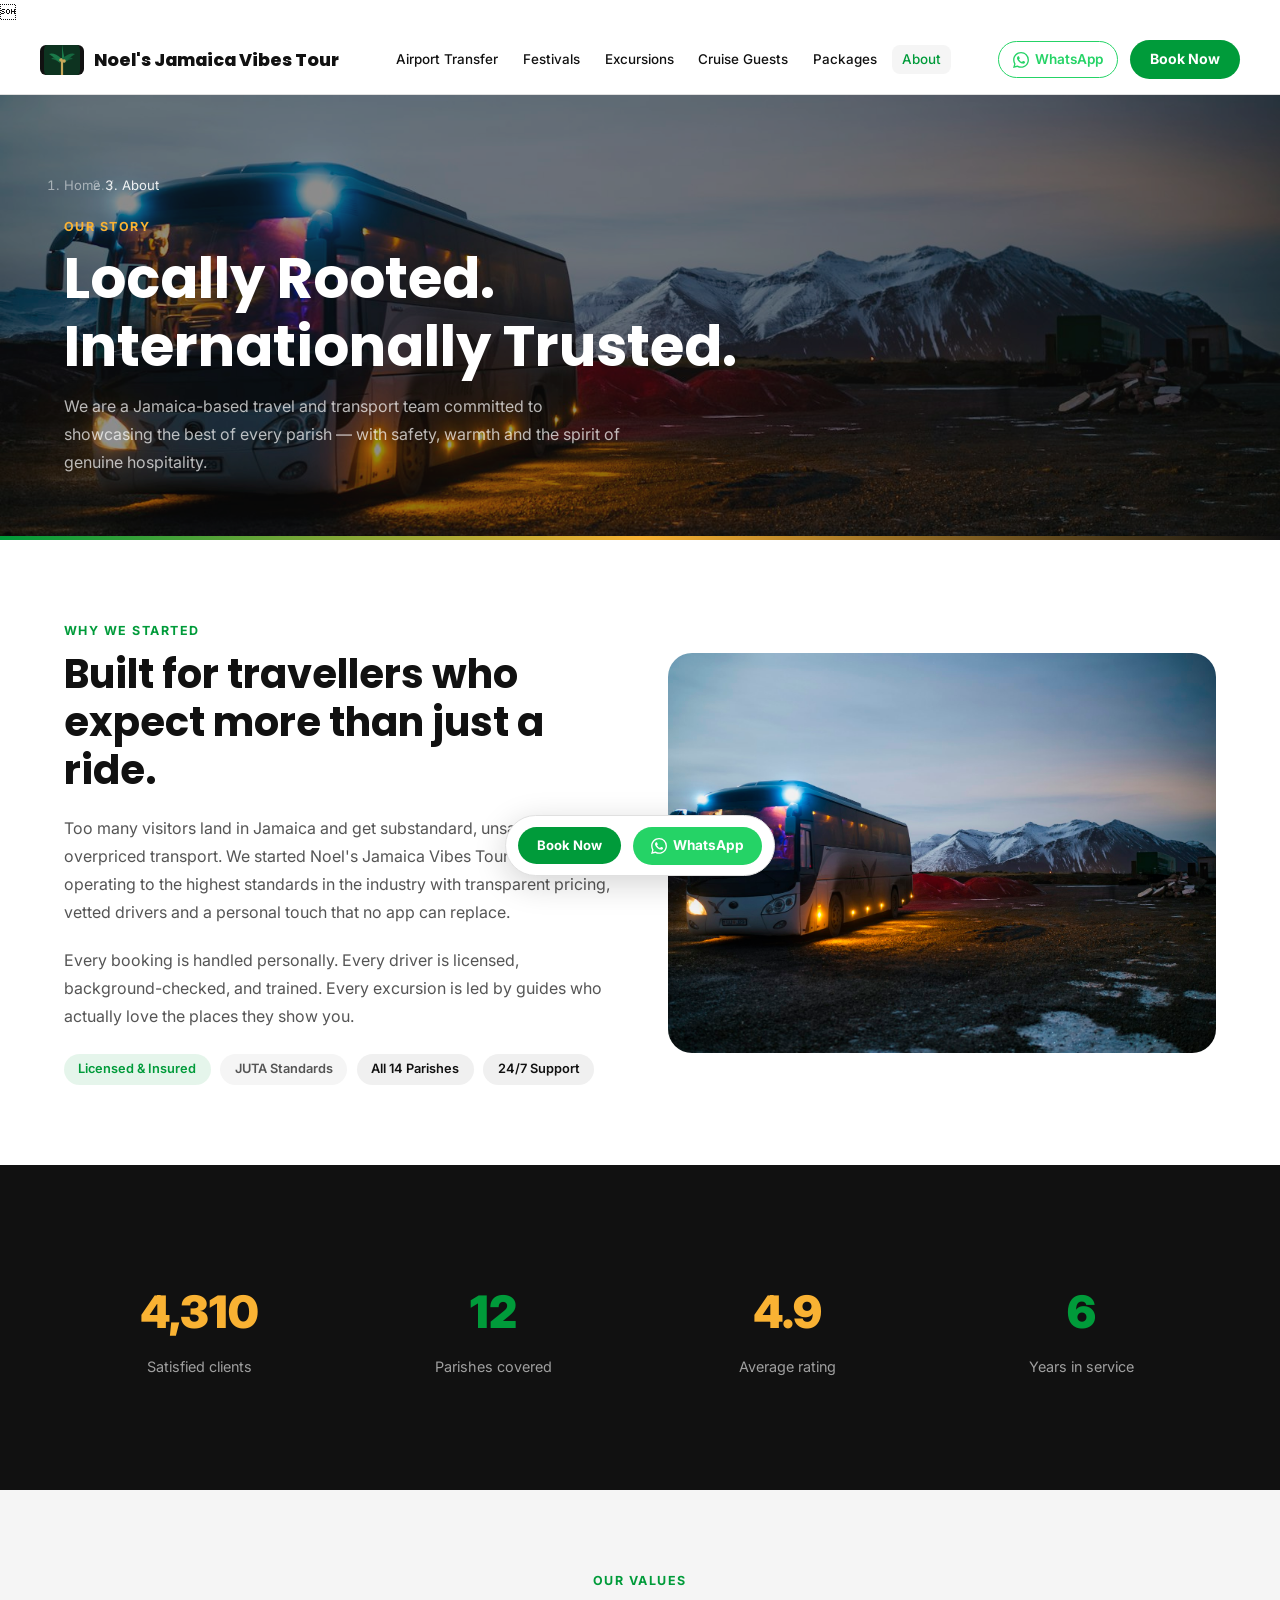
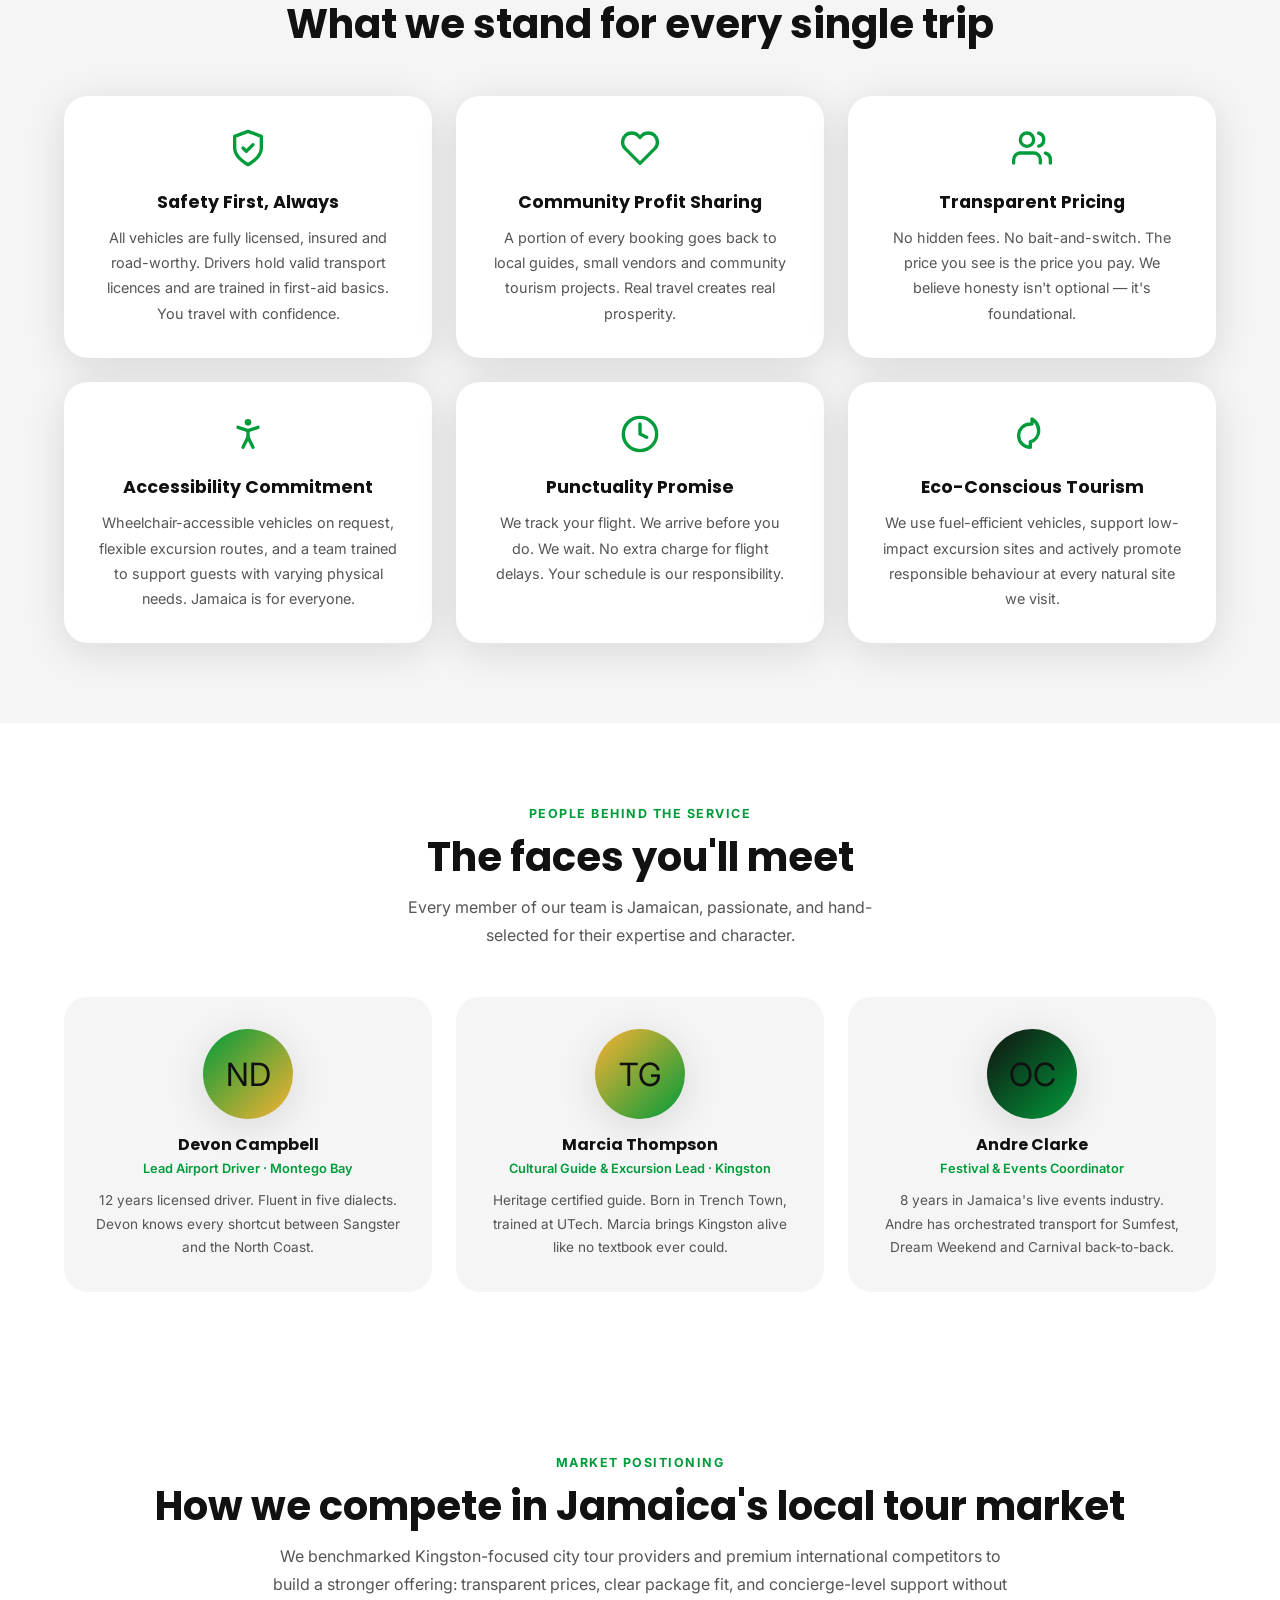
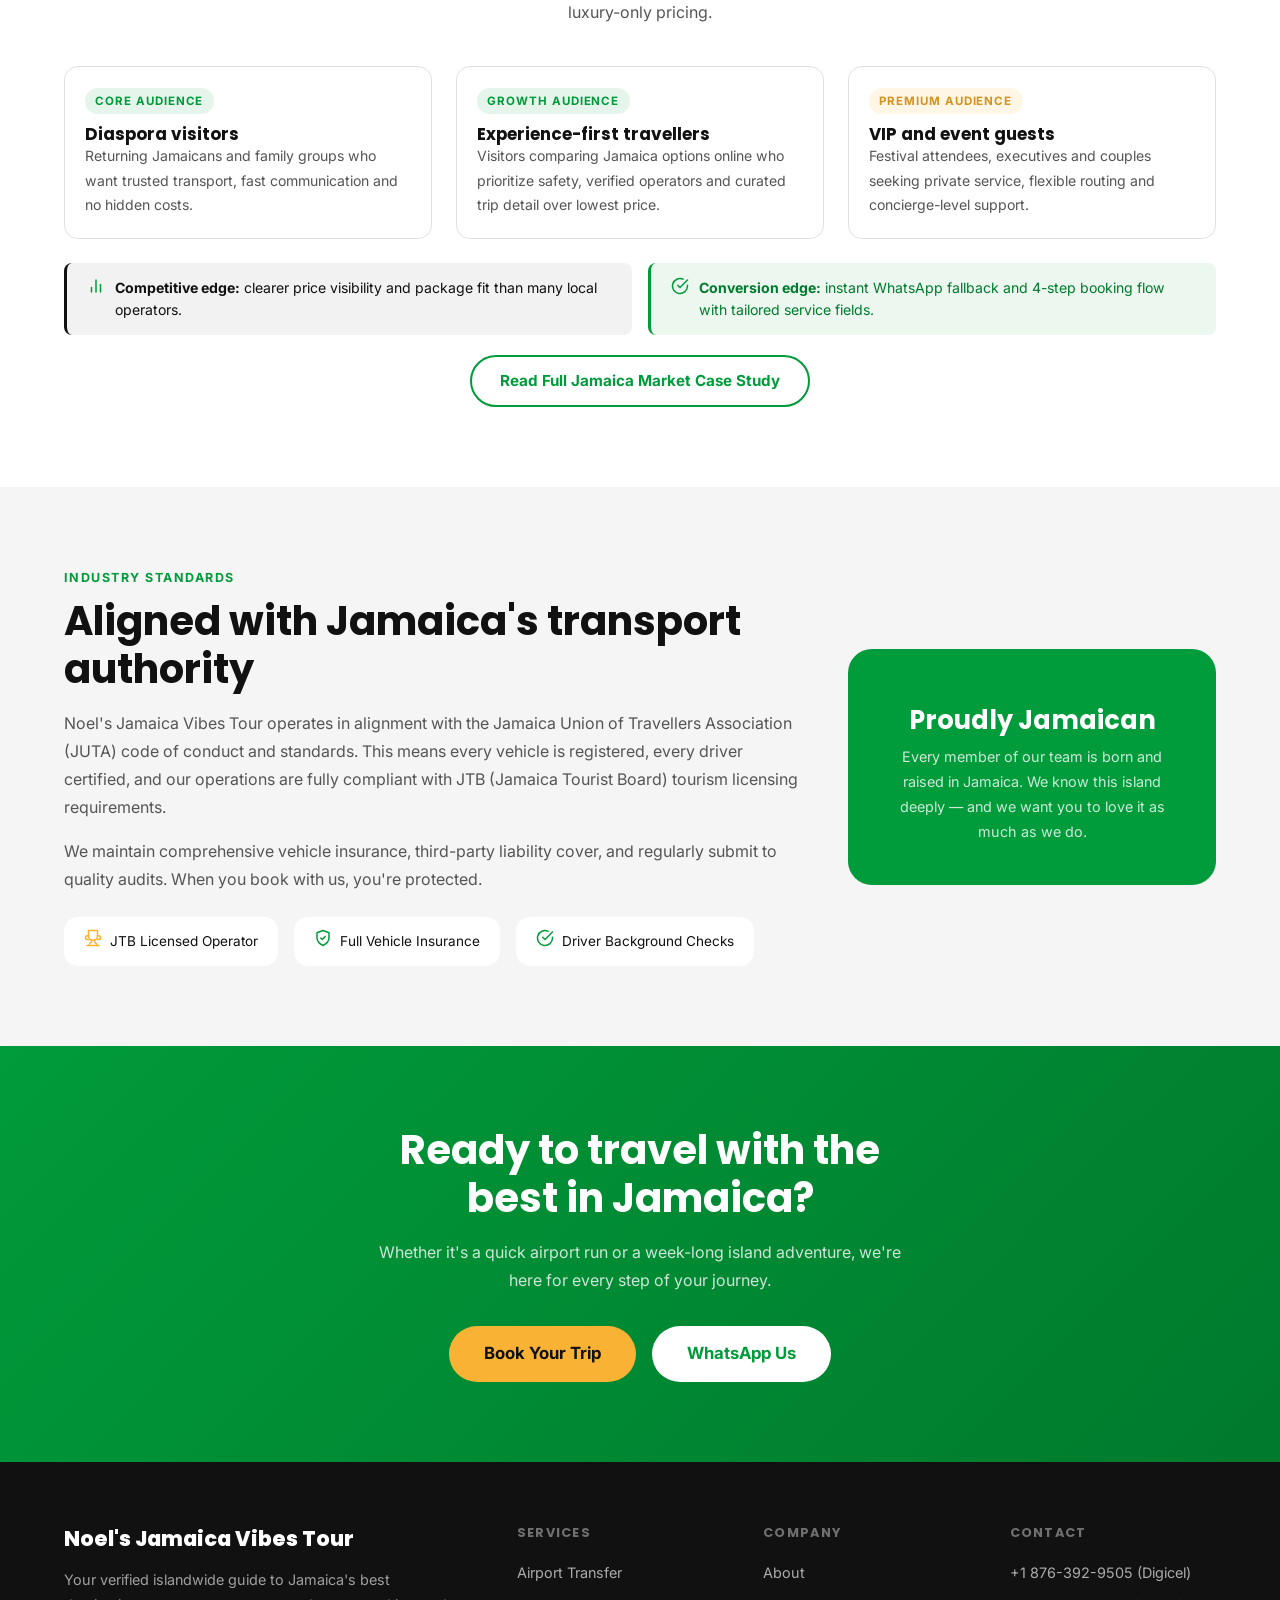
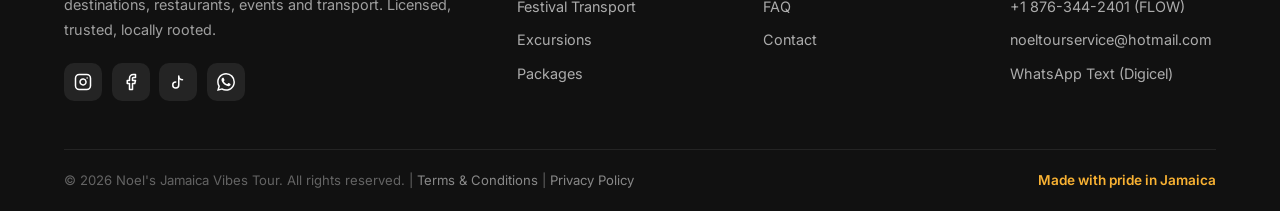
<file: about.html>
<!DOCTYPE html>
<html lang="en">
<head>
  <meta charset="UTF-8" />
  <meta name="viewport" content="width=device-width, initial-scale=1.0" />
  <meta name="description" content="About Noel's Jamaica Vibes Tour — locally rooted, internationally trusted. Meet our licensed drivers, cultural guides and the team behind Jamaica's most attentive travel experience." />
  <meta property="og:title" content="About Us — Noel's Jamaica Vibes Tour" />
  <meta property="og:description" content="About Noel's Jamaica Vibes Tour — locally rooted, internationally trusted. Meet our licensed drivers, cultural guides and the team behind Jamaica's most attentive travel experience." />
  <meta property="og:image" content="https://noels-jamaica-vibes-tour.vercel.app/assets/images/jamaica-culture-tour-group.jpg" />
  <meta property="og:url" content="https://noels-jamaica-vibes-tour.vercel.app/about.html" />
  <meta property="og:type" content="website" />
  <meta name="twitter:card" content="summary_large_image" />
  <meta name="twitter:image" content="https://noels-jamaica-vibes-tour.vercel.app/assets/images/jamaica-culture-tour-group.jpg" />
  <title>About Us — Noel's Jamaica Vibes Tour</title>
  <link rel="preconnect" href="https://fonts.googleapis.com" />
  <link href="https://fonts.googleapis.com/css2?family=Poppins:wght@600;700;800;900&family=Inter:wght@400;500;600;700&display=swap" rel="stylesheet" />
  <link rel="stylesheet" href="assets/css/global.css" />
  <link rel="icon" type="image/svg+xml" href="assets/favicon.svg" />
  <link rel="apple-touch-icon" href="assets/apple-touch-icon.png" />
  <link rel="manifest" href="manifest.json" />
  <link rel="canonical" href="https://noels-jamaica-vibes-tour.vercel.app/about.html" />
  <!-- Google Analytics 4 - swap G-XXXXXXXXXX for your real Measurement ID -->
  <script async src="https://www.googletagmanager.com/gtag/js?id=G-XXXXXXXXXX"></script>
  <script>window.dataLayer=window.dataLayer||[];function gtag(){dataLayer.push(arguments);}gtag('js',new Date());gtag('config','G-XXXXXXXXXX');</script>
<body>

<div class="trust-bar"><div class="trust-bar-inner"><span class="trust-bar-item">🇯🇲 100% Jamaican</span><span class="trust-bar-item">✅ Licensed Tour Standards</span><span class="trust-bar-item">🛡 Licensed &amp; Insured</span><span class="trust-bar-item">💚 Community Focused</span></div></div>

<nav class="nav" role="navigation" aria-label="Main navigation">
  <div class="nav-inner">
    <a href="index.html" class="nav-logo"><div class="logo-badge" aria-hidden="true"><svg xmlns="http://www.w3.org/2000/svg" viewBox="0 0 36 36" width="36" height="36" aria-hidden="true"><rect width="36" height="36" rx="8" fill="#0d3320"/><line x1="18" y1="34" x2="18" y2="17" stroke="#c8a85a" stroke-width="2.2" stroke-linecap="round"/><path d="M18,17 Q10,10 5,12 Q10,15 15,20" fill="#1a7a4a"/><path d="M18,17 Q18,7 18,2 Q19,10 21,18" fill="#1a7a4a"/><path d="M18,17 Q26,10 31,12 Q26,15 21,20" fill="#15683f"/><path d="M18,17 Q11,13 7,17 Q11,17 16,21" fill="#1a7a4a" opacity="0.75"/><path d="M18,17 Q25,13 29,17 Q25,17 20,21" fill="#15683f" opacity="0.75"/><circle cx="17" cy="18" r="1.8" fill="#c8a85a"/><circle cx="20" cy="19" r="1.8" fill="#c8a85a"/></svg></div><span>Noel's Jamaica Vibes Tour</span></a>
    <ul class="nav-links">
      <li><a href="airport-transfer.html">Airport Transfer</a></li>
      <li><a href="festival-transport.html">Festivals</a></li>
      <li><a href="excursions.html">Excursions</a></li>
      <li><a href="cruise-excursions.html">Cruise Guests</a></li>
      <li><a href="packages.html">Packages</a></li>
      <li><a href="about.html" class="active">About</a></li>
      
    </ul>
    <div class="nav-cta"><a href="https://wa.me/18763929505" class="nav-whatsapp" target="_blank" rel="noopener noreferrer" aria-label="Chat on WhatsApp"><svg width="16" height="16" viewBox="0 0 24 24" fill="currentColor" aria-hidden="true"><path d="M17.472 14.382c-.297-.149-1.758-.867-2.03-.967-.273-.099-.471-.148-.67.15-.197.297-.767.966-.94 1.164-.173.199-.347.223-.644.075-.297-.15-1.255-.463-2.39-1.475-.883-.788-1.48-1.761-1.653-2.059-.173-.297-.018-.458.13-.606.134-.133.298-.347.446-.52.149-.174.198-.298.298-.497.099-.198.05-.371-.025-.52-.075-.149-.669-1.612-.916-2.207-.242-.579-.487-.5-.669-.51-.173-.008-.371-.01-.57-.01-.198 0-.52.074-.792.372-.272.297-1.04 1.016-1.04 2.479 0 1.462 1.065 2.875 1.213 3.074.149.198 2.096 3.2 5.077 4.487.709.306 1.262.489 1.694.625.712.227 1.36.195 1.871.118.571-.085 1.758-.719 2.006-1.413.248-.694.248-1.289.173-1.413-.074-.124-.272-.198-.57-.347m-5.421 7.403h-.004a9.87 9.87 0 01-5.031-1.378l-.361-.214-3.741.982.998-3.648-.235-.374a9.86 9.86 0 01-1.51-5.26c.001-5.45 4.436-9.884 9.888-9.884 2.64 0 5.122 1.03 6.988 2.898a9.825 9.825 0 012.893 6.994c-.003 5.45-4.437 9.884-9.885 9.884m8.413-18.297A11.815 11.815 0 0012.05 0C5.495 0 .16 5.335.157 11.892c0 2.096.547 4.142 1.588 5.945L.057 24l6.305-1.654a11.882 11.882 0 005.683 1.448h.005c6.554 0 11.89-5.335 11.893-11.893a11.821 11.821 0 00-3.48-8.413z"/></svg> WhatsApp</a><a href="contact.html" class="nav-book-btn">Book Now</a></div>
    <button class="nav-hamburger" id="menuBtn" aria-label="Toggle mobile menu" aria-expanded="false"><span></span><span></span><span></span></button>
  </div>
  <div id="mobileMenu" class="mobile-menu">
    <a href="airport-transfer.html">Airport Transfer</a><a href="festival-transport.html">Festival Transport</a><a href="excursions.html">Excursions</a><a href="cruise-excursions.html">Cruise Guests</a><a href="packages.html">Packages</a><a href="about.html">About</a><a href="faq.html">FAQ</a>
    <a href="contact.html" class="mobile-book-btn">Book Your Trip</a>
  </div>
</nav>

<main id="main-content">

<section class="page-hero">
  <div class="page-hero-bg" style="background-image:url('assets/images/jamaica-accessible-transport.jpg');" aria-hidden="true"></div>
  <div class="container page-hero-content">
    <nav aria-label="Breadcrumb" style="margin-bottom:1.25rem;"><ol style="display:flex;gap:0.5rem;font-size:0.82rem;color:rgba(255,255,255,0.5);"><li><a href="index.html" style="color:rgba(255,255,255,0.5);">Home</a></li><li style="color:rgba(255,255,255,0.3);">/</li><li style="color:rgba(255,255,255,0.9);">About</li></ol></nav>
    <p class="section-label">Our Story</p>
    <h1>Locally Rooted.<br/>Internationally Trusted.</h1>
    <p style="margin-top:0.75rem;max-width:560px;">We are a Jamaica-based travel and transport team committed to showcasing the best of every parish — with safety, warmth and the spirit of genuine hospitality.</p>
  </div>
</section>

<!-- MISSION -->
<section class="section" aria-labelledby="mission-heading">
  <div class="container">
    <div style="display:grid;grid-template-columns:1fr 1fr;gap:3.5rem;align-items:center;">
      <div class="reveal">
        <p class="section-label">Why We Started</p>
        <h2 id="mission-heading">Built for travellers who expect more than just a ride.</h2>
        <p style="color:var(--gray-text);margin:1.25rem 0;">Too many visitors land in Jamaica and get substandard, unsafe or overpriced transport. We started Noel's Jamaica Vibes Tour to fix that — operating to the highest standards in the industry with transparent pricing, vetted drivers and a personal touch that no app can replace.</p>
        <p style="color:var(--gray-text);margin-bottom:1.5rem;">Every booking is handled personally. Every driver is licensed, background-checked, and trained. Every excursion is led by guides who actually love the places they show you.</p>
        <div style="display:flex;flex-wrap:wrap;gap:0.6rem;">
          <span class="badge badge-verified">Licensed &amp; Insured</span>
          <span class="badge badge-accessible">JUTA Standards</span>
          <span class="badge" style="background:#f0f0f0;color:var(--black);">All 14 Parishes</span>
          <span class="badge" style="background:#f0f0f0;color:var(--black);">24/7 Support</span>
        </div>
      </div>
      <div class="reveal reveal-delay-1">
        <img src="assets/images/jamaica-accessible-transport.jpg" alt="Noel's Jamaica Vibes Tour team with licensed vehicle" style="width:100%;border-radius:var(--radius-lg);object-fit:cover;height:400px;box-shadow:var(--shadow-xl);" loading="lazy" />
      </div>
    </div>
  </div>
</section>

<!-- STATS -->
<section class="section" style="background:var(--black);" aria-label="Key stats">
  <div class="container">
    <div class="grid-4">
      <div style="text-align:center;padding:2rem;" class="reveal">
        <div style="font-size:2.8rem;font-weight:900;color:var(--gold);" data-count="5000">0</div>
        <div style="color:rgba(255,255,255,0.6);font-size:0.9rem;margin-top:0.4rem;">Satisfied clients</div>
      </div>
      <div style="text-align:center;padding:2rem;" class="reveal reveal-delay-1">
        <div style="font-size:2.8rem;font-weight:900;color:var(--green);" data-count="14">0</div>
        <div style="color:rgba(255,255,255,0.6);font-size:0.9rem;margin-top:0.4rem;">Parishes covered</div>
      </div>
      <div style="text-align:center;padding:2rem;" class="reveal reveal-delay-2">
        <div style="font-size:2.8rem;font-weight:900;color:var(--gold);">4.9★</div>
        <div style="color:rgba(255,255,255,0.6);font-size:0.9rem;margin-top:0.4rem;">Average rating</div>
      </div>
      <div style="text-align:center;padding:2rem;" class="reveal reveal-delay-3">
        <div style="font-size:2.8rem;font-weight:900;color:var(--green);" data-count="7">0</div>
        <div style="color:rgba(255,255,255,0.6);font-size:0.9rem;margin-top:0.4rem;">Years in service</div>
      </div>
    </div>
  </div>
</section>

<!-- VALUES -->
<section class="section section-alt" aria-labelledby="values-heading">
  <div class="container">
    <div style="text-align:center;margin-bottom:3rem;">
      <p class="section-label">Our Values</p>
      <h2 class="reveal" id="values-heading">What we stand for every single trip</h2>
    </div>
    <div class="grid-3">
      <div style="padding:2rem;background:white;border-radius:var(--radius-lg);box-shadow:var(--shadow-md);text-align:center;" class="reveal">
        <div style="margin-bottom:1rem;color:var(--green);"><svg width="40" height="40" viewBox="0 0 24 24" fill="none" stroke="currentColor" stroke-width="2" stroke-linecap="round" stroke-linejoin="round" aria-hidden="true"><path d="M12 22s8-4 8-10V5l-8-3-8 3v7c0 6 8 10 8 10z"/><path d="m9 12 2 2 4-4"/></svg></div>
        <h3 style="font-size:1.1rem;margin-bottom:0.75rem;">Safety First, Always</h3>
        <p style="font-size:0.9rem;color:var(--gray-text);">All vehicles are fully licensed, insured and road-worthy. Drivers hold valid transport licences and are trained in first-aid basics. You travel with confidence.</p>
      </div>
      <div style="padding:2rem;background:white;border-radius:var(--radius-lg);box-shadow:var(--shadow-md);text-align:center;" class="reveal reveal-delay-1">
        <div style="margin-bottom:1rem;color:var(--green);"><svg width="40" height="40" viewBox="0 0 24 24" fill="none" stroke="currentColor" stroke-width="2" stroke-linecap="round" stroke-linejoin="round" aria-hidden="true"><path d="M20.84 4.61a5.5 5.5 0 00-7.78 0L12 5.67l-1.06-1.06a5.5 5.5 0 00-7.78 7.78l1.06 1.06L12 21.23l7.78-7.78 1.06-1.06a5.5 5.5 0 000-7.78z"/></svg></div>
        <h3 style="font-size:1.1rem;margin-bottom:0.75rem;">Community Profit Sharing</h3>
        <p style="font-size:0.9rem;color:var(--gray-text);">A portion of every booking goes back to local guides, small vendors and community tourism projects. Real travel creates real prosperity.</p>
      </div>
      <div style="padding:2rem;background:white;border-radius:var(--radius-lg);box-shadow:var(--shadow-md);text-align:center;" class="reveal reveal-delay-2">
        <div style="margin-bottom:1rem;color:var(--green);"><svg width="40" height="40" viewBox="0 0 24 24" fill="none" stroke="currentColor" stroke-width="2" stroke-linecap="round" stroke-linejoin="round" aria-hidden="true"><path d="M17 21v-2a4 4 0 00-4-4H5a4 4 0 00-4 4v2"/><circle cx="9" cy="7" r="4"/><path d="M23 21v-2a4 4 0 00-3-3.87"/><path d="M16 3.13a4 4 0 010 7.75"/></svg></div>
        <h3 style="font-size:1.1rem;margin-bottom:0.75rem;">Transparent Pricing</h3>
        <p style="font-size:0.9rem;color:var(--gray-text);">No hidden fees. No bait-and-switch. The price you see is the price you pay. We believe honesty isn't optional — it's foundational.</p>
      </div>
      <div style="padding:2rem;background:white;border-radius:var(--radius-lg);box-shadow:var(--shadow-md);text-align:center;" class="reveal">
        <div style="margin-bottom:1rem;color:var(--green);"><svg width="40" height="40" viewBox="0 0 24 24" fill="none" stroke="currentColor" stroke-width="2" stroke-linecap="round" stroke-linejoin="round" aria-hidden="true"><circle cx="12" cy="5" r="1"/><path d="M9 20l3-6 3 6"/><path d="M6 8l6 2 6-2"/><path d="M12 10v4"/></svg></div>
        <h3 style="font-size:1.1rem;margin-bottom:0.75rem;">Accessibility Commitment</h3>
        <p style="font-size:0.9rem;color:var(--gray-text);">Wheelchair-accessible vehicles on request, flexible excursion routes, and a team trained to support guests with varying physical needs. Jamaica is for everyone.</p>
      </div>
      <div style="padding:2rem;background:white;border-radius:var(--radius-lg);box-shadow:var(--shadow-md);text-align:center;" class="reveal reveal-delay-1">
        <div style="margin-bottom:1rem;color:var(--green);"><svg width="40" height="40" viewBox="0 0 24 24" fill="none" stroke="currentColor" stroke-width="2" stroke-linecap="round" stroke-linejoin="round" aria-hidden="true"><circle cx="12" cy="12" r="10"/><polyline points="12 6 12 12 16 14"/></svg></div>
        <h3 style="font-size:1.1rem;margin-bottom:0.75rem;">Punctuality Promise</h3>
        <p style="font-size:0.9rem;color:var(--gray-text);">We track your flight. We arrive before you do. We wait. No extra charge for flight delays. Your schedule is our responsibility.</p>
      </div>
      <div style="padding:2rem;background:white;border-radius:var(--radius-lg);box-shadow:var(--shadow-md);text-align:center;" class="reveal reveal-delay-2">
        <div style="margin-bottom:1rem;color:var(--green);"><svg width="40" height="40" viewBox="0 0 24 24" fill="none" stroke="currentColor" stroke-width="2" stroke-linecap="round" stroke-linejoin="round" aria-hidden="true"><path d="M11 20A7 7 0 014 13c0-4 3-7 7-7h1V3s4 2 4 7a7 7 0 01-5 6.7V20"/></svg></div>
        <h3 style="font-size:1.1rem;margin-bottom:0.75rem;">Eco-Conscious Tourism</h3>
        <p style="font-size:0.9rem;color:var(--gray-text);">We use fuel-efficient vehicles, support low-impact excursion sites and actively promote responsible behaviour at every natural site we visit.</p>
      </div>
    </div>
  </div>
</section>

<!-- TEAM -->
<section class="section" aria-labelledby="team-heading">
  <div class="container">
    <div style="text-align:center;margin-bottom:3rem;">
      <p class="section-label">People Behind the Service</p>
      <h2 class="reveal" id="team-heading">The faces you'll meet</h2>
      <p class="reveal reveal-delay-1" style="max-width:500px;margin:0.75rem auto 0;">Every member of our team is Jamaican, passionate, and hand-selected for their expertise and character.</p>
    </div>
    <div class="grid-3">
      <div style="text-align:center;padding:2rem;background:var(--gray-light);border-radius:var(--radius-lg);" class="reveal">
        <div style="width:90px;height:90px;border-radius:50%;background:linear-gradient(135deg,var(--green),var(--gold));display:flex;align-items:center;justify-content:center;font-size:2rem;margin:0 auto 1rem;box-shadow:var(--shadow-md);">ND</div>
        <h3 style="font-size:1rem;margin-bottom:0.25rem;">Devon Campbell</h3>
        <p style="font-size:0.8rem;color:var(--green);font-weight:600;margin-bottom:0.5rem;">Lead Airport Driver · Montego Bay</p>
        <p style="font-size:0.85rem;color:var(--gray-text);">12 years licensed driver. Fluent in five dialects. Devon knows every shortcut between Sangster and the North Coast.</p>
      </div>
      <div style="text-align:center;padding:2rem;background:var(--gray-light);border-radius:var(--radius-lg);" class="reveal reveal-delay-1">
        <div style="width:90px;height:90px;border-radius:50%;background:linear-gradient(135deg,var(--gold),var(--green));display:flex;align-items:center;justify-content:center;font-size:2rem;margin:0 auto 1rem;box-shadow:var(--shadow-md);">TG</div>
        <h3 style="font-size:1rem;margin-bottom:0.25rem;">Marcia Thompson</h3>
        <p style="font-size:0.8rem;color:var(--green);font-weight:600;margin-bottom:0.5rem;">Cultural Guide &amp; Excursion Lead · Kingston</p>
        <p style="font-size:0.85rem;color:var(--gray-text);">Heritage certified guide. Born in Trench Town, trained at UTech. Marcia brings Kingston alive like no textbook ever could.</p>
      </div>
      <div style="text-align:center;padding:2rem;background:var(--gray-light);border-radius:var(--radius-lg);" class="reveal reveal-delay-2">
        <div style="width:90px;height:90px;border-radius:50%;background:linear-gradient(135deg,var(--black),var(--green));display:flex;align-items:center;justify-content:center;font-size:2rem;margin:0 auto 1rem;box-shadow:var(--shadow-md);">OC</div>
        <h3 style="font-size:1rem;margin-bottom:0.25rem;">Andre Clarke</h3>
        <p style="font-size:0.8rem;color:var(--green);font-weight:600;margin-bottom:0.5rem;">Festival &amp; Events Coordinator</p>
        <p style="font-size:0.85rem;color:var(--gray-text);">8 years in Jamaica's live events industry. Andre has orchestrated transport for Sumfest, Dream Weekend and Carnival back-to-back.</p>
      </div>
    </div>
  </div>
</section>

<!-- MARKET STRATEGY -->
<section class="section" aria-labelledby="market-heading">
  <div class="container">
    <div style="text-align:center;margin-bottom:2.5rem;">
      <p class="section-label">Market Positioning</p>
      <h2 class="reveal" id="market-heading">How we compete in Jamaica's local tour market</h2>
      <p class="reveal reveal-delay-1" style="max-width:760px;margin:0.75rem auto 0;">We benchmarked Kingston-focused city tour providers and premium international competitors to build a stronger offering: transparent prices, clear package fit, and concierge-level support without luxury-only pricing.</p>
    </div>

    <div class="grid-3">
      <div class="card reveal" style="box-shadow:none;border:1px solid var(--gray-mid);">
        <div class="card-body">
          <span class="card-tag green">Core audience</span>
          <h3 style="font-size:1.05rem;">Diaspora visitors</h3>
          <p style="font-size:0.88rem;">Returning Jamaicans and family groups who want trusted transport, fast communication and no hidden costs.</p>
        </div>
      </div>
      <div class="card reveal reveal-delay-1" style="box-shadow:none;border:1px solid var(--gray-mid);">
        <div class="card-body">
          <span class="card-tag green">Growth audience</span>
          <h3 style="font-size:1.05rem;">Experience-first travellers</h3>
          <p style="font-size:0.88rem;">Visitors comparing Jamaica options online who prioritize safety, verified operators and curated trip detail over lowest price.</p>
        </div>
      </div>
      <div class="card reveal reveal-delay-2" style="box-shadow:none;border:1px solid var(--gray-mid);">
        <div class="card-body">
          <span class="card-tag gold">Premium audience</span>
          <h3 style="font-size:1.05rem;">VIP and event guests</h3>
          <p style="font-size:0.88rem;">Festival attendees, executives and couples seeking private service, flexible routing and concierge-level support.</p>
        </div>
      </div>
    </div>

    <div style="margin-top:1.5rem;display:grid;grid-template-columns:1fr 1fr;gap:1rem;" class="reveal">
      <div class="notice notice-info"><span style="color:var(--green);"><svg width="18" height="18" viewBox="0 0 24 24" fill="none" stroke="currentColor" stroke-width="2" stroke-linecap="round" stroke-linejoin="round" aria-hidden="true"><line x1="18" y1="20" x2="18" y2="10"/><line x1="12" y1="20" x2="12" y2="4"/><line x1="6" y1="20" x2="6" y2="14"/></svg></span><span><strong>Competitive edge:</strong> clearer price visibility and package fit than many local operators.</span></div>
      <div class="notice notice-success"><span style="color:var(--green);"><svg width="18" height="18" viewBox="0 0 24 24" fill="none" stroke="currentColor" stroke-width="2" stroke-linecap="round" stroke-linejoin="round" aria-hidden="true"><path d="M22 11.08V12a10 10 0 11-5.93-9.14"/><polyline points="22 4 12 14.01 9 11.01"/></svg></span><span><strong>Conversion edge:</strong> instant WhatsApp fallback and 4-step booking flow with tailored service fields.</span></div>
    </div>

    <div style="margin-top:1.25rem;text-align:center;" class="reveal reveal-delay-1">
      <a href="market-insights.html" class="btn btn-outline-green">Read Full Jamaica Market Case Study</a>
    </div>
  </div>
</section>

<!-- JUTA ALIGNMENT -->
<section class="section section-alt" aria-labelledby="juta-heading">
  <div class="container">
    <div style="display:grid;grid-template-columns:2fr 1fr;gap:3rem;align-items:center;">
      <div class="reveal">
        <p class="section-label">Industry Standards</p>
        <h2 id="juta-heading">Aligned with Jamaica's transport authority</h2>
        <p style="color:var(--gray-text);margin:1rem 0;">Noel's Jamaica Vibes Tour operates in alignment with the Jamaica Union of Travellers Association (JUTA) code of conduct and standards. This means every vehicle is registered, every driver certified, and our operations are fully compliant with JTB (Jamaica Tourist Board) tourism licensing requirements.</p>
        <p style="color:var(--gray-text);margin-bottom:1.5rem;">We maintain comprehensive vehicle insurance, third-party liability cover, and regularly submit to quality audits. When you book with us, you're protected.</p>
        <div style="display:flex;flex-wrap:wrap;gap:1rem;">
          <div style="padding:0.75rem 1.25rem;background:white;border-radius:var(--radius-md);box-shadow:var(--shadow-sm);font-size:0.85rem;display:flex;align-items:center;gap:0.5rem;"><span style="color:var(--gold);"><svg width="18" height="18" viewBox="0 0 24 24" fill="none" stroke="currentColor" stroke-width="2" stroke-linecap="round" stroke-linejoin="round" aria-hidden="true"><path d="M6 9H4.5a2.5 2.5 0 000 5H6"/><path d="M18 9h1.5a2.5 2.5 0 010 5H18"/><path d="M4 22h16"/><path d="M10 14.66V17c0 .55-.47.98-.97 1.21C7.85 18.75 7 20.24 7 22"/><path d="M14 14.66V17c0 .55.47.98.97 1.21C16.15 18.75 17 20.24 17 22"/><path d="M18 2H6v7a6 6 0 0012 0V2z"/></svg></span> JTB Licensed Operator</div>
          <div style="padding:0.75rem 1.25rem;background:white;border-radius:var(--radius-md);box-shadow:var(--shadow-sm);font-size:0.85rem;display:flex;align-items:center;gap:0.5rem;"><span style="color:var(--green);"><svg width="18" height="18" viewBox="0 0 24 24" fill="none" stroke="currentColor" stroke-width="2" stroke-linecap="round" stroke-linejoin="round" aria-hidden="true"><path d="M12 22s8-4 8-10V5l-8-3-8 3v7c0 6 8 10 8 10z"/><path d="m9 12 2 2 4-4"/></svg></span> Full Vehicle Insurance</div>
          <div style="padding:0.75rem 1.25rem;background:white;border-radius:var(--radius-md);box-shadow:var(--shadow-sm);font-size:0.85rem;display:flex;align-items:center;gap:0.5rem;"><span style="color:var(--green);"><svg width="18" height="18" viewBox="0 0 24 24" fill="none" stroke="currentColor" stroke-width="2" stroke-linecap="round" stroke-linejoin="round" aria-hidden="true"><path d="M22 11.08V12a10 10 0 11-5.93-9.14"/><polyline points="22 4 12 14.01 9 11.01"/></svg></span> Driver Background Checks</div>
        </div>
      </div>
      <div class="reveal reveal-delay-1" style="text-align:center;padding:2.5rem;background:var(--green);border-radius:var(--radius-lg);">
        <div style="font-size:3rem;margin-bottom:1rem;">🇯🇲</div>
        <h3 style="color:white;margin-bottom:0.5rem;">Proudly Jamaican</h3>
        <p style="color:rgba(255,255,255,0.8);font-size:0.9rem;">Every member of our team is born and raised in Jamaica. We know this island deeply — and we want you to love it as much as we do.</p>
      </div>
    </div>
  </div>
</section>

<!-- CTA -->
<section class="section" style="background:linear-gradient(135deg,var(--green),#007a2d);" aria-label="Book now call to action">
  <div class="container" style="text-align:center;max-width:600px;">
    <h2 style="color:white;" class="reveal">Ready to travel with the best in Jamaica?</h2>
    <p style="color:rgba(255,255,255,0.8);margin:1rem 0 2rem;" class="reveal reveal-delay-1">Whether it's a quick airport run or a week-long island adventure, we're here for every step of your journey.</p>
    <div class="reveal reveal-delay-2" style="display:flex;gap:1rem;justify-content:center;flex-wrap:wrap;">
      <a href="contact.html" class="btn btn-gold btn-lg">Book Your Trip</a>
      <a href="https://wa.me/18763929505" class="btn btn-lg" style="background:white;color:var(--green);font-weight:700;" target="_blank" rel="noopener noreferrer">💬 WhatsApp Us</a>
    </div>
  </div>
</section>

</main>

<footer class="footer" role="contentinfo">
  <div class="container">
    <div class="footer-grid">
      <div class="footer-brand"><div class="logo-text">Noel's Jamaica Vibes Tour 🇯🇲</div><p>Your verified islandwide guide to Jamaica's best destinations, restaurants, events and transport. Licensed, trusted, locally rooted.</p><div class="footer-social"><a href="https://www.instagram.com/noeljatourservice" target="_blank" rel="noopener noreferrer" aria-label="Follow on Instagram"><svg width="18" height="18" viewBox="0 0 24 24" fill="none" stroke="currentColor" stroke-width="2" stroke-linecap="round" stroke-linejoin="round" aria-hidden="true"><rect x="2" y="2" width="20" height="20" rx="5" ry="5"/><path d="M16 11.37A4 4 0 1112.63 8 4 4 0 0116 11.37z"/><line x1="17.5" y1="6.5" x2="17.51" y2="6.5"/></svg></a><a href="https://facebook.com/jutatoursja" target="_blank" rel="noopener noreferrer" aria-label="Follow on Facebook"><svg width="18" height="18" viewBox="0 0 24 24" fill="none" stroke="currentColor" stroke-width="2" stroke-linecap="round" stroke-linejoin="round" aria-hidden="true"><path d="M18 2h-3a5 5 0 00-5 5v3H7v4h3v8h4v-8h3l1-4h-4V7a1 1 0 011-1h3z"/></svg></a><a href="https://tiktok.com/@jutatoursja" target="_blank" rel="noopener noreferrer" aria-label="Follow on TikTok"><svg width="18" height="18" viewBox="0 0 24 24" fill="none" stroke="currentColor" stroke-width="2" stroke-linecap="round" stroke-linejoin="round" aria-hidden="true"><path d="M9 12a4 4 0 104 4V4a5 5 0 005 5"/></svg></a><a href="https://wa.me/18763929505" target="_blank" rel="noopener noreferrer" aria-label="WhatsApp us"><svg width="18" height="18" viewBox="0 0 24 24" fill="currentColor" stroke="none" aria-hidden="true"><path d="M17.472 14.382c-.297-.149-1.758-.867-2.03-.967-.273-.099-.471-.148-.67.15-.197.297-.767.966-.94 1.164-.173.199-.347.223-.644.075-.297-.15-1.255-.463-2.39-1.475-.883-.788-1.48-1.761-1.653-2.059-.173-.297-.018-.458.13-.606.134-.133.298-.347.446-.52.149-.174.198-.298.298-.497.099-.198.05-.371-.025-.52-.075-.149-.669-1.612-.916-2.207-.242-.579-.487-.5-.669-.51-.173-.008-.371-.01-.57-.01-.198 0-.52.074-.792.372-.272.297-1.04 1.016-1.04 2.479 0 1.462 1.065 2.875 1.213 3.074.149.198 2.096 3.2 5.077 4.487.709.306 1.262.489 1.694.625.712.227 1.36.195 1.871.118.571-.085 1.758-.719 2.006-1.413.248-.694.248-1.289.173-1.413-.074-.124-.272-.198-.57-.347m-5.421 7.403h-.004a9.87 9.87 0 01-5.031-1.378l-.361-.214-3.741.982.998-3.648-.235-.374a9.86 9.86 0 01-1.51-5.26c.001-5.45 4.436-9.884 9.888-9.884 2.64 0 5.122 1.03 6.988 2.898a9.825 9.825 0 012.893 6.994c-.003 5.45-4.437 9.884-9.885 9.884m8.413-18.297A11.815 11.815 0 0012.05 0C5.495 0 .16 5.335.157 11.892c0 2.096.547 4.142 1.588 5.945L.057 24l6.305-1.654a11.882 11.882 0 005.683 1.448h.005c6.554 0 11.89-5.335 11.893-11.893a11.821 11.821 0 00-3.48-8.413z"/></svg></a></div></div>
      <div><p class="footer-heading">Services</p><ul class="footer-links"><li><a href="airport-transfer.html">Airport Transfer</a></li><li><a href="festival-transport.html">Festival Transport</a></li><li><a href="excursions.html">Excursions</a></li><li><a href="packages.html">Packages</a></li></ul></div>
      <div><p class="footer-heading">Company</p><ul class="footer-links"><li><a href="about.html">About</a></li><li><a href="faq.html">FAQ</a></li><li><a href="contact.html">Contact</a></li></ul></div>
      <div><p class="footer-heading">Contact</p><ul class="footer-links"><li><a href="tel:+18763929505">+1 876-392-9505 (Digicel)</a></li><li><a href="tel:+18763442401">+1 876-344-2401 (FLOW)</a></li><li><a href="mailto:noeltourservice@hotmail.com">noeltourservice@hotmail.com</a></li><li><a href="https://wa.me/18763929505">WhatsApp Text (Digicel)</a></li></ul></div>
    </div>
    <div class="footer-bottom"><span>&copy; 2026 Noel's Jamaica Vibes Tour. All rights reserved. | <a href="faq.html#legal">Terms &amp; Conditions</a> | <a href="faq.html#privacy">Privacy Policy</a></span><div class="footer-flag">🇯🇲 Made with pride in Jamaica</div></div>
  </div>
</footer>

<div class="sticky-cta"><a href="contact.html" class="btn btn-primary btn-sm">Book Now</a><a href="https://wa.me/18763929505" class="whatsapp-pill" target="_blank" rel="noopener noreferrer" aria-label="Open WhatsApp"><svg width="16" height="16" viewBox="0 0 24 24" fill="currentColor" aria-hidden="true"><path d="M17.472 14.382c-.297-.149-1.758-.867-2.03-.967-.273-.099-.471-.148-.67.15-.197.297-.767.966-.94 1.164-.173.199-.347.223-.644.075-.297-.15-1.255-.463-2.39-1.475-.883-.788-1.48-1.761-1.653-2.059-.173-.297-.018-.458.13-.606.134-.133.298-.347.446-.52.149-.174.198-.298.298-.497.099-.198.05-.371-.025-.52-.075-.149-.669-1.612-.916-2.207-.242-.579-.487-.5-.669-.51-.173-.008-.371-.01-.57-.01-.198 0-.52.074-.792.372-.272.297-1.04 1.016-1.04 2.479 0 1.462 1.065 2.875 1.213 3.074.149.198 2.096 3.2 5.077 4.487.709.306 1.262.489 1.694.625.712.227 1.36.195 1.871.118.571-.085 1.758-.719 2.006-1.413.248-.694.248-1.289.173-1.413-.074-.124-.272-.198-.57-.347m-5.421 7.403h-.004a9.87 9.87 0 01-5.031-1.378l-.361-.214-3.741.982.998-3.648-.235-.374a9.86 9.86 0 01-1.51-5.26c.001-5.45 4.436-9.884 9.888-9.884 2.64 0 5.122 1.03 6.988 2.898a9.825 9.825 0 012.893 6.994c-.003 5.45-4.437 9.884-9.885 9.884m8.413-18.297A11.815 11.815 0 0012.05 0C5.495 0 .16 5.335.157 11.892c0 2.096.547 4.142 1.588 5.945L.057 24l6.305-1.654a11.882 11.882 0 005.683 1.448h.005c6.554 0 11.89-5.335 11.893-11.893a11.821 11.821 0 00-3.48-8.413z"/></svg> WhatsApp</a></div>
<div class="a11y-panel" role="region" aria-label="Accessibility options"><button class="a11y-trigger" id="a11yTrigger" aria-label="Accessibility settings" aria-expanded="false" aria-controls="a11yMenu"><svg width="20" height="20" viewBox="0 0 24 24" fill="none" stroke="currentColor" stroke-width="2" stroke-linecap="round" stroke-linejoin="round" aria-hidden="true"><circle cx="12" cy="5" r="1"/><path d="M9 20l3-6 3 6"/><path d="M6 8l6 2 6-2"/><path d="M12 10v4"/></svg></button><div id="a11yMenu" class="a11y-menu" role="dialog" aria-label="Accessibility menu"><strong style="font-size:0.8rem;color:var(--gray-text);text-transform:uppercase;letter-spacing:0.08em;">Accessibility</strong><button id="a11yHighContrast"><svg width="14" height="14" viewBox="0 0 24 24" fill="none" stroke="currentColor" stroke-width="2" stroke-linecap="round" stroke-linejoin="round" aria-hidden="true"><circle cx="12" cy="12" r="10"/><path d="M12 2v20M2 12h20"/></svg> High contrast mode</button><button id="a11yLargeText"><svg width="14" height="14" viewBox="0 0 24 24" fill="none" stroke="currentColor" stroke-width="2" stroke-linecap="round" stroke-linejoin="round" aria-hidden="true"><polyline points="4 7 4 4 20 4 20 7"/><line x1="9" y1="20" x2="15" y2="20"/><line x1="12" y1="4" x2="12" y2="20"/></svg> Larger text</button><button id="a11yDyslexia"><svg width="14" height="14" viewBox="0 0 24 24" fill="none" stroke="currentColor" stroke-width="2" stroke-linecap="round" stroke-linejoin="round" aria-hidden="true"><path d="M4 19.5A2.5 2.5 0 016.5 17H20"/><path d="M6.5 2H20v20H6.5A2.5 2.5 0 014 19.5v-15A2.5 2.5 0 016.5 2z"/></svg> Dyslexia-friendly font</button><button id="a11yReset" style="color:#e53e3e;">&#8635; Reset all settings</button></div></div>
<script type="module" src="js/main.js"></script>
</body>
</html>
</file>
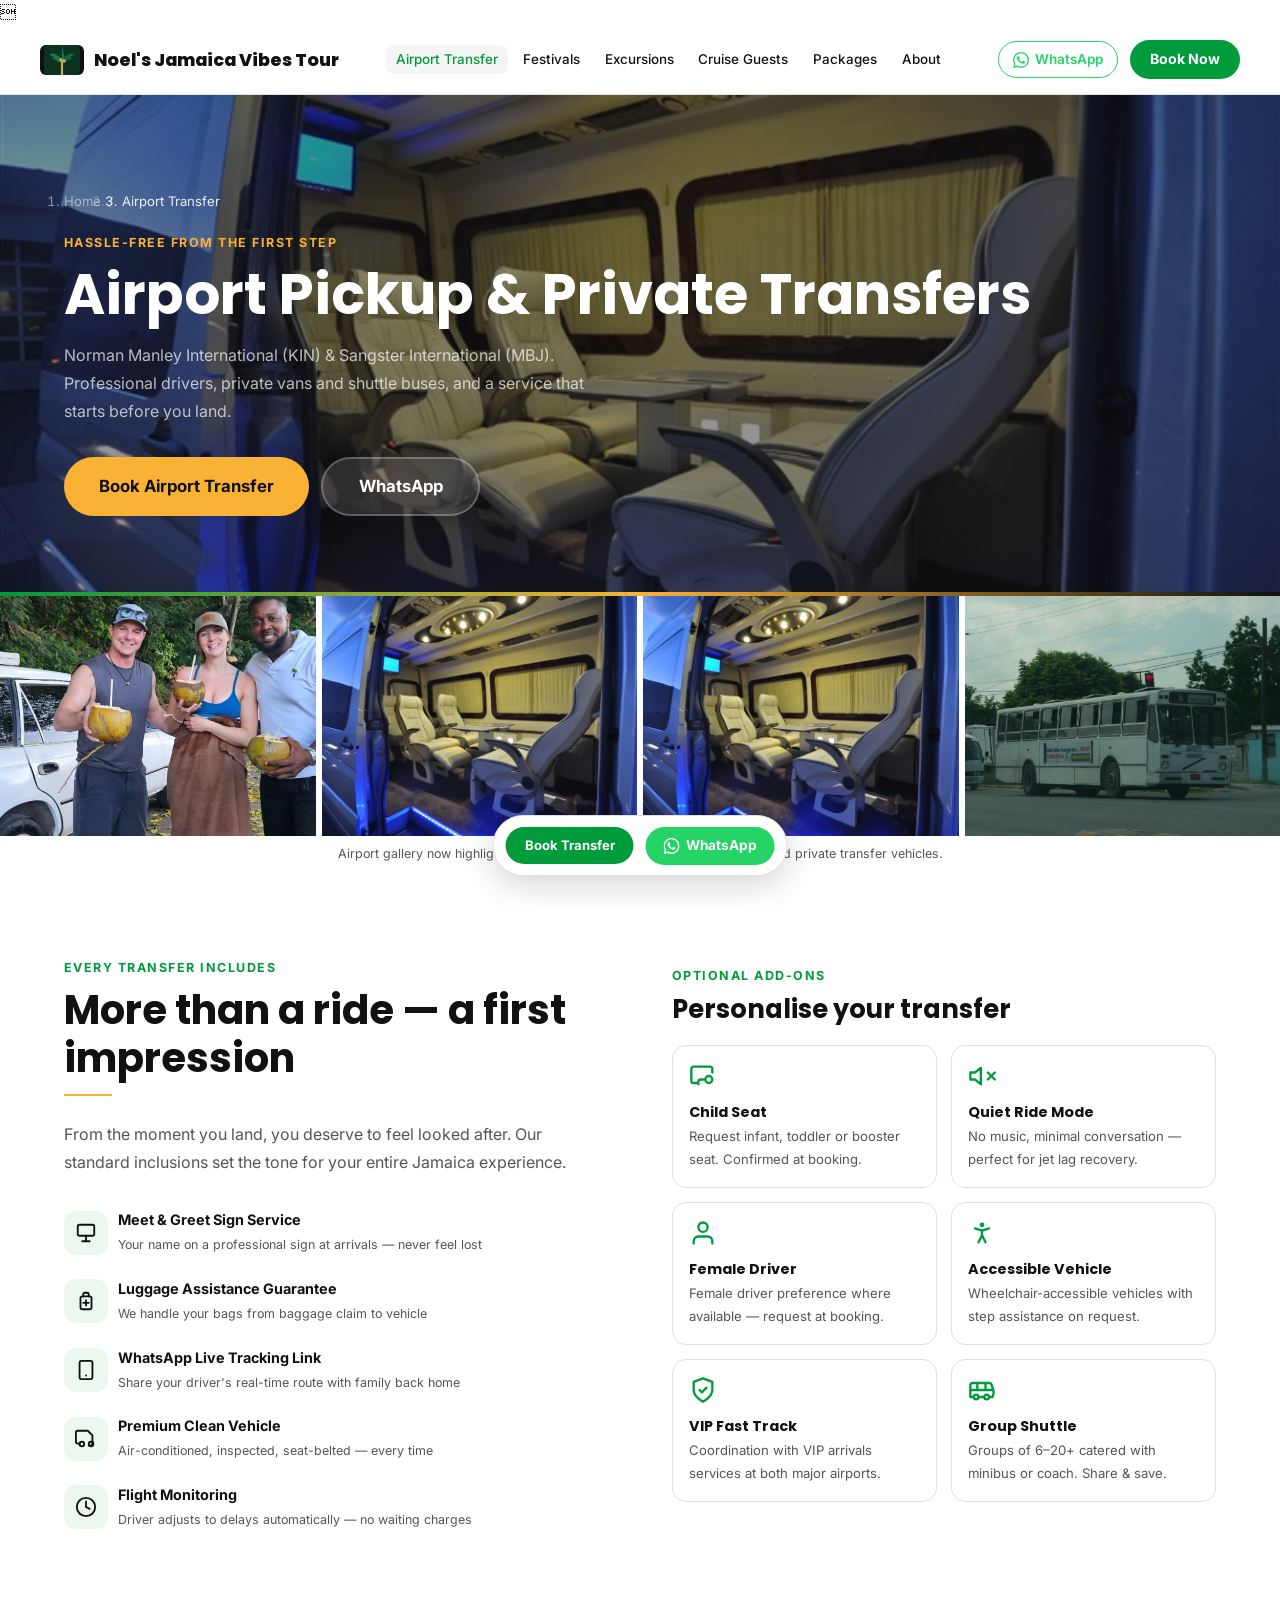
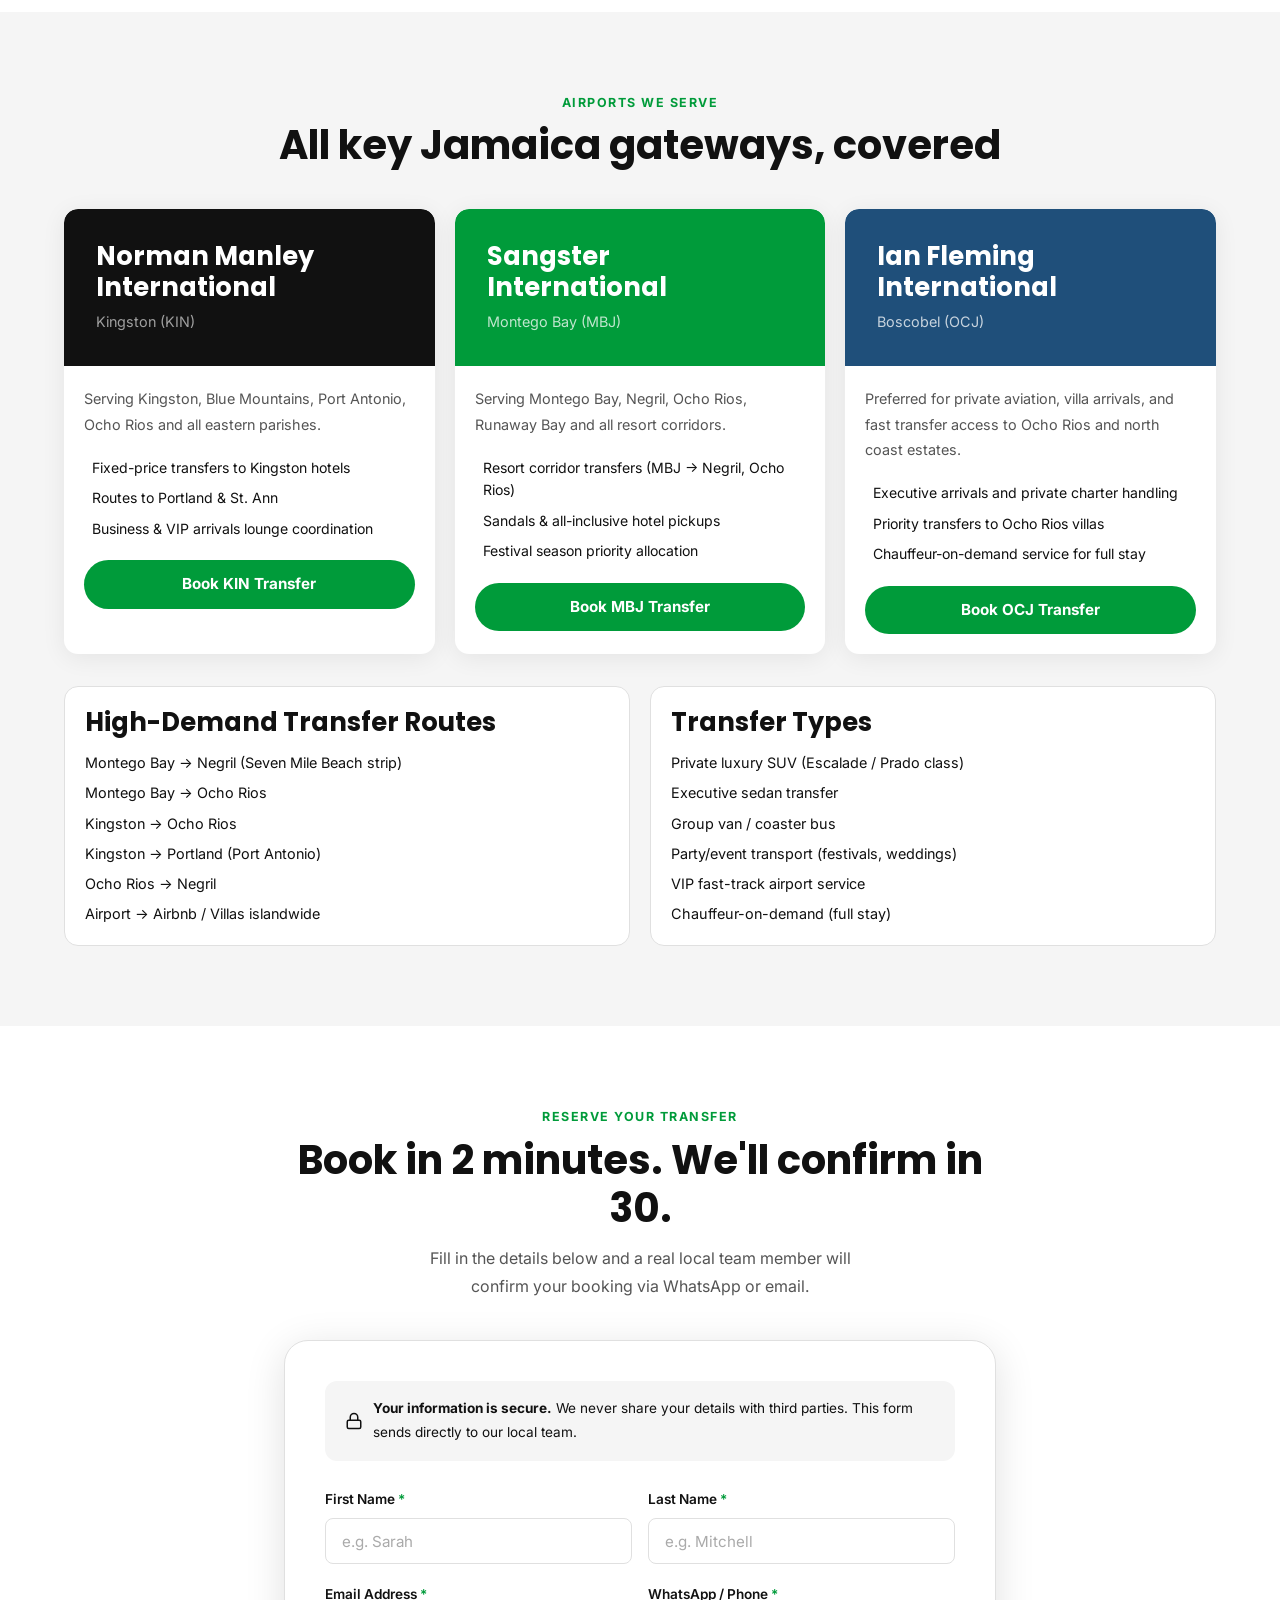
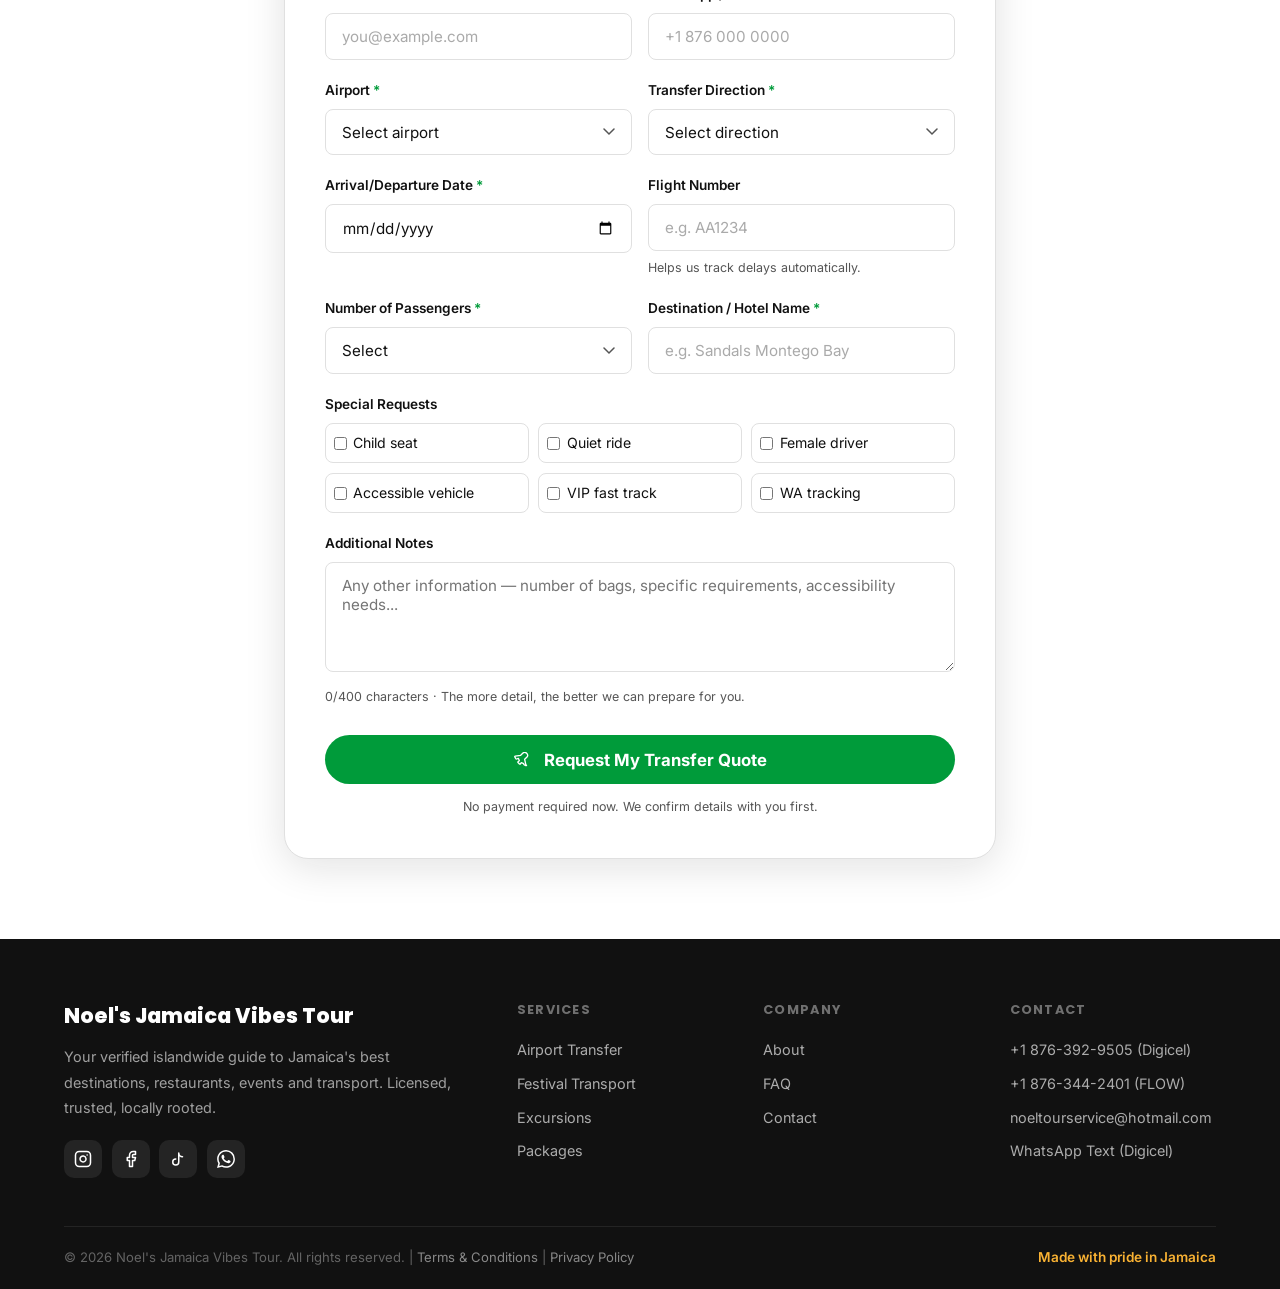
<file: airport-transfer.html>
<!DOCTYPE html>
<html lang="en">
<head>
  <meta charset="UTF-8" />
  <meta name="viewport" content="width=device-width, initial-scale=1.0" />
  <meta name="description" content="Professional airport pickup and private transfer service across Jamaica. Norman Manley & Sangster International airports. Licensed drivers, meet & greet sign, WhatsApp live tracking, child seat option." />
  <meta property="og:title" content="Airport Transfer Jamaica — Noel's Jamaica Vibes Tour" />
  <meta property="og:description" content="Professional airport pickup and private transfer service across Jamaica. Norman Manley & Sangster International airports. Licensed drivers, meet & greet sign, WhatsApp live tracking, child seat option." />
  <meta property="og:image" content="https://noels-jamaica-vibes-tour.vercel.app/assets/images/jamaica-airport-pickup-group.jpg" />
  <meta property="og:url" content="https://noels-jamaica-vibes-tour.vercel.app/airport-transfer.html" />
  <meta property="og:type" content="website" />
  <meta name="twitter:card" content="summary_large_image" />
  <meta name="twitter:image" content="https://noels-jamaica-vibes-tour.vercel.app/assets/images/jamaica-airport-pickup-group.jpg" />
  <title>Airport Transfer Jamaica — Noel's Jamaica Vibes Tour</title>
  <link rel="preconnect" href="https://fonts.googleapis.com" />
  <link href="https://fonts.googleapis.com/css2?family=Poppins:wght@600;700;800;900&family=Inter:wght@400;500;600;700&display=swap" rel="stylesheet" />
  <link rel="stylesheet" href="assets/css/global.css" />
  <link rel="icon" type="image/svg+xml" href="assets/favicon.svg" />
  <link rel="apple-touch-icon" href="assets/apple-touch-icon.png" />
  <link rel="manifest" href="manifest.json" />
  <link rel="canonical" href="https://noels-jamaica-vibes-tour.vercel.app/airport-transfer.html" />
  <!-- Google Analytics 4 - swap G-XXXXXXXXXX for your real Measurement ID -->
  <script async src="https://www.googletagmanager.com/gtag/js?id=G-XXXXXXXXXX"></script>
  <script>window.dataLayer=window.dataLayer||[];function gtag(){dataLayer.push(arguments);}gtag('js',new Date());gtag('config','G-XXXXXXXXXX');</script>
<body>

<div class="trust-bar"><div class="trust-bar-inner"><span class="trust-bar-item">✅ Verified Licensed Drivers</span><span class="trust-bar-item">🕐 24/7 WhatsApp Support</span><span class="trust-bar-item">🇯🇲 Licensed Tour Standards</span><span class="trust-bar-item">🛡 Transparent Pricing</span><span class="trust-bar-item">♿ Accessible Vehicles Available</span></div></div>

<nav class="nav" role="navigation" aria-label="Main navigation">
  <div class="nav-inner">
    <a href="index.html" class="nav-logo" aria-label="Noel's Jamaica Vibes Tour Home"><div class="logo-badge" aria-hidden="true"><svg xmlns="http://www.w3.org/2000/svg" viewBox="0 0 36 36" width="36" height="36" aria-hidden="true"><rect width="36" height="36" rx="8" fill="#0d3320"/><line x1="18" y1="34" x2="18" y2="17" stroke="#c8a85a" stroke-width="2.2" stroke-linecap="round"/><path d="M18,17 Q10,10 5,12 Q10,15 15,20" fill="#1a7a4a"/><path d="M18,17 Q18,7 18,2 Q19,10 21,18" fill="#1a7a4a"/><path d="M18,17 Q26,10 31,12 Q26,15 21,20" fill="#15683f"/><path d="M18,17 Q11,13 7,17 Q11,17 16,21" fill="#1a7a4a" opacity="0.75"/><path d="M18,17 Q25,13 29,17 Q25,17 20,21" fill="#15683f" opacity="0.75"/><circle cx="17" cy="18" r="1.8" fill="#c8a85a"/><circle cx="20" cy="19" r="1.8" fill="#c8a85a"/></svg></div><span>Noel's Jamaica Vibes Tour</span></a>
    <ul class="nav-links">
      <li><a href="airport-transfer.html" class="active">Airport Transfer</a></li>
      <li><a href="festival-transport.html">Festivals</a></li>
      <li><a href="excursions.html">Excursions</a></li>
      <li><a href="cruise-excursions.html">Cruise Guests</a></li>
      <li><a href="packages.html">Packages</a></li>
      <li><a href="about.html">About</a></li>
      
    </ul>
    <div class="nav-cta">
      <a href="https://wa.me/18763929505" class="nav-whatsapp" target="_blank" rel="noopener noreferrer" aria-label="Chat on WhatsApp"><svg width="16" height="16" viewBox="0 0 24 24" fill="currentColor" aria-hidden="true"><path d="M17.472 14.382c-.297-.149-1.758-.867-2.03-.967-.273-.099-.471-.148-.67.15-.197.297-.767.966-.94 1.164-.173.199-.347.223-.644.075-.297-.15-1.255-.463-2.39-1.475-.883-.788-1.48-1.761-1.653-2.059-.173-.297-.018-.458.13-.606.134-.133.298-.347.446-.52.149-.174.198-.298.298-.497.099-.198.05-.371-.025-.52-.075-.149-.669-1.612-.916-2.207-.242-.579-.487-.5-.669-.51-.173-.008-.371-.01-.57-.01-.198 0-.52.074-.792.372-.272.297-1.04 1.016-1.04 2.479 0 1.462 1.065 2.875 1.213 3.074.149.198 2.096 3.2 5.077 4.487.709.306 1.262.489 1.694.625.712.227 1.36.195 1.871.118.571-.085 1.758-.719 2.006-1.413.248-.694.248-1.289.173-1.413-.074-.124-.272-.198-.57-.347m-5.421 7.403h-.004a9.87 9.87 0 01-5.031-1.378l-.361-.214-3.741.982.998-3.648-.235-.374a9.86 9.86 0 01-1.51-5.26c.001-5.45 4.436-9.884 9.888-9.884 2.64 0 5.122 1.03 6.988 2.898a9.825 9.825 0 012.893 6.994c-.003 5.45-4.437 9.884-9.885 9.884m8.413-18.297A11.815 11.815 0 0012.05 0C5.495 0 .16 5.335.157 11.892c0 2.096.547 4.142 1.588 5.945L.057 24l6.305-1.654a11.882 11.882 0 005.683 1.448h.005c6.554 0 11.89-5.335 11.893-11.893a11.821 11.821 0 00-3.48-8.413z"/></svg> WhatsApp</a>
      <a href="contact.html" class="nav-book-btn">Book Now</a>
    </div>
    <button class="nav-hamburger" id="menuBtn" aria-label="Toggle mobile menu" aria-expanded="false"><span></span><span></span><span></span></button>
  </div>
  <div id="mobileMenu" class="mobile-menu">
    <a href="airport-transfer.html">Airport Transfer</a><a href="festival-transport.html">Festival Transport</a><a href="excursions.html">Excursions</a><a href="cruise-excursions.html">Cruise Guests</a><a href="packages.html">Packages</a><a href="about.html">About</a><a href="faq.html">FAQ</a>
    <a href="contact.html" class="mobile-book-btn">Book Your Trip</a>
  </div>
</nav>

<main id="main-content">

<!-- PAGE HERO -->
<section class="page-hero" aria-label="Airport transfer hero">
  <div class="page-hero-bg" style="background-image:url('assets/images/jamaica-airport-shuttle-van.jpg');" aria-hidden="true"></div>
  <div class="container page-hero-content" style="padding-top:1rem;padding-bottom:1rem;">
    <nav aria-label="Breadcrumb" style="margin-bottom:1.25rem;">
      <ol style="display:flex;gap:0.5rem;font-size:0.82rem;color:rgba(255,255,255,0.5);">
        <li><a href="index.html" style="color:rgba(255,255,255,0.5);">Home</a></li>
        <li style="color:rgba(255,255,255,0.3);">/</li>
        <li style="color:rgba(255,255,255,0.9);">Airport Transfer</li>
      </ol>
    </nav>
    <p class="section-label">Hassle-Free from the First Step</p>
    <h1>Airport Pickup &amp; Private Transfers</h1>
    <p style="margin-top:0.75rem;max-width:560px;">Norman Manley International (KIN) &amp; Sangster International (MBJ). Professional drivers, private vans and shuttle buses, and a service that starts before you land.</p>
    <div style="display:flex;gap:0.75rem;margin-top:2rem;flex-wrap:wrap;">
      <a href="contact.html?service=airport-transfer" class="btn btn-gold btn-lg">Book Airport Transfer</a>
      <a href="https://wa.me/18763929505?text=Hi%2C%20I%20need%20an%20airport%20transfer." class="btn btn-lg" style="background:rgba(255,255,255,0.12);color:white;border:2px solid rgba(255,255,255,0.25);" target="_blank" rel="noopener noreferrer">💬 WhatsApp</a>
    </div>
  </div>
</section>

<!-- PHOTO GRID -->
<section style="padding:0;" aria-label="Airport transfer photo gallery">
  <div style="display:grid;grid-template-columns:repeat(4,1fr);gap:6px;">
    <div style="height:240px;overflow:hidden;"><img src="assets/images/jamaica-airport-pickup-group.jpg" alt="Sangster International Airport terminal in Montego Bay, Jamaica" loading="lazy" referrerpolicy="no-referrer" style="width:100%;height:100%;object-fit:cover;" /></div>
    <div style="height:240px;overflow:hidden;"><img src="assets/images/jamaica-airport-shuttle-van.jpg" alt="Sangster International Airport transfer shuttle service in Montego Bay" loading="lazy" style="width:100%;height:100%;object-fit:cover;" /></div>
    <div style="height:240px;overflow:hidden;"><img src="assets/images/jamaica-airport-shuttle-van.jpg" alt="Ian Fleming International Airport in Ocho Rios, Jamaica" loading="lazy" referrerpolicy="no-referrer" style="width:100%;height:100%;object-fit:cover;" /></div>
    <div style="height:240px;overflow:hidden;"><img src="assets/images/jamaica-transfer.jpg" alt="Norman Manley International Airport in Kingston, Jamaica" loading="lazy" referrerpolicy="no-referrer" style="width:100%;height:100%;object-fit:cover;" /></div>
  </div>
  <p style="margin:0.4rem 0 0.75rem;text-align:center;font-size:0.78rem;color:var(--gray-text);">Airport gallery now highlights Jamaica airport terminals, arrival support, and private transfer vehicles.</p>
</section>

<!-- WHAT'S INCLUDED -->
<section class="section" aria-labelledby="included-heading">
  <div class="container">
    <div style="display:grid;grid-template-columns:1fr 1fr;gap:4rem;align-items:start;">
      <div>
        <p class="section-label">Every Transfer Includes</p>
        <h2 class="reveal" id="included-heading">More than a ride — a first impression</h2>
        <div class="divider-gold"></div>
        <p style="margin-bottom:2rem;" class="reveal reveal-delay-1">From the moment you land, you deserve to feel looked after. Our standard inclusions set the tone for your entire Jamaica experience.</p>

        <div style="display:flex;flex-direction:column;gap:1.25rem;" class="reveal reveal-delay-2">
          <div class="trust-item"><div class="trust-item-icon"><svg width="22" height="22" viewBox="0 0 24 24" fill="none" stroke="currentColor" stroke-width="2" stroke-linecap="round" stroke-linejoin="round" aria-hidden="true"><rect x="3" y="3" width="18" height="12" rx="2"/><path d="M12 15v6"/><path d="M8 21h8"/></svg></div><div class="trust-item-text"><strong>Meet &amp; Greet Sign Service</strong><span>Your name on a professional sign at arrivals — never feel lost</span></div></div>
          <div class="trust-item"><div class="trust-item-icon"><svg width="22" height="22" viewBox="0 0 24 24" fill="none" stroke="currentColor" stroke-width="2" stroke-linecap="round" stroke-linejoin="round" aria-hidden="true"><rect x="6" y="7" width="12" height="14" rx="2" ry="2"/><path d="M9 7V5a2 2 0 012-2h2a2 2 0 012 2v2"/><line x1="12" y1="11" x2="12" y2="17"/><line x1="9" y1="14" x2="15" y2="14"/></svg></div><div class="trust-item-text"><strong>Luggage Assistance Guarantee</strong><span>We handle your bags from baggage claim to vehicle</span></div></div>
          <div class="trust-item"><div class="trust-item-icon"><svg width="22" height="22" viewBox="0 0 24 24" fill="none" stroke="currentColor" stroke-width="2" stroke-linecap="round" stroke-linejoin="round" aria-hidden="true"><rect x="5" y="2" width="14" height="20" rx="2" ry="2"/><line x1="12" y1="18" x2="12.01" y2="18"/></svg></div><div class="trust-item-text"><strong>WhatsApp Live Tracking Link</strong><span>Share your driver's real-time route with family back home</span></div></div>
          <div class="trust-item"><div class="trust-item-icon"><svg width="22" height="22" viewBox="0 0 24 24" fill="none" stroke="currentColor" stroke-width="2" stroke-linecap="round" stroke-linejoin="round" aria-hidden="true"><path d="M5 17H3a2 2 0 01-2-2V5a2 2 0 012-2h11l5 5v9a2 2 0 01-2 2h-2"/><circle cx="7.5" cy="17.5" r="2.5"/><circle cx="17.5" cy="17.5" r="2.5"/></svg></div><div class="trust-item-text"><strong>Premium Clean Vehicle</strong><span>Air-conditioned, inspected, seat-belted — every time</span></div></div>
          <div class="trust-item"><div class="trust-item-icon"><svg width="22" height="22" viewBox="0 0 24 24" fill="none" stroke="currentColor" stroke-width="2" stroke-linecap="round" stroke-linejoin="round" aria-hidden="true"><circle cx="12" cy="12" r="10"/><polyline points="12 6 12 12 16 14"/></svg></div><div class="trust-item-text"><strong>Flight Monitoring</strong><span>Driver adjusts to delays automatically — no waiting charges</span></div></div>
        </div>
      </div>

      <div>
        <p class="section-label" style="margin-top:0.5rem;">Optional Add-ons</p>
        <h3 class="reveal" style="margin-bottom:1.25rem;">Personalise your transfer</h3>
        <div style="display:grid;grid-template-columns:1fr 1fr;gap:0.85rem;">
          <div class="card reveal" style="box-shadow:none;border:1.5px solid var(--gray-mid);">
            <div class="card-body" style="padding:1rem;">
              <div style="margin-bottom:0.4rem;color:var(--green);"><svg width="28" height="28" viewBox="0 0 24 24" fill="none" stroke="currentColor" stroke-width="2" stroke-linecap="round" stroke-linejoin="round" aria-hidden="true"><path d="M20 9V6a2 2 0 00-2-2H4a2 2 0 00-2 2v10c0 1.1.9 2 2 2h3"/><circle cx="17" cy="15" r="3"/><path d="M13 15h-3a2 2 0 00-2 2v2"/></svg></div>
              <h4 style="font-size:0.9rem;margin-bottom:0.25rem;">Child Seat</h4>
              <p style="font-size:0.82rem;">Request infant, toddler or booster seat. Confirmed at booking.</p>
            </div>
          </div>
          <div class="card reveal reveal-delay-1" style="box-shadow:none;border:1.5px solid var(--gray-mid);">
            <div class="card-body" style="padding:1rem;">
              <div style="margin-bottom:0.4rem;color:var(--green);"><svg width="28" height="28" viewBox="0 0 24 24" fill="none" stroke="currentColor" stroke-width="2" stroke-linecap="round" stroke-linejoin="round" aria-hidden="true"><polygon points="11 5 6 9 2 9 2 15 6 15 11 19 11 5"/><line x1="23" y1="9" x2="17" y2="15"/><line x1="17" y1="9" x2="23" y2="15"/></svg></div>
              <h4 style="font-size:0.9rem;margin-bottom:0.25rem;">Quiet Ride Mode</h4>
              <p style="font-size:0.82rem;">No music, minimal conversation — perfect for jet lag recovery.</p>
            </div>
          </div>
          <div class="card reveal reveal-delay-2" style="box-shadow:none;border:1.5px solid var(--gray-mid);">
            <div class="card-body" style="padding:1rem;">
              <div style="margin-bottom:0.4rem;color:var(--green);"><svg width="28" height="28" viewBox="0 0 24 24" fill="none" stroke="currentColor" stroke-width="2" stroke-linecap="round" stroke-linejoin="round" aria-hidden="true"><path d="M20 21v-2a4 4 0 00-4-4H8a4 4 0 00-4 4v2"/><circle cx="12" cy="7" r="4"/></svg></div>
              <h4 style="font-size:0.9rem;margin-bottom:0.25rem;">Female Driver</h4>
              <p style="font-size:0.82rem;">Female driver preference where available — request at booking.</p>
            </div>
          </div>
          <div class="card reveal reveal-delay-3" style="box-shadow:none;border:1.5px solid var(--gray-mid);">
            <div class="card-body" style="padding:1rem;">
              <div style="margin-bottom:0.4rem;color:var(--green);"><svg width="28" height="28" viewBox="0 0 24 24" fill="none" stroke="currentColor" stroke-width="2" stroke-linecap="round" stroke-linejoin="round" aria-hidden="true"><circle cx="12" cy="5" r="1"/><path d="M9 20l3-6 3 6"/><path d="M6 8l6 2 6-2"/><path d="M12 10v4"/></svg></div>
              <h4 style="font-size:0.9rem;margin-bottom:0.25rem;">Accessible Vehicle</h4>
              <p style="font-size:0.82rem;">Wheelchair-accessible vehicles with step assistance on request.</p>
            </div>
          </div>
          <div class="card reveal" style="box-shadow:none;border:1.5px solid var(--gray-mid);">
            <div class="card-body" style="padding:1rem;">
              <div style="margin-bottom:0.4rem;color:var(--green);"><svg width="28" height="28" viewBox="0 0 24 24" fill="none" stroke="currentColor" stroke-width="2" stroke-linecap="round" stroke-linejoin="round" aria-hidden="true"><path d="M12 22s8-4 8-10V5l-8-3-8 3v7c0 6 8 10 8 10z"/><path d="m9 12 2 2 4-4"/></svg></div>
              <h4 style="font-size:0.9rem;margin-bottom:0.25rem;">VIP Fast Track</h4>
              <p style="font-size:0.82rem;">Coordination with VIP arrivals services at both major airports.</p>
            </div>
          </div>
          <div class="card reveal reveal-delay-1" style="box-shadow:none;border:1.5px solid var(--gray-mid);">
            <div class="card-body" style="padding:1rem;">
              <div style="margin-bottom:0.4rem;color:var(--green);"><svg width="28" height="28" viewBox="0 0 24 24" fill="none" stroke="currentColor" stroke-width="2" stroke-linecap="round" stroke-linejoin="round" aria-hidden="true"><path d="M8 6v6"/><path d="M15 6v6"/><path d="M2 12h19.6"/><path d="M18 18h3s.5-1.7.8-2.8c.1-.4.2-.8.2-1.2 0-.4-.1-.8-.2-1.2l-1.4-5C20.1 6.8 19.1 6 18 6H4a2 2 0 00-2 2v10h3"/><circle cx="7" cy="18" r="2"/><path d="M9 18h5"/><circle cx="16" cy="18" r="2"/></svg></div>
              <h4 style="font-size:0.9rem;margin-bottom:0.25rem;">Group Shuttle</h4>
              <p style="font-size:0.82rem;">Groups of 6–20+ catered with minibus or coach. Share & save.</p>
            </div>
          </div>
        </div>
      </div>
    </div>
  </div>
</section>

<!-- AIRPORTS SERVED -->
<section class="section section-alt" aria-labelledby="airports-heading">
  <div class="container">
    <div style="text-align:center;margin-bottom:2.5rem;">
      <p class="section-label">Airports We Serve</p>
      <h2 class="reveal" id="airports-heading">All key Jamaica gateways, covered</h2>
    </div>
    <div class="grid-3" style="gap:1.25rem;">
      <div class="card reveal" style="padding:0;">
        <div style="background:var(--black);padding:2rem;border-radius:14px 14px 0 0;">
          <h3 style="color:white;">Norman Manley International</h3>
          <p style="color:rgba(255,255,255,0.6);font-size:0.9rem;margin-top:0.4rem;">Kingston (KIN)</p>
        </div>
        <div class="card-body">
          <p style="font-size:0.9rem;margin-bottom:1.25rem;">Serving Kingston, Blue Mountains, Port Antonio, Ocho Rios and all eastern parishes.</p>
          <ul style="display:flex;flex-direction:column;gap:0.5rem;">
            <li style="font-size:0.88rem;display:flex;gap:0.5rem;"><span style="color:var(--green);">✓</span> Fixed-price transfers to Kingston hotels</li>
            <li style="font-size:0.88rem;display:flex;gap:0.5rem;"><span style="color:var(--green);">✓</span> Routes to Portland &amp; St. Ann</li>
            <li style="font-size:0.88rem;display:flex;gap:0.5rem;"><span style="color:var(--green);">✓</span> Business &amp; VIP arrivals lounge coordination</li>
          </ul>
          <a href="contact.html?service=airport-transfer&airport=kin" class="btn btn-primary" style="margin-top:1.25rem;width:100%;justify-content:center;">Book KIN Transfer</a>
        </div>
      </div>
      <div class="card reveal reveal-delay-1" style="padding:0;">
        <div style="background:var(--green);padding:2rem;border-radius:14px 14px 0 0;">
          <h3 style="color:white;">Sangster International</h3>
          <p style="color:rgba(255,255,255,0.75);font-size:0.9rem;margin-top:0.4rem;">Montego Bay (MBJ)</p>
        </div>
        <div class="card-body">
          <p style="font-size:0.9rem;margin-bottom:1.25rem;">Serving Montego Bay, Negril, Ocho Rios, Runaway Bay and all resort corridors.</p>
          <ul style="display:flex;flex-direction:column;gap:0.5rem;">
            <li style="font-size:0.88rem;display:flex;gap:0.5rem;"><span style="color:var(--green);">✓</span> Resort corridor transfers (MBJ → Negril, Ocho Rios)</li>
            <li style="font-size:0.88rem;display:flex;gap:0.5rem;"><span style="color:var(--green);">✓</span> Sandals &amp; all-inclusive hotel pickups</li>
            <li style="font-size:0.88rem;display:flex;gap:0.5rem;"><span style="color:var(--green);">✓</span> Festival season priority allocation</li>
          </ul>
          <a href="contact.html?service=airport-transfer&airport=mbj" class="btn btn-primary" style="margin-top:1.25rem;width:100%;justify-content:center;">Book MBJ Transfer</a>
        </div>
      </div>
      <div class="card reveal reveal-delay-2" style="padding:0;">
        <div style="background:#1f4f7a;padding:2rem;border-radius:14px 14px 0 0;">
          <h3 style="color:white;">Ian Fleming International</h3>
          <p style="color:rgba(255,255,255,0.75);font-size:0.9rem;margin-top:0.4rem;">Boscobel (OCJ)</p>
        </div>
        <div class="card-body">
          <p style="font-size:0.9rem;margin-bottom:1.25rem;">Preferred for private aviation, villa arrivals, and fast transfer access to Ocho Rios and north coast estates.</p>
          <ul style="display:flex;flex-direction:column;gap:0.5rem;">
            <li style="font-size:0.88rem;display:flex;gap:0.5rem;"><span style="color:var(--green);">✓</span> Executive arrivals and private charter handling</li>
            <li style="font-size:0.88rem;display:flex;gap:0.5rem;"><span style="color:var(--green);">✓</span> Priority transfers to Ocho Rios villas</li>
            <li style="font-size:0.88rem;display:flex;gap:0.5rem;"><span style="color:var(--green);">✓</span> Chauffeur-on-demand service for full stay</li>
          </ul>
          <a href="contact.html?service=airport-transfer&airport=ocj" class="btn btn-primary" style="margin-top:1.25rem;width:100%;justify-content:center;">Book OCJ Transfer</a>
        </div>
      </div>
    </div>

    <div style="margin-top:2rem;display:grid;grid-template-columns:1fr 1fr;gap:1.25rem;">
      <div class="card reveal" style="box-shadow:none;border:1px solid var(--gray-mid);">
        <div class="card-body">
          <h3 style="margin-bottom:0.85rem;">High-Demand Transfer Routes</h3>
          <ul style="display:flex;flex-direction:column;gap:0.45rem;font-size:0.9rem;">
            <li>Montego Bay -> Negril (Seven Mile Beach strip)</li>
            <li>Montego Bay -> Ocho Rios</li>
            <li>Kingston -> Ocho Rios</li>
            <li>Kingston -> Portland (Port Antonio)</li>
            <li>Ocho Rios -> Negril</li>
            <li>Airport -> Airbnb / Villas islandwide</li>
          </ul>
        </div>
      </div>
      <div class="card reveal reveal-delay-1" style="box-shadow:none;border:1px solid var(--gray-mid);">
        <div class="card-body">
          <h3 style="margin-bottom:0.85rem;">Transfer Types</h3>
          <ul style="display:flex;flex-direction:column;gap:0.45rem;font-size:0.9rem;">
            <li>Private luxury SUV (Escalade / Prado class)</li>
            <li>Executive sedan transfer</li>
            <li>Group van / coaster bus</li>
            <li>Party/event transport (festivals, weddings)</li>
            <li>VIP fast-track airport service</li>
            <li>Chauffeur-on-demand (full stay)</li>
          </ul>
        </div>
      </div>
    </div>
  </div>
</section>

<!-- BOOKING FORM -->
<section class="section" aria-labelledby="book-transfer-heading">
  <div class="container" style="max-width:760px;">
    <div style="text-align:center;margin-bottom:2.5rem;">
      <p class="section-label">Reserve Your Transfer</p>
      <h2 class="reveal" id="book-transfer-heading">Book in 2 minutes. We'll confirm in 30.</h2>
      <p class="reveal reveal-delay-1" style="max-width:480px;margin:0.75rem auto 0;">Fill in the details below and a real local team member will confirm your booking via WhatsApp or email.</p>
    </div>

    <div class="booking-form reveal reveal-delay-2">
      <div style="background:var(--gray-light);border-radius:12px;padding:1rem 1.25rem;margin-bottom:1.75rem;display:flex;gap:0.6rem;align-items:center;">
        <svg width="18" height="18" viewBox="0 0 24 24" fill="none" stroke="currentColor" stroke-width="2" stroke-linecap="round" stroke-linejoin="round" aria-hidden="true" style="flex-shrink:0;"><rect x="3" y="11" width="18" height="11" rx="2" ry="2"/><path d="M7 11V7a5 5 0 0110 0v4"/></svg>
        <p style="font-size:0.85rem;margin:0;color:var(--black);"><strong>Your information is secure.</strong> We never share your details with third parties. This form sends directly to our local team.</p>
      </div>

      <form class="juta-booking-form" data-endpoint="https://formsubmit.co/ajax/noeltourservice@hotmail.com" novalidate aria-label="Airport transfer booking form">
        <div class="form-row">
          <div class="form-group">
            <label class="form-label" for="first_name">First Name <span class="req">*</span></label>
            <input class="form-input" type="text" id="first_name" name="first_name" placeholder="e.g. Sarah" required autocomplete="given-name" />
            <span class="form-error" data-error-for="first_name">Please enter your first name.</span>
          </div>
          <div class="form-group">
            <label class="form-label" for="last_name">Last Name <span class="req">*</span></label>
            <input class="form-input" type="text" id="last_name" name="last_name" placeholder="e.g. Mitchell" required autocomplete="family-name" />
            <span class="form-error" data-error-for="last_name">Please enter your last name.</span>
          </div>
        </div>
        <div class="form-row">
          <div class="form-group">
            <label class="form-label" for="email">Email Address <span class="req">*</span></label>
            <input class="form-input" type="email" id="email" name="email" placeholder="you@example.com" required autocomplete="email" />
            <span class="form-error" data-error-for="email">Please enter a valid email.</span>
          </div>
          <div class="form-group">
            <label class="form-label" for="phone">WhatsApp / Phone <span class="req">*</span></label>
            <input class="form-input" type="tel" id="phone" name="phone" placeholder="+1 876 000 0000" required autocomplete="tel" />
            <span class="form-error" data-error-for="phone">Please enter your phone number.</span>
          </div>
        </div>

        <input type="hidden" name="service_type" value="airport-transfer" />

        <div class="form-row">
          <div class="form-group">
            <label class="form-label" for="airport">Airport <span class="req">*</span></label>
            <select class="form-select" id="airport" name="airport" required>
              <option value="">Select airport</option>
              <option value="MBJ — Sangster International, Montego Bay">MBJ — Sangster International (Montego Bay)</option>
              <option value="KIN — Norman Manley International, Kingston">KIN — Norman Manley International (Kingston)</option>
            </select>
            <span class="form-error" data-error-for="airport">Please select an airport.</span>
          </div>
          <div class="form-group">
            <label class="form-label" for="direction">Transfer Direction <span class="req">*</span></label>
            <select class="form-select" id="direction" name="direction" required>
              <option value="">Select direction</option>
              <option value="Arrival — Airport to accommodation">Arrival — Airport to accommodation</option>
              <option value="Departure — Accommodation to airport">Departure — Accommodation to airport</option>
              <option value="Round trip — Both arrival and departure">Round trip — Both arrival &amp; departure</option>
            </select>
            <span class="form-error" data-error-for="direction">Please select transfer direction.</span>
          </div>
        </div>

        <div class="form-row">
          <div class="form-group">
            <label class="form-label" for="travel_date">Arrival/Departure Date <span class="req">*</span></label>
            <input class="form-input" type="date" id="travel_date" name="travel_date" required />
            <span class="form-error" data-error-for="travel_date">Please select your travel date.</span>
          </div>
          <div class="form-group">
            <label class="form-label" for="flight_number">Flight Number</label>
            <input class="form-input" type="text" id="flight_number" name="flight_number" placeholder="e.g. AA1234" />
            <p class="form-hint">Helps us track delays automatically.</p>
          </div>
        </div>

        <div class="form-row">
          <div class="form-group">
            <label class="form-label" for="passengers">Number of Passengers <span class="req">*</span></label>
            <select class="form-select" id="passengers" name="passengers" required>
              <option value="">Select</option>
              <option value="1">1 passenger</option>
              <option value="2">2 passengers</option>
              <option value="3">3 passengers</option>
              <option value="4">4 passengers</option>
              <option value="5">5 passengers</option>
              <option value="6–8">6–8 passengers (Minibus)</option>
              <option value="9–15">9–15 passengers (Minibus)</option>
              <option value="16+">16+ passengers (Coach)</option>
            </select>
            <span class="form-error" data-error-for="passengers">Please select passenger count.</span>
          </div>
          <div class="form-group">
            <label class="form-label" for="destination">Destination / Hotel Name <span class="req">*</span></label>
            <input class="form-input" type="text" id="destination" name="destination" placeholder="e.g. Sandals Montego Bay" required />
            <span class="form-error" data-error-for="destination">Please enter your destination.</span>
          </div>
        </div>

        <div class="form-group">
          <label class="form-label">Special Requests</label>
          <div style="display:grid;grid-template-columns:repeat(3,1fr);gap:0.6rem;margin-bottom:0.75rem;">
            <label style="display:flex;align-items:center;gap:0.4rem;font-size:0.88rem;cursor:pointer;padding:0.5rem;border:1.5px solid var(--gray-mid);border-radius:8px;">
              <input type="checkbox" name="special[]" value="Child seat required" style="accent-color:var(--green);" /> Child seat
            </label>
            <label style="display:flex;align-items:center;gap:0.4rem;font-size:0.88rem;cursor:pointer;padding:0.5rem;border:1.5px solid var(--gray-mid);border-radius:8px;">
              <input type="checkbox" name="special[]" value="Quiet ride mode" style="accent-color:var(--green);" /> Quiet ride
            </label>
            <label style="display:flex;align-items:center;gap:0.4rem;font-size:0.88rem;cursor:pointer;padding:0.5rem;border:1.5px solid var(--gray-mid);border-radius:8px;">
              <input type="checkbox" name="special[]" value="Female driver preference" style="accent-color:var(--green);" /> Female driver
            </label>
            <label style="display:flex;align-items:center;gap:0.4rem;font-size:0.88rem;cursor:pointer;padding:0.5rem;border:1.5px solid var(--gray-mid);border-radius:8px;">
              <input type="checkbox" name="special[]" value="Wheelchair accessible vehicle" style="accent-color:var(--green);" /> Accessible vehicle
            </label>
            <label style="display:flex;align-items:center;gap:0.4rem;font-size:0.88rem;cursor:pointer;padding:0.5rem;border:1.5px solid var(--gray-mid);border-radius:8px;">
              <input type="checkbox" name="special[]" value="VIP fast track coordination" style="accent-color:var(--green);" /> VIP fast track
            </label>
            <label style="display:flex;align-items:center;gap:0.4rem;font-size:0.88rem;cursor:pointer;padding:0.5rem;border:1.5px solid var(--gray-mid);border-radius:8px;">
              <input type="checkbox" name="special[]" value="WhatsApp tracking link for family" style="accent-color:var(--green);" /> WA tracking
            </label>
          </div>
        </div>

        <div class="form-group">
          <label class="form-label" for="notes">Additional Notes</label>
          <textarea class="form-textarea" id="notes" name="notes" placeholder="Any other information — number of bags, specific requirements, accessibility needs..." data-maxlength="400"></textarea>
          <p class="form-hint"><span data-counter-for="notes">0</span>/400 characters · The more detail, the better we can prepare for you.</p>
        </div>

        <!-- Success state -->
        <div class="form-success notice notice-success" style="display:none;flex-direction:column;gap:0.4rem;font-size:0.95rem;">
          <strong><svg width="14" height="14" viewBox="0 0 24 24" fill="none" stroke="currentColor" stroke-width="2" stroke-linecap="round" stroke-linejoin="round" aria-hidden="true" style="vertical-align:-1px;margin-right:3px;color:var(--green);"><path d="M22 11.08V12a10 10 0 11-5.93-9.14"/><polyline points="22 4 12 14.01 9 11.01"/></svg>Thank you, <span class="success-name"></span>!</strong>
          <span>We've received your transfer request for <em class="success-service"></em>. A member of our team will confirm via WhatsApp or email within 30 minutes.</span>
        </div>
        <div class="form-fields">
          <button type="submit" class="btn btn-primary btn-lg" style="width:100%;justify-content:center;margin-top:0.5rem;">
            <svg width="16" height="16" viewBox="0 0 24 24" fill="none" stroke="currentColor" stroke-width="2" stroke-linecap="round" stroke-linejoin="round" aria-hidden="true" style="margin-right:6px;vertical-align:-2px;"><path d="M17.8 19.2 16 11l3.5-3.5C21 6 21 4 19 2c-2-2-4-2-5.5-.5L10 5 1.8 6.2c-.5.1-.9.6-.6 1.1l1.5 2.7c.3.5.9.7 1.4.5l2.4-1L8 13l-2 1.5c-.4.3-.4.9 0 1.3l2.2 2.2c.4.4 1 .4 1.3 0L11 16l3.5 1.5c-.2.5 0 1.1.5 1.4l2.7 1.5c.5.3 1 0 1.1-.5z"/></svg>Request My Transfer Quote
          </button>
          <p style="font-size:0.78rem;color:var(--gray-text);text-align:center;margin-top:0.75rem;">No payment required now. We confirm details with you first.</p>
        </div>
      </form>
    </div>
  </div>
</section>

</main>

<footer class="footer" role="contentinfo">
  <div class="container">
    <div class="footer-grid">
      <div class="footer-brand"><div class="logo-text">Noel's Jamaica Vibes Tour 🇯🇲</div><p>Your verified islandwide guide to Jamaica's best destinations, restaurants, events and transport. Licensed, trusted, locally rooted.</p><div class="footer-social"><a href="https://www.instagram.com/noeljatourservice" target="_blank" rel="noopener noreferrer" aria-label="Follow on Instagram"><svg width="18" height="18" viewBox="0 0 24 24" fill="none" stroke="currentColor" stroke-width="2" stroke-linecap="round" stroke-linejoin="round" aria-hidden="true"><rect x="2" y="2" width="20" height="20" rx="5" ry="5"/><path d="M16 11.37A4 4 0 1112.63 8 4 4 0 0116 11.37z"/><line x1="17.5" y1="6.5" x2="17.51" y2="6.5"/></svg></a><a href="https://facebook.com/jutatoursja" target="_blank" rel="noopener noreferrer" aria-label="Follow on Facebook"><svg width="18" height="18" viewBox="0 0 24 24" fill="none" stroke="currentColor" stroke-width="2" stroke-linecap="round" stroke-linejoin="round" aria-hidden="true"><path d="M18 2h-3a5 5 0 00-5 5v3H7v4h3v8h4v-8h3l1-4h-4V7a1 1 0 011-1h3z"/></svg></a><a href="https://tiktok.com/@jutatoursja" target="_blank" rel="noopener noreferrer" aria-label="Follow on TikTok"><svg width="18" height="18" viewBox="0 0 24 24" fill="none" stroke="currentColor" stroke-width="2" stroke-linecap="round" stroke-linejoin="round" aria-hidden="true"><path d="M9 12a4 4 0 104 4V4a5 5 0 005 5"/></svg></a><a href="https://wa.me/18763929505" target="_blank" rel="noopener noreferrer" aria-label="WhatsApp us"><svg width="18" height="18" viewBox="0 0 24 24" fill="currentColor" stroke="none" aria-hidden="true"><path d="M17.472 14.382c-.297-.149-1.758-.867-2.03-.967-.273-.099-.471-.148-.67.15-.197.297-.767.966-.94 1.164-.173.199-.347.223-.644.075-.297-.15-1.255-.463-2.39-1.475-.883-.788-1.48-1.761-1.653-2.059-.173-.297-.018-.458.13-.606.134-.133.298-.347.446-.52.149-.174.198-.298.298-.497.099-.198.05-.371-.025-.52-.075-.149-.669-1.612-.916-2.207-.242-.579-.487-.5-.669-.51-.173-.008-.371-.01-.57-.01-.198 0-.52.074-.792.372-.272.297-1.04 1.016-1.04 2.479 0 1.462 1.065 2.875 1.213 3.074.149.198 2.096 3.2 5.077 4.487.709.306 1.262.489 1.694.625.712.227 1.36.195 1.871.118.571-.085 1.758-.719 2.006-1.413.248-.694.248-1.289.173-1.413-.074-.124-.272-.198-.57-.347m-5.421 7.403h-.004a9.87 9.87 0 01-5.031-1.378l-.361-.214-3.741.982.998-3.648-.235-.374a9.86 9.86 0 01-1.51-5.26c.001-5.45 4.436-9.884 9.888-9.884 2.64 0 5.122 1.03 6.988 2.898a9.825 9.825 0 012.893 6.994c-.003 5.45-4.437 9.884-9.885 9.884m8.413-18.297A11.815 11.815 0 0012.05 0C5.495 0 .16 5.335.157 11.892c0 2.096.547 4.142 1.588 5.945L.057 24l6.305-1.654a11.882 11.882 0 005.683 1.448h.005c6.554 0 11.89-5.335 11.893-11.893a11.821 11.821 0 00-3.48-8.413z"/></svg></a></div></div>
      <div><p class="footer-heading">Services</p><ul class="footer-links"><li><a href="airport-transfer.html">Airport Transfer</a></li><li><a href="festival-transport.html">Festival Transport</a></li><li><a href="excursions.html">Excursions</a></li><li><a href="packages.html">Packages</a></li></ul></div>
      <div><p class="footer-heading">Company</p><ul class="footer-links"><li><a href="about.html">About</a></li><li><a href="faq.html">FAQ</a></li><li><a href="contact.html">Contact</a></li></ul></div>
      <div><p class="footer-heading">Contact</p><ul class="footer-links"><li><a href="tel:+18763929505">+1 876-392-9505 (Digicel)</a></li><li><a href="tel:+18763442401">+1 876-344-2401 (FLOW)</a></li><li><a href="mailto:noeltourservice@hotmail.com">noeltourservice@hotmail.com</a></li><li><a href="https://wa.me/18763929505">WhatsApp Text (Digicel)</a></li></ul></div>
    </div>
    <div class="footer-bottom"><span>&copy; 2026 Noel's Jamaica Vibes Tour. All rights reserved. | <a href="faq.html#legal">Terms &amp; Conditions</a> | <a href="faq.html#privacy">Privacy Policy</a></span><div class="footer-flag">🇯🇲 Made with pride in Jamaica</div></div>
  </div>
</footer>

<div class="sticky-cta"><a href="contact.html?service=airport-transfer" class="btn btn-primary btn-sm">Book Transfer</a><a href="https://wa.me/18763929505" class="whatsapp-pill" target="_blank" rel="noopener noreferrer" aria-label="Open WhatsApp"><svg width="16" height="16" viewBox="0 0 24 24" fill="currentColor" aria-hidden="true"><path d="M17.472 14.382c-.297-.149-1.758-.867-2.03-.967-.273-.099-.471-.148-.67.15-.197.297-.767.966-.94 1.164-.173.199-.347.223-.644.075-.297-.15-1.255-.463-2.39-1.475-.883-.788-1.48-1.761-1.653-2.059-.173-.297-.018-.458.13-.606.134-.133.298-.347.446-.52.149-.174.198-.298.298-.497.099-.198.05-.371-.025-.52-.075-.149-.669-1.612-.916-2.207-.242-.579-.487-.5-.669-.51-.173-.008-.371-.01-.57-.01-.198 0-.52.074-.792.372-.272.297-1.04 1.016-1.04 2.479 0 1.462 1.065 2.875 1.213 3.074.149.198 2.096 3.2 5.077 4.487.709.306 1.262.489 1.694.625.712.227 1.36.195 1.871.118.571-.085 1.758-.719 2.006-1.413.248-.694.248-1.289.173-1.413-.074-.124-.272-.198-.57-.347m-5.421 7.403h-.004a9.87 9.87 0 01-5.031-1.378l-.361-.214-3.741.982.998-3.648-.235-.374a9.86 9.86 0 01-1.51-5.26c.001-5.45 4.436-9.884 9.888-9.884 2.64 0 5.122 1.03 6.988 2.898a9.825 9.825 0 012.893 6.994c-.003 5.45-4.437 9.884-9.885 9.884m8.413-18.297A11.815 11.815 0 0012.05 0C5.495 0 .16 5.335.157 11.892c0 2.096.547 4.142 1.588 5.945L.057 24l6.305-1.654a11.882 11.882 0 005.683 1.448h.005c6.554 0 11.89-5.335 11.893-11.893a11.821 11.821 0 00-3.48-8.413z"/></svg> WhatsApp</a></div>

<div class="a11y-panel" role="region" aria-label="Accessibility options"><button class="a11y-trigger" id="a11yTrigger" aria-label="Accessibility settings" aria-expanded="false" aria-controls="a11yMenu"><svg width="20" height="20" viewBox="0 0 24 24" fill="none" stroke="currentColor" stroke-width="2" stroke-linecap="round" stroke-linejoin="round" aria-hidden="true"><circle cx="12" cy="5" r="1"/><path d="M9 20l3-6 3 6"/><path d="M6 8l6 2 6-2"/><path d="M12 10v4"/></svg></button><div id="a11yMenu" class="a11y-menu" role="dialog" aria-label="Accessibility menu"><strong style="font-size:0.8rem;color:var(--gray-text);text-transform:uppercase;letter-spacing:0.08em;">Accessibility</strong><button id="a11yHighContrast"><svg width="14" height="14" viewBox="0 0 24 24" fill="none" stroke="currentColor" stroke-width="2" stroke-linecap="round" stroke-linejoin="round" aria-hidden="true"><circle cx="12" cy="12" r="10"/><path d="M12 2v20M2 12h20"/></svg> High contrast mode</button><button id="a11yLargeText"><svg width="14" height="14" viewBox="0 0 24 24" fill="none" stroke="currentColor" stroke-width="2" stroke-linecap="round" stroke-linejoin="round" aria-hidden="true"><polyline points="4 7 4 4 20 4 20 7"/><line x1="9" y1="20" x2="15" y2="20"/><line x1="12" y1="4" x2="12" y2="20"/></svg> Larger text</button><button id="a11yDyslexia"><svg width="14" height="14" viewBox="0 0 24 24" fill="none" stroke="currentColor" stroke-width="2" stroke-linecap="round" stroke-linejoin="round" aria-hidden="true"><path d="M4 19.5A2.5 2.5 0 016.5 17H20"/><path d="M6.5 2H20v20H6.5A2.5 2.5 0 014 19.5v-15A2.5 2.5 0 016.5 2z"/></svg> Dyslexia-friendly font</button><button id="a11yReset" style="color:#e53e3e;">&#8635; Reset all settings</button></div></div>

<script type="module" src="js/main.js"></script>
</body>
</html>
</file>
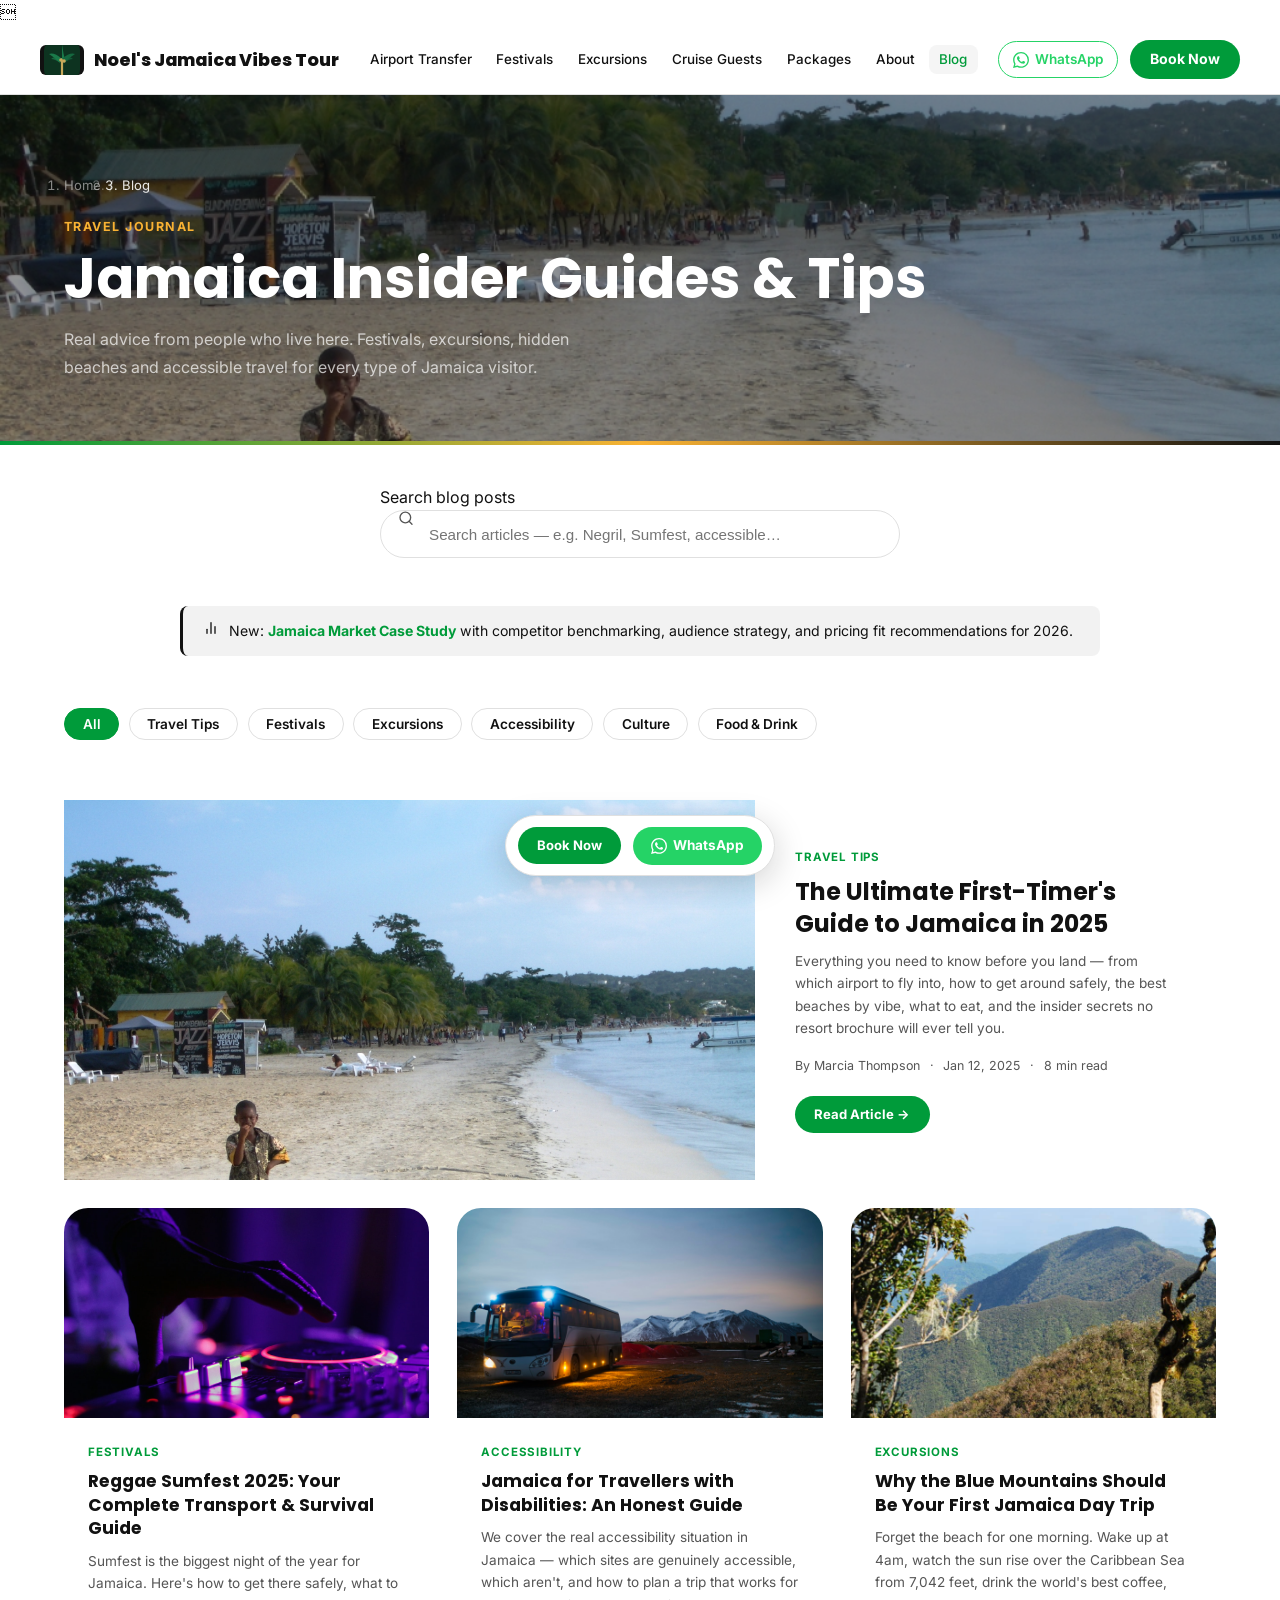
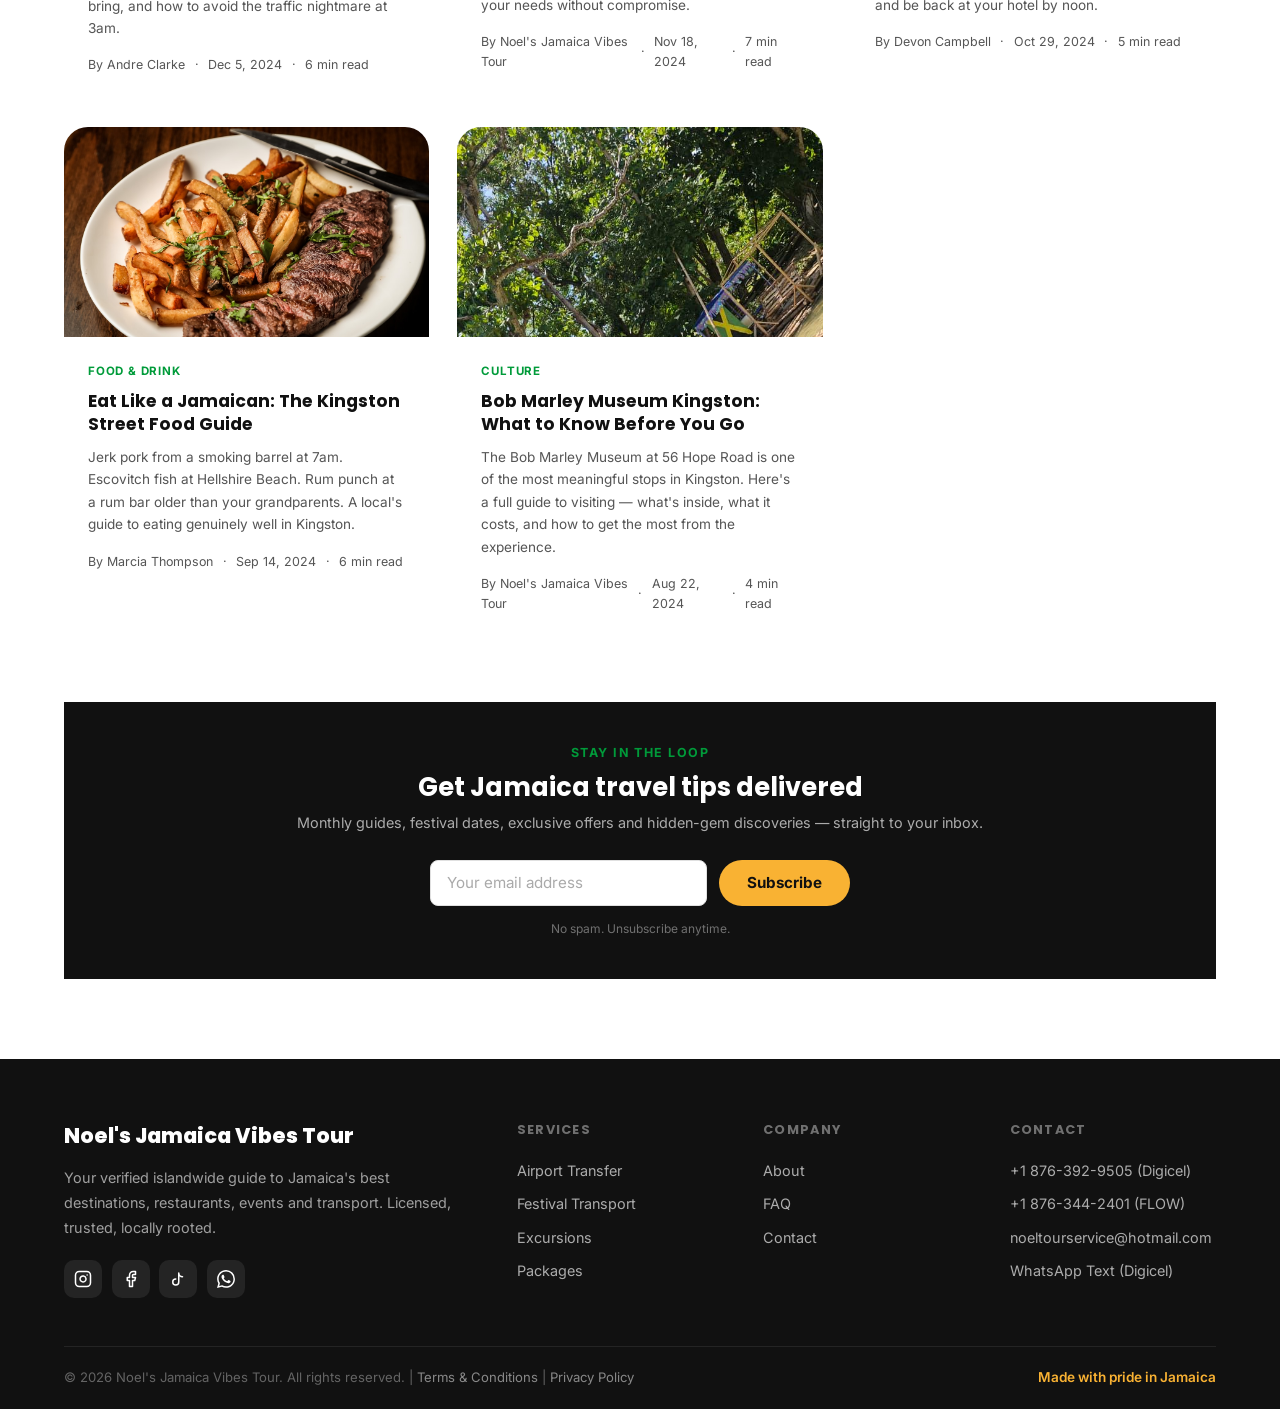
<file: blog.html>
﻿<!DOCTYPE html>
<html lang="en">
<head>
 <meta charset="UTF-8" />
 <meta name="viewport" content="width=device-width, initial-scale=1.0" />
 <meta name="description" content="Jamaica travel tips, festival guides, hidden gems and accessibility travel advice from Noel's Jamaica Vibes Tour — your island insiders." />
 <meta property="og:title" content="Blog — Noel's Jamaica Vibes Tour" />
 <meta property="og:description" content="Jamaica travel tips, festival guides, hidden gems and accessibility travel advice from Noel's Jamaica Vibes Tour — your island insiders." />
 <meta property="og:image" content="https://noels-jamaica-vibes-tour.vercel.app/assets/images/jamaica-bob-marley-mural.jpg" />
 <meta property="og:url" content="https://noels-jamaica-vibes-tour.vercel.app/blog.html" />
 <meta property="og:type" content="website" />
 <meta name="twitter:card" content="summary_large_image" />
 <meta name="twitter:image" content="https://noels-jamaica-vibes-tour.vercel.app/assets/images/jamaica-bob-marley-mural.jpg" />
 <title>Blog — Noel's Jamaica Vibes Tour</title>
 <link rel="preconnect" href="https://fonts.googleapis.com" />
 <link href="https://fonts.googleapis.com/css2?family=Poppins:wght@600;700;800;900&family=Inter:wght@400;500;600;700&display=swap" rel="stylesheet" />
 <link rel="stylesheet" href="assets/css/global.css" />
 <link rel="icon" type="image/svg+xml" href="assets/favicon.svg" />
 <link rel="apple-touch-icon" href="assets/apple-touch-icon.png" />
 <link rel="manifest" href="manifest.json" />
 <style>
 .blog-grid{display:grid;grid-template-columns:repeat(3,1fr);gap:1.75rem;}
 .blog-card{background:white;border-radius:var(--radius-lg);overflow:hidden;box-shadow:var(--shadow-sm);transition:transform 0.25s,box-shadow 0.25s;}
 .blog-card:hover{transform:translateY(-5px);box-shadow:var(--shadow-lg);}
 .blog-img{width:100%;height:210px;object-fit:cover;display:block;}
 .blog-body{padding:1.5rem;}
 .blog-cat{font-size:0.72rem;font-weight:700;text-transform:uppercase;letter-spacing:0.07em;color:var(--green);margin-bottom:0.5rem;}
 .blog-title{font-size:1.08rem;font-weight:700;line-height:1.35;margin-bottom:0.6rem;color:var(--black);}
 .blog-title a{color:inherit;text-decoration:none;}
 .blog-title a:hover{color:var(--green);}
 .blog-excerpt{font-size:0.85rem;color:var(--gray-text);line-height:1.65;margin-bottom:1rem;}
 .blog-meta{display:flex;align-items:center;gap:0.6rem;font-size:0.78rem;color:var(--gray-text);}
 .blog-featured{grid-column:1/-1;display:grid;grid-template-columns:1.5fr 1fr;border-radius:var(--radius-xl);overflow:hidden;box-shadow:var(--shadow-xl);}
 .blog-featured .blog-img{height:380px;}
 .blog-featured .blog-body{padding:2.5rem;display:flex;flex-direction:column;justify-content:center;}
 .blog-featured .blog-title{font-size:1.5rem;}
 @media(max-width:900px){.blog-grid{grid-template-columns:repeat(2,1fr);}.blog-featured{grid-template-columns:1fr;}.blog-featured .blog-img{height:220px;}}
 @media(max-width:600px){.blog-grid{grid-template-columns:1fr;}.blog-featured{grid-column:auto;}}
 </style>
 <link rel="canonical" href="https://noels-jamaica-vibes-tour.vercel.app/blog.html" />
 <!-- Google Analytics 4 - swap G-XXXXXXXXXX for your real Measurement ID -->
 <script async src="https://www.googletagmanager.com/gtag/js?id=G-XXXXXXXXXX"></script>
 <script>window.dataLayer=window.dataLayer||[];function gtag(){dataLayer.push(arguments);}gtag('js',new Date());gtag('config','G-XXXXXXXXXX');</script>
<body>

<div class="trust-bar"><div class="trust-bar-inner"><span class="trust-bar-item"><svg width="12" height="12" viewBox="0 0 12 12" fill="none" aria-hidden="true"><circle cx="6" cy="6" r="6" fill="#c8a85a" opacity="0.2"/><path d="M3.5 6l2 2 3-3" stroke="#c8a85a" stroke-width="1.5" stroke-linecap="round" stroke-linejoin="round"/></svg> Island Insider Tips</span><span class="trust-bar-item"><svg width="12" height="12" viewBox="0 0 12 12" fill="none" aria-hidden="true"><circle cx="6" cy="6" r="6" fill="#c8a85a" opacity="0.2"/><path d="M3.5 6l2 2 3-3" stroke="#c8a85a" stroke-width="1.5" stroke-linecap="round" stroke-linejoin="round"/></svg> Written by Jamaicans</span><span class="trust-bar-item"><svg width="12" height="12" viewBox="0 0 12 12" fill="none" aria-hidden="true"><circle cx="6" cy="6" r="6" fill="#c8a85a" opacity="0.2"/><path d="M3.5 6l2 2 3-3" stroke="#c8a85a" stroke-width="1.5" stroke-linecap="round" stroke-linejoin="round"/></svg> Real Destinations</span><span class="trust-bar-item">♿ Inclusive Travel</span></div></div>

<nav class="nav" role="navigation" aria-label="Main navigation">
 <div class="nav-inner">
 <a href="index.html" class="nav-logo"><div class="logo-badge"><svg xmlns="http://www.w3.org/2000/svg" viewBox="0 0 36 36" width="36" height="36" aria-hidden="true"><rect width="36" height="36" rx="8" fill="#0d3320"/><line x1="18" y1="34" x2="18" y2="17" stroke="#c8a85a" stroke-width="2.2" stroke-linecap="round"/><path d="M18,17 Q10,10 5,12 Q10,15 15,20" fill="#1a7a4a"/><path d="M18,17 Q18,7 18,2 Q19,10 21,18" fill="#1a7a4a"/><path d="M18,17 Q26,10 31,12 Q26,15 21,20" fill="#15683f"/><path d="M18,17 Q11,13 7,17 Q11,17 16,21" fill="#1a7a4a" opacity="0.75"/><path d="M18,17 Q25,13 29,17 Q25,17 20,21" fill="#15683f" opacity="0.75"/><circle cx="17" cy="18" r="1.8" fill="#c8a85a"/><circle cx="20" cy="19" r="1.8" fill="#c8a85a"/></svg></div><span>Noel's Jamaica Vibes Tour</span></a>
 <ul class="nav-links">
 <li><a href="airport-transfer.html">Airport Transfer</a></li>
 <li><a href="festival-transport.html">Festivals</a></li>
 <li><a href="excursions.html">Excursions</a></li>
 <li><a href="cruise-excursions.html">Cruise Guests</a></li>
 <li><a href="packages.html">Packages</a></li>
 <li><a href="about.html">About</a></li>
 <li><a href="blog.html" class="active">Blog</a></li>
 </ul>
 <div class="nav-cta"><a href="https://wa.me/18763929505" class="nav-whatsapp" target="_blank" rel="noopener noreferrer" aria-label="Chat on WhatsApp"><svg width="16" height="16" viewBox="0 0 24 24" fill="currentColor" aria-hidden="true"><path d="M17.472 14.382c-.297-.149-1.758-.867-2.03-.967-.273-.099-.471-.148-.67.15-.197.297-.767.966-.94 1.164-.173.199-.347.223-.644.075-.297-.15-1.255-.463-2.39-1.475-.883-.788-1.48-1.761-1.653-2.059-.173-.297-.018-.458.13-.606.134-.133.298-.347.446-.52.149-.174.198-.298.298-.497.099-.198.05-.371-.025-.52-.075-.149-.669-1.612-.916-2.207-.242-.579-.487-.5-.669-.51-.173-.008-.371-.01-.57-.01-.198 0-.52.074-.792.372-.272.297-1.04 1.016-1.04 2.479 0 1.462 1.065 2.875 1.213 3.074.149.198 2.096 3.2 5.077 4.487.709.306 1.262.489 1.694.625.712.227 1.36.195 1.871.118.571-.085 1.758-.719 2.006-1.413.248-.694.248-1.289.173-1.413-.074-.124-.272-.198-.57-.347m-5.421 7.403h-.004a9.87 9.87 0 01-5.031-1.378l-.361-.214-3.741.982.998-3.648-.235-.374a9.86 9.86 0 01-1.51-5.26c.001-5.45 4.436-9.884 9.888-9.884 2.64 0 5.122 1.03 6.988 2.898a9.825 9.825 0 012.893 6.994c-.003 5.45-4.437 9.884-9.885 9.884m8.413-18.297A11.815 11.815 0 0012.05 0C5.495 0 .16 5.335.157 11.892c0 2.096.547 4.142 1.588 5.945L.057 24l6.305-1.654a11.882 11.882 0 005.683 1.448h.005c6.554 0 11.89-5.335 11.893-11.893a11.821 11.821 0 00-3.48-8.413z"/></svg> WhatsApp</a><a href="contact.html" class="nav-book-btn">Book Now</a></div>
 <button class="nav-hamburger" id="menuBtn" aria-label="Toggle mobile menu" aria-expanded="false"><span></span><span></span><span></span></button>
 </div>
 <div id="mobileMenu" class="mobile-menu">
 <a href="airport-transfer.html">Airport Transfer</a><a href="festival-transport.html">Festival Transport</a><a href="excursions.html">Excursions</a><a href="cruise-excursions.html">Cruise Guests</a><a href="packages.html">Packages</a><a href="about.html">About</a><a href="faq.html">FAQ</a>
 <a href="contact.html" class="mobile-book-btn">Book Your Trip</a>
 </div>
</nav>

<main id="main-content">

<section class="page-hero" style="min-height:240px;">
 <div class="page-hero-bg" style="background-image:url('assets/images/jamaica-beach.jpg');" aria-hidden="true"></div>
 <div class="container page-hero-content">
 <nav aria-label="Breadcrumb" style="margin-bottom:1.25rem;"><ol style="display:flex;gap:0.5rem;font-size:0.82rem;color:rgba(255,255,255,0.5);"><li><a href="index.html" style="color:rgba(255,255,255,0.5);">Home</a></li><li style="color:rgba(255,255,255,0.3);">/</li><li style="color:rgba(255,255,255,0.9);">Blog</li></ol></nav>
 <p class="section-label">Travel Journal</p>
 <h1>Jamaica Insider Guides &amp; Tips</h1>
 <p style="margin-top:0.75rem;max-width:520px;">Real advice from people who live here. Festivals, excursions, hidden beaches and accessible travel for every type of Jamaica visitor.</p>
 </div>
</section>

<section class="section" style="padding-top:2.5rem;">
 <div class="container">

 <!-- SEARCH -->
 <div class="search-bar" style="max-width:520px;margin:0 auto 3rem;">
 <label for="blogSearch" class="sr-only">Search blog posts</label>
 <input class="search-input" type="search" id="blogSearch" placeholder="Search articles — e.g. Negril, Sumfest, accessible…" aria-label="Search blog posts" />
 <span class="search-icon" aria-hidden="true"><svg width="16" height="16" viewBox="0 0 24 24" fill="none" stroke="currentColor" stroke-width="2" stroke-linecap="round" stroke-linejoin="round"><circle cx="11" cy="11" r="8"/><line x1="21" y1="21" x2="16.65" y2="16.65"/></svg></span>
 </div>

 <div class="notice notice-info" style="max-width:920px;margin:0 auto 2rem;">
 <span><svg width="16" height="16" viewBox="0 0 24 24" fill="none" stroke="currentColor" stroke-width="2" stroke-linecap="round" stroke-linejoin="round" aria-hidden="true"><line x1="18" y1="20" x2="18" y2="10"/><line x1="12" y1="20" x2="12" y2="4"/><line x1="6" y1="20" x2="6" y2="14"/></svg></span>
 <span>New: <a href="market-insights.html" style="color:var(--green);font-weight:700;">Jamaica Market Case Study</a> with competitor benchmarking, audience strategy, and pricing fit recommendations for 2026.</span>
 </div>

 <!-- FILTER PILLS -->
 <div class="filter-bar" style="margin-bottom:2.5rem;" role="group" aria-label="Blog category filter">
 <button class="filter-pill active" data-filter-value="all">All</button>
 <button class="filter-pill" data-filter-value="tips">Travel Tips</button>
 <button class="filter-pill" data-filter-value="festivals">Festivals</button>
 <button class="filter-pill" data-filter-value="excursions">Excursions</button>
 <button class="filter-pill" data-filter-value="accessibility">Accessibility</button>
 <button class="filter-pill" data-filter-value="culture">Culture</button>
 <button class="filter-pill" data-filter-value="food">Food &amp; Drink</button>
 </div>

 <div class="blog-grid" id="blogGrid">

 <!-- FEATURED post -->
 <article class="blog-card blog-featured reveal" data-filter="tips" data-search-filter="ultimate guide first time visitors jamaica travel tips 2025">
 <img class="blog-img" src="assets/images/jamaica-beach.jpg" alt="Seven Mile Beach Negril Jamaica" loading="lazy" />
 <div class="blog-body">
 <p class="blog-cat">Travel Tips</p>
 <h2 class="blog-title"><a href="#">The Ultimate First-Timer's Guide to Jamaica in 2025</a></h2>
 <p class="blog-excerpt">Everything you need to know before you land — from which airport to fly into, how to get around safely, the best beaches by vibe, what to eat, and the insider secrets no resort brochure will ever tell you.</p>
 <div class="blog-meta">
 <span>By Marcia Thompson</span>
 <span>·</span>
 <span>Jan 12, 2025</span>
 <span>·</span>
 <span>8 min read</span>
 </div>
 <a href="#" class="btn btn-primary btn-sm" style="margin-top:1.25rem;align-self:flex-start;">Read Article →</a>
 </div>
 </article>

 <!-- Post 2 -->
 <article class="blog-card reveal" data-filter="festivals" data-search-filter="reggae sumfest montego bay guide tips transport">
 <img class="blog-img" src="assets/images/jamaica-sumfest.jpg" alt="Reggae Sumfest concert Montego Bay Jamaica" loading="lazy" onerror="this.src='assets/images/jamaica-sumfest.jpg'" />
 <div class="blog-body">
 <p class="blog-cat">Festivals</p>
 <h3 class="blog-title"><a href="#">Reggae Sumfest 2025: Your Complete Transport &amp; Survival Guide</a></h3>
 <p class="blog-excerpt">Sumfest is the biggest night of the year for Jamaica. Here's how to get there safely, what to bring, and how to avoid the traffic nightmare at 3am.</p>
 <div class="blog-meta"><span>By Andre Clarke</span><span>·</span><span>Dec 5, 2024</span><span>·</span><span>6 min read</span></div>
 </div>
 </article>

 <!-- Post 3 -->
 <article class="blog-card reveal reveal-delay-1" data-filter="accessibility" data-search-filter="accessible travel jamaica wheelchair disability inclusive">
 <img class="blog-img" src="assets/images/jamaica-accessible-transport.jpg" alt="Accessible transport in Jamaica" loading="lazy" />
 <div class="blog-body">
 <p class="blog-cat">Accessibility</p>
 <h3 class="blog-title"><a href="#">Jamaica for Travellers with Disabilities: An Honest Guide</a></h3>
 <p class="blog-excerpt">We cover the real accessibility situation in Jamaica — which sites are genuinely accessible, which aren't, and how to plan a trip that works for your needs without compromise.</p>
 <div class="blog-meta"><span>By Noel's Jamaica Vibes Tour</span><span>·</span><span>Nov 18, 2024</span><span>·</span><span>7 min read</span></div>
 </div>
 </article>

 <!-- Post 4 -->
 <article class="blog-card reveal" data-filter="excursions" data-search-filter="blue mountains coffee hike kingston sunrise jerk chicken">
 <img class="blog-img" src="assets/images/jamaica-mountains.jpg" alt="Blue Mountains Jamaica fog and coffee" loading="lazy" />
 <div class="blog-body">
 <p class="blog-cat">Excursions</p>
 <h3 class="blog-title"><a href="#">Why the Blue Mountains Should Be Your First Jamaica Day Trip</a></h3>
 <p class="blog-excerpt">Forget the beach for one morning. Wake up at 4am, watch the sun rise over the Caribbean Sea from 7,042 feet, drink the world's best coffee, and be back at your hotel by noon.</p>
 <div class="blog-meta"><span>By Devon Campbell</span><span>·</span><span>Oct 29, 2024</span><span>·</span><span>5 min read</span></div>
 </div>
 </article>

 <!-- Post 5 -->
 <article class="blog-card reveal reveal-delay-1" data-filter="food" data-search-filter="kingston food street jerk chicken food tour eating local flavours">
 <img class="blog-img" src="assets/images/jamaica-food.jpg" alt="Jerk chicken cooking Jamaica street food" loading="lazy" onerror="this.src='assets/images/jamaica-food-fallback.jpg'" />
 <div class="blog-body">
 <p class="blog-cat">Food &amp; Drink</p>
 <h3 class="blog-title"><a href="#">Eat Like a Jamaican: The Kingston Street Food Guide</a></h3>
 <p class="blog-excerpt">Jerk pork from a smoking barrel at 7am. Escovitch fish at Hellshire Beach. Rum punch at a rum bar older than your grandparents. A local's guide to eating genuinely well in Kingston.</p>
 <div class="blog-meta"><span>By Marcia Thompson</span><span>·</span><span>Sep 14, 2024</span><span>·</span><span>6 min read</span></div>
 </div>
 </article>

 <!-- Post 6 -->
 <article class="blog-card reveal reveal-delay-2" data-filter="culture" data-search-filter="bob marley museum kingston trench town reggae heritage culture">
 <img class="blog-img" src="assets/images/jamaica-culture-tour-group.jpg" alt="Bob Marley tribute Jamaica reggae culture" loading="lazy" onerror="this.src='assets/images/jamaica-music-fallback.jpg'" />
 <div class="blog-body">
 <p class="blog-cat">Culture</p>
 <h3 class="blog-title"><a href="#">Bob Marley Museum Kingston: What to Know Before You Go</a></h3>
 <p class="blog-excerpt">The Bob Marley Museum at 56 Hope Road is one of the most meaningful stops in Kingston. Here's a full guide to visiting — what's inside, what it costs, and how to get the most from the experience.</p>
 <div class="blog-meta"><span>By Noel's Jamaica Vibes Tour</span><span>·</span><span>Aug 22, 2024</span><span>·</span><span>4 min read</span></div>
 </div>
 </article>

 </div>

 <!-- NO RESULTS -->
 <div id="noBlogResults" style="display:none;text-align:center;padding:3rem;background:var(--gray-light);border-radius:var(--radius-lg);margin-top:1.5rem;">
 <p style="font-size:1.1rem;font-weight:600;margin-bottom:0.5rem;">No articles found</p>
 <p style="color:var(--gray-text);font-size:0.9rem;">Try a different search term or filter category.</p>
 </div>

 <!-- NEWSLETTER -->
 <div style="margin-top:4rem;padding:2.5rem;background:var(--black);border-radius:var(--radius-xl);text-align:center;" class="reveal">
 <p class="section-label">Stay in the loop</p>
 <h3 style="color:white;margin-bottom:0.5rem;">Get Jamaica travel tips delivered</h3>
 <p style="color:rgba(255,255,255,0.65);margin-bottom:1.5rem;font-size:0.9rem;">Monthly guides, festival dates, exclusive offers and hidden-gem discoveries — straight to your inbox.</p>
 <form style="display:flex;gap:0.75rem;max-width:420px;margin:0 auto;flex-wrap:wrap;" novalidate aria-label="Newsletter signup">
 <input type="email" class="form-input" placeholder="Your email address" style="flex:1;min-width:220px;" required aria-label="Email for newsletter" />
 <button type="submit" class="btn btn-gold" style="white-space:nowrap;">Subscribe</button>
 </form>
 <p style="font-size:0.75rem;color:rgba(255,255,255,0.4);margin-top:0.75rem;">No spam. Unsubscribe anytime.</p>
 </div>

 </div>
</section>

</main>

<footer class="footer" role="contentinfo">
 <div class="container">
 <div class="footer-grid">
 <div class="footer-brand"><div class="logo-text">Noel's Jamaica Vibes Tour </div><p>Your verified islandwide guide to Jamaica's best destinations, restaurants, events and transport. Licensed, trusted, locally rooted.</p><div class="footer-social"><a href="https://www.instagram.com/noeljatourservice" target="_blank" rel="noopener noreferrer" aria-label="Follow on Instagram"><svg width="18" height="18" viewBox="0 0 24 24" fill="none" stroke="currentColor" stroke-width="2" stroke-linecap="round" stroke-linejoin="round" aria-hidden="true"><rect x="2" y="2" width="20" height="20" rx="5" ry="5"/><path d="M16 11.37A4 4 0 1112.63 8 4 4 0 0116 11.37z"/><line x1="17.5" y1="6.5" x2="17.51" y2="6.5"/></svg></a><a href="https://facebook.com/jutatoursja" target="_blank" rel="noopener noreferrer" aria-label="Follow on Facebook"><svg width="18" height="18" viewBox="0 0 24 24" fill="none" stroke="currentColor" stroke-width="2" stroke-linecap="round" stroke-linejoin="round" aria-hidden="true"><path d="M18 2h-3a5 5 0 00-5 5v3H7v4h3v8h4v-8h3l1-4h-4V7a1 1 0 011-1h3z"/></svg></a><a href="https://tiktok.com/@jutatoursja" target="_blank" rel="noopener noreferrer" aria-label="Follow on TikTok"><svg width="18" height="18" viewBox="0 0 24 24" fill="none" stroke="currentColor" stroke-width="2" stroke-linecap="round" stroke-linejoin="round" aria-hidden="true"><path d="M9 12a4 4 0 104 4V4a5 5 0 005 5"/></svg></a><a href="https://wa.me/18763929505" target="_blank" rel="noopener noreferrer" aria-label="WhatsApp us"><svg width="18" height="18" viewBox="0 0 24 24" fill="currentColor" stroke="none" aria-hidden="true"><path d="M17.472 14.382c-.297-.149-1.758-.867-2.03-.967-.273-.099-.471-.148-.67.15-.197.297-.767.966-.94 1.164-.173.199-.347.223-.644.075-.297-.15-1.255-.463-2.39-1.475-.883-.788-1.48-1.761-1.653-2.059-.173-.297-.018-.458.13-.606.134-.133.298-.347.446-.52.149-.174.198-.298.298-.497.099-.198.05-.371-.025-.52-.075-.149-.669-1.612-.916-2.207-.242-.579-.487-.5-.669-.51-.173-.008-.371-.01-.57-.01-.198 0-.52.074-.792.372-.272.297-1.04 1.016-1.04 2.479 0 1.462 1.065 2.875 1.213 3.074.149.198 2.096 3.2 5.077 4.487.709.306 1.262.489 1.694.625.712.227 1.36.195 1.871.118.571-.085 1.758-.719 2.006-1.413.248-.694.248-1.289.173-1.413-.074-.124-.272-.198-.57-.347m-5.421 7.403h-.004a9.87 9.87 0 01-5.031-1.378l-.361-.214-3.741.982.998-3.648-.235-.374a9.86 9.86 0 01-1.51-5.26c.001-5.45 4.436-9.884 9.888-9.884 2.64 0 5.122 1.03 6.988 2.898a9.825 9.825 0 012.893 6.994c-.003 5.45-4.437 9.884-9.885 9.884m8.413-18.297A11.815 11.815 0 0012.05 0C5.495 0 .16 5.335.157 11.892c0 2.096.547 4.142 1.588 5.945L.057 24l6.305-1.654a11.882 11.882 0 005.683 1.448h.005c6.554 0 11.89-5.335 11.893-11.893a11.821 11.821 0 00-3.48-8.413z"/></svg></a></div></div>
 <div><p class="footer-heading">Services</p><ul class="footer-links"><li><a href="airport-transfer.html">Airport Transfer</a></li><li><a href="festival-transport.html">Festival Transport</a></li><li><a href="excursions.html">Excursions</a></li><li><a href="packages.html">Packages</a></li></ul></div>
 <div><p class="footer-heading">Company</p><ul class="footer-links"><li><a href="about.html">About</a></li><li><a href="faq.html">FAQ</a></li><li><a href="contact.html">Contact</a></li></ul></div>
 <div><p class="footer-heading">Contact</p><ul class="footer-links"><li><a href="tel:+18763929505">+1 876-392-9505 (Digicel)</a></li><li><a href="tel:+18763442401">+1 876-344-2401 (FLOW)</a></li><li><a href="mailto:noeltourservice@hotmail.com">noeltourservice@hotmail.com</a></li><li><a href="https://wa.me/18763929505">WhatsApp Text (Digicel)</a></li></ul></div>
 </div>
 <div class="footer-bottom"><span>&copy; 2026 Noel's Jamaica Vibes Tour. All rights reserved. | <a href="faq.html#legal">Terms &amp; Conditions</a> | <a href="faq.html#privacy">Privacy Policy</a></span><div class="footer-flag"> Made with pride in Jamaica</div></div>
 </div>
</footer>

<div class="sticky-cta"><a href="contact.html" class="btn btn-primary btn-sm">Book Now</a><a href="https://wa.me/18763929505" class="whatsapp-pill" target="_blank" rel="noopener noreferrer" aria-label="Open WhatsApp"><svg width="16" height="16" viewBox="0 0 24 24" fill="currentColor" aria-hidden="true"><path d="M17.472 14.382c-.297-.149-1.758-.867-2.03-.967-.273-.099-.471-.148-.67.15-.197.297-.767.966-.94 1.164-.173.199-.347.223-.644.075-.297-.15-1.255-.463-2.39-1.475-.883-.788-1.48-1.761-1.653-2.059-.173-.297-.018-.458.13-.606.134-.133.298-.347.446-.52.149-.174.198-.298.298-.497.099-.198.05-.371-.025-.52-.075-.149-.669-1.612-.916-2.207-.242-.579-.487-.5-.669-.51-.173-.008-.371-.01-.57-.01-.198 0-.52.074-.792.372-.272.297-1.04 1.016-1.04 2.479 0 1.462 1.065 2.875 1.213 3.074.149.198 2.096 3.2 5.077 4.487.709.306 1.262.489 1.694.625.712.227 1.36.195 1.871.118.571-.085 1.758-.719 2.006-1.413.248-.694.248-1.289.173-1.413-.074-.124-.272-.198-.57-.347m-5.421 7.403h-.004a9.87 9.87 0 01-5.031-1.378l-.361-.214-3.741.982.998-3.648-.235-.374a9.86 9.86 0 01-1.51-5.26c.001-5.45 4.436-9.884 9.888-9.884 2.64 0 5.122 1.03 6.988 2.898a9.825 9.825 0 012.893 6.994c-.003 5.45-4.437 9.884-9.885 9.884m8.413-18.297A11.815 11.815 0 0012.05 0C5.495 0 .16 5.335.157 11.892c0 2.096.547 4.142 1.588 5.945L.057 24l6.305-1.654a11.882 11.882 0 005.683 1.448h.005c6.554 0 11.89-5.335 11.893-11.893a11.821 11.821 0 00-3.48-8.413z"/></svg> WhatsApp</a></div>
<div class="a11y-panel" role="region" aria-label="Accessibility options"><button class="a11y-trigger" id="a11yTrigger" aria-label="Accessibility settings" aria-expanded="false" aria-controls="a11yMenu"><svg width="20" height="20" viewBox="0 0 24 24" fill="none" stroke="currentColor" stroke-width="2" stroke-linecap="round" stroke-linejoin="round" aria-hidden="true"><circle cx="12" cy="5" r="1"/><path d="M9 20l3-6 3 6"/><path d="M6 8l6 2 6-2"/><path d="M12 10v4"/></svg></button><div id="a11yMenu" class="a11y-menu" role="dialog" aria-label="Accessibility menu"><strong style="font-size:0.8rem;color:var(--gray-text);text-transform:uppercase;letter-spacing:0.08em;">Accessibility</strong><button id="a11yHighContrast"><svg width="14" height="14" viewBox="0 0 24 24" fill="none" stroke="currentColor" stroke-width="2" stroke-linecap="round" stroke-linejoin="round" aria-hidden="true"><circle cx="12" cy="12" r="10"/><path d="M12 2v20M2 12h20"/></svg> High contrast mode</button><button id="a11yLargeText"><svg width="14" height="14" viewBox="0 0 24 24" fill="none" stroke="currentColor" stroke-width="2" stroke-linecap="round" stroke-linejoin="round" aria-hidden="true"><polyline points="4 7 4 4 20 4 20 7"/><line x1="9" y1="20" x2="15" y2="20"/><line x1="12" y1="4" x2="12" y2="20"/></svg> Larger text</button><button id="a11yDyslexia"><svg width="14" height="14" viewBox="0 0 24 24" fill="none" stroke="currentColor" stroke-width="2" stroke-linecap="round" stroke-linejoin="round" aria-hidden="true"><path d="M4 19.5A2.5 2.5 0 016.5 17H20"/><path d="M6.5 2H20v20H6.5A2.5 2.5 0 014 19.5v-15A2.5 2.5 0 016.5 2z"/></svg> Dyslexia-friendly font</button><button id="a11yReset" style="color:#e53e3e;">&#8635; Reset all settings</button></div></div>
<script type="module" src="js/main.js"></script>
<script>
// Blog search & filter without module dependency
(function(){
 const searchEl=document.getElementById('blogSearch');
 const pills=document.querySelectorAll('.filter-pill');
 const cards=document.querySelectorAll('#blogGrid article');
 const noResults=document.getElementById('noBlogResults');
 let activeFilter='all';

 function filterCards(){
 const term=(searchEl?searchEl.value.trim().toLowerCase():'');
 let visible=0;
 cards.forEach(card=>{
 const filterVal=card.dataset.filter||'';
 const searchVal=(card.dataset.searchFilter||'').toLowerCase();
 const catMatch=(activeFilter==='all'||filterVal===activeFilter);
 const searchMatch=(!term||searchVal.includes(term)||card.textContent.toLowerCase().includes(term));
 const show=catMatch&&searchMatch;
 card.style.display=show?'':'none';
 if(show)visible++;
 });
 if(noResults) noResults.style.display=visible===0?'block':'none';
 }

 pills.forEach(btn=>{
 btn.addEventListener('click',function(){
 pills.forEach(b=>b.classList.remove('active'));
 this.classList.add('active');
 activeFilter=this.dataset.filterValue||'all';
 filterCards();
 });
 });

 if(searchEl){
 let t;
 searchEl.addEventListener('input',function(){clearTimeout(t);t=setTimeout(filterCards,200);});
 }
})();
</script>
</body>
</html>
</file>
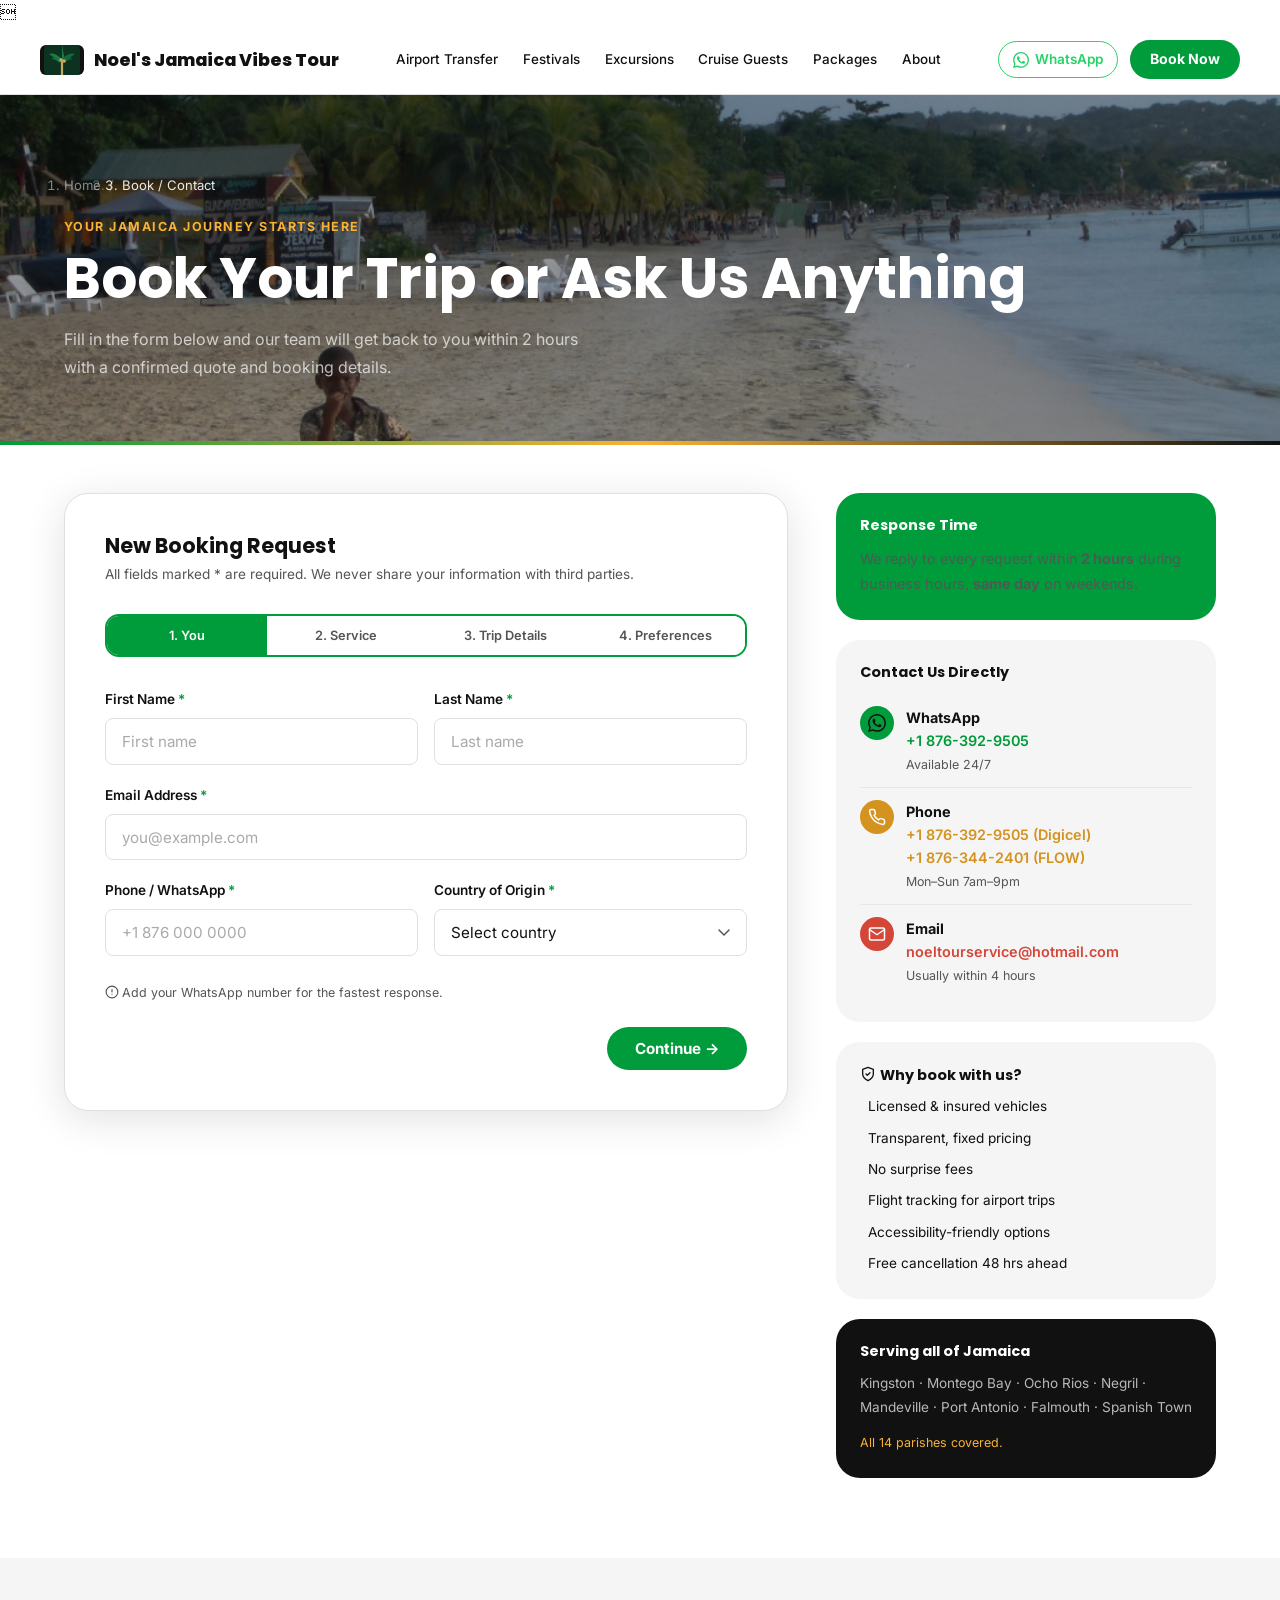
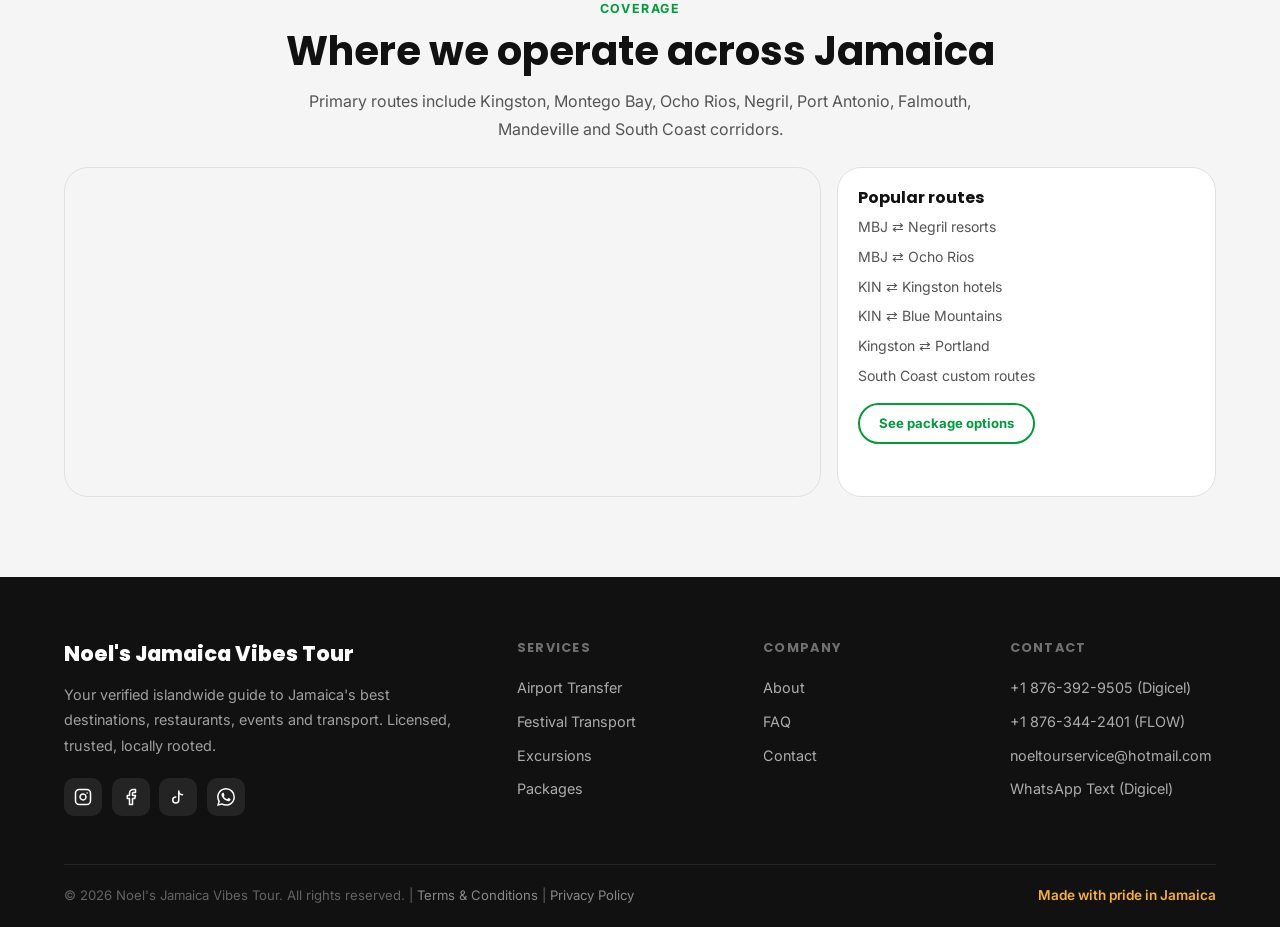
<file: contact.html>
<!DOCTYPE html>
<html lang="en">
<head>
 <meta charset="UTF-8" />
 <meta name="viewport" content="width=device-width, initial-scale=1.0" />
 <meta name="description" content="Book your Jamaica trip with Noel's Jamaica Vibes Tour — airport transfers, excursions, festival transport and custom packages. Smart booking form with WhatsApp support." />
 <meta property="og:title" content="Contact &amp; Book — Noel's Jamaica Vibes Tour" />
 <meta property="og:description" content="Book your Jamaica trip with Noel's Jamaica Vibes Tour — airport transfers, excursions, festival transport and custom packages. Smart booking form with WhatsApp support." />
 <meta property="og:image" content="https://noels-jamaica-vibes-tour.vercel.app/assets/images/jamaica-airport-pickup-group.jpg" />
 <meta property="og:url" content="https://noels-jamaica-vibes-tour.vercel.app/contact.html" />
 <meta property="og:type" content="website" />
 <meta name="twitter:card" content="summary_large_image" />
 <meta name="twitter:image" content="https://noels-jamaica-vibes-tour.vercel.app/assets/images/jamaica-airport-pickup-group.jpg" />
 <title>Contact &amp; Book — Noel's Jamaica Vibes Tour</title>
 <link rel="preconnect" href="https://fonts.googleapis.com" />
 <link href="https://fonts.googleapis.com/css2?family=Poppins:wght@600;700;800;900&family=Inter:wght@400;500;600;700&display=swap" rel="stylesheet" />
 <link rel="stylesheet" href="assets/css/global.css" />
 <link rel="icon" type="image/svg+xml" href="assets/favicon.svg" />
 <link rel="apple-touch-icon" href="assets/apple-touch-icon.png" />
 <link rel="manifest" href="manifest.json" />
 <style>
 .contact-layout{display:grid;grid-template-columns:1fr 380px;gap:3rem;align-items:start;}
 .contact-sidebar{display:flex;flex-direction:column;gap:1.25rem;position:sticky;top:90px;}
 .sidebar-card{background:var(--gray-light);border-radius:var(--radius-lg);padding:1.5rem;}
 .sidebar-card h4{font-size:0.9rem;font-weight:700;margin-bottom:0.75rem;}
 .sidebar-item{display:flex;gap:0.75rem;align-items:start;padding:0.75rem 0;border-bottom:1px solid rgba(0,0,0,0.06);font-size:0.9rem;}
 .sidebar-item:last-child{border-bottom:none;}
 .sidebar-icon{width:34px;height:34px;border-radius:50%;background:var(--green);display:flex;align-items:center;justify-content:center;font-size:1rem;flex-shrink:0;}
 .step-tabs{display:flex;gap:0;margin-bottom:2rem;border-radius:var(--radius-md);overflow:hidden;border:2px solid var(--green);}
 .step-tab{flex:1;padding:0.75rem 0.25rem;text-align:center;font-size:0.8rem;font-weight:600;background:white;color:var(--gray-text);cursor:pointer;border:none;transition:all 0.2s;}
 .step-tab.active{background:var(--green);color:white;}
 .form-step{display:none;animation:fadeIn 0.3s ease;}
 .form-step.active{display:block;}
 @keyframes fadeIn{from{opacity:0;transform:translateY(6px);}to{opacity:1;transform:translateY(0);}}
 .service-card-selector{display:grid;grid-template-columns:1fr 1fr;gap:0.75rem;margin-top:0.5rem;}
 .service-card-option{padding:1rem;border:2px solid rgba(0,0,0,0.1);border-radius:var(--radius-md);cursor:pointer;text-align:center;transition:all 0.2s;font-size:0.85rem;}
 .service-card-option:hover{border-color:var(--green);background:rgba(0,155,58,0.05);}
 .service-card-option.selected{border-color:var(--green);background:rgba(0,155,58,0.08);}
 .service-card-option .sco-icon{font-size:0.72rem;margin-bottom:0.4rem;letter-spacing:0.08em;font-weight:700;color:var(--green);}
 .service-card-option .sco-icon:empty::before{content:'SV';}
 .service-card-option[data-value="airport-transfer"] .sco-icon:empty::before{content:'AT';}
 .service-card-option[data-value="festival-transport"] .sco-icon:empty::before{content:'FT';}
 .service-card-option[data-value="excursion"] .sco-icon:empty::before{content:'EX';}
 .service-card-option[data-value="package"] .sco-icon:empty::before{content:'PK';}
 .sidebar-icon:empty::before{content:'\2022';font-size:1rem;font-weight:800;color:#fff;}
 .contact-map-grid{display:grid;grid-template-columns:2fr 1fr;gap:1rem;align-items:stretch;}
 @media(max-width:900px){.contact-layout{grid-template-columns:1fr;}.contact-sidebar{position:static;}.contact-map-grid{grid-template-columns:1fr;}}
 @media(max-width:600px){.service-card-selector{grid-template-columns:1fr 1fr;}}
 </style>
 <link rel="canonical" href="https://noels-jamaica-vibes-tour.vercel.app/contact.html" />
 <!-- Google Analytics 4 - swap G-XXXXXXXXXX for your real Measurement ID -->
 <script async src="https://www.googletagmanager.com/gtag/js?id=G-XXXXXXXXXX"></script>
 <script>window.dataLayer=window.dataLayer||[];function gtag(){dataLayer.push(arguments);}gtag('js',new Date());gtag('config','G-XXXXXXXXXX');</script>
<body>

<div class="trust-bar"><div class="trust-bar-inner"><span class="trust-bar-item">⚡ Reply within 2 hours</span><span class="trust-bar-item"><svg width="12" height="12" viewBox="0 0 12 12" fill="none" aria-hidden="true"><circle cx="6" cy="6" r="6" fill="#c8a85a" opacity="0.2"/><path d="M3.5 6l2 2 3-3" stroke="#c8a85a" stroke-width="1.5" stroke-linecap="round" stroke-linejoin="round"/></svg> WhatsApp 24/7</span><span class="trust-bar-item"><svg width="12" height="12" viewBox="0 0 12 12" fill="none" aria-hidden="true"><circle cx="6" cy="6" r="6" fill="#c8a85a" opacity="0.2"/><path d="M3.5 6l2 2 3-3" stroke="#c8a85a" stroke-width="1.5" stroke-linecap="round" stroke-linejoin="round"/></svg> Your data is safe</span><span class="trust-bar-item"><svg width="12" height="12" viewBox="0 0 12 12" fill="none" aria-hidden="true"><circle cx="6" cy="6" r="6" fill="#c8a85a" opacity="0.2"/><path d="M3.5 6l2 2 3-3" stroke="#c8a85a" stroke-width="1.5" stroke-linecap="round" stroke-linejoin="round"/></svg> No payment upfront</span></div></div>

<nav class="nav" role="navigation" aria-label="Main navigation">
 <div class="nav-inner">
 <a href="index.html" class="nav-logo"><div class="logo-badge"><svg xmlns="http://www.w3.org/2000/svg" viewBox="0 0 36 36" width="36" height="36" aria-hidden="true"><rect width="36" height="36" rx="8" fill="#0d3320"/><line x1="18" y1="34" x2="18" y2="17" stroke="#c8a85a" stroke-width="2.2" stroke-linecap="round"/><path d="M18,17 Q10,10 5,12 Q10,15 15,20" fill="#1a7a4a"/><path d="M18,17 Q18,7 18,2 Q19,10 21,18" fill="#1a7a4a"/><path d="M18,17 Q26,10 31,12 Q26,15 21,20" fill="#15683f"/><path d="M18,17 Q11,13 7,17 Q11,17 16,21" fill="#1a7a4a" opacity="0.75"/><path d="M18,17 Q25,13 29,17 Q25,17 20,21" fill="#15683f" opacity="0.75"/><circle cx="17" cy="18" r="1.8" fill="#c8a85a"/><circle cx="20" cy="19" r="1.8" fill="#c8a85a"/></svg></div><span>Noel's Jamaica Vibes Tour</span></a>
 <ul class="nav-links">
 <li><a href="airport-transfer.html">Airport Transfer</a></li>
 <li><a href="festival-transport.html">Festivals</a></li>
 <li><a href="excursions.html">Excursions</a></li>
 <li><a href="cruise-excursions.html">Cruise Guests</a></li>
 <li><a href="packages.html">Packages</a></li>
 <li><a href="about.html">About</a></li>
 
 </ul>
 <div class="nav-cta"><a href="https://wa.me/18763929505" class="nav-whatsapp" target="_blank" rel="noopener noreferrer" aria-label="Chat on WhatsApp"><svg width="16" height="16" viewBox="0 0 24 24" fill="currentColor" aria-hidden="true"><path d="M17.472 14.382c-.297-.149-1.758-.867-2.03-.967-.273-.099-.471-.148-.67.15-.197.297-.767.966-.94 1.164-.173.199-.347.223-.644.075-.297-.15-1.255-.463-2.39-1.475-.883-.788-1.48-1.761-1.653-2.059-.173-.297-.018-.458.13-.606.134-.133.298-.347.446-.52.149-.174.198-.298.298-.497.099-.198.05-.371-.025-.52-.075-.149-.669-1.612-.916-2.207-.242-.579-.487-.5-.669-.51-.173-.008-.371-.01-.57-.01-.198 0-.52.074-.792.372-.272.297-1.04 1.016-1.04 2.479 0 1.462 1.065 2.875 1.213 3.074.149.198 2.096 3.2 5.077 4.487.709.306 1.262.489 1.694.625.712.227 1.36.195 1.871.118.571-.085 1.758-.719 2.006-1.413.248-.694.248-1.289.173-1.413-.074-.124-.272-.198-.57-.347m-5.421 7.403h-.004a9.87 9.87 0 01-5.031-1.378l-.361-.214-3.741.982.998-3.648-.235-.374a9.86 9.86 0 01-1.51-5.26c.001-5.45 4.436-9.884 9.888-9.884 2.64 0 5.122 1.03 6.988 2.898a9.825 9.825 0 012.893 6.994c-.003 5.45-4.437 9.884-9.885 9.884m8.413-18.297A11.815 11.815 0 0012.05 0C5.495 0 .16 5.335.157 11.892c0 2.096.547 4.142 1.588 5.945L.057 24l6.305-1.654a11.882 11.882 0 005.683 1.448h.005c6.554 0 11.89-5.335 11.893-11.893a11.821 11.821 0 00-3.48-8.413z"/></svg> WhatsApp</a><a href="contact.html" class="nav-book-btn active">Book Now</a></div>
 <button class="nav-hamburger" id="menuBtn" aria-label="Toggle mobile menu" aria-expanded="false"><span></span><span></span><span></span></button>
 </div>
 <div id="mobileMenu" class="mobile-menu">
 <a href="airport-transfer.html">Airport Transfer</a><a href="festival-transport.html">Festival Transport</a><a href="excursions.html">Excursions</a><a href="cruise-excursions.html">Cruise Guests</a><a href="packages.html">Packages</a><a href="about.html">About</a><a href="faq.html">FAQ</a>
 <a href="contact.html" class="mobile-book-btn">Book Your Trip</a>
 </div>
</nav>

<main id="main-content">

<section class="page-hero" style="min-height:260px;">
 <div class="page-hero-bg" style="background-image:url('assets/images/jamaica-beach.jpg');" aria-hidden="true"></div>
 <div class="container page-hero-content">
 <nav aria-label="Breadcrumb" style="margin-bottom:1.25rem;"><ol style="display:flex;gap:0.5rem;font-size:0.82rem;color:rgba(255,255,255,0.5);"><li><a href="index.html" style="color:rgba(255,255,255,0.5);">Home</a></li><li style="color:rgba(255,255,255,0.3);">/</li><li style="color:rgba(255,255,255,0.9);">Book / Contact</li></ol></nav>
 <p class="section-label">Your Jamaica Journey Starts Here</p>
 <h1 id="contact-page-heading">Book Your Trip or Ask Us Anything</h1>
 <p style="margin-top:0.75rem;max-width:540px;">Fill in the form below and our team will get back to you within 2 hours with a confirmed quote and booking details.</p>
 </div>
</section>

<section class="section" style="padding-top:3rem;">
 <div class="container">
 <div class="contact-layout">

 <!-- BOOKING FORM -->
 <div>
 <div class="booking-form" aria-labelledby="booking-form-heading">
 <h2 id="booking-form-heading" style="font-size:1.3rem;margin-bottom:0.25rem;">New Booking Request</h2>
 <p style="font-size:0.85rem;color:var(--gray-text);margin-bottom:1.75rem;">All fields marked <span class="req">*</span> are required. We never share your information with third parties.</p>

 <!-- STEP TABS -->
 <div class="step-tabs" role="tablist" aria-label="Booking steps">
 <button class="step-tab active" id="tab1" role="tab" aria-selected="true" aria-controls="step1">1. You</button>
 <button class="step-tab" id="tab2" role="tab" aria-selected="false" aria-controls="step2">2. Service</button>
 <button class="step-tab" id="tab3" role="tab" aria-selected="false" aria-controls="step3">3. Trip Details</button>
 <button class="step-tab" id="tab4" role="tab" aria-selected="false" aria-controls="step4">4. Preferences</button>
 </div>

 <form id="jutatours-main-form" novalidate aria-label="Jamaica trip booking form">
 <input type="hidden" name="source_page" value="contact.html" />
 <input type="hidden" id="hidden_service" name="service_type" value="" />
 <input type="hidden" id="hidden_package" name="package" value="" />
 <input type="hidden" id="hidden_excursion" name="excursion" value="" />

 <!-- STEP 1: Personal Info -->
 <div class="form-step active" id="step1" role="tabpanel" aria-labelledby="tab1">
 <div class="form-row">
 <div class="form-group"><label class="form-label" for="c_fname">First Name <span class="req">*</span></label><input class="form-input" type="text" id="c_fname" name="first_name" required placeholder="First name" autocomplete="given-name" /><span class="form-error" data-error-for="first_name">Required.</span></div>
 <div class="form-group"><label class="form-label" for="c_lname">Last Name <span class="req">*</span></label><input class="form-input" type="text" id="c_lname" name="last_name" required placeholder="Last name" autocomplete="family-name" /><span class="form-error" data-error-for="last_name">Required.</span></div>
 </div>
 <div class="form-group"><label class="form-label" for="c_email">Email Address <span class="req">*</span></label><input class="form-input" type="email" id="c_email" name="email" required placeholder="you@example.com" autocomplete="email" /><span class="form-error" data-error-for="email">Please enter a valid email.</span></div>
 <div class="form-row">
 <div class="form-group"><label class="form-label" for="c_phone">Phone / WhatsApp <span class="req">*</span></label><input class="form-input" type="tel" id="c_phone" name="phone" required placeholder="+1 876 000 0000" autocomplete="tel" /><span class="form-error" data-error-for="phone">Required.</span></div>
 <div class="form-group"><label class="form-label" for="c_country">Country of Origin <span class="req">*</span></label><select class="form-select" id="c_country" name="country" required autocomplete="country"><option value="">Select country</option><option>United States</option><option>United Kingdom</option><option>Canada</option><option>Jamaica</option><option>Trinidad &amp; Tobago</option><option>Barbados</option><option>Germany</option><option>France</option><option>Japan</option><option>Australia</option><option>Other</option></select><span class="form-error" data-error-for="country">Required.</span></div>
 </div>
 <p class="form-hint"><svg width="14" height="14" viewBox="0 0 24 24" fill="none" stroke="currentColor" stroke-width="2" stroke-linecap="round" stroke-linejoin="round" aria-hidden="true" style="vertical-align:-2px;margin-right:3px;"><circle cx="12" cy="12" r="10"/><line x1="12" y1="8" x2="12" y2="12"/><line x1="12" y1="16" x2="12.01" y2="16"/></svg>Add your WhatsApp number for the fastest response.</p>
 <div style="display:flex;justify-content:flex-end;margin-top:1.5rem;">
 <button type="button" class="btn btn-primary" id="nextStep1">Continue →</button>
 </div>
 </div>

 <!-- STEP 2: Service Selection -->
 <div class="form-step" id="step2" role="tabpanel" aria-labelledby="tab2">
 <p class="form-label" style="margin-bottom:0.5rem;">What service do you need? <span class="req">*</span></p>
 <div class="service-card-selector" id="serviceSelector" role="group" aria-label="Service selection">
 <div class="service-card-option" data-value="airport-transfer" tabindex="0" role="button" aria-pressed="false"><div class="sco-icon"><svg width="24" height="24" viewBox="0 0 24 24" fill="none" stroke="currentColor" stroke-width="2" stroke-linecap="round" stroke-linejoin="round" aria-hidden="true"><path d="M17.8 19.2 16 11l3.5-3.5C21 6 21 4 19 2c-2-2-4-2-5.5-.5L10 5 1.8 6.2c-.5.1-.9.6-.6 1.1l1.5 2.7c.3.5.9.7 1.4.5l2.4-1L8 13l-2 1.5c-.4.3-.4.9 0 1.3l2.2 2.2c.4.4 1 .4 1.3 0L11 16l3.5 1.5c-.2.5 0 1.1.5 1.4l2.7 1.5c.5.3 1 0 1.1-.5z"/></svg></div><strong>Airport Transfer</strong><p style="font-size:0.75rem;color:var(--gray-text);margin-top:0.2rem;">Request Quote</p></div>
 <div class="service-card-option" data-value="festival-transport" tabindex="0" role="button" aria-pressed="false"><div class="sco-icon"><svg width="24" height="24" viewBox="0 0 24 24" fill="none" stroke="currentColor" stroke-width="2" stroke-linecap="round" stroke-linejoin="round" aria-hidden="true"><path d="M9 18V5l12-2v13"/><circle cx="6" cy="18" r="3"/><circle cx="18" cy="16" r="3"/></svg></div><strong>Festival Transport</strong><p style="font-size:0.75rem;color:var(--gray-text);margin-top:0.2rem;">Request Quote</p></div>
 <div class="service-card-option" data-value="excursion" tabindex="0" role="button" aria-pressed="false"><div class="sco-icon"><svg width="24" height="24" viewBox="0 0 24 24" fill="none" stroke="currentColor" stroke-width="2" stroke-linecap="round" stroke-linejoin="round" aria-hidden="true"><path d="M11 20A7 7 0 014 13c0-4 3-7 7-7h1V3s4 2 4 7a7 7 0 01-5 6.7V20"/></svg></div><strong>Day Excursion</strong><p style="font-size:0.75rem;color:var(--gray-text);margin-top:0.2rem;">Request Quote</p></div>
 <div class="service-card-option" data-value="package" tabindex="0" role="button" aria-pressed="false"><div class="sco-icon"><svg width="24" height="24" viewBox="0 0 24 24" fill="none" stroke="currentColor" stroke-width="2" stroke-linecap="round" stroke-linejoin="round" aria-hidden="true"><path d="M16.5 9.4l-9-5.19M21 16V8a2 2 0 00-1-1.73l-7-4a2 2 0 00-2 0l-7 4A2 2 0 002 8v8a2 2 0 001 1.73l7 4a2 2 0 002 0l7-4A2 2 0 0021 16z"/><polyline points="3.27 6.96 12 12.01 20.73 6.96"/><line x1="12" y1="22.08" x2="12" y2="12"/></svg></div><strong>Package Bundle</strong><p style="font-size:0.75rem;color:var(--gray-text);margin-top:0.2rem;">Request Quote</p></div>
 </div>
 <span class="form-error" id="service-selection-error" style="display:none;">Please select a service to continue.</span>

 <!-- Conditional: Airport -->
 <div id="cond-airport" style="display:none;margin-top:1.25rem;">
 <div class="form-row">
 <div class="form-group"><label class="form-label" for="c_airport">Airport</label><select class="form-select" id="c_airport" name="airport"><option value="">Select airport</option><option value="MBJ">Sangster Intl (MBJ) — Montego Bay</option><option value="KIN">Norman Manley Intl (KIN) — Kingston</option></select></div>
 <div class="form-group"><label class="form-label" for="c_direction">Direction</label><select class="form-select" id="c_direction" name="direction"><option value="">Select</option><option value="arrival">Arrival (pickup from airport)</option><option value="departure">Departure (to airport)</option><option value="both">Both ways</option></select></div>
 </div>
 <div class="form-group"><label class="form-label" for="c_flight">Flight Number</label><input class="form-input" type="text" id="c_flight" name="flight_number" placeholder="e.g. AA 1234" /></div>
 </div>

 <!-- Conditional: Festival -->
 <div id="cond-festival" style="display:none;margin-top:1.25rem;">
 <div class="form-group"><label class="form-label" for="c_festival">Festival / Event</label><select class="form-select" id="c_festival" name="festival"><option value="">Select event</option><option value="sumfest">Reggae Sumfest</option><option value="dream-weekend">Dream Weekend</option><option value="carnival">Jamaica Carnival</option><option value="rebel-salute">Rebel Salute</option><option value="other-event">Other event</option></select></div>
 <div class="form-group"><label class="form-label" for="c_transport_tier">Transport Tier</label><select class="form-select" id="c_transport_tier" name="transport_tier"><option value="">Select</option><option value="solo">Solo Shuttle</option><option value="group">Group Charter</option><option value="vip">VIP Private</option></select></div>
 </div>

 <!-- Conditional: Excursion -->
 <div id="cond-excursion" style="display:none;margin-top:1.25rem;">
 <div class="form-group"><label class="form-label" for="c_excursion">Excursion</label><select class="form-select" id="c_excursion" name="excursion_choice">
 <option value="">Select excursion</option>
 <optgroup label="Nature">
 <option value="dunns-river-falls">Dunn's River Falls</option>
 <option value="blue-hole-secret-falls">Blue Hole (Secret Falls / Island Gully)</option>
 <option value="ys-falls">YS Falls</option>
 <option value="reach-falls">Reach Falls</option>
 <option value="green-grotto-caves">Green Grotto Caves</option>
 <option value="blue-mountains-tour">Blue Mountains (hiking + coffee tours)</option>
 <option value="cockpit-country">Cockpit Country</option>
 <option value="black-river-safari">Black River Safari Tour</option>
 <option value="martha-brae-rafting">Martha Brae River bamboo rafting</option>
 <option value="rio-grande-rafting">Rio Grande River rafting</option>
 </optgroup>
 <optgroup label="Beach">
 <option value="seven-mile-beach">Seven Mile Beach</option>
 <option value="doctors-cave-beach">Doctor's Cave Beach</option>
 <option value="frenchmans-cove">Frenchman's Cove</option>
 <option value="boston-bay-beach">Boston Bay Beach</option>
 <option value="winnifred-beach">Winnifred Beach</option>
 <option value="hellshire-beach">Hellshire Beach</option>
 <option value="james-bond-beach">James Bond Beach</option>
 </optgroup>
 <optgroup label="Culture">
 <option value="bob-marley-museum">Bob Marley Museum</option>
 <option value="devon-house">Devon House</option>
 <option value="rose-hall-great-house">Rose Hall Great House</option>
 <option value="accompong-maroon-village">Accompong Maroon Village</option>
 <option value="rastafari-indigenous-village">Rastafari Indigenous Village</option>
 <option value="falmouth-historic-district">Falmouth Historic District</option>
 <option value="port-royal">Port Royal</option>
 </optgroup>
 <optgroup label="Food">
 <option value="scotchies">Scotchies</option>
 <option value="ricks-cafe-dining">Rick's Cafe</option>
 <option value="boston-jerk-centre">Boston Jerk Centre</option>
 <option value="glorias-seafood">Gloria's Seafood</option>
 <option value="kingston-street-food-flavours">Kingston Street Food &amp; Flavours</option>
 <option value="appleton-estate">Appleton Estate rum tours</option>
 <option value="sweetwood-jerk-joint">Sweetwood Jerk Joint</option>
 <option value="tracks-and-records">Usain Bolt's Tracks &amp; Records</option>
 </optgroup>
 <optgroup label="Adventure">
 <option value="mystic-mountain">Mystic Mountain</option>
 <option value="chukka-caribbean">Chukka Caribbean Adventures</option>
 <option value="dolphin-cove-adventure">Dolphin Cove</option>
 <option value="yaaman-adventure-park">Yaaman Adventure Park</option>
 <option value="blue-hole-mineral-spring">Blue Hole Mineral Spring</option>
 <option value="luminous-lagoon-swim">Luminous Lagoon night glow swim</option>
 <option value="negril-cliffs-diving">Negril Cliffs cliff diving</option>
 </optgroup>
 <optgroup label="Luxury">
 <option value="private-yacht-mobay">Private yacht charter - Montego Bay Marine Park</option>
 <option value="helicopter-island-tour">Helicopter tours (island aerial views)</option>
 <option value="tryall-roundhill-villas">Private villas in Tryall Club / Round Hill</option>
 <option value="taboo-nightclub-vip">VIP nightlife: Taboo Nightclub</option>
 <option value="strawberry-hill-spa">Spa day: Strawberry Hill Spa</option>
 <option value="pelican-bar-sunset-boat-trip">Pelican Bar Sunset Boat Trip</option>
 </optgroup>
 <optgroup label="Hidden Gems">
 <option value="somerset-falls">Somerset Falls</option>
 <option value="konoko-falls">Konoko Falls</option>
 <option value="reggae-falls">Reggae Falls</option>
 <option value="cane-river-falls">Cane River Falls</option>
 <option value="lovers-leap">Lovers Leap</option>
 <option value="milk-river-bath">Milk River Bath</option>
 </optgroup>
 <optgroup label="Accessible">
 <option value="emancipation-park">Emancipation Park</option>
 <option value="hope-botanical-gardens">Hope Botanical Gardens</option>
 <option value="blue-mountain-scenic-drive">Scenic Blue Mountain drive (no hike option)</option>
 <option value="doctors-cave-private-setup">Private beach setups at Doctor's Cave</option>
 </optgroup>
 <optgroup label="Family">
 <option value="kool-runnings-water-park">Kool Runnings Water Park</option>
 <option value="hope-zoo">Hope Zoo</option>
 <option value="dolphin-cove-family">Dolphin Cove</option>
 <option value="mystic-mountain-family">Mystic Mountain</option>
 </optgroup>
 <optgroup label="Couples">
 <option value="sunset-cruise-mobay">Sunset cruise in Montego Bay</option>
 <option value="caves-restaurant-dinner">Private dinner at The Caves Restaurant</option>
 <option value="blue-lagoon-romance">Blue Lagoon romance tour</option>
 <option value="strawberry-hill-retreat">Spa + retreat at Strawberry Hill</option>
 </optgroup>
 <option value="custom">Custom / I'll describe below</option>
 </select></div>
 </div>

 <!-- Conditional: Package -->
 <div id="cond-package" style="display:none;margin-top:1.25rem;">
 <div class="form-group"><label class="form-label" for="c_package">Package</label><select class="form-select" id="c_package" name="package_choice">
 <option value="">Select package</option>
 <option value="explorer">Explorer Package</option>
 <option value="vip-escape">VIP Island Escape</option>
 <option value="culture">Culture &amp; Flavours</option>
 <option value="festival-weekend">Festival Weekend</option>
 <option value="digital-nomad">Digital Nomad Weekly</option>
 <option value="romantic-proposal">Romantic Proposal</option>
 <option value="custom">Custom — build my own</option>
 </select></div>
 </div>

 <div style="display:flex;justify-content:space-between;margin-top:1.5rem;">
 <button type="button" class="btn btn-lg" style="background:var(--gray-light);color:var(--black);" id="prevStep2">← Back</button>
 <button type="button" class="btn btn-primary" id="nextStep2">Continue →</button>
 </div>
 </div>

 <!-- STEP 3: Trip Details -->
 <div class="form-step" id="step3" role="tabpanel" aria-labelledby="tab3">
 <div class="form-row">
 <div class="form-group"><label class="form-label" for="c_date">Travel Date <span class="req">*</span></label><input class="form-input" type="date" id="c_date" name="travel_date" required /><span class="form-error" data-error-for="travel_date">Required.</span></div>
 <div class="form-group"><label class="form-label" for="c_pax">Number of Travellers <span class="req">*</span></label><select class="form-select" id="c_pax" name="passengers" required><option value="">Select</option><option value="1">1</option><option value="2">2</option><option value="3">3</option><option value="4">4</option><option value="5-8">5–8</option><option value="9-14">9–14</option><option value="15+">15+</option></select><span class="form-error" data-error-for="passengers">Required.</span></div>
 </div>
 <div class="form-row">
 <div class="form-group"><label class="form-label" for="c_budget">Budget Range (USD)</label><select class="form-select" id="c_budget" name="budget_range"><option value="">Select budget range</option><option value="under-200">Under $200</option><option value="200-500">$200-$500</option><option value="500-1000">$500-$1,000</option><option value="1000-2000">$1,000-$2,000</option><option value="2000-plus">$2,000+</option></select><p class="form-hint">Helps us recommend the best package mix and add-ons.</p></div>
 <div class="form-group"><label class="form-label" for="c_trip_style">Trip Style</label><select class="form-select" id="c_trip_style" name="trip_style"><option value="">Select trip style</option><option value="family">Family</option><option value="couples">Couples / Romantic</option><option value="friends">Friends Group</option><option value="solo">Solo</option><option value="business">Business / VIP</option><option value="diaspora">Returning Jamaican / Diaspora</option></select></div>
 </div>
 <div class="form-group"><label class="form-label" for="c_pickup">Pickup Location <span class="req">*</span></label><input class="form-input" type="text" id="c_pickup" name="pickup_location" required placeholder="Hotel / villa / address" /><span class="form-error" data-error-for="pickup_location">Required.</span></div>
 <div class="form-group"><label class="form-label" for="c_dropoff">Drop-off / Destination</label><input class="form-input" type="text" id="c_dropoff" name="dropoff_location" placeholder="Final destination or hotel" /></div>
 <fieldset style="border:1px solid rgba(0,0,0,0.1);border-radius:var(--radius-md);padding:1.25rem;">
 <legend style="font-size:0.85rem;font-weight:600;padding:0 0.5rem;color:var(--gray-text);">Special requirements (select all that apply)</legend>
 <div style="display:grid;grid-template-columns:1fr 1fr;gap:0.5rem;margin-top:0.5rem;">
 <label style="display:flex;align-items:center;gap:0.5rem;font-size:0.88rem;cursor:pointer;"><input type="checkbox" name="special_req[]" value="child_seat" style="width:auto;" /> Child / baby seat</label>
 <label style="display:flex;align-items:center;gap:0.5rem;font-size:0.88rem;cursor:pointer;"><input type="checkbox" name="special_req[]" value="wheelchair" style="width:auto;" /> Wheelchair accessible</label>
 <label style="display:flex;align-items:center;gap:0.5rem;font-size:0.88rem;cursor:pointer;"><input type="checkbox" name="special_req[]" value="female_driver" style="width:auto;" /> Female driver preferred</label>
 <label style="display:flex;align-items:center;gap:0.5rem;font-size:0.88rem;cursor:pointer;"><input type="checkbox" name="special_req[]" value="quiet_ride" style="width:auto;" /> Quiet ride (no music)</label>
 <label style="display:flex;align-items:center;gap:0.5rem;font-size:0.88rem;cursor:pointer;"><input type="checkbox" name="special_req[]" value="large_luggage" style="width:auto;" /> Extra luggage / cargo</label>
 <label style="display:flex;align-items:center;gap:0.5rem;font-size:0.88rem;cursor:pointer;"><input type="checkbox" name="special_req[]" value="pet" style="width:auto;" /> Pet-friendly vehicle</label>
 </div>
 </fieldset>
 <div style="display:flex;justify-content:space-between;margin-top:1.5rem;">
 <button type="button" class="btn btn-lg" style="background:var(--gray-light);color:var(--black);" id="prevStep3">← Back</button>
 <button type="button" class="btn btn-primary" id="nextStep3">Continue →</button>
 </div>
 </div>

 <!-- STEP 4: Preferences & Submit -->
 <div class="form-step" id="step4" role="tabpanel" aria-labelledby="tab4">
 <div class="form-group"><label class="form-label" for="c_access">Accessibility or Medical Needs</label><input class="form-input" type="text" id="c_access" name="accessibility_needs" placeholder="e.g. hard of hearing, mobility aid, visual impairment..." /></div>
 <div class="form-group"><label class="form-label">Preferred Communication</label>
 <div style="display:flex;gap:1rem;margin-top:0.4rem;flex-wrap:wrap;">
 <label style="display:flex;align-items:center;gap:0.4rem;font-size:0.88rem;cursor:pointer;"><input type="radio" name="preferred_contact" value="whatsapp" style="width:auto;" checked /> WhatsApp</label>
 <label style="display:flex;align-items:center;gap:0.4rem;font-size:0.88rem;cursor:pointer;"><input type="radio" name="preferred_contact" value="email" style="width:auto;" /> Email</label>
 <label style="display:flex;align-items:center;gap:0.4rem;font-size:0.88rem;cursor:pointer;"><input type="radio" name="preferred_contact" value="call" style="width:auto;" /> Phone call</label>
 </div>
 </div>
 <div class="form-group"><label class="form-label" for="c_notes">Additional Notes</label><textarea class="form-textarea" id="c_notes" name="notes" rows="4" placeholder="Anything else we should know about your trip? Special occasions, dietary needs, specific stops en route..." data-maxlength="800"></textarea><p class="form-hint"><span data-counter-for="notes">0</span>/800 characters · The more you share, the better we can prepare.</p></div>

 <div class="form-success notice notice-success" style="display:none;flex-direction:column;gap:0.5rem;">
 <strong style="font-size:1.05rem;"><svg width="16" height="16" viewBox="0 0 24 24" fill="none" stroke="currentColor" stroke-width="2" stroke-linecap="round" stroke-linejoin="round" aria-hidden="true" style="vertical-align:-2px;margin-right:4px;color:var(--green);"><path d="M22 11.08V12a10 10 0 11-5.93-9.14"/><polyline points="22 4 12 14.01 9 11.01"/></svg>Booking request received, <span class="success-name"></span>!</strong>
 <p style="margin:0;">Our team will review your details and send a confirmed quote to your email within 2 hours. Check your WhatsApp too!</p>
 <div style="margin-top:1rem;display:flex;gap:0.75rem;flex-wrap:wrap;">
 <a href="https://wa.me/18763929505" class="btn btn-primary btn-sm" target="_blank" rel="noopener noreferrer" aria-label="Follow up on WhatsApp"><svg width="14" height="14" viewBox="0 0 24 24" fill="currentColor" aria-hidden="true" style="margin-right:4px;vertical-align:-1px;"><path d="M17.472 14.382c-.297-.149-1.758-.867-2.03-.967-.273-.099-.471-.148-.67.15-.197.297-.767.966-.94 1.164-.173.199-.347.223-.644.075-.297-.15-1.255-.463-2.39-1.475-.883-.788-1.48-1.761-1.653-2.059-.173-.297-.018-.458.13-.606.134-.133.298-.347.446-.52.149-.174.198-.298.298-.497.099-.198.05-.371-.025-.52-.075-.149-.669-1.612-.916-2.207-.242-.579-.487-.5-.669-.51-.173-.008-.371-.01-.57-.01-.198 0-.52.074-.792.372-.272.297-1.04 1.016-1.04 2.479 0 1.462 1.065 2.875 1.213 3.074.149.198 2.096 3.2 5.077 4.487.709.306 1.262.489 1.694.625.712.227 1.36.195 1.871.118.571-.085 1.758-.719 2.006-1.413.248-.694.248-1.289.173-1.413-.074-.124-.272-.198-.57-.347m-5.421 7.403h-.004a9.87 9.87 0 01-5.031-1.378l-.361-.214-3.741.982.998-3.648-.235-.374a9.86 9.86 0 01-1.51-5.26c.001-5.45 4.436-9.884 9.888-9.884 2.64 0 5.122 1.03 6.988 2.898a9.825 9.825 0 012.893 6.994c-.003 5.45-4.437 9.884-9.885 9.884m8.413-18.297A11.815 11.815 0 0012.05 0C5.495 0 .16 5.335.157 11.892c0 2.096.547 4.142 1.588 5.945L.057 24l6.305-1.654a11.882 11.882 0 005.683 1.448h.005c6.554 0 11.89-5.335 11.893-11.893a11.821 11.821 0 00-3.48-8.413z"/></svg>Follow up on WhatsApp</a>
 <a href="excursions.html" class="btn btn-sm" style="background:var(--gray-light);color:var(--black);">Browse more excursions</a>
 </div>
 </div>

 <div class="form-fields">
 <p style="font-size:0.8rem;color:var(--gray-text);margin-bottom:1rem;padding:0.75rem;background:var(--gray-light);border-radius:var(--radius-sm);"><svg width="13" height="13" viewBox="0 0 24 24" fill="none" stroke="currentColor" stroke-width="2" stroke-linecap="round" stroke-linejoin="round" aria-hidden="true" style="vertical-align:-1px;margin-right:3px;"><rect x="3" y="11" width="18" height="11" rx="2" ry="2"/><path d="M7 11V7a5 5 0 0110 0v4"/></svg>Your information is encrypted and never sold. By submitting you agree to our <a href="faq.html#privacy" style="color:var(--green);">Privacy Policy</a>. No payment is taken at this stage.</p>
 <button type="submit" class="btn btn-primary btn-lg" style="width:100%;justify-content:center;"> Send My Booking Request</button>
 <p style="text-align:center;font-size:0.78rem;color:var(--gray-text);margin-top:0.75rem;">Prefer to message directly? <a href="https://wa.me/18763929505" style="color:var(--green);">WhatsApp (Digicel)</a> · <a href="tel:+18763929505" style="color:var(--green);">Call +1 876-392-9505</a> · <a href="tel:+18763442401" style="color:var(--green);">Call +1 876-344-2401</a></p>
 </div>

 <div style="display:flex;justify-content:flex-start;margin-top:0.5rem;">
 <button type="button" class="btn" style="background:var(--gray-light);color:var(--black);" id="prevStep4">← Back</button>
 </div>
 </div>

 </form>
 </div>
 </div>

 <!-- SIDEBAR -->
 <aside class="contact-sidebar">
 <div class="sidebar-card" style="background:var(--green);color:white;">
 <h4 style="color:white;">⚡ Response Time</h4>
 <p style="font-size:0.9rem;opacity:0.9;">We reply to every request within <strong>2 hours</strong> during business hours, <strong>same day</strong> on weekends.</p>
 </div>
 <div class="sidebar-card">
 <h4>Contact Us Directly</h4>
 <div class="sidebar-item"><div class="sidebar-icon" style="background:var(--green);"><svg width="18" height="18" viewBox="0 0 24 24" fill="currentColor" aria-hidden="true"><path d="M17.472 14.382c-.297-.149-1.758-.867-2.03-.967-.273-.099-.471-.148-.67.15-.197.297-.767.966-.94 1.164-.173.199-.347.223-.644.075-.297-.15-1.255-.463-2.39-1.475-.883-.788-1.48-1.761-1.653-2.059-.173-.297-.018-.458.13-.606.134-.133.298-.347.446-.52.149-.174.198-.298.298-.497.099-.198.05-.371-.025-.52-.075-.149-.669-1.612-.916-2.207-.242-.579-.487-.5-.669-.51-.173-.008-.371-.01-.57-.01-.198 0-.52.074-.792.372-.272.297-1.04 1.016-1.04 2.479 0 1.462 1.065 2.875 1.213 3.074.149.198 2.096 3.2 5.077 4.487.709.306 1.262.489 1.694.625.712.227 1.36.195 1.871.118.571-.085 1.758-.719 2.006-1.413.248-.694.248-1.289.173-1.413-.074-.124-.272-.198-.57-.347m-5.421 7.403h-.004a9.87 9.87 0 01-5.031-1.378l-.361-.214-3.741.982.998-3.648-.235-.374a9.86 9.86 0 01-1.51-5.26c.001-5.45 4.436-9.884 9.888-9.884 2.64 0 5.122 1.03 6.988 2.898a9.825 9.825 0 012.893 6.994c-.003 5.45-4.437 9.884-9.885 9.884m8.413-18.297A11.815 11.815 0 0012.05 0C5.495 0 .16 5.335.157 11.892c0 2.096.547 4.142 1.588 5.945L.057 24l6.305-1.654a11.882 11.882 0 005.683 1.448h.005c6.554 0 11.89-5.335 11.893-11.893a11.821 11.821 0 00-3.48-8.413z"/></svg></div><div><strong>WhatsApp</strong><br/><a href="https://wa.me/18763929505" style="color:var(--green);font-weight:600;">+1 876-392-9505</a><br/><span style="font-size:0.78rem;color:var(--gray-text);">Available 24/7</span></div></div>
 <div class="sidebar-item"><div class="sidebar-icon" style="background:var(--gold-dark);"><svg width="18" height="18" viewBox="0 0 24 24" fill="none" stroke="white" stroke-width="2" stroke-linecap="round" stroke-linejoin="round" aria-hidden="true"><path d="M22 16.92v3a2 2 0 01-2.18 2 19.79 19.79 0 01-8.63-3.07 19.5 19.5 0 01-6-6 19.79 19.79 0 01-3.07-8.67A2 2 0 014.11 2h3a2 2 0 012 1.72 12.84 12.84 0 000.7 2.81 2 2 0 01-.45 2.11L8.09 9.91a16 16 0 006 6l1.27-1.27a2 2 0 012.11-.45 12.84 12.84 0 002.81.7A2 2 0 0122 16.92z"/></svg></div><div><strong>Phone</strong><br/><a href="tel:+18763929505" style="color:var(--gold-dark);font-weight:600;">+1 876-392-9505 (Digicel)</a><br/><a href="tel:+18763442401" style="color:var(--gold-dark);font-weight:600;">+1 876-344-2401 (FLOW)</a><br/><span style="font-size:0.78rem;color:var(--gray-text);">Mon–Sun 7am–9pm</span></div></div>
 <div class="sidebar-item"><div class="sidebar-icon" style="background:#d44638;"><svg width="18" height="18" viewBox="0 0 24 24" fill="none" stroke="white" stroke-width="2" stroke-linecap="round" stroke-linejoin="round" aria-hidden="true"><path d="M4 4h16c1.1 0 2 .9 2 2v12c0 1.1-.9 2-2 2H4c-1.1 0-2-.9-2-2V6c0-1.1.9-2 2-2z"/><polyline points="22,6 12,13 2,6"/></svg></div><div><strong>Email</strong><br/><a href="mailto:noeltourservice@hotmail.com" style="color:#d44638;font-weight:600;">noeltourservice@hotmail.com</a><br/><span style="font-size:0.78rem;color:var(--gray-text);">Usually within 4 hours</span></div></div>
 </div>
 <div class="sidebar-card">
 <h4><svg width="16" height="16" viewBox="0 0 24 24" fill="none" stroke="currentColor" stroke-width="2" stroke-linecap="round" stroke-linejoin="round" aria-hidden="true" style="vertical-align:-2px;margin-right:4px;"><path d="M12 22s8-4 8-10V5l-8-3-8 3v7c0 6 8 10 8 10z"/><path d="m9 12 2 2 4-4"/></svg>Why book with us?</h4>
 <div style="display:flex;flex-direction:column;gap:0.6rem;font-size:0.85rem;">
 <div style="display:flex;gap:0.5rem;"><span style="color:var(--green);">✓</span> Licensed &amp; insured vehicles</div>
 <div style="display:flex;gap:0.5rem;"><span style="color:var(--green);">✓</span> Transparent, fixed pricing</div>
 <div style="display:flex;gap:0.5rem;"><span style="color:var(--green);">✓</span> No surprise fees</div>
 <div style="display:flex;gap:0.5rem;"><span style="color:var(--green);">✓</span> Flight tracking for airport trips</div>
 <div style="display:flex;gap:0.5rem;"><span style="color:var(--green);">✓</span> Accessibility-friendly options</div>
 <div style="display:flex;gap:0.5rem;"><span style="color:var(--green);">✓</span> Free cancellation 48 hrs ahead</div>
 </div>
 </div>
 <div class="sidebar-card" style="background:var(--black);color:white;">
 <h4 style="color:white;"> Serving all of Jamaica</h4>
 <p style="font-size:0.85rem;color:rgba(255,255,255,0.7);margin-bottom:0.75rem;">Kingston · Montego Bay · Ocho Rios · Negril · Mandeville · Port Antonio · Falmouth · Spanish Town</p>
 <p style="font-size:0.78rem;color:var(--gold);">All 14 parishes covered.</p>
 </div>
 </aside>

 </div>
 </div>
</section>

<section class="section section-alt" aria-labelledby="service-map-heading" style="padding-top:2.5rem;">
 <div class="container">
 <div style="text-align:center;margin-bottom:1.5rem;">
 <p class="section-label">Coverage</p>
 <h2 id="service-map-heading" class="reveal">Where we operate across Jamaica</h2>
 <p class="reveal reveal-delay-1" style="max-width:680px;margin:0.75rem auto 0;">Primary routes include Kingston, Montego Bay, Ocho Rios, Negril, Port Antonio, Falmouth, Mandeville and South Coast corridors.</p>
 </div>
 <div class="contact-map-grid">
 <div class="reveal" style="border-radius:var(--radius-lg);overflow:hidden;border:1px solid var(--gray-mid);min-height:320px;">
 <iframe title="Jamaica service area map" src="https://www.openstreetmap.org/export/embed.html?bbox=-78.6%2C17.65%2C-76.15%2C18.75&amp;layer=mapnik" style="border:0;width:100%;height:100%;min-height:320px;" loading="lazy"></iframe>
 </div>
 <div class="reveal reveal-delay-1" style="background:white;border-radius:var(--radius-lg);border:1px solid var(--gray-mid);padding:1.2rem;">
 <h3 style="font-size:1rem;margin-bottom:0.6rem;">Popular routes</h3>
 <ul style="display:flex;flex-direction:column;gap:0.45rem;font-size:0.88rem;color:var(--gray-text);">
 <li>MBJ ⇄ Negril resorts</li>
 <li>MBJ ⇄ Ocho Rios</li>
 <li>KIN ⇄ Kingston hotels</li>
 <li>KIN ⇄ Blue Mountains</li>
 <li>Kingston ⇄ Portland</li>
 <li>South Coast custom routes</li>
 </ul>
 <a href="packages.html" class="btn btn-outline-green btn-sm" style="margin-top:1rem;">See package options</a>
 </div>
 </div>
 </div>
</section>

</main>

<footer class="footer" role="contentinfo">
 <div class="container">
 <div class="footer-grid">
 <div class="footer-brand"><div class="logo-text">Noel's Jamaica Vibes Tour </div><p>Your verified islandwide guide to Jamaica's best destinations, restaurants, events and transport. Licensed, trusted, locally rooted.</p><div class="footer-social"><a href="https://www.instagram.com/noeljatourservice" target="_blank" rel="noopener noreferrer" aria-label="Follow on Instagram"><svg width="18" height="18" viewBox="0 0 24 24" fill="none" stroke="currentColor" stroke-width="2" stroke-linecap="round" stroke-linejoin="round" aria-hidden="true"><rect x="2" y="2" width="20" height="20" rx="5" ry="5"/><path d="M16 11.37A4 4 0 1112.63 8 4 4 0 0116 11.37z"/><line x1="17.5" y1="6.5" x2="17.51" y2="6.5"/></svg></a><a href="https://facebook.com/jutatoursja" target="_blank" rel="noopener noreferrer" aria-label="Follow on Facebook"><svg width="18" height="18" viewBox="0 0 24 24" fill="none" stroke="currentColor" stroke-width="2" stroke-linecap="round" stroke-linejoin="round" aria-hidden="true"><path d="M18 2h-3a5 5 0 00-5 5v3H7v4h3v8h4v-8h3l1-4h-4V7a1 1 0 011-1h3z"/></svg></a><a href="https://tiktok.com/@jutatoursja" target="_blank" rel="noopener noreferrer" aria-label="Follow on TikTok"><svg width="18" height="18" viewBox="0 0 24 24" fill="none" stroke="currentColor" stroke-width="2" stroke-linecap="round" stroke-linejoin="round" aria-hidden="true"><path d="M9 12a4 4 0 104 4V4a5 5 0 005 5"/></svg></a><a href="https://wa.me/18763929505" target="_blank" rel="noopener noreferrer" aria-label="WhatsApp us"><svg width="18" height="18" viewBox="0 0 24 24" fill="currentColor" stroke="none" aria-hidden="true"><path d="M17.472 14.382c-.297-.149-1.758-.867-2.03-.967-.273-.099-.471-.148-.67.15-.197.297-.767.966-.94 1.164-.173.199-.347.223-.644.075-.297-.15-1.255-.463-2.39-1.475-.883-.788-1.48-1.761-1.653-2.059-.173-.297-.018-.458.13-.606.134-.133.298-.347.446-.52.149-.174.198-.298.298-.497.099-.198.05-.371-.025-.52-.075-.149-.669-1.612-.916-2.207-.242-.579-.487-.5-.669-.51-.173-.008-.371-.01-.57-.01-.198 0-.52.074-.792.372-.272.297-1.04 1.016-1.04 2.479 0 1.462 1.065 2.875 1.213 3.074.149.198 2.096 3.2 5.077 4.487.709.306 1.262.489 1.694.625.712.227 1.36.195 1.871.118.571-.085 1.758-.719 2.006-1.413.248-.694.248-1.289.173-1.413-.074-.124-.272-.198-.57-.347m-5.421 7.403h-.004a9.87 9.87 0 01-5.031-1.378l-.361-.214-3.741.982.998-3.648-.235-.374a9.86 9.86 0 01-1.51-5.26c.001-5.45 4.436-9.884 9.888-9.884 2.64 0 5.122 1.03 6.988 2.898a9.825 9.825 0 012.893 6.994c-.003 5.45-4.437 9.884-9.885 9.884m8.413-18.297A11.815 11.815 0 0012.05 0C5.495 0 .16 5.335.157 11.892c0 2.096.547 4.142 1.588 5.945L.057 24l6.305-1.654a11.882 11.882 0 005.683 1.448h.005c6.554 0 11.89-5.335 11.893-11.893a11.821 11.821 0 00-3.48-8.413z"/></svg></a></div></div>
 <div><p class="footer-heading">Services</p><ul class="footer-links"><li><a href="airport-transfer.html">Airport Transfer</a></li><li><a href="festival-transport.html">Festival Transport</a></li><li><a href="excursions.html">Excursions</a></li><li><a href="packages.html">Packages</a></li></ul></div>
 <div><p class="footer-heading">Company</p><ul class="footer-links"><li><a href="about.html">About</a></li><li><a href="faq.html">FAQ</a></li><li><a href="contact.html">Contact</a></li></ul></div>
 <div><p class="footer-heading">Contact</p><ul class="footer-links"><li><a href="tel:+18763929505">+1 876-392-9505 (Digicel)</a></li><li><a href="tel:+18763442401">+1 876-344-2401 (FLOW)</a></li><li><a href="mailto:noeltourservice@hotmail.com">noeltourservice@hotmail.com</a></li><li><a href="https://wa.me/18763929505">WhatsApp Text (Digicel)</a></li></ul></div>
 </div>
 <div class="footer-bottom"><span>&copy; 2026 Noel's Jamaica Vibes Tour. All rights reserved. | <a href="faq.html#legal">Terms &amp; Conditions</a> | <a href="faq.html#privacy">Privacy Policy</a></span><div class="footer-flag"> Made with pride in Jamaica</div></div>
 </div>
</footer>

<div class="a11y-panel" role="region" aria-label="Accessibility options"><button class="a11y-trigger" id="a11yTrigger" aria-label="Accessibility settings" aria-expanded="false" aria-controls="a11yMenu"><svg width="20" height="20" viewBox="0 0 24 24" fill="none" stroke="currentColor" stroke-width="2" stroke-linecap="round" stroke-linejoin="round" aria-hidden="true"><circle cx="12" cy="5" r="1"/><path d="M9 20l3-6 3 6"/><path d="M6 8l6 2 6-2"/><path d="M12 10v4"/></svg></button><div id="a11yMenu" class="a11y-menu" role="dialog" aria-label="Accessibility menu"><strong style="font-size:0.8rem;color:var(--gray-text);text-transform:uppercase;letter-spacing:0.08em;">Accessibility</strong><button id="a11yHighContrast"><svg width="14" height="14" viewBox="0 0 24 24" fill="none" stroke="currentColor" stroke-width="2" stroke-linecap="round" stroke-linejoin="round" aria-hidden="true"><circle cx="12" cy="12" r="10"/><path d="M12 2v20M2 12h20"/></svg> High contrast mode</button><button id="a11yLargeText"><svg width="14" height="14" viewBox="0 0 24 24" fill="none" stroke="currentColor" stroke-width="2" stroke-linecap="round" stroke-linejoin="round" aria-hidden="true"><polyline points="4 7 4 4 20 4 20 7"/><line x1="9" y1="20" x2="15" y2="20"/><line x1="12" y1="4" x2="12" y2="20"/></svg> Larger text</button><button id="a11yDyslexia"><svg width="14" height="14" viewBox="0 0 24 24" fill="none" stroke="currentColor" stroke-width="2" stroke-linecap="round" stroke-linejoin="round" aria-hidden="true"><path d="M4 19.5A2.5 2.5 0 016.5 17H20"/><path d="M6.5 2H20v20H6.5A2.5 2.5 0 014 19.5v-15A2.5 2.5 0 016.5 2z"/></svg> Dyslexia-friendly font</button><button id="a11yReset" style="color:#e53e3e;">&#8635; Reset all settings</button></div></div>
<script type="module" src="js/main.js"></script>
<script>
// Multi-step form controller for contact.html
(function(){
 const steps = [1,2,3,4];
 let current = 1;

 function goTo(n){
 document.querySelector('#step'+current).classList.remove('active');
 document.querySelector('#tab'+current).classList.remove('active');
 document.querySelector('#tab'+current).setAttribute('aria-selected','false');
 current = n;
 document.querySelector('#step'+n).classList.add('active');
 document.querySelector('#tab'+n).classList.add('active');
 document.querySelector('#tab'+n).setAttribute('aria-selected','true');
 document.querySelector('#tab'+n).focus();
 window.scrollTo({top:document.querySelector('#booking-form-heading').getBoundingClientRect().top+window.scrollY-100,behavior:'smooth'});
 }

 // Step 1 next
 document.getElementById('nextStep1').addEventListener('click',function(){
 const fields = ['c_fname','c_lname','c_email','c_phone','c_country'];
 let ok = true;
 fields.forEach(id=>{
 const el = document.getElementById(id);
 el.classList.remove('error');
 if(!el.value.trim()||(el.type==='email'&&!/^[^\s@]+@[^\s@]+\.[^\s@]+$/.test(el.value))){
 el.classList.add('error'); ok=false;
 }
 });
 if(ok) goTo(2);
 });
 document.getElementById('prevStep2').addEventListener('click',()=>goTo(1));

 // Service card selection
 const cards = document.querySelectorAll('.service-card-option');
 cards.forEach(c=>{
 c.addEventListener('click',function(){
 cards.forEach(x=>{x.classList.remove('selected');x.setAttribute('aria-pressed','false');});
 this.classList.add('selected');
 this.setAttribute('aria-pressed','true');
 const v=this.dataset.value;
 document.getElementById('hidden_service').value=v;
 // Show/hide conditional sections
 ['airport','festival','excursion','package'].forEach(s=>{
 document.getElementById('cond-'+s).style.display='none';
 });
 if(v==='airport-transfer') document.getElementById('cond-airport').style.display='block';
 else if(v==='festival-transport') document.getElementById('cond-festival').style.display='block';
 else if(v==='excursion') document.getElementById('cond-excursion').style.display='block';
 else if(v==='package') document.getElementById('cond-package').style.display='block';

 saveIntent({
 service: v,
 excursion: document.getElementById('hidden_excursion').value,
 package: document.getElementById('hidden_package').value,
 airport: document.getElementById('c_airport')?.value || ''
 });
 });
 c.addEventListener('keydown',function(e){if(e.key==='Enter'||e.key===' '){e.preventDefault();this.click();}});
 });

 document.getElementById('nextStep2').addEventListener('click',function(){
 const sel = document.querySelector('.service-card-option.selected');
 if(!sel){document.getElementById('service-selection-error').style.display='block';return;}
 document.getElementById('service-selection-error').style.display='none';
 goTo(3);
 });
 document.getElementById('prevStep3').addEventListener('click',()=>goTo(2));

 // Step 3 next
 document.getElementById('nextStep3').addEventListener('click',function(){
 const d=document.getElementById('c_date'),p=document.getElementById('c_pax'),pk=document.getElementById('c_pickup');
 let ok=true;
 [d,p,pk].forEach(el=>{
 el.classList.remove('error');
 if(!el.value.trim()){el.classList.add('error');ok=false;}
 });
 if(ok) goTo(4);
 });
 document.getElementById('prevStep4').addEventListener('click',()=>goTo(3));

 // Tab click navigation
 [1,2,3,4].forEach(n=>{
 document.getElementById('tab'+n).addEventListener('click',()=>{if(n<current) goTo(n);});
 });

 // Date min = today
 const dateEl=document.getElementById('c_date');
 if(dateEl) dateEl.min=new Date().toISOString().split('T')[0];

 function getSelectedText(selectEl){
 if(!selectEl) return '';
 const selected = selectEl.options[selectEl.selectedIndex];
 return selected ? selected.text.trim() : '';
 }

 function readSavedIntent(){
 try{
 const raw = window.localStorage.getItem('juta_booking_intent');
 if(!raw) return {};
 const parsed = JSON.parse(raw);
 // Expire saved intent after 7 days.
 if(parsed.savedAt && (Date.now() - parsed.savedAt) > (7 * 24 * 60 * 60 * 1000)){
 window.localStorage.removeItem('juta_booking_intent');
 return {};
 }
 return parsed || {};
 }catch{
 return {};
 }
 }

 function saveIntent(intent){
 try{
 window.localStorage.setItem('juta_booking_intent', JSON.stringify({ ...intent, savedAt: Date.now() }));
 }catch{}
 }

 function normalizeService(value){
 const v=(value||'').toLowerCase();
 if(v==='airport'||v==='airport-transfer') return 'airport-transfer';
 if(v==='festival'||v==='festival-transport') return 'festival-transport';
 if(v==='excursion'||v==='custom-excursion') return 'excursion';
 if(v==='package'||v==='packages') return 'package';
 return '';
 }

 function selectServiceCard(serviceValue){
 const normalized=normalizeService(serviceValue);
 if(!normalized) return false;
 const target=document.querySelector('.service-card-option[data-value="'+normalized+'"]');
 if(!target) return false;
 target.click();
 return true;
 }

 // Pre-populate from URL params first, else restore last saved booking intent.
 const params=new URLSearchParams(window.location.search);
 const saved=readSavedIntent();

 const svc=normalizeService(params.get('service')||saved.service||'');
 const pkg=params.get('package')||saved.package||'';
 const exc=params.get('excursion')||saved.excursion||'';
 const airportParam=(params.get('airport')||saved.airport||'').toLowerCase();

 if(svc){
 selectServiceCard(svc);
 document.getElementById('hidden_service').value=svc;
 }

 if(pkg){
 document.getElementById('hidden_package').value=pkg;
 selectServiceCard('package');
 const pkgEl=document.getElementById('c_package');
 if(pkgEl) pkgEl.value=pkg;
 }

 if(exc){
 document.getElementById('hidden_excursion').value=exc;
 selectServiceCard('excursion');
 const excEl=document.getElementById('c_excursion');
 if(excEl) excEl.value=exc;
 }

 if(airportParam){
 selectServiceCard('airport-transfer');
 const airportEl=document.getElementById('c_airport');
 if(airportEl){
 if(airportParam==='kin') airportEl.value='KIN';
 if(airportParam==='mbj') airportEl.value='MBJ';
 }
 }

 // Keep hidden fields + saved intent in sync with customer changes.
 const excursionSelect=document.getElementById('c_excursion');
 if(excursionSelect){
 excursionSelect.addEventListener('change',function(){
 document.getElementById('hidden_excursion').value=this.value;
 saveIntent({
 service: document.getElementById('hidden_service').value,
 excursion: this.value,
 package: document.getElementById('hidden_package').value,
 airport: document.getElementById('c_airport')?.value || ''
 });
 });
 }

 const packageSelect=document.getElementById('c_package');
 if(packageSelect){
 packageSelect.addEventListener('change',function(){
 document.getElementById('hidden_package').value=this.value;
 saveIntent({
 service: document.getElementById('hidden_service').value,
 excursion: document.getElementById('hidden_excursion').value,
 package: this.value,
 airport: document.getElementById('c_airport')?.value || ''
 });
 });
 }

 const airportSelect=document.getElementById('c_airport');
 if(airportSelect){
 airportSelect.addEventListener('change',function(){
 saveIntent({
 service: document.getElementById('hidden_service').value || 'airport-transfer',
 excursion: document.getElementById('hidden_excursion').value,
 package: document.getElementById('hidden_package').value,
 airport: this.value
 });
 });
 }

 // Form submit
 document.getElementById('jutatours-main-form').addEventListener('submit',async function(e){
 e.preventDefault();
 const submitBtn=this.querySelector('[type="submit"]');
 submitBtn.disabled=true;
 submitBtn.textContent='Sending…';
 const fd=new FormData(this);
 const data=Object.fromEntries(fd.entries());
 // Collect checkboxes
 data['special_req'] = Array.from(this.querySelectorAll('input[name="special_req[]"]:checked')).map(x=>x.value).join(', ');

 // Normalize capture payload so the sheet gets stable, human-readable columns.
 const serviceMap = {
 'airport-transfer': 'Airport Transfer',
 'festival-transport': 'Festival Transport',
 'excursion': 'Day Excursion',
 'package': 'Package Bundle'
 };
 data.captured_at = new Date().toISOString();
 data.page_url = window.location.href;
 data.service_type_label = serviceMap[data.service_type] || data.service_type || '';
 data.airport_label = getSelectedText(document.getElementById('c_airport'));
 data.direction_label = getSelectedText(document.getElementById('c_direction'));
 data.festival_label = getSelectedText(document.getElementById('c_festival'));
 data.transport_tier_label = getSelectedText(document.getElementById('c_transport_tier'));
 data.excursion_label = getSelectedText(document.getElementById('c_excursion'));
 data.package_label = getSelectedText(document.getElementById('c_package'));
 data.trip_style_label = getSelectedText(document.getElementById('c_trip_style'));
 data.budget_range_label = getSelectedText(document.getElementById('c_budget'));
 data.passengers_label = getSelectedText(document.getElementById('c_pax'));
 data.preferred_contact = data.preferred_contact || 'whatsapp';
 data._captcha = 'false';
 data._subject = 'New Booking Inquiry - Noel\'s Jamaica Vibes Tour';
 data._autoresponse = `Hi ${data.first_name || 'there'},\n\nThank you for reaching out to Noel's Jamaica Vibes Tour!\n\nWe've received your booking request and Noel will personally review it and get back to you within 30 minutes via your preferred contact method.\n\nYour request summary:\n- Service: ${data.service_type_label || data.service_type || 'Not specified'}\n- Travel date: ${data.travel_date || 'Not specified'}\n- Group size: ${data.passengers_label || 'Not specified'}\n\nIn the meantime, you can reach us directly:\nWhatsApp: +1 876-392-9505 (fastest)\nPhone: +1 876-392-9505 (Digicel) | +1 876-344-2401 (FLOW)\n\nWe look forward to making your Jamaica experience unforgettable!\n\nNoel's Jamaica Vibes Tour\nJUTA Licensed & Verified`;
 try{
 const res=await fetch('https://formsubmit.co/ajax/noeltourservice@hotmail.com',{method:'POST',headers:{'Content-Type':'application/json','Accept':'application/json'},body:JSON.stringify(data)});
 const result=await res.json().catch(()=>({}));
 if(res.ok && result.success==='true'){
 try{ window.localStorage.removeItem('juta_booking_intent'); }catch{}
 document.querySelector('.form-fields').style.display='none';
 const suc=document.querySelector('.form-success');
 suc.style.display='flex';
 const sn=document.querySelector('.success-name');
 if(sn) sn.textContent=data.first_name||'';
 } else {
 const wa=`https://wa.me/18763929505?text=Hi+Noel%27s+Jamaica+Vibes+Tour!+I%27d+like+to+book+a+${encodeURIComponent(data.service_type||'trip')}+for+${encodeURIComponent(data.passengers||'1')}+on+${encodeURIComponent(data.travel_date||'')}.`;
 window.open(wa,'_blank','noopener,noreferrer');
 }
 }catch{
 const wa=`https://wa.me/18763929505?text=Hi+Noel%27s+Jamaica+Vibes+Tour!+I%27d+like+to+book+a+trip.`;
 window.open(wa,'_blank','noopener,noreferrer');
 } finally{
 submitBtn.disabled=false;
 submitBtn.textContent=' Send My Booking Request';
 }
 });

})();
</script>
</body>
</html>
</file>
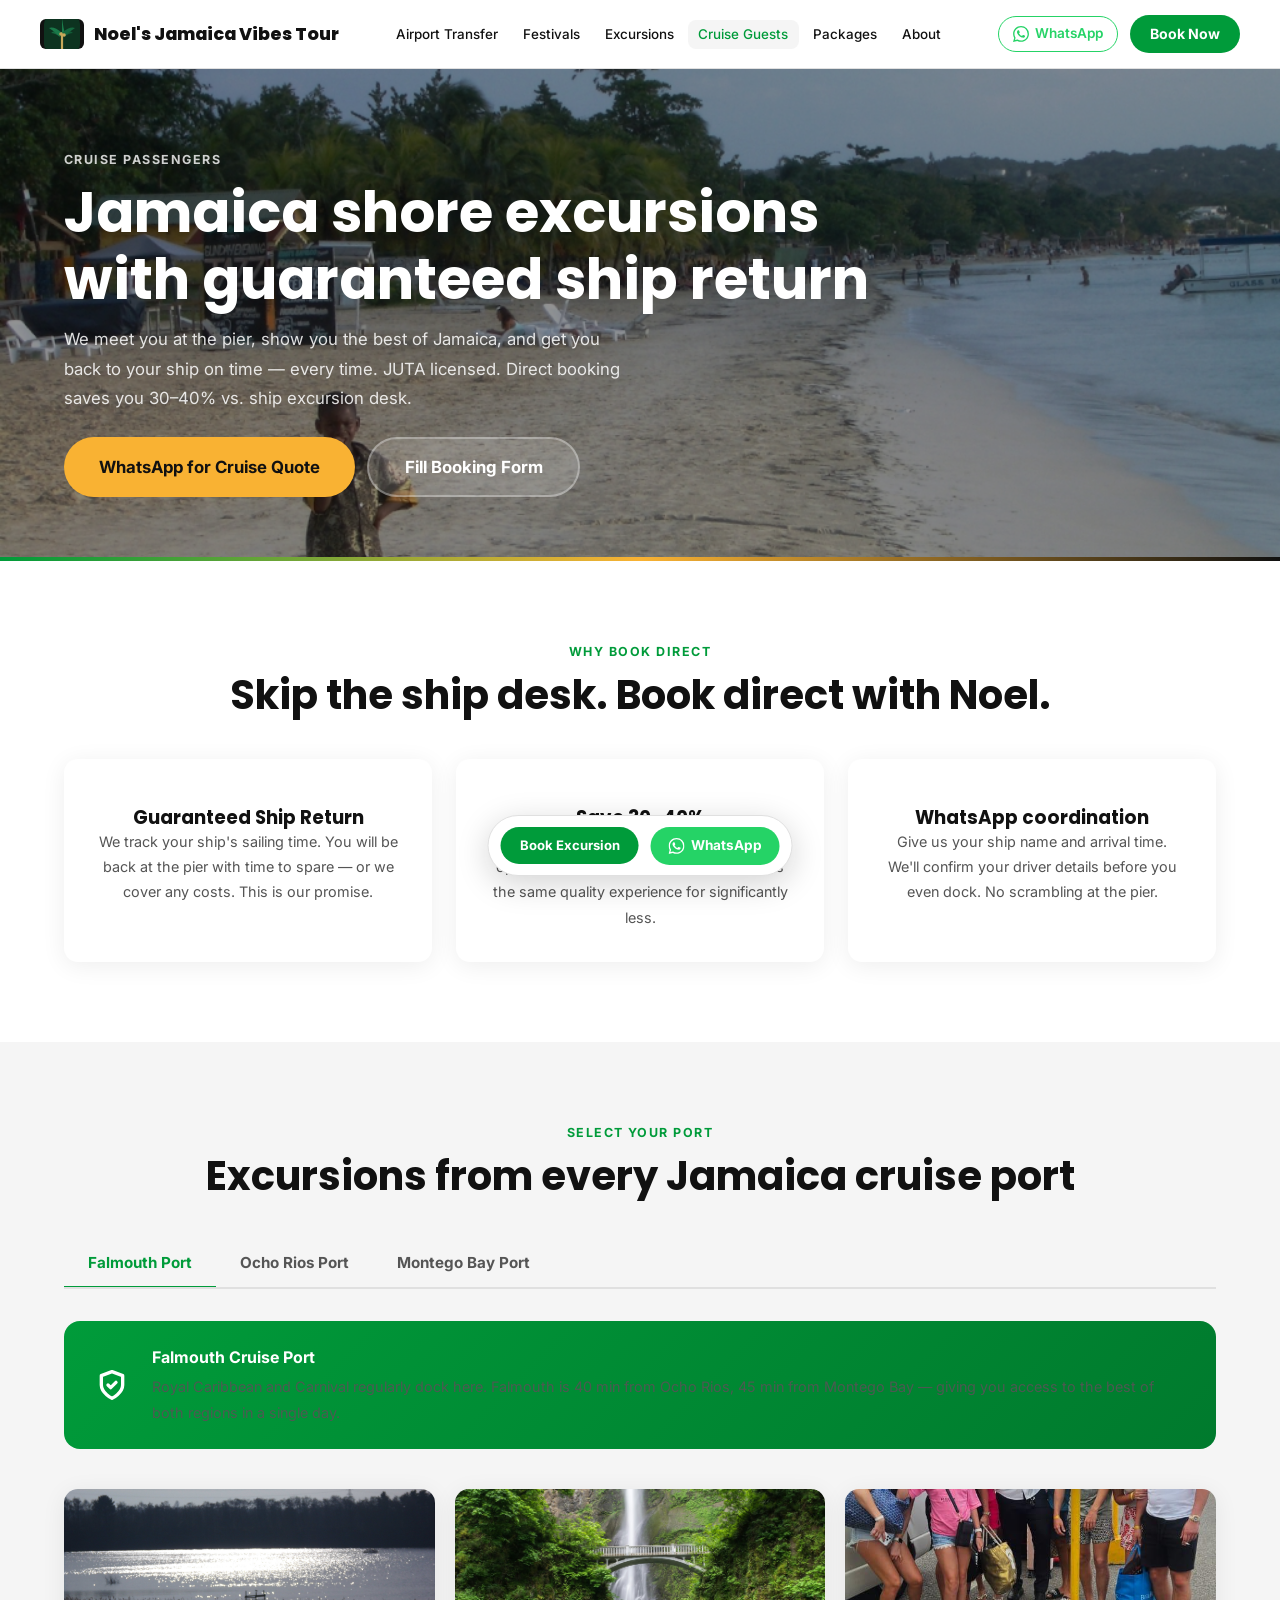
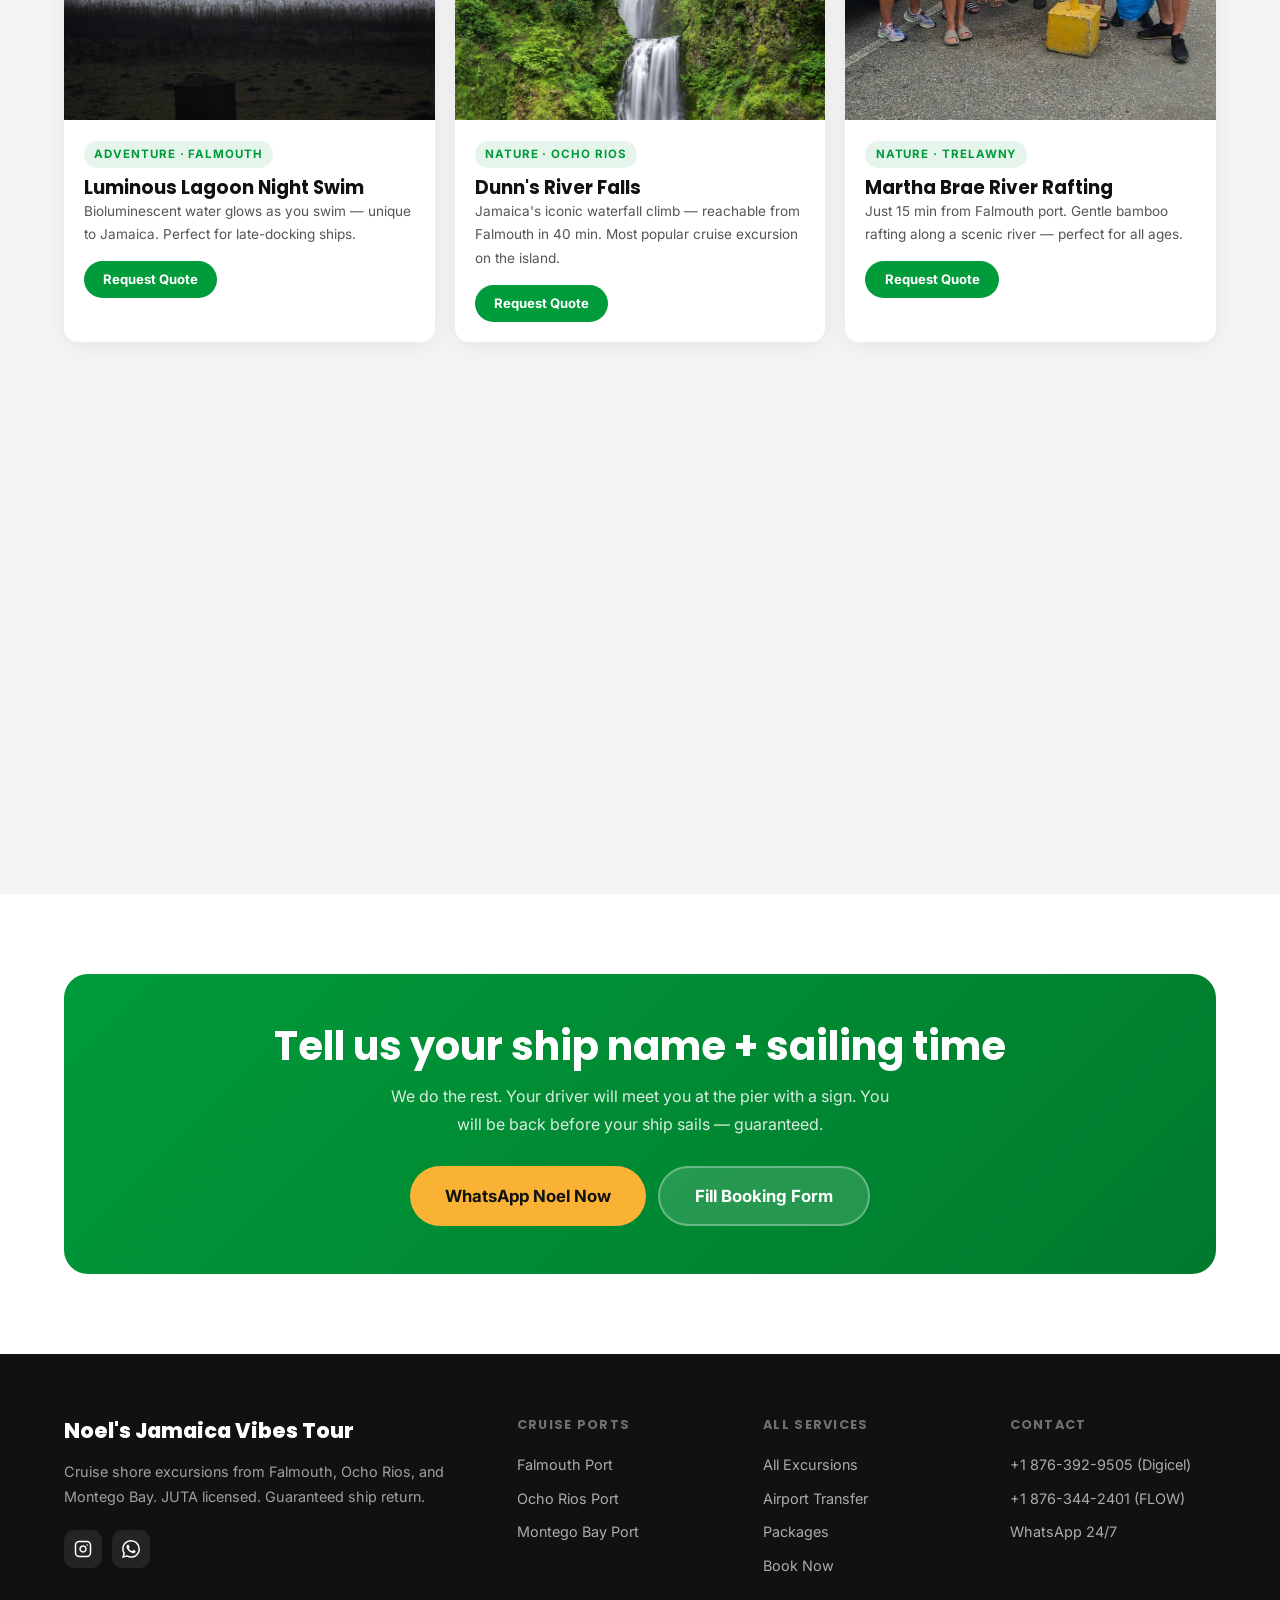
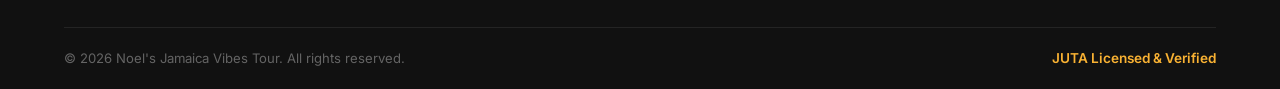
<file: cruise-excursions.html>
﻿<!DOCTYPE html>
<html lang="en">
<head>
 <meta charset="UTF-8" />
 <meta name="viewport" content="width=device-width, initial-scale=1.0" />
 <meta name="description" content="Shore excursions from Falmouth, Ocho Rios & Montego Bay cruise ports — licensed Jamaica tour operator with guaranteed ship return. Book with Noel's Jamaica Vibes Tour." />
 <meta property="og:title" content="Jamaica Cruise Shore Excursions — Noel's Jamaica Vibes Tour" />
 <meta property="og:description" content="Shore excursions from Falmouth, Ocho Rios & Montego Bay cruise ports. JUTA licensed. Guaranteed return to your ship. Book direct and save." />
 <meta property="og:image" content="https://noels-jamaica-vibes-tour.vercel.app/assets/images/jamaica-beach.jpg" />
 <meta property="og:url" content="https://noels-jamaica-vibes-tour.vercel.app/cruise-excursions.html" />
 <meta property="og:type" content="website" />
 <meta name="twitter:card" content="summary_large_image" />
 <title>Cruise Shore Excursions Jamaica — Noel's Jamaica Vibes Tour</title>
 <link rel="preconnect" href="https://fonts.googleapis.com" />
 <link href="https://fonts.googleapis.com/css2?family=Poppins:wght@600;700;800;900&family=Inter:wght@400;500;600;700&display=swap" rel="stylesheet" />
 <link rel="stylesheet" href="assets/css/global.css" />
 <link rel="icon" type="image/svg+xml" href="assets/favicon.svg" />
 <link rel="apple-touch-icon" href="assets/apple-touch-icon.png" />
 <link rel="manifest" href="manifest.json" />
 <script type="application/ld+json">
 {
 "@context": "https://schema.org",
 "@type": "TouristInformationCenter",
 "name": "Noel's Jamaica Vibes Tour — Cruise Shore Excursions",
 "url": "https://noels-jamaica-vibes-tour.vercel.app/cruise-excursions.html",
 "description": "Licensed Jamaica shore excursions from Falmouth, Ocho Rios, and Montego Bay cruise ports with guaranteed ship return.",
 "telephone": "+1-876-392-9505",
 "areaServed": [
 { "@type": "City", "name": "Falmouth" },
 { "@type": "City", "name": "Ocho Rios" },
 { "@type": "City", "name": "Montego Bay" }
 ]
 }
 </script>
 <link rel="canonical" href="https://noels-jamaica-vibes-tour.vercel.app/cruise-excursions.html" />
 <!-- Google Analytics 4 - swap G-XXXXXXXXXX for your real Measurement ID -->
 <script async src="https://www.googletagmanager.com/gtag/js?id=G-XXXXXXXXXX"></script>
 <script>window.dataLayer=window.dataLayer||[];function gtag(){dataLayer.push(arguments);}gtag('js',new Date());gtag('config','G-XXXXXXXXXX');</script>
 <style>
 .port-tab-bar { display: flex; gap: 0; border-bottom: 2px solid var(--gray-mid); margin-bottom: 2rem; overflow-x: auto; }
 .port-tab { padding: 0.85rem 1.5rem; font-weight: 700; font-size: 0.95rem; color: var(--gray-text); cursor: pointer; border: none; background: none; border-bottom: 3px solid transparent; margin-bottom: -2px; white-space: nowrap; transition: all 0.2s; font-family: inherit; }
 .port-tab.active { color: var(--green); border-bottom-color: var(--green); }
 .port-section { display: none; }
 .port-section.active { display: block; }
 .guarantee-banner { background: linear-gradient(135deg, var(--green) 0%, var(--green-dark) 100%); color: white; border-radius: 16px; padding: 1.5rem 2rem; display: flex; align-items: center; gap: 1.5rem; margin-bottom: 2.5rem; }
 .guarantee-banner svg { flex-shrink: 0; }
 .exc-grid { display: grid; grid-template-columns: repeat(3, 1fr); gap: 1.25rem; }
 @media (max-width: 900px) { .exc-grid { grid-template-columns: repeat(2, 1fr); } }
 @media (max-width: 600px) { .exc-grid { grid-template-columns: 1fr; } .guarantee-banner { flex-direction: column; text-align: center; } }
 </style>
</head>
<body>

<div class="trust-bar" role="region" aria-label="Key trust indicators">
 <div class="trust-bar-inner">
 <span class="trust-bar-item"><svg width="13" height="13" viewBox="0 0 24 24" fill="none" stroke="currentColor" stroke-width="2.5" stroke-linecap="round" stroke-linejoin="round" aria-hidden="true"><path d="M12 22s8-4 8-10V5l-8-3-8 3v7c0 6 8 10 8 10z"/><path d="m9 12 2 2 4-4"/></svg> JUTA Licensed Operator</span>
 <span class="trust-bar-item" style="color:#2db84d;font-weight:700;"><svg width="13" height="13" viewBox="0 0 24 24" fill="none" stroke="currentColor" stroke-width="2.5" stroke-linecap="round" stroke-linejoin="round" aria-hidden="true"><polyline points="20 6 9 17 4 12"/></svg> Guaranteed Ship Return</span>
 <span class="trust-bar-item"><svg width="13" height="13" viewBox="0 0 24 24" fill="none" stroke="currentColor" stroke-width="2.5" stroke-linecap="round" stroke-linejoin="round" aria-hidden="true"><path d="M22 16.92v3a2 2 0 01-2.18 2 19.79 19.79 0 01-8.63-3.07 19.5 19.5 0 01-6-6 19.79 19.79 0 01-3.07-8.67A2 2 0 014.11 2h3a2 2 0 012 1.72 12.84 12.84 0 000.7 2.81 2 2 0 01-.45 2.11L8.09 9.91a16 16 0 006 6l1.27-1.27a2 2 0 012.11-.45 12.84 12.84 0 002.81.7A2 2 0 0122 16.92z"/></svg> 24/7 WhatsApp Support</span>
 <span class="trust-bar-item"><svg width="13" height="13" viewBox="0 0 24 24" fill="none" stroke="currentColor" stroke-width="2.5" stroke-linecap="round" stroke-linejoin="round" aria-hidden="true"><rect x="1" y="4" width="22" height="16" rx="2" ry="2"/><line x1="1" y1="10" x2="23" y2="10"/></svg> FREE Cancellation</span>
 </div>
</div>

<nav class="nav" role="navigation" aria-label="Main navigation">
 <div class="nav-inner">
 <a href="index.html" class="nav-logo" aria-label="Noel's Jamaica Vibes Tour Home">
 <div class="logo-badge" aria-hidden="true"><svg xmlns="http://www.w3.org/2000/svg" viewBox="0 0 36 36" width="36" height="36" aria-hidden="true"><rect width="36" height="36" rx="8" fill="#0d3320"/><line x1="18" y1="34" x2="18" y2="17" stroke="#c8a85a" stroke-width="2.2" stroke-linecap="round"/><path d="M18,17 Q10,10 5,12 Q10,15 15,20" fill="#1a7a4a"/><path d="M18,17 Q18,7 18,2 Q19,10 21,18" fill="#1a7a4a"/><path d="M18,17 Q26,10 31,12 Q26,15 21,20" fill="#15683f"/><path d="M18,17 Q11,13 7,17 Q11,17 16,21" fill="#1a7a4a" opacity="0.75"/><path d="M18,17 Q25,13 29,17 Q25,17 20,21" fill="#15683f" opacity="0.75"/><circle cx="17" cy="18" r="1.8" fill="#c8a85a"/><circle cx="20" cy="19" r="1.8" fill="#c8a85a"/></svg></div>
 <span>Noel's Jamaica Vibes Tour</span>
 </a>
 <ul class="nav-links" role="list">
 <li><a href="airport-transfer.html">Airport Transfer</a></li>
 <li><a href="festival-transport.html">Festivals</a></li>
 <li><a href="excursions.html">Excursions</a></li>
 <li><a href="cruise-excursions.html" class="active">Cruise Guests</a></li>
 <li><a href="packages.html">Packages</a></li>
 <li><a href="about.html">About</a></li>
 </ul>
 <div class="nav-cta">
 <a href="https://wa.me/18763929505?text=Hi%20Noel%2C%20I%27m%20a%20cruise%20passenger%20and%20need%20a%20shore%20excursion." class="nav-whatsapp" target="_blank" rel="noopener noreferrer" aria-label="Chat on WhatsApp">
 <svg width="16" height="16" viewBox="0 0 24 24" fill="currentColor" aria-hidden="true"><path d="M17.472 14.382c-.297-.149-1.758-.867-2.03-.967-.273-.099-.471-.148-.67.15-.197.297-.767.966-.94 1.164-.173.199-.347.223-.644.075-.297-.15-1.255-.463-2.39-1.475-.883-.788-1.48-1.761-1.653-2.059-.173-.297-.018-.458.13-.606.134-.133.298-.347.446-.52.149-.174.198-.298.298-.497.099-.198.05-.371-.025-.52-.075-.149-.669-1.612-.916-2.207-.242-.579-.487-.5-.669-.51-.173-.008-.371-.01-.57-.01-.198 0-.52.074-.792.372-.272.297-1.04 1.016-1.04 2.479 0 1.462 1.065 2.875 1.213 3.074.149.198 2.096 3.2 5.077 4.487.709.306 1.262.489 1.694.625.712.227 1.36.195 1.871.118.571-.085 1.758-.719 2.006-1.413.248-.694.248-1.289.173-1.413-.074-.124-.272-.198-.57-.347m-5.421 7.403h-.004a9.87 9.87 0 01-5.031-1.378l-.361-.214-3.741.982.998-3.648-.235-.374a9.86 9.86 0 01-1.51-5.26c.001-5.45 4.436-9.884 9.888-9.884 2.64 0 5.122 1.03 6.988 2.898a9.825 9.825 0 012.893 6.994c-.003 5.45-4.437 9.884-9.885 9.884m8.413-18.297A11.815 11.815 0 0012.05 0C5.495 0 .16 5.335.157 11.892c0 2.096.547 4.142 1.588 5.945L.057 24l6.305-1.654a11.882 11.882 0 005.683 1.448h.005c6.554 0 11.89-5.335 11.893-11.893a11.821 11.821 0 00-3.48-8.413z"/></svg>
 WhatsApp
 </a>
 <a href="contact.html" class="nav-book-btn">Book Now</a>
 </div>
 <button class="nav-hamburger" id="menuBtn" aria-label="Toggle mobile menu" aria-expanded="false" aria-controls="mobileMenu">
 <span aria-hidden="true"></span><span aria-hidden="true"></span><span aria-hidden="true"></span>
 </button>
 </div>
 <div id="mobileMenu" class="mobile-menu" role="menu">
 <a href="airport-transfer.html">Airport Transfer</a>
 <a href="festival-transport.html">Festival Transport</a>
 <a href="excursions.html">Excursions</a>
 <a href="cruise-excursions.html">Cruise Guests</a>
 <a href="packages.html">Packages</a>
 <a href="about.html">About</a>
 <a href="contact.html" class="mobile-book-btn">Book Your Trip</a>
 </div>
</nav>

<main id="main-content">

<!-- Hero -->
<section class="page-hero" style="min-height:320px;" aria-label="Cruise shore excursions hero">
 <div class="page-hero-bg" style="background-image:url('assets/images/jamaica-beach.jpg');" aria-hidden="true"></div>
 <div class="container page-hero-content">
 <p class="section-label" style="color:rgba(255,255,255,0.8);">Cruise Passengers</p>
 <h1 class="page-hero-title">Jamaica shore excursions<br>with guaranteed ship return</h1>
 <p style="color:rgba(255,255,255,0.85);max-width:560px;font-size:1.05rem;margin-top:0.75rem;">We meet you at the pier, show you the best of Jamaica, and get you back to your ship on time — every time. JUTA licensed. Direct booking saves you 30–40% vs. ship excursion desk.</p>
 <div style="display:flex;gap:0.75rem;flex-wrap:wrap;margin-top:1.5rem;">
 <a href="https://wa.me/18763929505?text=Hi%20Noel%2C%20I%27m%20on%20a%20cruise%20and%20need%20a%20shore%20excursion%20in%20Jamaica." class="btn btn-gold btn-lg" target="_blank" rel="noopener noreferrer">WhatsApp for Cruise Quote</a>
 <a href="contact.html?service=excursion" class="btn btn-lg" style="background:rgba(255,255,255,0.15);color:white;border:2px solid rgba(255,255,255,0.3);">Fill Booking Form</a>
 </div>
 </div>
</section>

<!-- Why book direct -->
<section class="section" aria-labelledby="why-direct-heading">
 <div class="container">
 <div style="text-align:center;margin-bottom:2.5rem;">
 <p class="section-label">Why Book Direct</p>
 <h2 class="reveal" id="why-direct-heading">Skip the ship desk. Book direct with Noel.</h2>
 </div>
 <div class="grid-3" style="gap:1.5rem;text-align:center;">
 <div class="card reveal" style="padding:2rem;">
 <div style="font-size:2.5rem;margin-bottom:1rem;"></div>
 <h4>Guaranteed Ship Return</h4>
 <p style="font-size:0.9rem;color:var(--gray-text);">We track your ship's sailing time. You will be back at the pier with time to spare — or we cover any costs. This is our promise.</p>
 </div>
 <div class="card reveal reveal-delay-1" style="padding:2rem;">
 <div style="font-size:2.5rem;margin-bottom:1rem;"></div>
 <h4>Save 30–40%</h4>
 <p style="font-size:0.9rem;color:var(--gray-text);">Ship excursion desks mark up independent operators. Booking direct with Noel means the same quality experience for significantly less.</p>
 </div>
 <div class="card reveal reveal-delay-2" style="padding:2rem;">
 <div style="font-size:2.5rem;margin-bottom:1rem;"></div>
 <h4>WhatsApp coordination</h4>
 <p style="font-size:0.9rem;color:var(--gray-text);">Give us your ship name and arrival time. We'll confirm your driver details before you even dock. No scrambling at the pier.</p>
 </div>
 </div>
 </div>
</section>

<!-- Port tabs -->
<section class="section section-alt" aria-labelledby="ports-heading">
 <div class="container">
 <div style="text-align:center;margin-bottom:2.5rem;">
 <p class="section-label">Select Your Port</p>
 <h2 class="reveal" id="ports-heading">Excursions from every Jamaica cruise port</h2>
 </div>

 <div class="port-tab-bar" role="tablist" aria-label="Select cruise port">
 <button class="port-tab active" data-port="falmouth" role="tab" aria-selected="true">Falmouth Port</button>
 <button class="port-tab" data-port="ocho-rios" role="tab" aria-selected="false">Ocho Rios Port</button>
 <button class="port-tab" data-port="montego-bay" role="tab" aria-selected="false">Montego Bay Port</button>
 </div>

 <!-- Falmouth -->
 <div id="port-falmouth" class="port-section active" role="tabpanel" aria-labelledby="tab-falmouth">
 <div class="guarantee-banner">
 <svg width="32" height="32" viewBox="0 0 24 24" fill="none" stroke="white" stroke-width="2.5" stroke-linecap="round" stroke-linejoin="round" aria-hidden="true"><path d="M12 22s8-4 8-10V5l-8-3-8 3v7c0 6 8 10 8 10z"/><path d="m9 12 2 2 4-4"/></svg>
 <div>
 <strong style="font-size:1rem;">Falmouth Cruise Port</strong>
 <p style="margin:0.25rem 0 0;opacity:0.9;font-size:0.9rem;">Royal Caribbean and Carnival regularly dock here. Falmouth is 40 min from Ocho Rios, 45 min from Montego Bay — giving you access to the best of both regions in a single day.</p>
 </div>
 </div>
 <div class="exc-grid">
 <div class="card reveal">
 <img class="card-img" src="assets/images/jamaica-luminous-lagoon-trelawny.jpg" alt="Luminous Lagoon bioluminescent water in Falmouth, Trelawny, Jamaica" loading="lazy" />
 <div class="card-body">
 <span class="card-tag green">Adventure · Falmouth</span>
 <h4>Luminous Lagoon Night Swim</h4>
 <p style="font-size:0.85rem;color:var(--gray-text);">Bioluminescent water glows as you swim — unique to Jamaica. Perfect for late-docking ships.</p>
 <div style="display:flex;gap:0.5rem;margin-top:0.85rem;">
 <a href="https://wa.me/18763929505?text=Hi%20Noel%2C%20I%27m%20a%20cruise%20passenger%20docking%20at%20Falmouth%20and%20want%20the%20Luminous%20Lagoon%20excursion." class="btn btn-sm btn-primary" target="_blank" rel="noopener noreferrer">Request Quote</a>
 </div>
 </div>
 </div>
 <div class="card reveal reveal-delay-1">
 <img class="card-img" src="assets/images/jamaica-falls.jpg" alt="Dunn's River Falls" loading="lazy" />
 <div class="card-body">
 <span class="card-tag green">Nature · Ocho Rios</span>
 <h4>Dunn's River Falls</h4>
 <p style="font-size:0.85rem;color:var(--gray-text);">Jamaica's iconic waterfall climb — reachable from Falmouth in 40 min. Most popular cruise excursion on the island.</p>
 <div style="display:flex;gap:0.5rem;margin-top:0.85rem;">
 <a href="https://wa.me/18763929505?text=Hi%20Noel%2C%20I%27m%20a%20cruise%20passenger%20docking%20at%20Falmouth%20and%20want%20to%20see%20Dunn%27s%20River%20Falls." class="btn btn-sm btn-primary" target="_blank" rel="noopener noreferrer">Request Quote</a>
 </div>
 </div>
 </div>
 <div class="card reveal reveal-delay-2">
 <img class="card-img" src="assets/images/jamaica-bamboo-rafting-guests.jpg" alt="Martha Brae Rafting" loading="lazy" />
 <div class="card-body">
 <span class="card-tag green">Nature · Trelawny</span>
 <h4>Martha Brae River Rafting</h4>
 <p style="font-size:0.85rem;color:var(--gray-text);">Just 15 min from Falmouth port. Gentle bamboo rafting along a scenic river — perfect for all ages.</p>
 <div style="display:flex;gap:0.5rem;margin-top:0.85rem;">
 <a href="https://wa.me/18763929505?text=Hi%20Noel%2C%20I%27m%20at%20Falmouth%20cruise%20port%20and%20want%20Martha%20Brae%20rafting." class="btn btn-sm btn-primary" target="_blank" rel="noopener noreferrer">Request Quote</a>
 </div>
 </div>
 </div>
 <div class="card reveal">
 <img class="card-img" src="assets/images/jamaica-transfer.jpg" alt="Falmouth Historic District" loading="lazy" />
 <div class="card-body">
 <span class="card-tag green">Culture · Falmouth</span>
 <h4>Falmouth Historic District Walk</h4>
 <p style="font-size:0.85rem;color:var(--gray-text);">Walk right from the pier into one of the Caribbean's best-preserved Georgian port towns. Zero transport needed.</p>
 <div style="display:flex;gap:0.5rem;margin-top:0.85rem;">
 <a href="https://wa.me/18763929505?text=Hi%20Noel%2C%20I%27m%20at%20Falmouth%20cruise%20port%20and%20want%20the%20Historic%20District%20Walk." class="btn btn-sm btn-primary" target="_blank" rel="noopener noreferrer">Request Quote</a>
 </div>
 </div>
 </div>
 <div class="card reveal reveal-delay-1">
 <img class="card-img" src="assets/images/jamaica-mystic.jpg" alt="Mystic Mountain Ocho Rios" loading="lazy" />
 <div class="card-body">
 <span class="card-tag green">Adventure · Ocho Rios</span>
 <h4>Mystic Mountain Bobsled & Zipline</h4>
 <p style="font-size:0.85rem;color:var(--gray-text);">Rainforest bobsled, zipline, and chairlift with Jamaica panorama. High-energy fun for all ages from Falmouth.</p>
 <div style="display:flex;gap:0.5rem;margin-top:0.85rem;">
 <a href="https://wa.me/18763929505?text=Hi%20Noel%2C%20I%27m%20at%20Falmouth%20port%20and%20want%20Mystic%20Mountain." class="btn btn-sm btn-primary" target="_blank" rel="noopener noreferrer">Request Quote</a>
 </div>
 </div>
 </div>
 <div class="card reveal reveal-delay-2">
 <img class="card-img" src="assets/images/jamaica-horseback-riding.jpg" alt="Chukka Adventures" loading="lazy" />
 <div class="card-body">
 <span class="card-tag green">Adventure · Multiple</span>
 <h4>Chukka ATV, Zipline & Horseback</h4>
 <p style="font-size:0.85rem;color:var(--gray-text);">Bundle any 2 Chukka adventures — ATV, zipline, horseback or tubing. Popular with active cruise guests from all 3 ports.</p>
 <div style="display:flex;gap:0.5rem;margin-top:0.85rem;">
 <a href="https://wa.me/18763929505?text=Hi%20Noel%2C%20I%27m%20at%20Falmouth%20port%20and%20interested%20in%20Chukka%20adventures." class="btn btn-sm btn-primary" target="_blank" rel="noopener noreferrer">Request Quote</a>
 </div>
 </div>
 </div>
 </div>
 </div>

 <!-- Ocho Rios -->
 <div id="port-ocho-rios" class="port-section" role="tabpanel" aria-labelledby="tab-ocho-rios" hidden>
 <div class="guarantee-banner">
 <svg width="32" height="32" viewBox="0 0 24 24" fill="none" stroke="white" stroke-width="2.5" stroke-linecap="round" stroke-linejoin="round" aria-hidden="true"><path d="M12 22s8-4 8-10V5l-8-3-8 3v7c0 6 8 10 8 10z"/><path d="m9 12 2 2 4-4"/></svg>
 <div>
 <strong style="font-size:1rem;">Ocho Rios Cruise Port</strong>
 <p style="margin:0.25rem 0 0;opacity:0.9;font-size:0.9rem;">Home port for Norwegian, Carnival, and Royal Caribbean. Dunn's River Falls, Mystic Mountain, and Blue Hole are all within 15 minutes of the pier.</p>
 </div>
 </div>
 <div class="exc-grid">
 <div class="card reveal">
 <img class="card-img" src="assets/images/jamaica-falls.jpg" alt="Dunn's River Falls" loading="lazy" />
 <div class="card-body">
 <span class="card-tag green">Nature · Ocho Rios</span>
 <h4>Dunn's River Falls — Pier to Falls</h4>
 <p style="font-size:0.85rem;color:var(--gray-text);">10 minutes from Ocho Rios pier. Jamaica's most-loved attraction. Guided climb, beach access, return guaranteed.</p>
 <div style="display:flex;gap:0.5rem;margin-top:0.85rem;">
 <a href="https://wa.me/18763929505?text=Hi%20Noel%2C%20I%27m%20at%20Ocho%20Rios%20cruise%20port%20and%20want%20Dunn%27s%20River%20Falls." class="btn btn-sm btn-primary" target="_blank" rel="noopener noreferrer">Request Quote</a>
 </div>
 </div>
 </div>
 <div class="card reveal reveal-delay-1">
 <img class="card-img" src="assets/images/jamaica-falls.jpg" alt="Blue Hole natural spring pools in St. Ann, Jamaica" loading="lazy" />
 <div class="card-body">
 <span class="card-tag green">Nature · St. Ann</span>
 <h4>Blue Hole (Secret Falls)</h4>
 <p style="font-size:0.85rem;color:var(--gray-text);">Natural spring pools, rope swings, and rainforest cascades — 20 min from Ochi pier. Smaller crowds than Dunn's River.</p>
 <div style="display:flex;gap:0.5rem;margin-top:0.85rem;">
 <a href="https://wa.me/18763929505?text=Hi%20Noel%2C%20I%27m%20at%20Ocho%20Rios%20port%20and%20want%20the%20Blue%20Hole%20excursion." class="btn btn-sm btn-primary" target="_blank" rel="noopener noreferrer">Request Quote</a>
 </div>
 </div>
 </div>
 <div class="card reveal reveal-delay-2">
 <img class="card-img" src="assets/images/jamaica-mystic.jpg" alt="Mystic Mountain" loading="lazy" />
 <div class="card-body">
 <span class="card-tag green">Adventure · Ocho Rios</span>
 <h4>Mystic Mountain Bobsled + Zipline</h4>
 <p style="font-size:0.85rem;color:var(--gray-text);">Chairlift into the rainforest, Jamaica's famous bobsled, zipline, and panoramic pool. 5 min from the pier.</p>
 <div style="display:flex;gap:0.5rem;margin-top:0.85rem;">
 <a href="https://wa.me/18763929505?text=Hi%20Noel%2C%20I%27m%20at%20Ocho%20Rios%20port%20and%20want%20Mystic%20Mountain." class="btn btn-sm btn-primary" target="_blank" rel="noopener noreferrer">Request Quote</a>
 </div>
 </div>
 </div>
 <div class="card reveal">
 <img class="card-img" src="assets/images/jamaica-beach.jpg" alt="Dolphin Cove" loading="lazy" />
 <div class="card-body">
 <span class="card-tag green">Adventure · Ocho Rios</span>
 <h4>Dolphin Cove Marine Park</h4>
 <p style="font-size:0.85rem;color:var(--gray-text);">Swim with dolphins, stingrays, and sharks (optional). Family favourite 5 min from Ocho Rios pier.</p>
 <div style="display:flex;gap:0.5rem;margin-top:0.85rem;">
 <a href="https://wa.me/18763929505?text=Hi%20Noel%2C%20I%27m%20at%20Ocho%20Rios%20port%20and%20want%20Dolphin%20Cove." class="btn btn-sm btn-primary" target="_blank" rel="noopener noreferrer">Request Quote</a>
 </div>
 </div>
 </div>
 <div class="card reveal reveal-delay-1">
 <img class="card-img" src="assets/images/jamaica-mayfield.jpg" alt="Konoko Falls" loading="lazy" />
 <div class="card-body">
 <span class="card-tag green">Hidden Gems · Ocho Rios</span>
 <h4>Konoko Falls (Fewer Crowds)</h4>
 <p style="font-size:0.85rem;color:var(--gray-text);">Terraced falls with botanical gardens — 10 min from Ochi pier. Half the price, half the crowds of Dunn's River.</p>
 <div style="display:flex;gap:0.5rem;margin-top:0.85rem;">
 <a href="https://wa.me/18763929505?text=Hi%20Noel%2C%20I%27m%20at%20Ocho%20Rios%20port%20and%20want%20Konoko%20Falls." class="btn btn-sm btn-primary" target="_blank" rel="noopener noreferrer">Request Quote</a>
 </div>
 </div>
 </div>
 <div class="card reveal reveal-delay-2">
 <img class="card-img" src="assets/images/jamaica-horseback-riding.jpg" alt="Chukka Adventures" loading="lazy" />
 <div class="card-body">
 <span class="card-tag green">Adventure · St. Ann</span>
 <h4>Chukka Horseback Ride + Swim</h4>
 <p style="font-size:0.85rem;color:var(--gray-text);">Ride horses through the forest and into the sea — a uniquely Jamaican experience. 20 min from Ochi port.</p>
 <div style="display:flex;gap:0.5rem;margin-top:0.85rem;">
 <a href="https://wa.me/18763929505?text=Hi%20Noel%2C%20I%27m%20at%20Ocho%20Rios%20port%20and%20want%20Chukka%20horseback." class="btn btn-sm btn-primary" target="_blank" rel="noopener noreferrer">Request Quote</a>
 </div>
 </div>
 </div>
 </div>
 </div>

 <!-- Montego Bay -->
 <div id="port-montego-bay" class="port-section" role="tabpanel" aria-labelledby="tab-montego-bay" hidden>
 <div class="guarantee-banner">
 <svg width="32" height="32" viewBox="0 0 24 24" fill="none" stroke="white" stroke-width="2.5" stroke-linecap="round" stroke-linejoin="round" aria-hidden="true"><path d="M12 22s8-4 8-10V5l-8-3-8 3v7c0 6 8 10 8 10z"/><path d="m9 12 2 2 4-4"/></svg>
 <div>
 <strong style="font-size:1rem;">Montego Bay Cruise Port</strong>
 <p style="margin:0.25rem 0 0;opacity:0.9;font-size:0.9rem;">Jamaica's largest cruise port — gateway to Negril (1.5 hrs), Ocho Rios (1.5 hrs), and local Mobay attractions within 15 min of the pier.</p>
 </div>
 </div>
 <div class="exc-grid">
 <div class="card reveal">
 <img class="card-img" src="assets/images/jamaica-beach.jpg" alt="Seven Mile Beach Negril" loading="lazy" />
 <div class="card-body">
 <span class="card-tag green">Beach · Negril</span>
 <h4>Seven Mile Beach — Full Day</h4>
 <p style="font-size:0.85rem;color:var(--gray-text);">The world's best-known Jamaica beach. 90 min from Mobay pier — worth every minute. Return guaranteed before your ship sails.</p>
 <div style="display:flex;gap:0.5rem;margin-top:0.85rem;">
 <a href="https://wa.me/18763929505?text=Hi%20Noel%2C%20I%27m%20at%20Montego%20Bay%20cruise%20port%20and%20want%20Seven%20Mile%20Beach." class="btn btn-sm btn-primary" target="_blank" rel="noopener noreferrer">Request Quote</a>
 </div>
 </div>
 </div>
 <div class="card reveal reveal-delay-1">
 <img class="card-img" src="assets/images/jamaica-lagoon-sunset.jpg" alt="Doctor's Cave Beach" loading="lazy" />
 <div class="card-body">
 <span class="card-tag green">Beach · Montego Bay</span>
 <h4>Doctor's Cave Beach</h4>
 <p style="font-size:0.85rem;color:var(--gray-text);">Classic Mobay beach club, 15 min from the pier. Calm turquoise water, beach chairs, snack bar. Best beach near the port.</p>
 <div style="display:flex;gap:0.5rem;margin-top:0.85rem;">
 <a href="https://wa.me/18763929505?text=Hi%20Noel%2C%20I%27m%20at%20Montego%20Bay%20port%20and%20want%20Doctor%27s%20Cave%20Beach." class="btn btn-sm btn-primary" target="_blank" rel="noopener noreferrer">Request Quote</a>
 </div>
 </div>
 </div>
 <div class="card reveal reveal-delay-2">
 <img class="card-img" src="assets/images/jamaica-mystic.jpg" alt="Yaaman Adventure Park" loading="lazy" />
 <div class="card-body">
 <span class="card-tag green">Adventure · Ocho Rios</span>
 <h4>Yaaman Adventure Park</h4>
 <p style="font-size:0.85rem;color:var(--gray-text);">ATV rides, mud experience, Jamaican cooking. 1.5 hrs from Mobay — book early departure for comfortable return buffer.</p>
 <div style="display:flex;gap:0.5rem;margin-top:0.85rem;">
 <a href="https://wa.me/18763929505?text=Hi%20Noel%2C%20I%27m%20at%20Montego%20Bay%20port%20and%20want%20Yaaman%20Adventure%20Park." class="btn btn-sm btn-primary" target="_blank" rel="noopener noreferrer">Request Quote</a>
 </div>
 </div>
 </div>
 <div class="card reveal">
 <img class="card-img" src="assets/images/jamaica-mountains.jpg" alt="Rose Hall Great House" loading="lazy" />
 <div class="card-body">
 <span class="card-tag green">Culture · Montego Bay</span>
 <h4>Rose Hall Great House</h4>
 <p style="font-size:0.85rem;color:var(--gray-text);">Jamaica's most famous historical estate — just 10 min from the port. Day and haunted night tours available.</p>
 <div style="display:flex;gap:0.5rem;margin-top:0.85rem;">
 <a href="https://wa.me/18763929505?text=Hi%20Noel%2C%20I%27m%20at%20Montego%20Bay%20port%20and%20want%20Rose%20Hall%20Great%20House." class="btn btn-sm btn-primary" target="_blank" rel="noopener noreferrer">Request Quote</a>
 </div>
 </div>
 </div>
 <div class="card reveal reveal-delay-1">
 <img class="card-img" src="assets/images/jamaica-horseback-riding.jpg" alt="Chukka Adventures Montego Bay" loading="lazy" />
 <div class="card-body">
 <span class="card-tag green">Adventure · Montego Bay</span>
 <h4>Chukka ATV & River Tubing</h4>
 <p style="font-size:0.85rem;color:var(--gray-text);">Top-rated adventure bundle near Mobay — ATV mudding, zip-line, and river tubing. 25 min from the cruise port.</p>
 <div style="display:flex;gap:0.5rem;margin-top:0.85rem;">
 <a href="https://wa.me/18763929505?text=Hi%20Noel%2C%20I%27m%20at%20Montego%20Bay%20port%20and%20want%20Chukka%20ATV%20adventures." class="btn btn-sm btn-primary" target="_blank" rel="noopener noreferrer">Request Quote</a>
 </div>
 </div>
 </div>
 <div class="card reveal reveal-delay-2">
 <img class="card-img" src="assets/images/jamaica-horseback-riding.jpg" alt="Rastafari Village Mobay" loading="lazy" />
 <div class="card-body">
 <span class="card-tag green">Culture · Montego Bay</span>
 <h4>Rastafari Indigenous Village</h4>
 <p style="font-size:0.85rem;color:var(--gray-text);">Roots Jamaica culture immersion — drumming, ital food, and heritage stories. 20 min from Mobay port.</p>
 <div style="display:flex;gap:0.5rem;margin-top:0.85rem;">
 <a href="https://wa.me/18763929505?text=Hi%20Noel%2C%20I%27m%20at%20Montego%20Bay%20port%20and%20want%20the%20Rastafari%20Village%20tour." class="btn btn-sm btn-primary" target="_blank" rel="noopener noreferrer">Request Quote</a>
 </div>
 </div>
 </div>
 </div>
 </div>

 </div>
</section>

<!-- CTA -->
<section class="section" aria-labelledby="cruise-cta-heading">
 <div class="container">
 <div style="background:linear-gradient(135deg,var(--green) 0%,var(--green-dark) 100%);border-radius:24px;padding:3rem 2.5rem;text-align:center;color:white;">
 <h2 style="color:white;margin-bottom:0.75rem;" id="cruise-cta-heading">Tell us your ship name + sailing time</h2>
 <p style="color:rgba(255,255,255,0.85);max-width:500px;margin:0 auto 1.75rem;">We do the rest. Your driver will meet you at the pier with a sign. You will be back before your ship sails — guaranteed.</p>
 <div style="display:flex;gap:0.75rem;flex-wrap:wrap;justify-content:center;">
 <a href="https://wa.me/18763929505?text=Hi%20Noel%2C%20I%27m%20on%20a%20cruise%20arriving%20in%20Jamaica.%20Ship%20name%3A%20%5BYOUR%20SHIP%5D.%20Sailing%20time%3A%20%5BSAILING%20TIME%5D.%20I%20need%20a%20shore%20excursion." class="btn btn-gold btn-lg" target="_blank" rel="noopener noreferrer">WhatsApp Noel Now</a>
 <a href="contact.html?service=excursion" class="btn btn-lg" style="background:rgba(255,255,255,0.15);color:white;border:2px solid rgba(255,255,255,0.3);">Fill Booking Form</a>
 </div>
 </div>
 </div>
</section>

</main>

<footer class="footer" role="contentinfo">
 <div class="container">
 <div class="footer-grid">
 <div class="footer-brand">
 <div class="logo-text">Noel's Jamaica Vibes Tour </div>
 <p>Cruise shore excursions from Falmouth, Ocho Rios, and Montego Bay. JUTA licensed. Guaranteed ship return.</p>
 <div class="footer-social">
 <a href="https://www.instagram.com/noeljatourservice" target="_blank" rel="noopener noreferrer" aria-label="Instagram"><svg width="18" height="18" viewBox="0 0 24 24" fill="none" stroke="currentColor" stroke-width="2" stroke-linecap="round" stroke-linejoin="round" aria-hidden="true"><rect x="2" y="2" width="20" height="20" rx="5" ry="5"/><path d="M16 11.37A4 4 0 1112.63 8 4 4 0 0116 11.37z"/><line x1="17.5" y1="6.5" x2="17.51" y2="6.5"/></svg></a>
 <a href="https://wa.me/18763929505" target="_blank" rel="noopener noreferrer" aria-label="WhatsApp"><svg width="18" height="18" viewBox="0 0 24 24" fill="currentColor" stroke="none" aria-hidden="true"><path d="M17.472 14.382c-.297-.149-1.758-.867-2.03-.967-.273-.099-.471-.148-.67.15-.197.297-.767.966-.94 1.164-.173.199-.347.223-.644.075-.297-.15-1.255-.463-2.39-1.475-.883-.788-1.48-1.761-1.653-2.059-.173-.297-.018-.458.13-.606.134-.133.298-.347.446-.52.149-.174.198-.298.298-.497.099-.198.05-.371-.025-.52-.075-.149-.669-1.612-.916-2.207-.242-.579-.487-.5-.669-.51-.173-.008-.371-.01-.57-.01-.198 0-.52.074-.792.372-.272.297-1.04 1.016-1.04 2.479 0 1.462 1.065 2.875 1.213 3.074.149.198 2.096 3.2 5.077 4.487.709.306 1.262.489 1.694.625.712.227 1.36.195 1.871.118.571-.085 1.758-.719 2.006-1.413.248-.694.248-1.289.173-1.413-.074-.124-.272-.198-.57-.347m-5.421 7.403h-.004a9.87 9.87 0 01-5.031-1.378l-.361-.214-3.741.982.998-3.648-.235-.374a9.86 9.86 0 01-1.51-5.26c.001-5.45 4.436-9.884 9.888-9.884 2.64 0 5.122 1.03 6.988 2.898a9.825 9.825 0 012.893 6.994c-.003 5.45-4.437 9.884-9.885 9.884m8.413-18.297A11.815 11.815 0 0012.05 0C5.495 0 .16 5.335.157 11.892c0 2.096.547 4.142 1.588 5.945L.057 24l6.305-1.654a11.882 11.882 0 005.683 1.448h.005c6.554 0 11.89-5.335 11.893-11.893a11.821 11.821 0 00-3.48-8.413z"/></svg></a>
 </div>
 </div>
 <div>
 <p class="footer-heading">Cruise Ports</p>
 <ul class="footer-links">
 <li><a href="#" onclick="document.querySelector('[data-port=falmouth]').click();window.scrollTo(0,400);return false;">Falmouth Port</a></li>
 <li><a href="#" onclick="document.querySelector('[data-port=ocho-rios]').click();window.scrollTo(0,400);return false;">Ocho Rios Port</a></li>
 <li><a href="#" onclick="document.querySelector('[data-port=montego-bay]').click();window.scrollTo(0,400);return false;">Montego Bay Port</a></li>
 </ul>
 </div>
 <div>
 <p class="footer-heading">All Services</p>
 <ul class="footer-links">
 <li><a href="excursions.html">All Excursions</a></li>
 <li><a href="airport-transfer.html">Airport Transfer</a></li>
 <li><a href="packages.html">Packages</a></li>
 <li><a href="contact.html">Book Now</a></li>
 </ul>
 </div>
 <div>
 <p class="footer-heading">Contact</p>
 <ul class="footer-links">
 <li><a href="tel:+18763929505">+1 876-392-9505 (Digicel)</a></li>
 <li><a href="tel:+18763442401">+1 876-344-2401 (FLOW)</a></li>
 <li><a href="https://wa.me/18763929505" target="_blank" rel="noopener noreferrer">WhatsApp 24/7</a></li>
 </ul>
 </div>
 </div>
 <div class="footer-bottom">
 <span>© 2026 Noel's Jamaica Vibes Tour. All rights reserved.</span>
 <div class="footer-flag"> JUTA Licensed &amp; Verified</div>
 </div>
 </div>
</footer>

<div class="sticky-cta" role="complementary" aria-label="Quick contact shortcuts">
 <a href="contact.html?service=excursion" class="btn btn-primary btn-sm" style="border-radius:50px;">Book Excursion</a>
 <a href="https://wa.me/18763929505?text=Hi%20Noel%2C%20I%27m%20a%20cruise%20passenger%20arriving%20in%20Jamaica." class="whatsapp-pill" target="_blank" rel="noopener noreferrer" aria-label="WhatsApp cruise inquiry">
 <svg width="16" height="16" viewBox="0 0 24 24" fill="currentColor" aria-hidden="true"><path d="M17.472 14.382c-.297-.149-1.758-.867-2.03-.967-.273-.099-.471-.148-.67.15-.197.297-.767.966-.94 1.164-.173.199-.347.223-.644.075-.297-.15-1.255-.463-2.39-1.475-.883-.788-1.48-1.761-1.653-2.059-.173-.297-.018-.458.13-.606.134-.133.298-.347.446-.52.149-.174.198-.298.298-.497.099-.198.05-.371-.025-.52-.075-.149-.669-1.612-.916-2.207-.242-.579-.487-.5-.669-.51-.173-.008-.371-.01-.57-.01-.198 0-.52.074-.792.372-.272.297-1.04 1.016-1.04 2.479 0 1.462 1.065 2.875 1.213 3.074.149.198 2.096 3.2 5.077 4.487.709.306 1.262.489 1.694.625.712.227 1.36.195 1.871.118.571-.085 1.758-.719 2.006-1.413.248-.694.248-1.289.173-1.413-.074-.124-.272-.198-.57-.347m-5.421 7.403h-.004a9.87 9.87 0 01-5.031-1.378l-.361-.214-3.741.982.998-3.648-.235-.374a9.86 9.86 0 01-1.51-5.26c.001-5.45 4.436-9.884 9.888-9.884 2.64 0 5.122 1.03 6.988 2.898a9.825 9.825 0 012.893 6.994c-.003 5.45-4.437 9.884-9.885 9.884m8.413-18.297A11.815 11.815 0 0012.05 0C5.495 0 .16 5.335.157 11.892c0 2.096.547 4.142 1.588 5.945L.057 24l6.305-1.654a11.882 11.882 0 005.683 1.448h.005c6.554 0 11.89-5.335 11.893-11.893a11.821 11.821 0 00-3.48-8.413z"/></svg>
 WhatsApp
 </a>
</div>

<script src="js/main.js" type="module"></script>
<script>
 // Port tab switcher
 document.querySelectorAll('.port-tab').forEach(tab => {
 tab.addEventListener('click', () => {
 document.querySelectorAll('.port-tab').forEach(t => { t.classList.remove('active'); t.setAttribute('aria-selected', 'false'); });
 document.querySelectorAll('.port-section').forEach(s => { s.classList.remove('active'); s.hidden = true; });
 tab.classList.add('active');
 tab.setAttribute('aria-selected', 'true');
 const section = document.getElementById('port-' + tab.dataset.port);
 if (section) { section.classList.add('active'); section.hidden = false; }
 });
 });
</script>
</body>
</html>
</file>
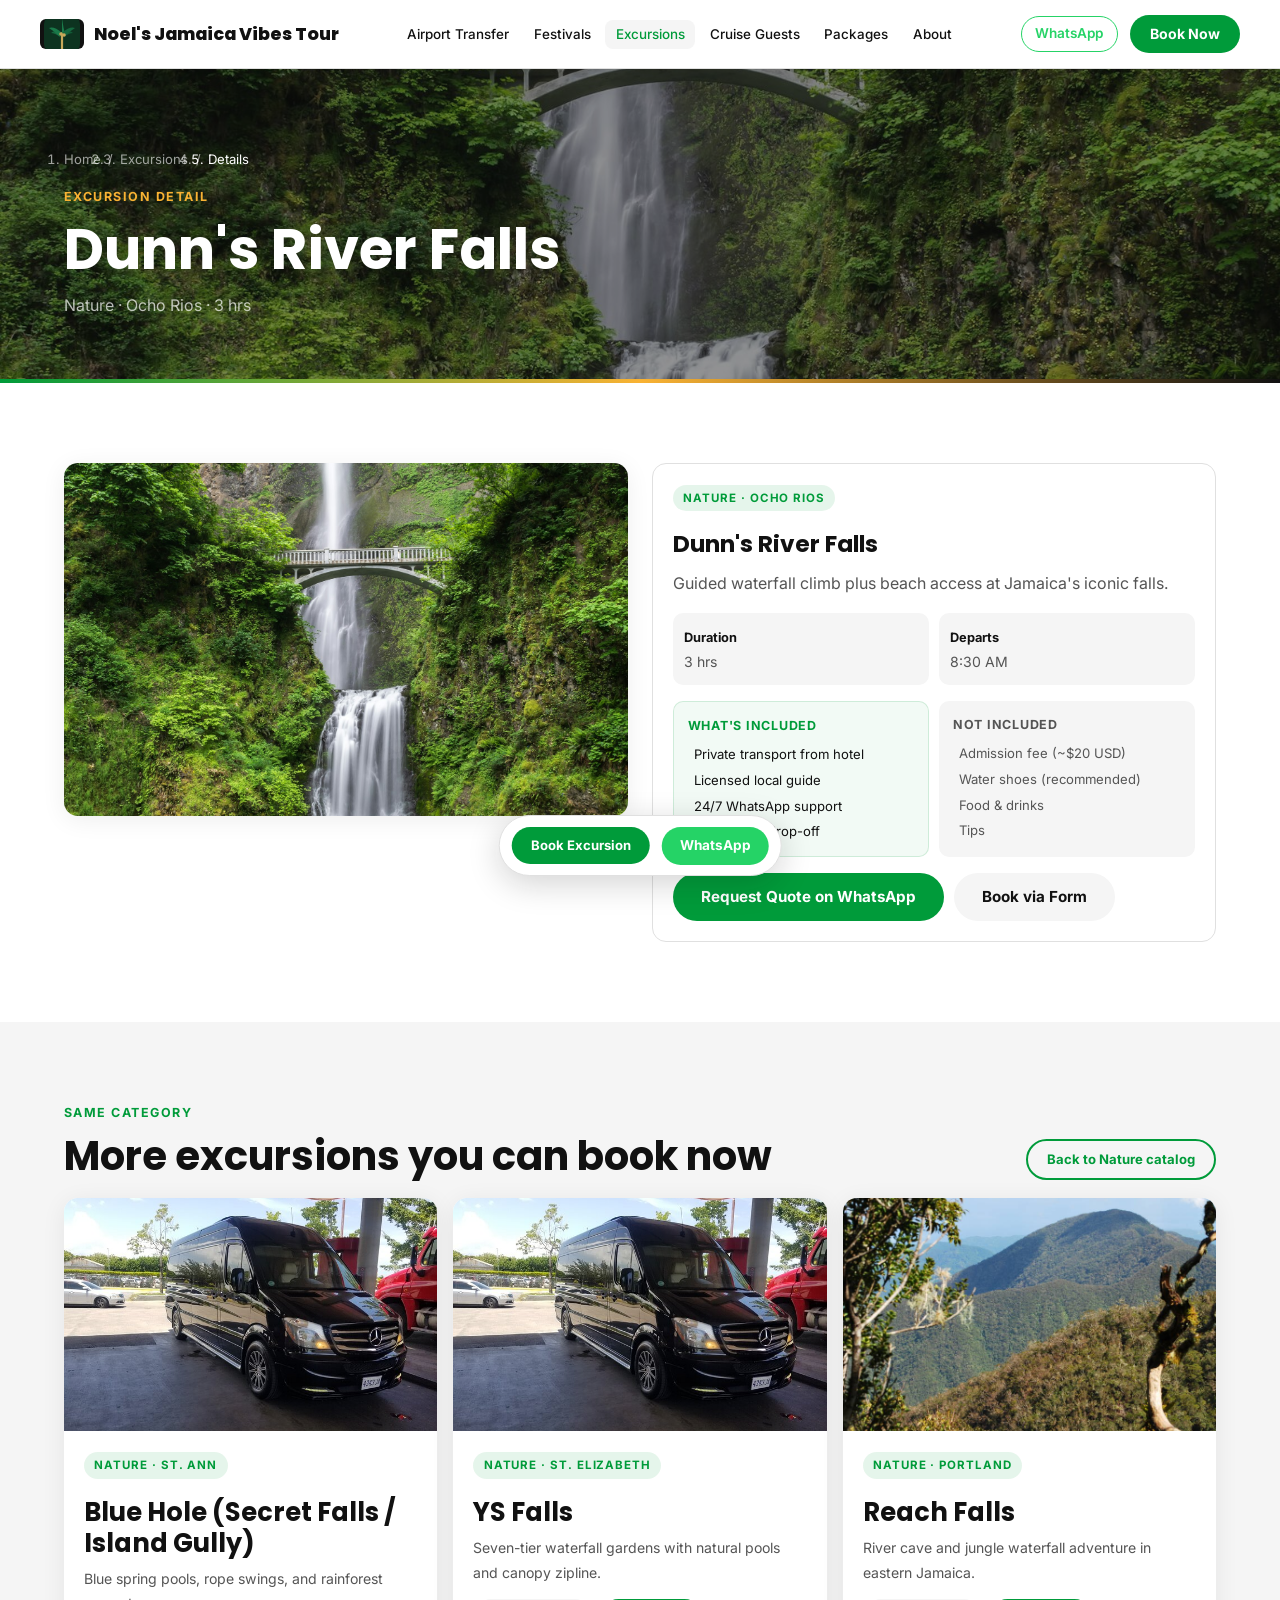
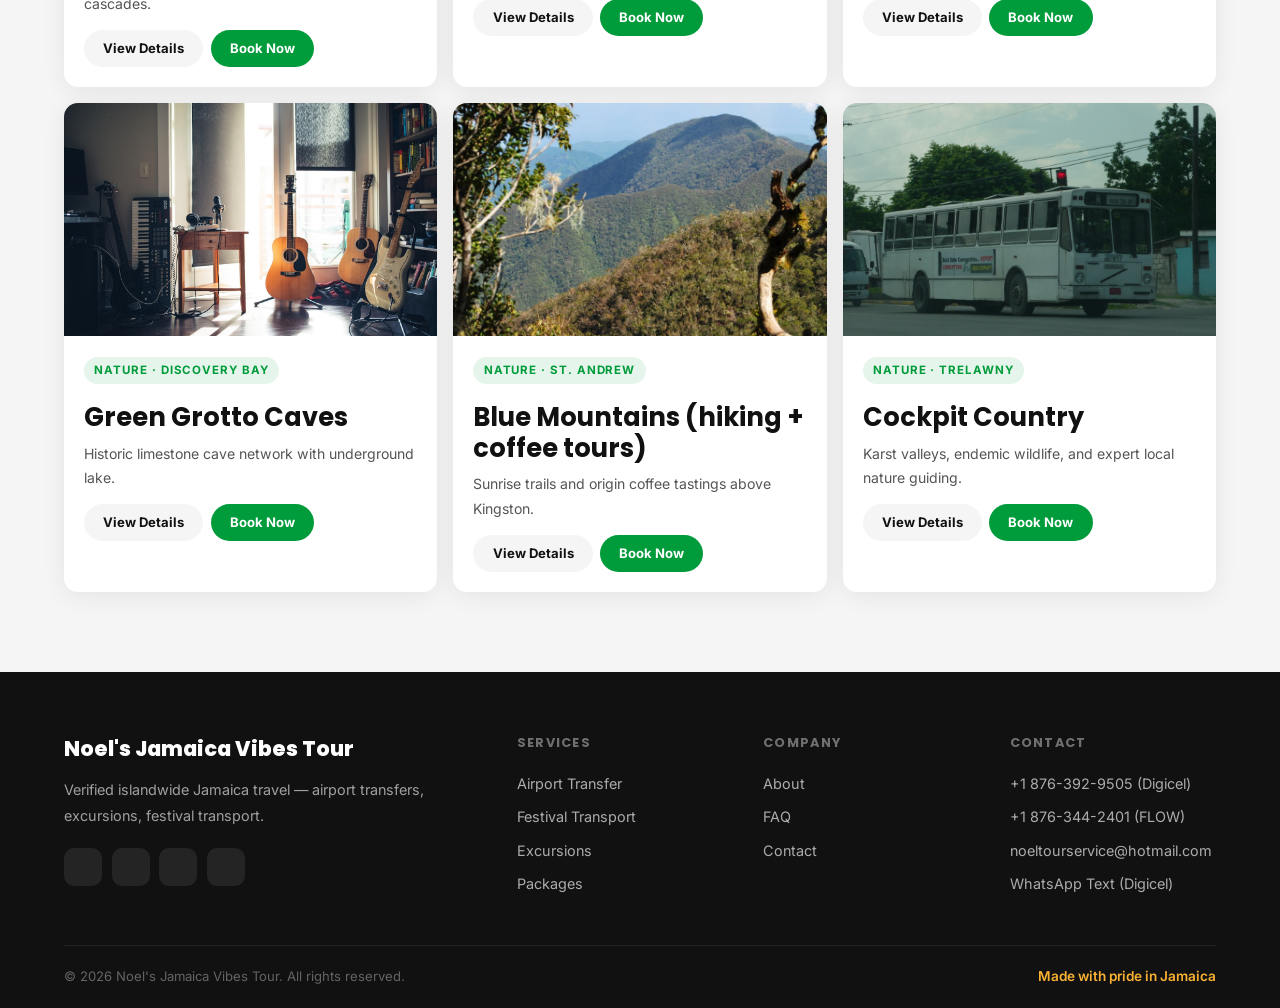
<file: excursion-detail.html>
﻿<!DOCTYPE html>
<html lang="en">
<head>
 <meta charset="UTF-8" />
 <meta name="viewport" content="width=device-width, initial-scale=1.0" />
 <meta name="description" content="View full excursion details and book your Jamaica trip with Noel's Jamaica Vibes Tour." />
 <title>Excursion Detail — Noel's Jamaica Vibes Tour</title>
 <link rel="preconnect" href="https://fonts.googleapis.com" />
 <link href="https://fonts.googleapis.com/css2?family=Poppins:wght@600;700;800;900&family=Inter:wght@400;500;600;700&display=swap" rel="stylesheet" />
 <link rel="stylesheet" href="assets/css/global.css" />
 <link rel="icon" type="image/svg+xml" href="assets/favicon.svg" />
 <link rel="apple-touch-icon" href="assets/apple-touch-icon.png" />
 <link rel="manifest" href="manifest.json" />
</head>
 <!-- Google Analytics 4 - swap G-XXXXXXXXXX for your real Measurement ID -->
 <script async src="https://www.googletagmanager.com/gtag/js?id=G-XXXXXXXXXX"></script>
 <script>window.dataLayer=window.dataLayer||[];function gtag(){dataLayer.push(arguments);}gtag('js',new Date());gtag('config','G-XXXXXXXXXX');</script>
<body>

<div class="trust-bar"><div class="trust-bar-inner"><span class="trust-bar-item"><svg width="12" height="12" viewBox="0 0 12 12" fill="none" aria-hidden="true"><circle cx="6" cy="6" r="6" fill="#c8a85a" opacity="0.2"/><path d="M3.5 6l2 2 3-3" stroke="#c8a85a" stroke-width="1.5" stroke-linecap="round" stroke-linejoin="round"/></svg> Verified Licensed Drivers</span><span class="trust-bar-item"><svg width="12" height="12" viewBox="0 0 12 12" fill="none" aria-hidden="true"><circle cx="6" cy="6" r="6" fill="#c8a85a" opacity="0.2"/><path d="M3.5 6l2 2 3-3" stroke="#c8a85a" stroke-width="1.5" stroke-linecap="round" stroke-linejoin="round"/></svg> WhatsApp 24/7</span><span class="trust-bar-item"><svg width="12" height="12" viewBox="0 0 12 12" fill="none" aria-hidden="true"><circle cx="6" cy="6" r="6" fill="#c8a85a" opacity="0.2"/><path d="M3.5 6l2 2 3-3" stroke="#c8a85a" stroke-width="1.5" stroke-linecap="round" stroke-linejoin="round"/></svg> Real Jamaica Experiences</span></div></div>

<nav class="nav" role="navigation" aria-label="Main navigation">
 <div class="nav-inner">
 <a href="index.html" class="nav-logo"><div class="logo-badge"><svg xmlns="http://www.w3.org/2000/svg" viewBox="0 0 36 36" width="36" height="36" aria-hidden="true"><rect width="36" height="36" rx="8" fill="#0d3320"/><line x1="18" y1="34" x2="18" y2="17" stroke="#c8a85a" stroke-width="2.2" stroke-linecap="round"/><path d="M18,17 Q10,10 5,12 Q10,15 15,20" fill="#1a7a4a"/><path d="M18,17 Q18,7 18,2 Q19,10 21,18" fill="#1a7a4a"/><path d="M18,17 Q26,10 31,12 Q26,15 21,20" fill="#15683f"/><path d="M18,17 Q11,13 7,17 Q11,17 16,21" fill="#1a7a4a" opacity="0.75"/><path d="M18,17 Q25,13 29,17 Q25,17 20,21" fill="#15683f" opacity="0.75"/><circle cx="17" cy="18" r="1.8" fill="#c8a85a"/><circle cx="20" cy="19" r="1.8" fill="#c8a85a"/></svg></div><span>Noel's Jamaica Vibes Tour</span></a>
 <ul class="nav-links">
 <li><a href="airport-transfer.html">Airport Transfer</a></li>
 <li><a href="festival-transport.html">Festivals</a></li>
 <li><a href="excursions.html" class="active">Excursions</a></li>
 <li><a href="cruise-excursions.html">Cruise Guests</a></li>
 <li><a href="packages.html">Packages</a></li>
 <li><a href="about.html">About</a></li>
 
 </ul>
 <div class="nav-cta"><a href="https://wa.me/18763929505" class="nav-whatsapp" target="_blank" rel="noopener noreferrer"> WhatsApp</a><a href="contact.html" class="nav-book-btn">Book Now</a></div>
 <button class="nav-hamburger" id="menuBtn" aria-label="Toggle mobile menu" aria-expanded="false"><span></span><span></span><span></span></button>
 </div>
 <div id="mobileMenu" class="mobile-menu">
 <a href="airport-transfer.html"> Airport Transfer</a><a href="festival-transport.html"> Festival Transport</a><a href="excursions.html"> Excursions</a><a href="cruise-excursions.html"> Cruise Guests</a><a href="packages.html"> Packages</a><a href="about.html"> About</a><a href="faq.html"> FAQ</a><a href="blog.html"> Blog</a>
 <a href="contact.html" class="mobile-book-btn">Book Your Trip</a>
 </div>
</nav>

<main id="main-content">

<section class="page-hero" style="min-height:300px;">
 <div id="excursionHeroImage" class="page-hero-bg" style="background-image:url('assets/images/jamaica-falls.jpg');" aria-hidden="true"></div>
 <div class="container page-hero-content">
 <nav aria-label="Breadcrumb" style="margin-bottom:1rem;"><ol style="display:flex;gap:0.45rem;font-size:0.82rem;color:rgba(255,255,255,0.6);"><li><a href="index.html" style="color:rgba(255,255,255,0.6);">Home</a></li><li>/</li><li><a href="excursions.html" style="color:rgba(255,255,255,0.6);">Excursions</a></li><li>/</li><li style="color:white;">Details</li></ol></nav>
 <p class="section-label">Excursion Detail</p>
 <h1 id="excursionTitle">Excursion</h1>
 <p id="excursionSubtitle" style="margin-top:0.5rem;max-width:620px;">Category · Location · Duration</p>
 </div>
</section>

<section class="section">
 <div class="container" id="excursionDetailMount"></div>
</section>

<section class="section section-alt" aria-labelledby="related-heading">
 <div class="container">
 <div style="display:flex;justify-content:space-between;align-items:end;flex-wrap:wrap;gap:1rem;margin-bottom:1.1rem;">
 <div>
 <p class="section-label">Same Category</p>
 <h2 id="related-heading">More excursions you can book now</h2>
 </div>
 <a id="backToCategoryLink" href="excursions.html" class="btn btn-outline-green btn-sm">Back to catalog</a>
 </div>
 <div id="relatedExcursionsMount" class="grid-3" style="gap:1rem;"></div>
 </div>
</section>

</main>

<footer class="footer" role="contentinfo">
 <div class="container">
 <div class="footer-grid">
 <div class="footer-brand"><div class="logo-text">Noel's Jamaica Vibes Tour </div><p>Verified islandwide Jamaica travel — airport transfers, excursions, festival transport.</p><div class="footer-social"><a href="https://www.instagram.com/noeljatourservice" target="_blank" rel="noopener noreferrer" aria-label="Follow on Instagram"></a><a href="#" aria-label="Facebook"></a><a href="#" aria-label="TikTok"></a><a href="https://wa.me/18763929505" aria-label="WhatsApp"></a></div></div>
 <div><p class="footer-heading">Services</p><ul class="footer-links"><li><a href="airport-transfer.html">Airport Transfer</a></li><li><a href="festival-transport.html">Festival Transport</a></li><li><a href="excursions.html">Excursions</a></li><li><a href="packages.html">Packages</a></li></ul></div>
 <div><p class="footer-heading">Company</p><ul class="footer-links"><li><a href="about.html">About</a></li><li><a href="faq.html">FAQ</a></li><li><a href="contact.html">Contact</a></li></ul></div>
 <div><p class="footer-heading">Contact</p><ul class="footer-links"><li><a href="tel:+18763929505">+1 876-392-9505 (Digicel)</a></li><li><a href="tel:+18763442401">+1 876-344-2401 (FLOW)</a></li><li><a href="mailto:noeltourservice@hotmail.com">noeltourservice@hotmail.com</a></li><li><a href="https://wa.me/18763929505">WhatsApp Text (Digicel)</a></li></ul></div>
 </div>
 <div class="footer-bottom"><span>© 2026 Noel's Jamaica Vibes Tour. All rights reserved.</span><div class="footer-flag"> Made with pride in Jamaica</div></div>
 </div>
</footer>

<div class="sticky-cta"><a href="contact.html?service=excursion" class="btn btn-primary btn-sm">Book Excursion</a><a href="https://wa.me/18763929505" class="whatsapp-pill" target="_blank" rel="noopener noreferrer"> WhatsApp</a></div>
<div class="a11y-panel"><button class="a11y-trigger" id="a11yTrigger" aria-label="Accessibility settings" aria-expanded="false"></button><div id="a11yMenu" class="a11y-menu"><strong style="font-size:0.8rem;color:var(--gray-text);">Accessibility</strong><button id="a11yHighContrast"> High contrast</button><button id="a11yLargeText"> Larger text</button><button id="a11yDyslexia"> Dyslexia font</button><button id="a11yReset" style="color:#e53e3e;">↺ Reset</button></div></div>

<script type="module" src="js/excursionDetailPage.js"></script>
<script type="module" src="js/main.js"></script>
</body>
</html>
</file>
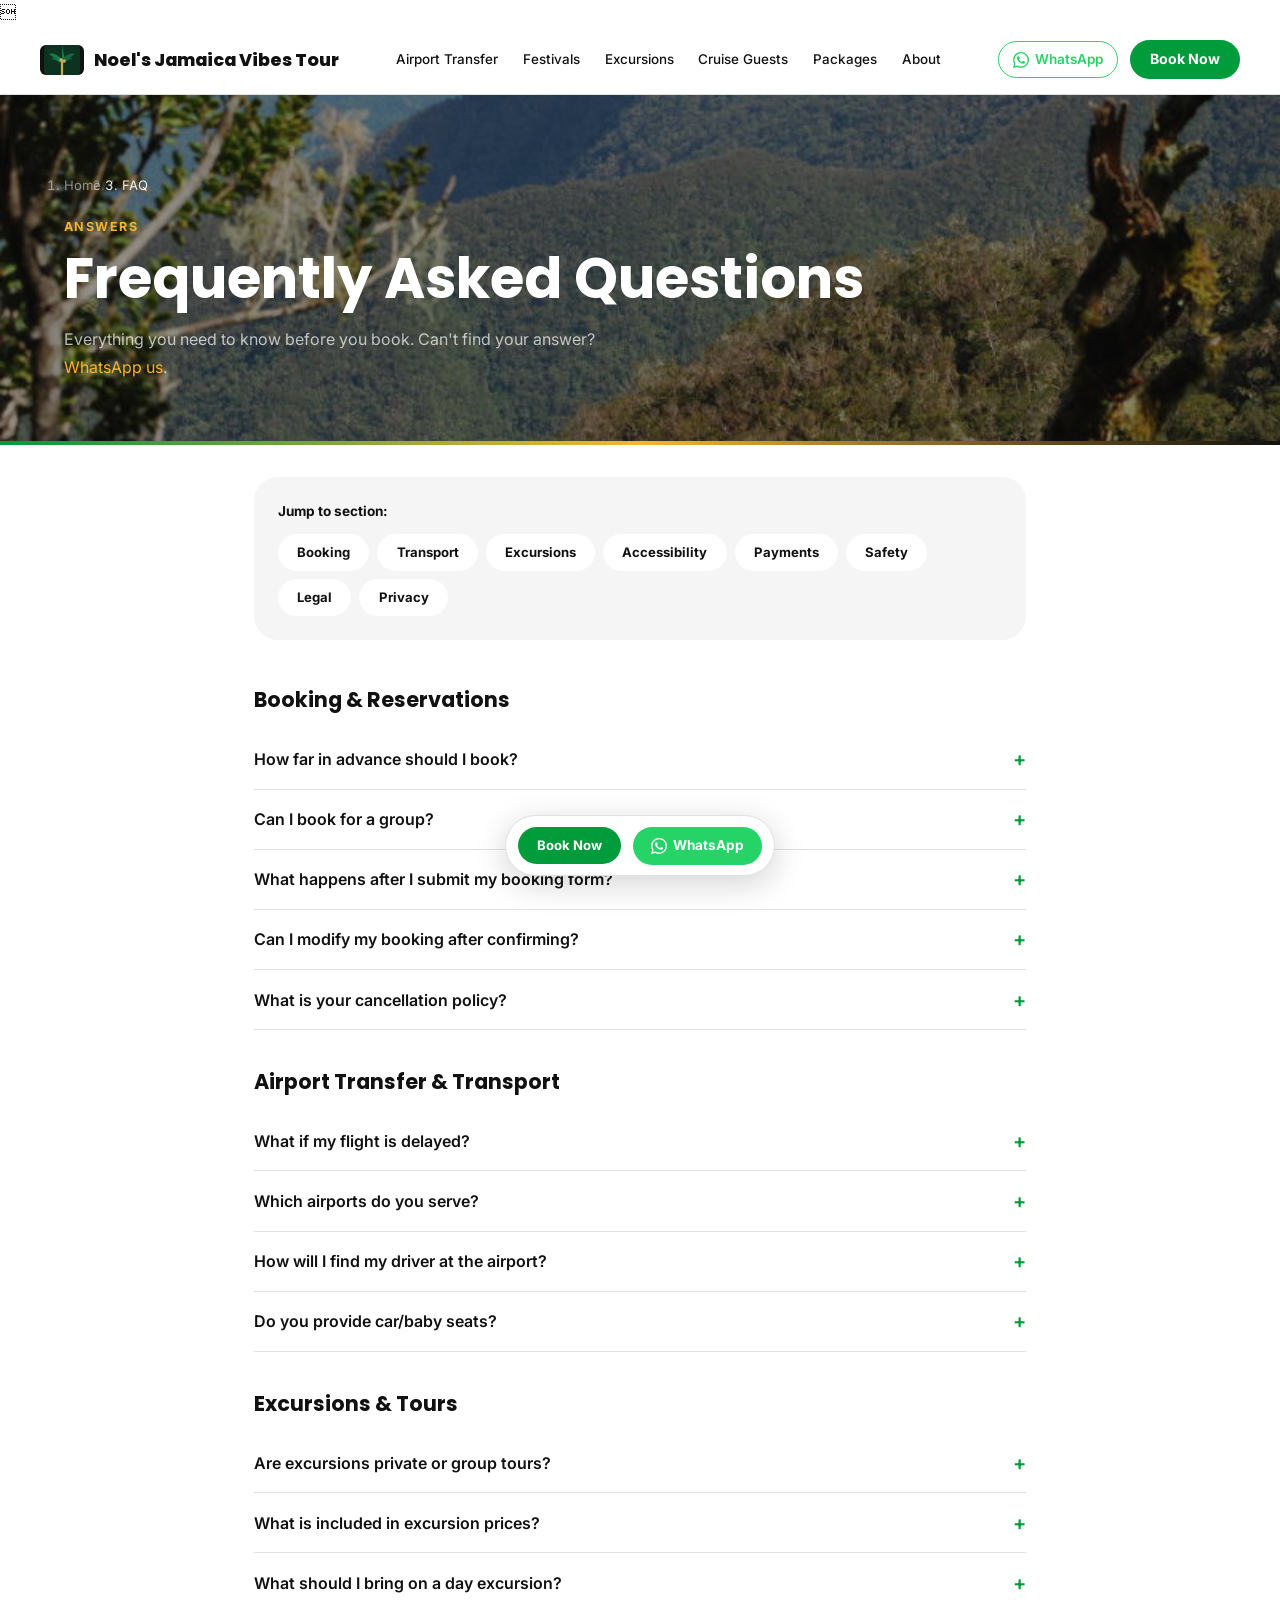
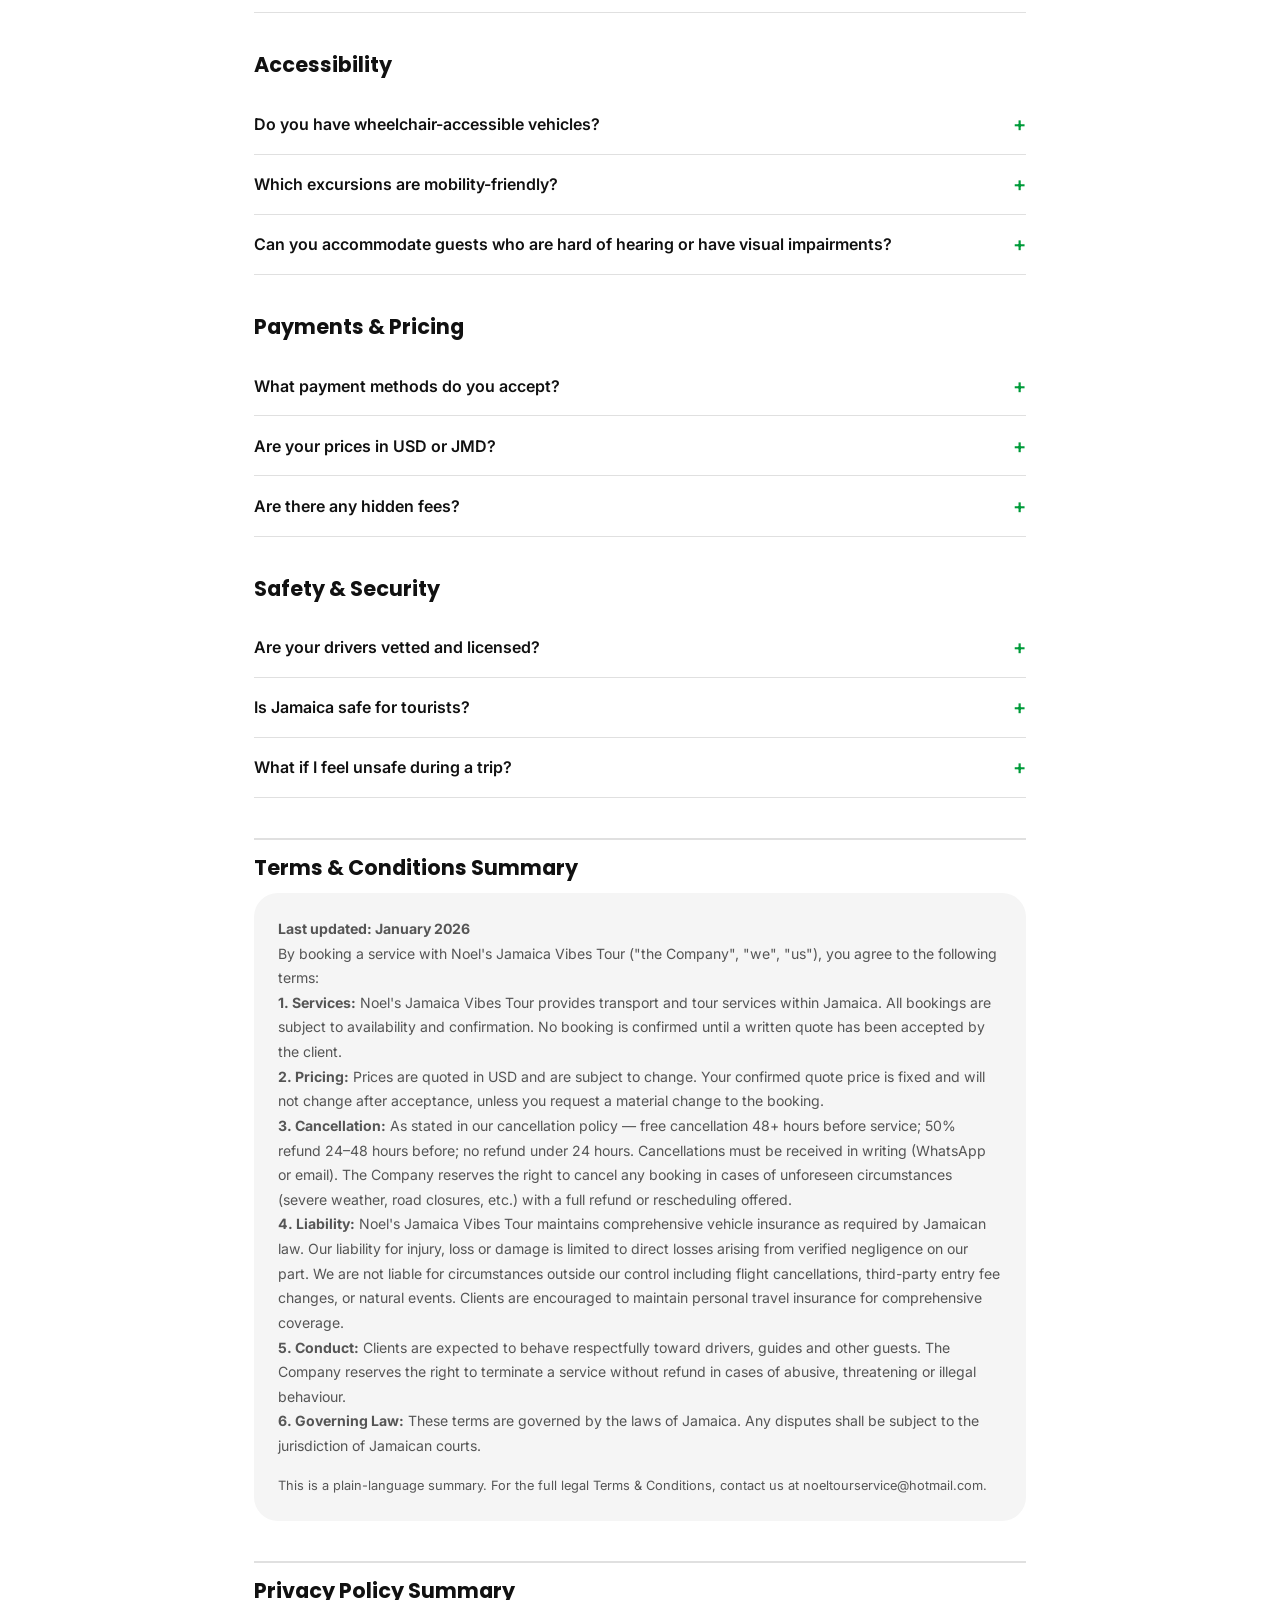
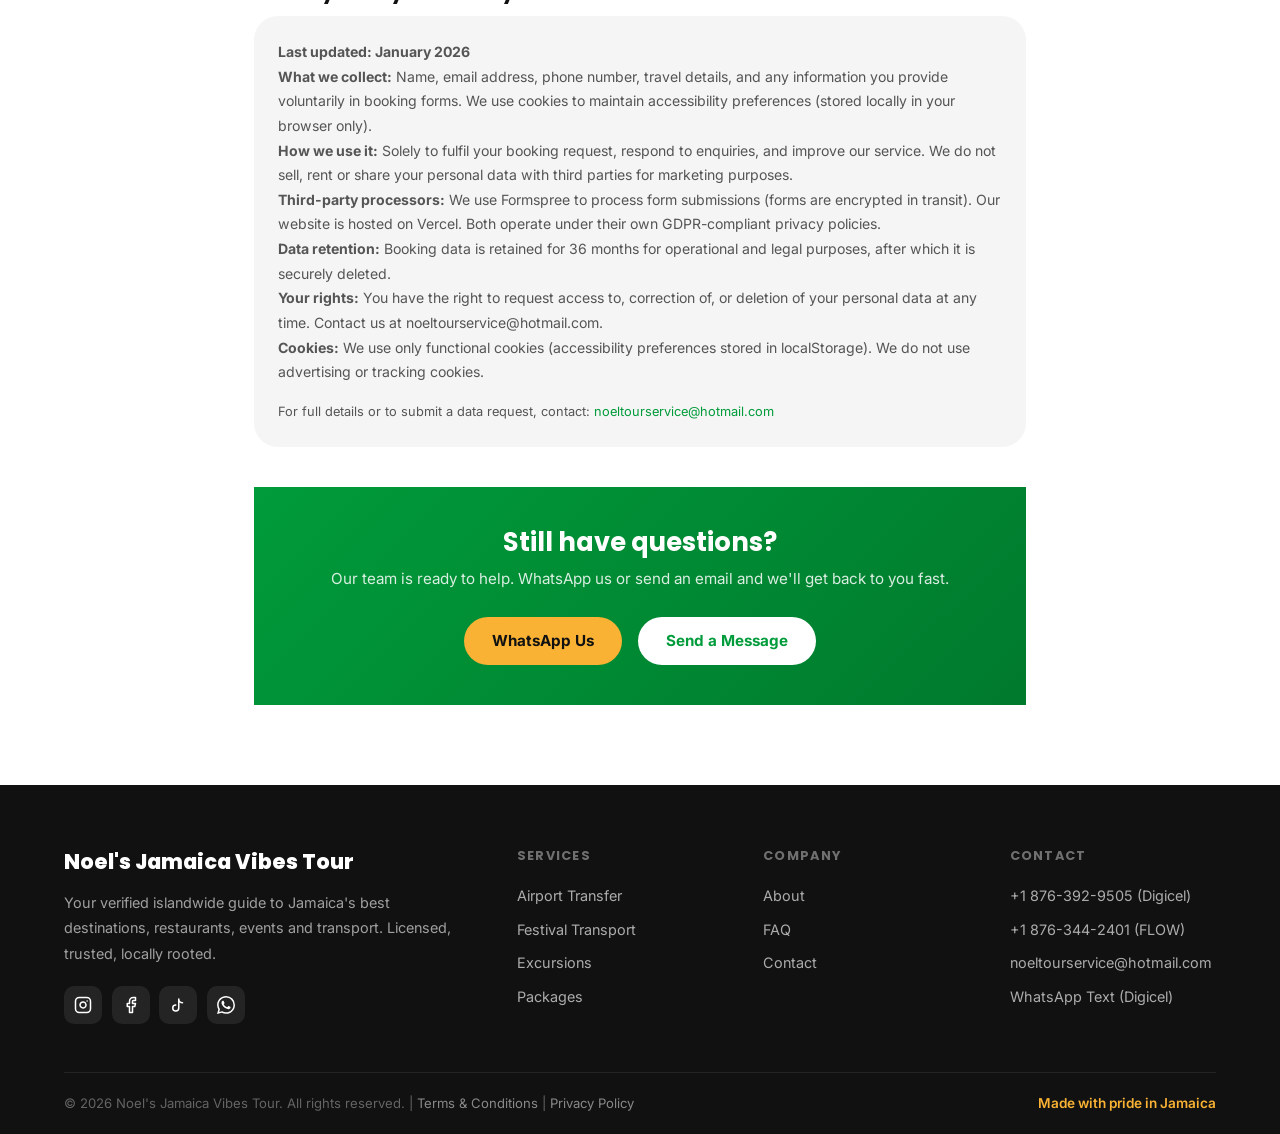
<file: faq.html>
﻿<!DOCTYPE html>
<html lang="en">
<head>
 <meta charset="UTF-8" />
 <meta name="viewport" content="width=device-width, initial-scale=1.0" />
 <meta name="description" content="Frequently asked questions about Noel's Jamaica Vibes Tour — booking, cancellation, safety, accessibility, payments and Jamaica travel tips." />
 <meta property="og:title" content="FAQ — Noel's Jamaica Vibes Tour" />
 <meta property="og:description" content="Frequently asked questions about Noel's Jamaica Vibes Tour — booking, cancellation, safety, accessibility, payments and Jamaica travel tips." />
 <meta property="og:image" content="https://noels-jamaica-vibes-tour.vercel.app/assets/images/jamaica-mountains.jpg" />
 <meta property="og:url" content="https://noels-jamaica-vibes-tour.vercel.app/faq.html" />
 <meta property="og:type" content="website" />
 <meta name="twitter:card" content="summary_large_image" />
 <meta name="twitter:image" content="https://noels-jamaica-vibes-tour.vercel.app/assets/images/jamaica-mountains.jpg" />
 <title>FAQ — Noel's Jamaica Vibes Tour</title>
 <link rel="preconnect" href="https://fonts.googleapis.com" />
 <link href="https://fonts.googleapis.com/css2?family=Poppins:wght@600;700;800;900&family=Inter:wght@400;500;600;700&display=swap" rel="stylesheet" />
 <link rel="stylesheet" href="assets/css/global.css" />
 <link rel="icon" type="image/svg+xml" href="assets/favicon.svg" />
 <link rel="apple-touch-icon" href="assets/apple-touch-icon.png" />
 <link rel="manifest" href="manifest.json" />
 <link rel="canonical" href="https://noels-jamaica-vibes-tour.vercel.app/faq.html" />
 <!-- Google Analytics 4 - swap G-XXXXXXXXXX for your real Measurement ID -->
 <script async src="https://www.googletagmanager.com/gtag/js?id=G-XXXXXXXXXX"></script>
 <script>window.dataLayer=window.dataLayer||[];function gtag(){dataLayer.push(arguments);}gtag('js',new Date());gtag('config','G-XXXXXXXXXX');</script>
<body>

<div class="trust-bar"><div class="trust-bar-inner"><span class="trust-bar-item"><svg width="12" height="12" viewBox="0 0 12 12" fill="none" aria-hidden="true"><circle cx="6" cy="6" r="6" fill="#c8a85a" opacity="0.2"/><path d="M3.5 6l2 2 3-3" stroke="#c8a85a" stroke-width="1.5" stroke-linecap="round" stroke-linejoin="round"/></svg> Quick Answers</span><span class="trust-bar-item"><svg width="12" height="12" viewBox="0 0 12 12" fill="none" aria-hidden="true"><circle cx="6" cy="6" r="6" fill="#c8a85a" opacity="0.2"/><path d="M3.5 6l2 2 3-3" stroke="#c8a85a" stroke-width="1.5" stroke-linecap="round" stroke-linejoin="round"/></svg> WhatsApp 24/7</span><span class="trust-bar-item"><svg width="12" height="12" viewBox="0 0 12 12" fill="none" aria-hidden="true"><circle cx="6" cy="6" r="6" fill="#c8a85a" opacity="0.2"/><path d="M3.5 6l2 2 3-3" stroke="#c8a85a" stroke-width="1.5" stroke-linecap="round" stroke-linejoin="round"/></svg> Licensed &amp; Insured</span><span class="trust-bar-item"><svg width="12" height="12" viewBox="0 0 12 12" fill="none" aria-hidden="true"><circle cx="6" cy="6" r="6" fill="#c8a85a" opacity="0.2"/><path d="M3.5 6l2 2 3-3" stroke="#c8a85a" stroke-width="1.5" stroke-linecap="round" stroke-linejoin="round"/></svg> No Hidden Fees</span></div></div>

<nav class="nav" role="navigation" aria-label="Main navigation">
 <div class="nav-inner">
 <a href="index.html" class="nav-logo"><div class="logo-badge"><svg xmlns="http://www.w3.org/2000/svg" viewBox="0 0 36 36" width="36" height="36" aria-hidden="true"><rect width="36" height="36" rx="8" fill="#0d3320"/><line x1="18" y1="34" x2="18" y2="17" stroke="#c8a85a" stroke-width="2.2" stroke-linecap="round"/><path d="M18,17 Q10,10 5,12 Q10,15 15,20" fill="#1a7a4a"/><path d="M18,17 Q18,7 18,2 Q19,10 21,18" fill="#1a7a4a"/><path d="M18,17 Q26,10 31,12 Q26,15 21,20" fill="#15683f"/><path d="M18,17 Q11,13 7,17 Q11,17 16,21" fill="#1a7a4a" opacity="0.75"/><path d="M18,17 Q25,13 29,17 Q25,17 20,21" fill="#15683f" opacity="0.75"/><circle cx="17" cy="18" r="1.8" fill="#c8a85a"/><circle cx="20" cy="19" r="1.8" fill="#c8a85a"/></svg></div><span>Noel's Jamaica Vibes Tour</span></a>
 <ul class="nav-links">
 <li><a href="airport-transfer.html">Airport Transfer</a></li>
 <li><a href="festival-transport.html">Festivals</a></li>
 <li><a href="excursions.html">Excursions</a></li>
 <li><a href="cruise-excursions.html">Cruise Guests</a></li>
 <li><a href="packages.html">Packages</a></li>
 <li><a href="about.html">About</a></li>
 
 </ul>
 <div class="nav-cta"><a href="https://wa.me/18763929505" class="nav-whatsapp" target="_blank" rel="noopener noreferrer" aria-label="Chat on WhatsApp"><svg width="16" height="16" viewBox="0 0 24 24" fill="currentColor" aria-hidden="true"><path d="M17.472 14.382c-.297-.149-1.758-.867-2.03-.967-.273-.099-.471-.148-.67.15-.197.297-.767.966-.94 1.164-.173.199-.347.223-.644.075-.297-.15-1.255-.463-2.39-1.475-.883-.788-1.48-1.761-1.653-2.059-.173-.297-.018-.458.13-.606.134-.133.298-.347.446-.52.149-.174.198-.298.298-.497.099-.198.05-.371-.025-.52-.075-.149-.669-1.612-.916-2.207-.242-.579-.487-.5-.669-.51-.173-.008-.371-.01-.57-.01-.198 0-.52.074-.792.372-.272.297-1.04 1.016-1.04 2.479 0 1.462 1.065 2.875 1.213 3.074.149.198 2.096 3.2 5.077 4.487.709.306 1.262.489 1.694.625.712.227 1.36.195 1.871.118.571-.085 1.758-.719 2.006-1.413.248-.694.248-1.289.173-1.413-.074-.124-.272-.198-.57-.347m-5.421 7.403h-.004a9.87 9.87 0 01-5.031-1.378l-.361-.214-3.741.982.998-3.648-.235-.374a9.86 9.86 0 01-1.51-5.26c.001-5.45 4.436-9.884 9.888-9.884 2.64 0 5.122 1.03 6.988 2.898a9.825 9.825 0 012.893 6.994c-.003 5.45-4.437 9.884-9.885 9.884m8.413-18.297A11.815 11.815 0 0012.05 0C5.495 0 .16 5.335.157 11.892c0 2.096.547 4.142 1.588 5.945L.057 24l6.305-1.654a11.882 11.882 0 005.683 1.448h.005c6.554 0 11.89-5.335 11.893-11.893a11.821 11.821 0 00-3.48-8.413z"/></svg> WhatsApp</a><a href="contact.html" class="nav-book-btn">Book Now</a></div>
 <button class="nav-hamburger" id="menuBtn" aria-label="Toggle mobile menu" aria-expanded="false"><span></span><span></span><span></span></button>
 </div>
 <div id="mobileMenu" class="mobile-menu">
 <a href="airport-transfer.html">Airport Transfer</a><a href="festival-transport.html">Festival Transport</a><a href="excursions.html">Excursions</a><a href="cruise-excursions.html">Cruise Guests</a><a href="packages.html">Packages</a><a href="about.html">About</a><a href="faq.html">FAQ</a>
 <a href="contact.html" class="mobile-book-btn">Book Your Trip</a>
 </div>
</nav>

<main id="main-content">

<section class="page-hero" style="min-height:240px;">
 <div class="page-hero-bg" style="background-image:url('assets/images/jamaica-mountains.jpg');" aria-hidden="true"></div>
 <div class="container page-hero-content">
 <nav aria-label="Breadcrumb" style="margin-bottom:1.25rem;"><ol style="display:flex;gap:0.5rem;font-size:0.82rem;color:rgba(255,255,255,0.5);"><li><a href="index.html" style="color:rgba(255,255,255,0.5);">Home</a></li><li style="color:rgba(255,255,255,0.3);">/</li><li style="color:rgba(255,255,255,0.9);">FAQ</li></ol></nav>
 <p class="section-label">Answers</p>
 <h1>Frequently Asked Questions</h1>
 <p style="margin-top:0.75rem;max-width:540px;">Everything you need to know before you book. Can't find your answer? <a href="https://wa.me/18763929505" style="color:var(--gold);">WhatsApp us</a>.</p>
 </div>
</section>

<section class="section" style="padding-top:2rem;">
 <div class="container" style="max-width:820px;">

 <!-- QUICK JUMP -->
 <div style="display:flex;flex-wrap:wrap;gap:0.5rem;margin-bottom:3rem;padding:1.5rem;background:var(--gray-light);border-radius:var(--radius-lg);" class="reveal">
 <strong style="width:100%;font-size:0.85rem;margin-bottom:0.25rem;">Jump to section:</strong>
 <a href="#booking" class="btn btn-sm" style="background:white;color:var(--black);"> Booking</a>
 <a href="#transport" class="btn btn-sm" style="background:white;color:var(--black);"> Transport</a>
 <a href="#excursions" class="btn btn-sm" style="background:white;color:var(--black);">Excursions</a>
 <a href="#accessibility" class="btn btn-sm" style="background:white;color:var(--black);"> Accessibility</a>
 <a href="#payments" class="btn btn-sm" style="background:white;color:var(--black);"> Payments</a>
 <a href="#safety" class="btn btn-sm" style="background:white;color:var(--black);"> Safety</a>
 <a href="#legal" class="btn btn-sm" style="background:white;color:var(--black);"> Legal</a>
 <a href="#privacy" class="btn btn-sm" style="background:white;color:var(--black);"> Privacy</a>
 </div>

 <!-- BOOKING -->
 <div id="booking" style="margin-bottom:2.5rem;">
 <h2 class="reveal" style="font-size:1.3rem;margin-bottom:1rem;"> Booking &amp; Reservations</h2>
 <div class="accordion">

 <div class="accordion-item reveal">
 <button class="accordion-btn" aria-expanded="false">How far in advance should I book?<span class="accordion-icon" aria-hidden="true">+</span></button>
 <div class="accordion-content"><p>We recommend booking airport transfers at least <strong>48 hours ahead</strong> and excursions/packages at least <strong>3–5 days</strong> in advance. For festival transport, book <strong>2–3 weeks early</strong> as slots fill quickly. That said, we accommodate last-minute requests — WhatsApp us for availability.</p></div>
 </div>

 <div class="accordion-item reveal">
 <button class="accordion-btn" aria-expanded="false">Can I book for a group?<span class="accordion-icon" aria-hidden="true">+</span></button>
 <div class="accordion-content"><p>Yes! We accommodate groups of all sizes. Vehicles range from sedans (1–4 pax) to 14-seat minibuses and full coaches. For groups of 15+, contact us directly for a custom fleet quote. Group discounts are available for bookings of 5 or more travellers.</p></div>
 </div>

 <div class="accordion-item reveal">
 <button class="accordion-btn" aria-expanded="false">What happens after I submit my booking form?<span class="accordion-icon" aria-hidden="true">+</span></button>
 <div class="accordion-content"><p>Our team reviews your request within 2 hours and sends a confirmed quote to your email and/or WhatsApp. The quote will include the full price, driver details, pickup instructions and payment link. Your booking is only confirmed after you accept the quote.</p></div>
 </div>

 <div class="accordion-item reveal">
 <button class="accordion-btn" aria-expanded="false">Can I modify my booking after confirming?<span class="accordion-icon" aria-hidden="true">+</span></button>
 <div class="accordion-content"><p>Yes, modifications are accepted up to <strong>24 hours before</strong> your service date at no extra cost. Changes within 24 hours are subject to availability and may incur a small admin fee. Contact us via WhatsApp for fastest response.</p></div>
 </div>

 <div class="accordion-item reveal">
 <button class="accordion-btn" aria-expanded="false">What is your cancellation policy?<span class="accordion-icon" aria-hidden="true">+</span></button>
 <div class="accordion-content">
 <p><strong>Free cancellation:</strong> 48+ hours before service — full refund, no questions.</p>
 <p><strong>24–48 hours:</strong> 50% refund or free rescheduling to another date.</p>
 <p><strong>Less than 24 hours:</strong> No refund. Rescheduling is at our discretion based on availability.</p>
 <p>All cancellations must be sent via WhatsApp or email with your booking reference number.</p>
 </div>
 </div>

 </div>
 </div>

 <!-- TRANSPORT -->
 <div id="transport" style="margin-bottom:2.5rem;">
 <h2 class="reveal" style="font-size:1.3rem;margin-bottom:1rem;">Airport Transfer &amp; Transport</h2>
 <div class="accordion">

 <div class="accordion-item reveal">
 <button class="accordion-btn" aria-expanded="false">What if my flight is delayed?<span class="accordion-icon" aria-hidden="true">+</span></button>
 <div class="accordion-content"><p>We track all incoming flights in real time. If your flight is delayed, your driver will adjust their arrival accordingly at <strong>no extra charge</strong>. You don't need to do anything — we monitor it automatically.</p></div>
 </div>

 <div class="accordion-item reveal">
 <button class="accordion-btn" aria-expanded="false">Which airports do you serve?<span class="accordion-icon" aria-hidden="true">+</span></button>
 <div class="accordion-content"><p>We serve both major Jamaica international airports: <strong>Norman Manley International (KIN)</strong> in Kingston and <strong>Sangster International (MBJ)</strong> in Montego Bay. We also provide domestic inter-parish transfers between any two locations in Jamaica.</p></div>
 </div>

 <div class="accordion-item reveal">
 <button class="accordion-btn" aria-expanded="false">How will I find my driver at the airport?<span class="accordion-icon" aria-hidden="true">+</span></button>
 <div class="accordion-content"><p>Your driver will be waiting in the <strong>arrivals hall</strong> with a sign bearing your name. You'll receive their name, photo and vehicle details via WhatsApp 2 hours before your flight lands. If you can't locate them, call or WhatsApp the number provided.</p></div>
 </div>

 <div class="accordion-item reveal">
 <button class="accordion-btn" aria-expanded="false">Do you provide car/baby seats?<span class="accordion-icon" aria-hidden="true">+</span></button>
 <div class="accordion-content"><p>Yes. Child seats and infant seats are available on request at the time of booking — select "Child / baby seat" in the special requirements section. There is no extra charge for one seat. Additional seats may incur a small fee.</p></div>
 </div>

 </div>
 </div>

 <!-- EXCURSIONS -->
 <div id="excursions" style="margin-bottom:2.5rem;">
 <h2 class="reveal" style="font-size:1.3rem;margin-bottom:1rem;">Excursions &amp; Tours</h2>
 <div class="accordion">

 <div class="accordion-item reveal">
 <button class="accordion-btn" aria-expanded="false">Are excursions private or group tours?<span class="accordion-icon" aria-hidden="true">+</span></button>
 <div class="accordion-content"><p>We offer both. Most excursions can be booked as <strong>private tours</strong> for your party only, or as <strong>shared small-group tours</strong> with a maximum of 8 people. Private tours cost more but offer full flexibility. You'll select your preference during booking.</p></div>
 </div>

 <div class="accordion-item reveal">
 <button class="accordion-btn" aria-expanded="false">What is included in excursion prices?<span class="accordion-icon" aria-hidden="true">+</span></button>
 <div class="accordion-content"><p>Excursion prices include: <strong>transport (pickup and return)</strong>, a licensed guide, entry fees where noted, and bottled water. Meals, optional purchases and gratuities are not included unless stated in the excursion description.</p></div>
 </div>

 <div class="accordion-item reveal">
 <button class="accordion-btn" aria-expanded="false">What should I bring on a day excursion?<span class="accordion-icon" aria-hidden="true">+</span></button>
 <div class="accordion-content">
 <p>We recommend:</p>
 <ul style="padding-left:1.25rem;margin-top:0.5rem;font-size:0.9rem;line-height:1.8;">
 <li>Sunscreen (reef-safe for water activities)</li>
 <li>Comfortable walking shoes or water shoes</li>
 <li>Light clothing + swimwear if applicable</li>
 <li>Cash (USD and JMD both accepted)</li>
 <li>Valid photo ID</li>
 <li>Reusable water bottle</li>
 </ul>
 </div>
 </div>

 </div>
 </div>

 <!-- ACCESSIBILITY -->
 <div id="accessibility" style="margin-bottom:2.5rem;">
 <h2 class="reveal" style="font-size:1.3rem;margin-bottom:1rem;"> Accessibility</h2>
 <div class="accordion">

 <div class="accordion-item reveal">
 <button class="accordion-btn" aria-expanded="false">Do you have wheelchair-accessible vehicles?<span class="accordion-icon" aria-hidden="true">+</span></button>
 <div class="accordion-content"><p>Yes. Wheelchair-accessible vehicles with ramp access and tie-down points are available on request. Please select "Wheelchair accessible" in your booking form or mention it in your notes. We require at least <strong>48 hours notice</strong> to ensure the right vehicle is available.</p></div>
 </div>

 <div class="accordion-item reveal">
 <button class="accordion-btn" aria-expanded="false">Which excursions are mobility-friendly?<span class="accordion-icon" aria-hidden="true">+</span></button>
 <div class="accordion-content"><p>Bob Marley Museum, Kingston Food Tour, and Luminous Lagoon boat tours are generally suitable for guests with limited mobility. Dunn's River and Blue Mountains hikes are not recommended for wheelchair users. We'll advise on the best options for your specific needs — just ask us.</p></div>
 </div>

 <div class="accordion-item reveal">
 <button class="accordion-btn" aria-expanded="false">Can you accommodate guests who are hard of hearing or have visual impairments?<span class="accordion-icon" aria-hidden="true">+</span></button>
 <div class="accordion-content"><p>Our team uses written WhatsApp communication and can pre-brief drivers on communication preferences. We can arrange guides who use clear verbal descriptions for visually impaired guests. Please note any specific needs in your booking form so we can prepare in advance.</p></div>
 </div>

 </div>
 </div>

 <!-- PAYMENTS -->
 <div id="payments" style="margin-bottom:2.5rem;">
 <h2 class="reveal" style="font-size:1.3rem;margin-bottom:1rem;"> Payments &amp; Pricing</h2>
 <div class="accordion">

 <div class="accordion-item reveal">
 <button class="accordion-btn" aria-expanded="false">What payment methods do you accept?<span class="accordion-icon" aria-hidden="true">+</span></button>
 <div class="accordion-content"><p>We accept major credit/debit cards (Visa, Mastercard), PayPal, bank transfer, and cash (USD or JMD). Payment is made after you receive and accept your quote — no upfront payment with the booking form. Details will be provided in your quote confirmation.</p></div>
 </div>

 <div class="accordion-item reveal">
 <button class="accordion-btn" aria-expanded="false">Are your prices in USD or JMD?<span class="accordion-icon" aria-hidden="true">+</span></button>
 <div class="accordion-content"><p>All prices shown on our website are in <strong>USD</strong>. We also accept Jamaican Dollars at the prevailing exchange rate. If you prefer to pay in JMD, request this in your booking notes and we'll confirm the equivalent amount in your quote.</p></div>
 </div>

 <div class="accordion-item reveal">
 <button class="accordion-btn" aria-expanded="false">Are there any hidden fees?<span class="accordion-icon" aria-hidden="true">+</span></button>
 <div class="accordion-content"><p>No. We believe in full price transparency. Your quote will show the exact total with no surprises. The only additional cost you might encounter is optional gratuities for your driver/guide — which are entirely your choice and not expected.</p></div>
 </div>

 </div>
 </div>

 <!-- SAFETY -->
 <div id="safety" style="margin-bottom:2.5rem;">
 <h2 class="reveal" style="font-size:1.3rem;margin-bottom:1rem;"> Safety &amp; Security</h2>
 <div class="accordion">

 <div class="accordion-item reveal">
 <button class="accordion-btn" aria-expanded="false">Are your drivers vetted and licensed?<span class="accordion-icon" aria-hidden="true">+</span></button>
 <div class="accordion-content"><p>All drivers hold a valid Jamaica Transport Authority licence, carry comprehensive vehicle insurance, and have passed a background check. We conduct annual performance reviews and require all drivers to maintain a clean record.</p></div>
 </div>

 <div class="accordion-item reveal">
 <button class="accordion-btn" aria-expanded="false">Is Jamaica safe for tourists?<span class="accordion-icon" aria-hidden="true">+</span></button>
 <div class="accordion-content"><p>Like any destination, Jamaica is safest when you stick to recommended tourist areas and travel with licensed operators. Our team operates exclusively in well-known, visitor-friendly zones and advises guests on areas to avoid. Most tourists visit Jamaica without incident and have a fantastic experience.</p></div>
 </div>

 <div class="accordion-item reveal">
 <button class="accordion-btn" aria-expanded="false">What if I feel unsafe during a trip?<span class="accordion-icon" aria-hidden="true">+</span></button>
 <div class="accordion-content"><p>WhatsApp our emergency number <strong>+1 876-392-9505</strong> immediately. Our team is available 24/7 and will respond within minutes. Drivers are instructed to prioritise guest comfort and safety above all else — if you ask to return to your hotel at any time, this will be honoured without question.</p></div>
 </div>

 </div>
 </div>

 <!-- LEGAL -->
 <div id="legal" style="margin-bottom:2.5rem;padding-top:1rem;border-top:2px solid var(--gray-mid);">
 <h2 class="reveal" style="font-size:1.3rem;margin-bottom:0.75rem;"> Terms &amp; Conditions Summary</h2>
 <div style="padding:1.5rem;background:var(--gray-light);border-radius:var(--radius-lg);font-size:0.88rem;line-height:1.9;color:var(--gray-text);" class="reveal">
 <p><strong>Last updated: January 2026</strong></p>
 <p>By booking a service with Noel's Jamaica Vibes Tour ("the Company", "we", "us"), you agree to the following terms:</p>
 <p><strong>1. Services:</strong> Noel's Jamaica Vibes Tour provides transport and tour services within Jamaica. All bookings are subject to availability and confirmation. No booking is confirmed until a written quote has been accepted by the client.</p>
 <p><strong>2. Pricing:</strong> Prices are quoted in USD and are subject to change. Your confirmed quote price is fixed and will not change after acceptance, unless you request a material change to the booking.</p>
 <p><strong>3. Cancellation:</strong> As stated in our cancellation policy — free cancellation 48+ hours before service; 50% refund 24–48 hours before; no refund under 24 hours. Cancellations must be received in writing (WhatsApp or email). The Company reserves the right to cancel any booking in cases of unforeseen circumstances (severe weather, road closures, etc.) with a full refund or rescheduling offered.</p>
 <p><strong>4. Liability:</strong> Noel's Jamaica Vibes Tour maintains comprehensive vehicle insurance as required by Jamaican law. Our liability for injury, loss or damage is limited to direct losses arising from verified negligence on our part. We are not liable for circumstances outside our control including flight cancellations, third-party entry fee changes, or natural events. Clients are encouraged to maintain personal travel insurance for comprehensive coverage.</p>
 <p><strong>5. Conduct:</strong> Clients are expected to behave respectfully toward drivers, guides and other guests. The Company reserves the right to terminate a service without refund in cases of abusive, threatening or illegal behaviour.</p>
 <p><strong>6. Governing Law:</strong> These terms are governed by the laws of Jamaica. Any disputes shall be subject to the jurisdiction of Jamaican courts.</p>
 <p style="margin-top:1rem;font-size:0.8rem;color:var(--gray-text);">This is a plain-language summary. For the full legal Terms &amp; Conditions, contact us at noeltourservice@hotmail.com.</p>
 </div>
 </div>

 <!-- PRIVACY -->
 <div id="privacy" style="margin-bottom:2.5rem;padding-top:1rem;border-top:2px solid var(--gray-mid);">
 <h2 class="reveal" style="font-size:1.3rem;margin-bottom:0.75rem;"> Privacy Policy Summary</h2>
 <div style="padding:1.5rem;background:var(--gray-light);border-radius:var(--radius-lg);font-size:0.88rem;line-height:1.9;color:var(--gray-text);" class="reveal">
 <p><strong>Last updated: January 2026</strong></p>
 <p><strong>What we collect:</strong> Name, email address, phone number, travel details, and any information you provide voluntarily in booking forms. We use cookies to maintain accessibility preferences (stored locally in your browser only).</p>
 <p><strong>How we use it:</strong> Solely to fulfil your booking request, respond to enquiries, and improve our service. We do not sell, rent or share your personal data with third parties for marketing purposes.</p>
 <p><strong>Third-party processors:</strong> We use Formspree to process form submissions (forms are encrypted in transit). Our website is hosted on Vercel. Both operate under their own GDPR-compliant privacy policies.</p>
 <p><strong>Data retention:</strong> Booking data is retained for 36 months for operational and legal purposes, after which it is securely deleted.</p>
 <p><strong>Your rights:</strong> You have the right to request access to, correction of, or deletion of your personal data at any time. Contact us at noeltourservice@hotmail.com.</p>
 <p><strong>Cookies:</strong> We use only functional cookies (accessibility preferences stored in localStorage). We do not use advertising or tracking cookies.</p>
 <p style="margin-top:1rem;font-size:0.8rem;">For full details or to submit a data request, contact: <a href="mailto:noeltourservice@hotmail.com" style="color:var(--green);">noeltourservice@hotmail.com</a></p>
 </div>
 </div>

 <!-- STILL HAVE QUESTIONS -->
 <div style="text-align:center;padding:2.5rem;background:linear-gradient(135deg,var(--green),#007a2d);border-radius:var(--radius-xl);" class="reveal">
 <h3 style="color:white;margin-bottom:0.5rem;">Still have questions?</h3>
 <p style="color:rgba(255,255,255,0.85);margin-bottom:1.5rem;font-size:0.95rem;">Our team is ready to help. WhatsApp us or send an email and we'll get back to you fast.</p>
 <div style="display:flex;gap:1rem;justify-content:center;flex-wrap:wrap;">
 <a href="https://wa.me/18763929505" class="btn btn-gold" target="_blank" rel="noopener noreferrer"> WhatsApp Us</a>
 <a href="contact.html" class="btn" style="background:white;color:var(--green);font-weight:700;">Send a Message</a>
 </div>
 </div>

 </div>
</section>

</main>

<footer class="footer" role="contentinfo">
 <div class="container">
 <div class="footer-grid">
 <div class="footer-brand"><div class="logo-text">Noel's Jamaica Vibes Tour </div><p>Your verified islandwide guide to Jamaica's best destinations, restaurants, events and transport. Licensed, trusted, locally rooted.</p><div class="footer-social"><a href="https://www.instagram.com/noeljatourservice" target="_blank" rel="noopener noreferrer" aria-label="Follow on Instagram"><svg width="18" height="18" viewBox="0 0 24 24" fill="none" stroke="currentColor" stroke-width="2" stroke-linecap="round" stroke-linejoin="round" aria-hidden="true"><rect x="2" y="2" width="20" height="20" rx="5" ry="5"/><path d="M16 11.37A4 4 0 1112.63 8 4 4 0 0116 11.37z"/><line x1="17.5" y1="6.5" x2="17.51" y2="6.5"/></svg></a><a href="https://facebook.com/jutatoursja" target="_blank" rel="noopener noreferrer" aria-label="Follow on Facebook"><svg width="18" height="18" viewBox="0 0 24 24" fill="none" stroke="currentColor" stroke-width="2" stroke-linecap="round" stroke-linejoin="round" aria-hidden="true"><path d="M18 2h-3a5 5 0 00-5 5v3H7v4h3v8h4v-8h3l1-4h-4V7a1 1 0 011-1h3z"/></svg></a><a href="https://tiktok.com/@jutatoursja" target="_blank" rel="noopener noreferrer" aria-label="Follow on TikTok"><svg width="18" height="18" viewBox="0 0 24 24" fill="none" stroke="currentColor" stroke-width="2" stroke-linecap="round" stroke-linejoin="round" aria-hidden="true"><path d="M9 12a4 4 0 104 4V4a5 5 0 005 5"/></svg></a><a href="https://wa.me/18763929505" target="_blank" rel="noopener noreferrer" aria-label="WhatsApp us"><svg width="18" height="18" viewBox="0 0 24 24" fill="currentColor" stroke="none" aria-hidden="true"><path d="M17.472 14.382c-.297-.149-1.758-.867-2.03-.967-.273-.099-.471-.148-.67.15-.197.297-.767.966-.94 1.164-.173.199-.347.223-.644.075-.297-.15-1.255-.463-2.39-1.475-.883-.788-1.48-1.761-1.653-2.059-.173-.297-.018-.458.13-.606.134-.133.298-.347.446-.52.149-.174.198-.298.298-.497.099-.198.05-.371-.025-.52-.075-.149-.669-1.612-.916-2.207-.242-.579-.487-.5-.669-.51-.173-.008-.371-.01-.57-.01-.198 0-.52.074-.792.372-.272.297-1.04 1.016-1.04 2.479 0 1.462 1.065 2.875 1.213 3.074.149.198 2.096 3.2 5.077 4.487.709.306 1.262.489 1.694.625.712.227 1.36.195 1.871.118.571-.085 1.758-.719 2.006-1.413.248-.694.248-1.289.173-1.413-.074-.124-.272-.198-.57-.347m-5.421 7.403h-.004a9.87 9.87 0 01-5.031-1.378l-.361-.214-3.741.982.998-3.648-.235-.374a9.86 9.86 0 01-1.51-5.26c.001-5.45 4.436-9.884 9.888-9.884 2.64 0 5.122 1.03 6.988 2.898a9.825 9.825 0 012.893 6.994c-.003 5.45-4.437 9.884-9.885 9.884m8.413-18.297A11.815 11.815 0 0012.05 0C5.495 0 .16 5.335.157 11.892c0 2.096.547 4.142 1.588 5.945L.057 24l6.305-1.654a11.882 11.882 0 005.683 1.448h.005c6.554 0 11.89-5.335 11.893-11.893a11.821 11.821 0 00-3.48-8.413z"/></svg></a></div></div>
 <div><p class="footer-heading">Services</p><ul class="footer-links"><li><a href="airport-transfer.html">Airport Transfer</a></li><li><a href="festival-transport.html">Festival Transport</a></li><li><a href="excursions.html">Excursions</a></li><li><a href="packages.html">Packages</a></li></ul></div>
 <div><p class="footer-heading">Company</p><ul class="footer-links"><li><a href="about.html">About</a></li><li><a href="faq.html">FAQ</a></li><li><a href="contact.html">Contact</a></li></ul></div>
 <div><p class="footer-heading">Contact</p><ul class="footer-links"><li><a href="tel:+18763929505">+1 876-392-9505 (Digicel)</a></li><li><a href="tel:+18763442401">+1 876-344-2401 (FLOW)</a></li><li><a href="mailto:noeltourservice@hotmail.com">noeltourservice@hotmail.com</a></li><li><a href="https://wa.me/18763929505">WhatsApp Text (Digicel)</a></li></ul></div>
 </div>
 <div class="footer-bottom"><span>&copy; 2026 Noel's Jamaica Vibes Tour. All rights reserved. | <a href="faq.html#legal">Terms &amp; Conditions</a> | <a href="faq.html#privacy">Privacy Policy</a></span><div class="footer-flag"> Made with pride in Jamaica</div></div>
 </div>
</footer>

<div class="sticky-cta"><a href="contact.html" class="btn btn-primary btn-sm">Book Now</a><a href="https://wa.me/18763929505" class="whatsapp-pill" target="_blank" rel="noopener noreferrer" aria-label="Open WhatsApp"><svg width="16" height="16" viewBox="0 0 24 24" fill="currentColor" aria-hidden="true"><path d="M17.472 14.382c-.297-.149-1.758-.867-2.03-.967-.273-.099-.471-.148-.67.15-.197.297-.767.966-.94 1.164-.173.199-.347.223-.644.075-.297-.15-1.255-.463-2.39-1.475-.883-.788-1.48-1.761-1.653-2.059-.173-.297-.018-.458.13-.606.134-.133.298-.347.446-.52.149-.174.198-.298.298-.497.099-.198.05-.371-.025-.52-.075-.149-.669-1.612-.916-2.207-.242-.579-.487-.5-.669-.51-.173-.008-.371-.01-.57-.01-.198 0-.52.074-.792.372-.272.297-1.04 1.016-1.04 2.479 0 1.462 1.065 2.875 1.213 3.074.149.198 2.096 3.2 5.077 4.487.709.306 1.262.489 1.694.625.712.227 1.36.195 1.871.118.571-.085 1.758-.719 2.006-1.413.248-.694.248-1.289.173-1.413-.074-.124-.272-.198-.57-.347m-5.421 7.403h-.004a9.87 9.87 0 01-5.031-1.378l-.361-.214-3.741.982.998-3.648-.235-.374a9.86 9.86 0 01-1.51-5.26c.001-5.45 4.436-9.884 9.888-9.884 2.64 0 5.122 1.03 6.988 2.898a9.825 9.825 0 012.893 6.994c-.003 5.45-4.437 9.884-9.885 9.884m8.413-18.297A11.815 11.815 0 0012.05 0C5.495 0 .16 5.335.157 11.892c0 2.096.547 4.142 1.588 5.945L.057 24l6.305-1.654a11.882 11.882 0 005.683 1.448h.005c6.554 0 11.89-5.335 11.893-11.893a11.821 11.821 0 00-3.48-8.413z"/></svg> WhatsApp</a></div>
<div class="a11y-panel" role="region" aria-label="Accessibility options"><button class="a11y-trigger" id="a11yTrigger" aria-label="Accessibility settings" aria-expanded="false" aria-controls="a11yMenu"><svg width="20" height="20" viewBox="0 0 24 24" fill="none" stroke="currentColor" stroke-width="2" stroke-linecap="round" stroke-linejoin="round" aria-hidden="true"><circle cx="12" cy="5" r="1"/><path d="M9 20l3-6 3 6"/><path d="M6 8l6 2 6-2"/><path d="M12 10v4"/></svg></button><div id="a11yMenu" class="a11y-menu" role="dialog" aria-label="Accessibility menu"><strong style="font-size:0.8rem;color:var(--gray-text);text-transform:uppercase;letter-spacing:0.08em;">Accessibility</strong><button id="a11yHighContrast"><svg width="14" height="14" viewBox="0 0 24 24" fill="none" stroke="currentColor" stroke-width="2" stroke-linecap="round" stroke-linejoin="round" aria-hidden="true"><circle cx="12" cy="12" r="10"/><path d="M12 2v20M2 12h20"/></svg> High contrast mode</button><button id="a11yLargeText"><svg width="14" height="14" viewBox="0 0 24 24" fill="none" stroke="currentColor" stroke-width="2" stroke-linecap="round" stroke-linejoin="round" aria-hidden="true"><polyline points="4 7 4 4 20 4 20 7"/><line x1="9" y1="20" x2="15" y2="20"/><line x1="12" y1="4" x2="12" y2="20"/></svg> Larger text</button><button id="a11yDyslexia"><svg width="14" height="14" viewBox="0 0 24 24" fill="none" stroke="currentColor" stroke-width="2" stroke-linecap="round" stroke-linejoin="round" aria-hidden="true"><path d="M4 19.5A2.5 2.5 0 016.5 17H20"/><path d="M6.5 2H20v20H6.5A2.5 2.5 0 014 19.5v-15A2.5 2.5 0 016.5 2z"/></svg> Dyslexia-friendly font</button><button id="a11yReset" style="color:#e53e3e;">&#8635; Reset all settings</button></div></div>
<script type="module" src="js/main.js"></script>
</body>
</html>
</file>
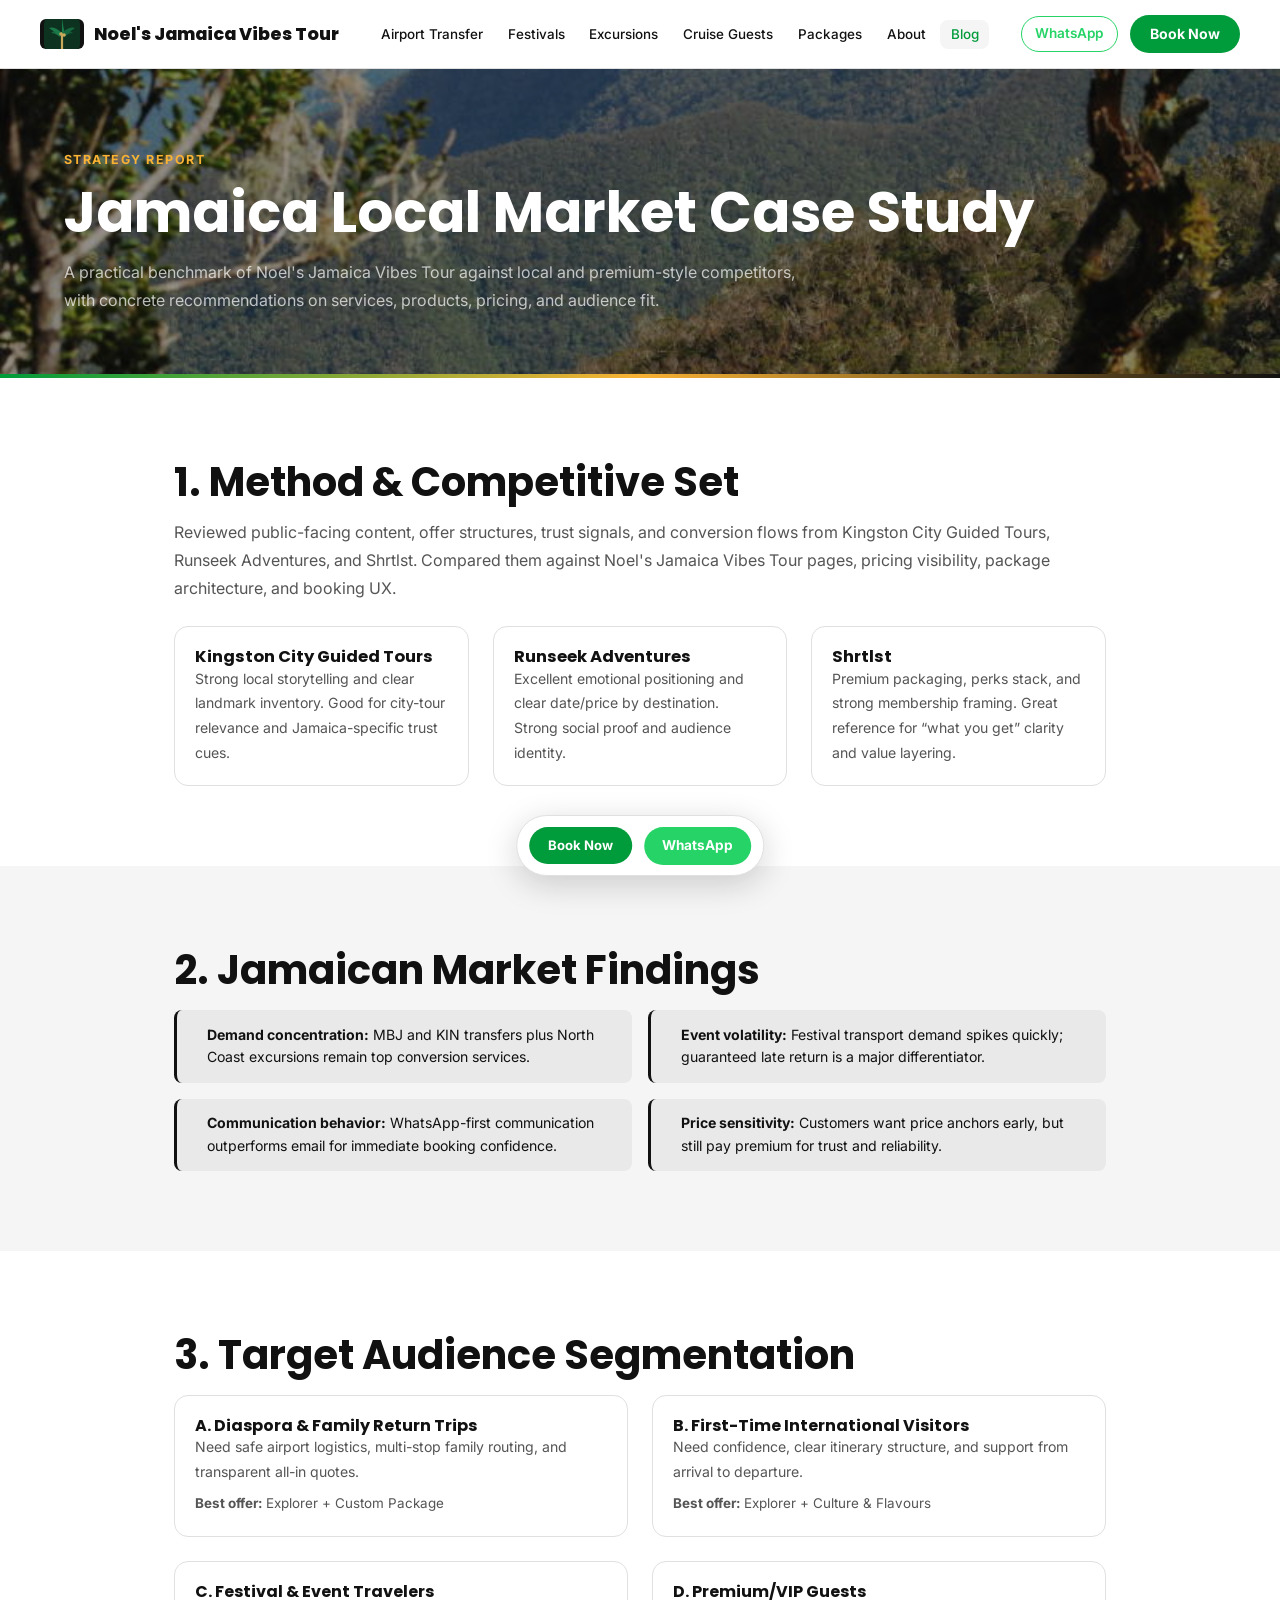
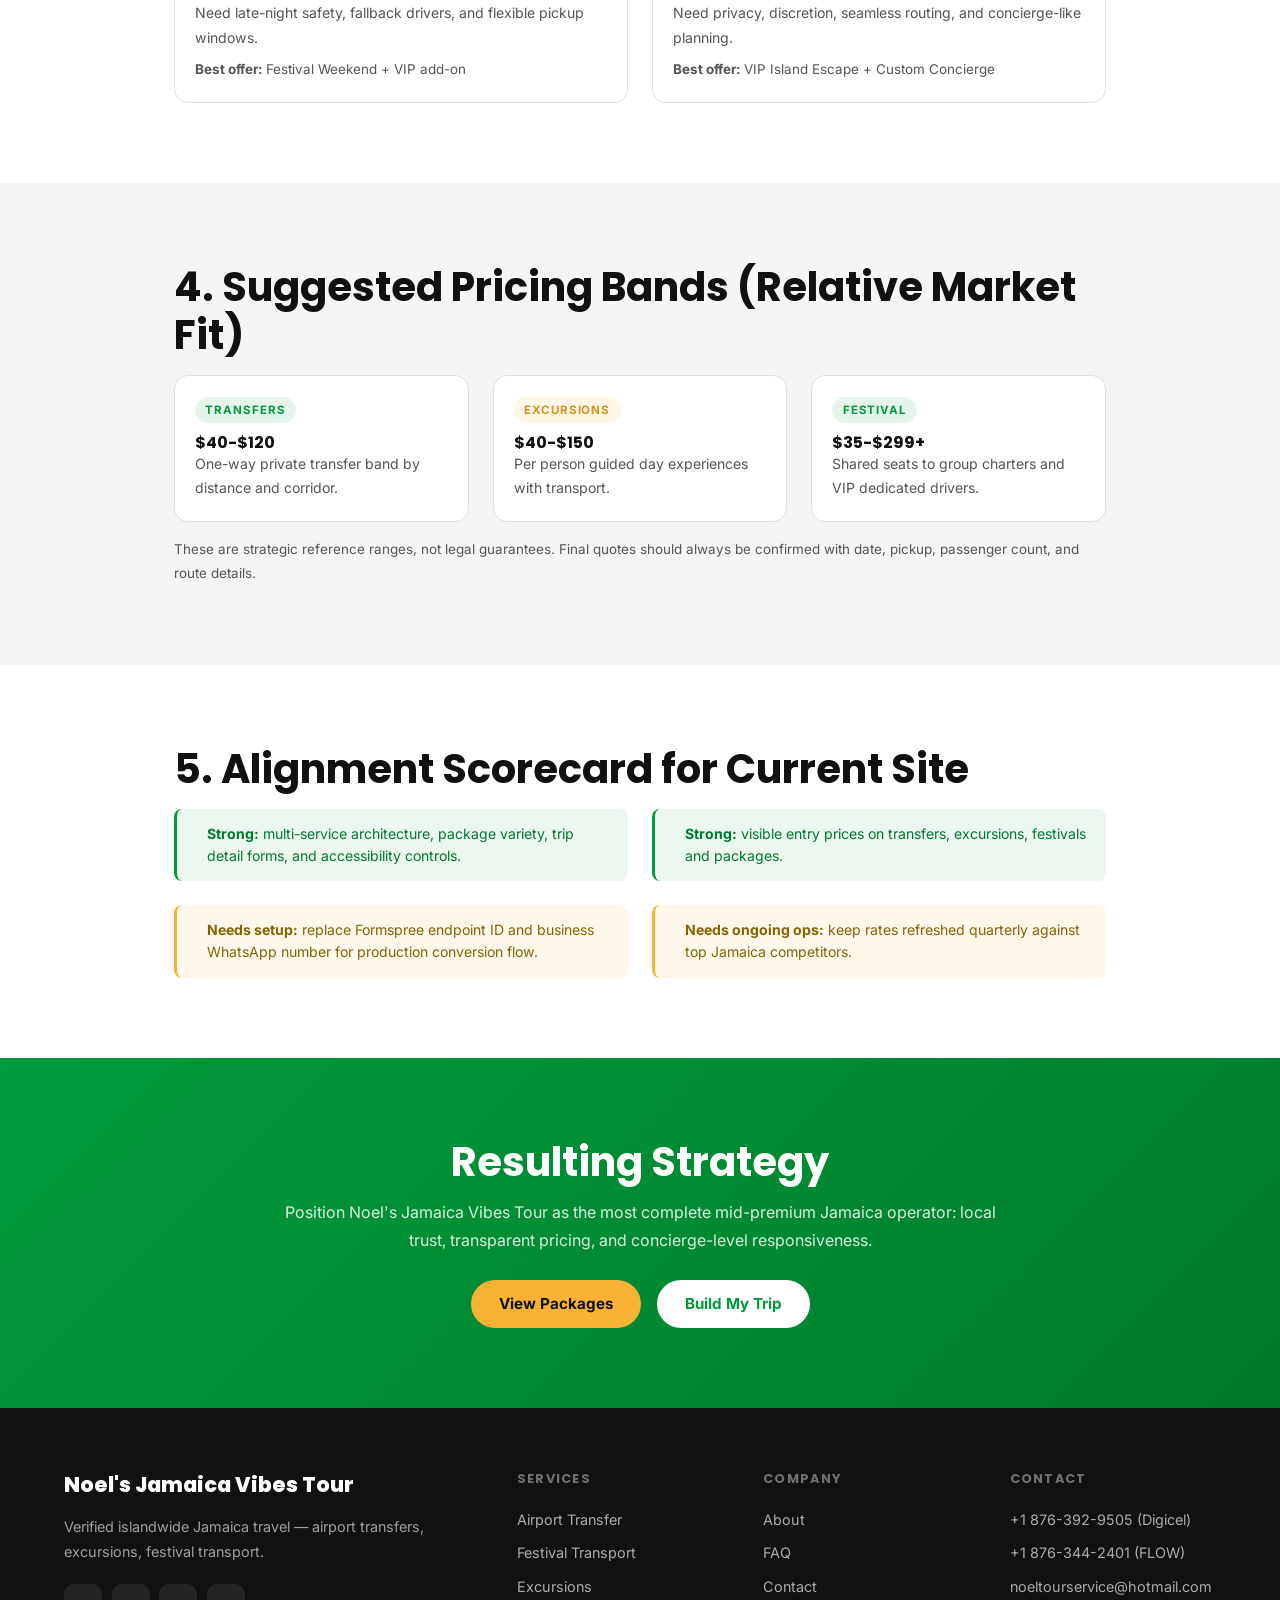
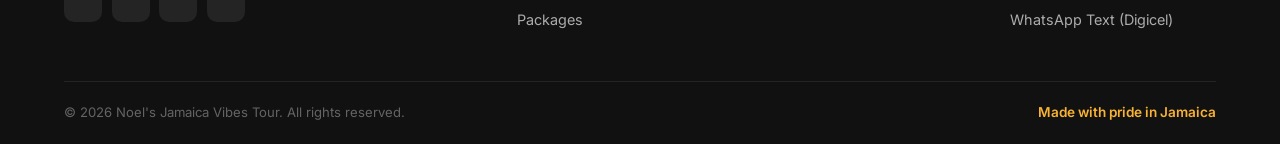
<file: market-insights.html>
﻿<!DOCTYPE html>
<html lang="en">
<head>
 <meta charset="UTF-8" />
 <meta name="viewport" content="width=device-width, initial-scale=1.0" />
 <meta name="description" content="Noel's Jamaica Vibes Tour market case study: Jamaican local travel market analysis, audience segmentation, competitor benchmarking, pricing strategy and service alignment recommendations." />
 <title>Jamaica Market Case Study — Noel's Jamaica Vibes Tour</title>
 <link rel="preconnect" href="https://fonts.googleapis.com" />
 <link href="https://fonts.googleapis.com/css2?family=Poppins:wght@600;700;800;900&family=Inter:wght@400;500;600;700&display=swap" rel="stylesheet" />
 <link rel="stylesheet" href="assets/css/global.css" />
 <link rel="icon" type="image/svg+xml" href="assets/favicon.svg" />
 <link rel="apple-touch-icon" href="assets/apple-touch-icon.png" />
 <link rel="manifest" href="manifest.json" />
</head>
 <!-- Google Analytics 4 - swap G-XXXXXXXXXX for your real Measurement ID -->
 <script async src="https://www.googletagmanager.com/gtag/js?id=G-XXXXXXXXXX"></script>
 <script>window.dataLayer=window.dataLayer||[];function gtag(){dataLayer.push(arguments);}gtag('js',new Date());gtag('config','G-XXXXXXXXXX');</script>
<body>

<div class="trust-bar"><div class="trust-bar-inner"><span class="trust-bar-item"><svg width="12" height="12" viewBox="0 0 12 12" fill="none" aria-hidden="true"><circle cx="6" cy="6" r="6" fill="#c8a85a" opacity="0.2"/><path d="M3.5 6l2 2 3-3" stroke="#c8a85a" stroke-width="1.5" stroke-linecap="round" stroke-linejoin="round"/></svg> Market Intelligence</span><span class="trust-bar-item"><svg width="12" height="12" viewBox="0 0 12 12" fill="none" aria-hidden="true"><circle cx="6" cy="6" r="6" fill="#c8a85a" opacity="0.2"/><path d="M3.5 6l2 2 3-3" stroke="#c8a85a" stroke-width="1.5" stroke-linecap="round" stroke-linejoin="round"/></svg> Jamaica Focused</span><span class="trust-bar-item"><svg width="12" height="12" viewBox="0 0 12 12" fill="none" aria-hidden="true"><circle cx="6" cy="6" r="6" fill="#c8a85a" opacity="0.2"/><path d="M3.5 6l2 2 3-3" stroke="#c8a85a" stroke-width="1.5" stroke-linecap="round" stroke-linejoin="round"/></svg> Service Alignment</span><span class="trust-bar-item"><svg width="12" height="12" viewBox="0 0 12 12" fill="none" aria-hidden="true"><circle cx="6" cy="6" r="6" fill="#c8a85a" opacity="0.2"/><path d="M3.5 6l2 2 3-3" stroke="#c8a85a" stroke-width="1.5" stroke-linecap="round" stroke-linejoin="round"/></svg> Practical Recommendations</span></div></div>

<nav class="nav" role="navigation" aria-label="Main navigation">
 <div class="nav-inner">
 <a href="index.html" class="nav-logo"><div class="logo-badge"><svg xmlns="http://www.w3.org/2000/svg" viewBox="0 0 36 36" width="36" height="36" aria-hidden="true"><rect width="36" height="36" rx="8" fill="#0d3320"/><line x1="18" y1="34" x2="18" y2="17" stroke="#c8a85a" stroke-width="2.2" stroke-linecap="round"/><path d="M18,17 Q10,10 5,12 Q10,15 15,20" fill="#1a7a4a"/><path d="M18,17 Q18,7 18,2 Q19,10 21,18" fill="#1a7a4a"/><path d="M18,17 Q26,10 31,12 Q26,15 21,20" fill="#15683f"/><path d="M18,17 Q11,13 7,17 Q11,17 16,21" fill="#1a7a4a" opacity="0.75"/><path d="M18,17 Q25,13 29,17 Q25,17 20,21" fill="#15683f" opacity="0.75"/><circle cx="17" cy="18" r="1.8" fill="#c8a85a"/><circle cx="20" cy="19" r="1.8" fill="#c8a85a"/></svg></div><span>Noel's Jamaica Vibes Tour</span></a>
 <ul class="nav-links">
 <li><a href="airport-transfer.html">Airport Transfer</a></li>
 <li><a href="festival-transport.html">Festivals</a></li>
 <li><a href="excursions.html">Excursions</a></li>
 <li><a href="cruise-excursions.html">Cruise Guests</a></li>
 <li><a href="packages.html">Packages</a></li>
 <li><a href="about.html">About</a></li>
 <li><a href="blog.html" class="active">Blog</a></li>
 </ul>
 <div class="nav-cta"><a href="https://wa.me/18763929505" class="nav-whatsapp" target="_blank" rel="noopener noreferrer"> WhatsApp</a><a href="contact.html" class="nav-book-btn">Book Now</a></div>
 <button class="nav-hamburger" id="menuBtn" aria-label="Toggle mobile menu" aria-expanded="false"><span></span><span></span><span></span></button>
 </div>
 <div id="mobileMenu" class="mobile-menu">
 <a href="airport-transfer.html"> Airport Transfer</a><a href="festival-transport.html"> Festival Transport</a><a href="excursions.html"> Excursions</a><a href="cruise-excursions.html"> Cruise Guests</a><a href="packages.html"> Packages</a><a href="about.html"> About</a><a href="faq.html"> FAQ</a><a href="blog.html"> Blog</a>
 <a href="contact.html" class="mobile-book-btn">Book Your Trip</a>
 </div>
</nav>

<main id="main-content">

<section class="page-hero" style="min-height:240px;">
 <div class="page-hero-bg" style="background-image:url('assets/images/jamaica-mountains.jpg');" aria-hidden="true"></div>
 <div class="container page-hero-content">
 <p class="section-label">Strategy Report</p>
 <h1>Jamaica Local Market Case Study</h1>
 <p style="margin-top:0.75rem;max-width:760px;">A practical benchmark of Noel's Jamaica Vibes Tour against local and premium-style competitors, with concrete recommendations on services, products, pricing, and audience fit.</p>
 </div>
</section>

<section class="section" aria-labelledby="method-heading">
 <div class="container" style="max-width:980px;">
 <h2 id="method-heading" class="reveal" style="margin-bottom:0.75rem;">1. Method & Competitive Set</h2>
 <p class="reveal reveal-delay-1">Reviewed public-facing content, offer structures, trust signals, and conversion flows from Kingston City Guided Tours, Runseek Adventures, and Shrtlst. Compared them against Noel's Jamaica Vibes Tour pages, pricing visibility, package architecture, and booking UX.</p>

 <div class="grid-3" style="margin-top:1.5rem;">
 <div class="card reveal" style="box-shadow:none;border:1px solid var(--gray-mid);"><div class="card-body"><h3 style="font-size:1.03rem;">Kingston City Guided Tours</h3><p style="font-size:0.88rem;">Strong local storytelling and clear landmark inventory. Good for city-tour relevance and Jamaica-specific trust cues.</p></div></div>
 <div class="card reveal reveal-delay-1" style="box-shadow:none;border:1px solid var(--gray-mid);"><div class="card-body"><h3 style="font-size:1.03rem;">Runseek Adventures</h3><p style="font-size:0.88rem;">Excellent emotional positioning and clear date/price by destination. Strong social proof and audience identity.</p></div></div>
 <div class="card reveal reveal-delay-2" style="box-shadow:none;border:1px solid var(--gray-mid);"><div class="card-body"><h3 style="font-size:1.03rem;">Shrtlst</h3><p style="font-size:0.88rem;">Premium packaging, perks stack, and strong membership framing. Great reference for “what you get” clarity and value layering.</p></div></div>
 </div>
 </div>
</section>

<section class="section section-alt" aria-labelledby="market-findings-heading">
 <div class="container" style="max-width:980px;">
 <h2 id="market-findings-heading" class="reveal" style="margin-bottom:1rem;">2. Jamaican Market Findings</h2>
 <div style="display:grid;grid-template-columns:1fr 1fr;gap:1rem;">
 <div class="notice notice-info reveal"><span></span><span><strong>Demand concentration:</strong> MBJ and KIN transfers plus North Coast excursions remain top conversion services.</span></div>
 <div class="notice notice-info reveal reveal-delay-1"><span></span><span><strong>Event volatility:</strong> Festival transport demand spikes quickly; guaranteed late return is a major differentiator.</span></div>
 <div class="notice notice-info reveal"><span></span><span><strong>Communication behavior:</strong> WhatsApp-first communication outperforms email for immediate booking confidence.</span></div>
 <div class="notice notice-info reveal reveal-delay-1"><span></span><span><strong>Price sensitivity:</strong> Customers want price anchors early, but still pay premium for trust and reliability.</span></div>
 </div>
 </div>
</section>

<section class="section" aria-labelledby="audience-heading">
 <div class="container" style="max-width:980px;">
 <h2 id="audience-heading" class="reveal" style="margin-bottom:1rem;">3. Target Audience Segmentation</h2>
 <div class="grid-2">
 <div class="card reveal" style="box-shadow:none;border:1px solid var(--gray-mid);"><div class="card-body"><h3 style="font-size:1rem;">A. Diaspora & Family Return Trips</h3><p style="font-size:0.88rem;">Need safe airport logistics, multi-stop family routing, and transparent all-in quotes.</p><p style="font-size:0.84rem;margin-top:0.5rem;"><strong>Best offer:</strong> Explorer + Custom Package</p></div></div>
 <div class="card reveal reveal-delay-1" style="box-shadow:none;border:1px solid var(--gray-mid);"><div class="card-body"><h3 style="font-size:1rem;">B. First-Time International Visitors</h3><p style="font-size:0.88rem;">Need confidence, clear itinerary structure, and support from arrival to departure.</p><p style="font-size:0.84rem;margin-top:0.5rem;"><strong>Best offer:</strong> Explorer + Culture & Flavours</p></div></div>
 <div class="card reveal" style="box-shadow:none;border:1px solid var(--gray-mid);"><div class="card-body"><h3 style="font-size:1rem;">C. Festival & Event Travelers</h3><p style="font-size:0.88rem;">Need late-night safety, fallback drivers, and flexible pickup windows.</p><p style="font-size:0.84rem;margin-top:0.5rem;"><strong>Best offer:</strong> Festival Weekend + VIP add-on</p></div></div>
 <div class="card reveal reveal-delay-1" style="box-shadow:none;border:1px solid var(--gray-mid);"><div class="card-body"><h3 style="font-size:1rem;">D. Premium/VIP Guests</h3><p style="font-size:0.88rem;">Need privacy, discretion, seamless routing, and concierge-like planning.</p><p style="font-size:0.84rem;margin-top:0.5rem;"><strong>Best offer:</strong> VIP Island Escape + Custom Concierge</p></div></div>
 </div>
 </div>
</section>

<section class="section section-alt" aria-labelledby="pricing-bands-heading">
 <div class="container" style="max-width:980px;">
 <h2 id="pricing-bands-heading" class="reveal" style="margin-bottom:1rem;">4. Suggested Pricing Bands (Relative Market Fit)</h2>
 <div class="grid-3">
 <div class="card reveal" style="box-shadow:none;border:1px solid var(--gray-mid);"><div class="card-body"><span class="card-tag green">Transfers</span><h3 style="font-size:1rem;">$40-$120</h3><p style="font-size:0.88rem;">One-way private transfer band by distance and corridor.</p></div></div>
 <div class="card reveal reveal-delay-1" style="box-shadow:none;border:1px solid var(--gray-mid);"><div class="card-body"><span class="card-tag gold">Excursions</span><h3 style="font-size:1rem;">$40-$150</h3><p style="font-size:0.88rem;">Per person guided day experiences with transport.</p></div></div>
 <div class="card reveal reveal-delay-2" style="box-shadow:none;border:1px solid var(--gray-mid);"><div class="card-body"><span class="card-tag green">Festival</span><h3 style="font-size:1rem;">$35-$299+</h3><p style="font-size:0.88rem;">Shared seats to group charters and VIP dedicated drivers.</p></div></div>
 </div>
 <p class="reveal" style="font-size:0.84rem;margin-top:1rem;">These are strategic reference ranges, not legal guarantees. Final quotes should always be confirmed with date, pickup, passenger count, and route details.</p>
 </div>
</section>

<section class="section" aria-labelledby="alignment-heading">
 <div class="container" style="max-width:980px;">
 <h2 id="alignment-heading" class="reveal" style="margin-bottom:1rem;">5. Alignment Scorecard for Current Site</h2>
 <div class="grid-2">
 <div class="notice notice-success reveal"><span></span><span><strong>Strong:</strong> multi-service architecture, package variety, trip detail forms, and accessibility controls.</span></div>
 <div class="notice notice-success reveal reveal-delay-1"><span></span><span><strong>Strong:</strong> visible entry prices on transfers, excursions, festivals and packages.</span></div>
 <div class="notice notice-warning reveal"><span></span><span><strong>Needs setup:</strong> replace Formspree endpoint ID and business WhatsApp number for production conversion flow.</span></div>
 <div class="notice notice-warning reveal reveal-delay-1"><span></span><span><strong>Needs ongoing ops:</strong> keep rates refreshed quarterly against top Jamaica competitors.</span></div>
 </div>
 </div>
</section>

<section class="section" style="background:linear-gradient(135deg,var(--green),#007a2d);" aria-label="Action CTA">
 <div class="container" style="max-width:760px;text-align:center;">
 <h2 style="color:white;" class="reveal">Resulting Strategy</h2>
 <p style="color:rgba(255,255,255,0.85);margin:0.8rem 0 1.6rem;" class="reveal reveal-delay-1">Position Noel's Jamaica Vibes Tour as the most complete mid-premium Jamaica operator: local trust, transparent pricing, and concierge-level responsiveness.</p>
 <div class="reveal reveal-delay-2" style="display:flex;justify-content:center;gap:1rem;flex-wrap:wrap;">
 <a href="packages.html" class="btn btn-gold">View Packages</a>
 <a href="contact.html" class="btn" style="background:white;color:var(--green);font-weight:700;">Build My Trip</a>
 </div>
 </div>
</section>

</main>

<footer class="footer" role="contentinfo">
 <div class="container">
 <div class="footer-grid">
 <div class="footer-brand"><div class="logo-text">Noel's Jamaica Vibes Tour </div><p>Verified islandwide Jamaica travel — airport transfers, excursions, festival transport.</p><div class="footer-social"><a href="https://www.instagram.com/noeljatourservice" target="_blank" rel="noopener noreferrer" aria-label="Follow on Instagram"></a><a href="#" aria-label="Facebook"></a><a href="#" aria-label="TikTok"></a><a href="https://wa.me/18763929505" aria-label="WhatsApp"></a></div></div>
 <div><p class="footer-heading">Services</p><ul class="footer-links"><li><a href="airport-transfer.html">Airport Transfer</a></li><li><a href="festival-transport.html">Festival Transport</a></li><li><a href="excursions.html">Excursions</a></li><li><a href="packages.html">Packages</a></li></ul></div>
 <div><p class="footer-heading">Company</p><ul class="footer-links"><li><a href="about.html">About</a></li><li><a href="faq.html">FAQ</a></li><li><a href="contact.html">Contact</a></li></ul></div>
 <div><p class="footer-heading">Contact</p><ul class="footer-links"><li><a href="tel:+18763929505">+1 876-392-9505 (Digicel)</a></li><li><a href="tel:+18763442401">+1 876-344-2401 (FLOW)</a></li><li><a href="mailto:noeltourservice@hotmail.com">noeltourservice@hotmail.com</a></li><li><a href="https://wa.me/18763929505">WhatsApp Text (Digicel)</a></li></ul></div>
 </div>
 <div class="footer-bottom"><span>© 2026 Noel's Jamaica Vibes Tour. All rights reserved.</span><div class="footer-flag"> Made with pride in Jamaica</div></div>
 </div>
</footer>

<div class="sticky-cta"><a href="contact.html" class="btn btn-primary btn-sm">Book Now</a><a href="https://wa.me/18763929505" class="whatsapp-pill" target="_blank" rel="noopener noreferrer"> WhatsApp</a></div>
<div class="a11y-panel"><button class="a11y-trigger" id="a11yTrigger" aria-label="Accessibility settings" aria-expanded="false"></button><div id="a11yMenu" class="a11y-menu"><strong style="font-size:0.8rem;color:var(--gray-text);">Accessibility</strong><button id="a11yHighContrast"> High contrast</button><button id="a11yLargeText"> Larger text</button><button id="a11yDyslexia"> Dyslexia font</button><button id="a11yReset" style="color:#e53e3e;">↺ Reset</button></div></div>
<script type="module" src="js/main.js"></script>
</body>
</html>
</file>
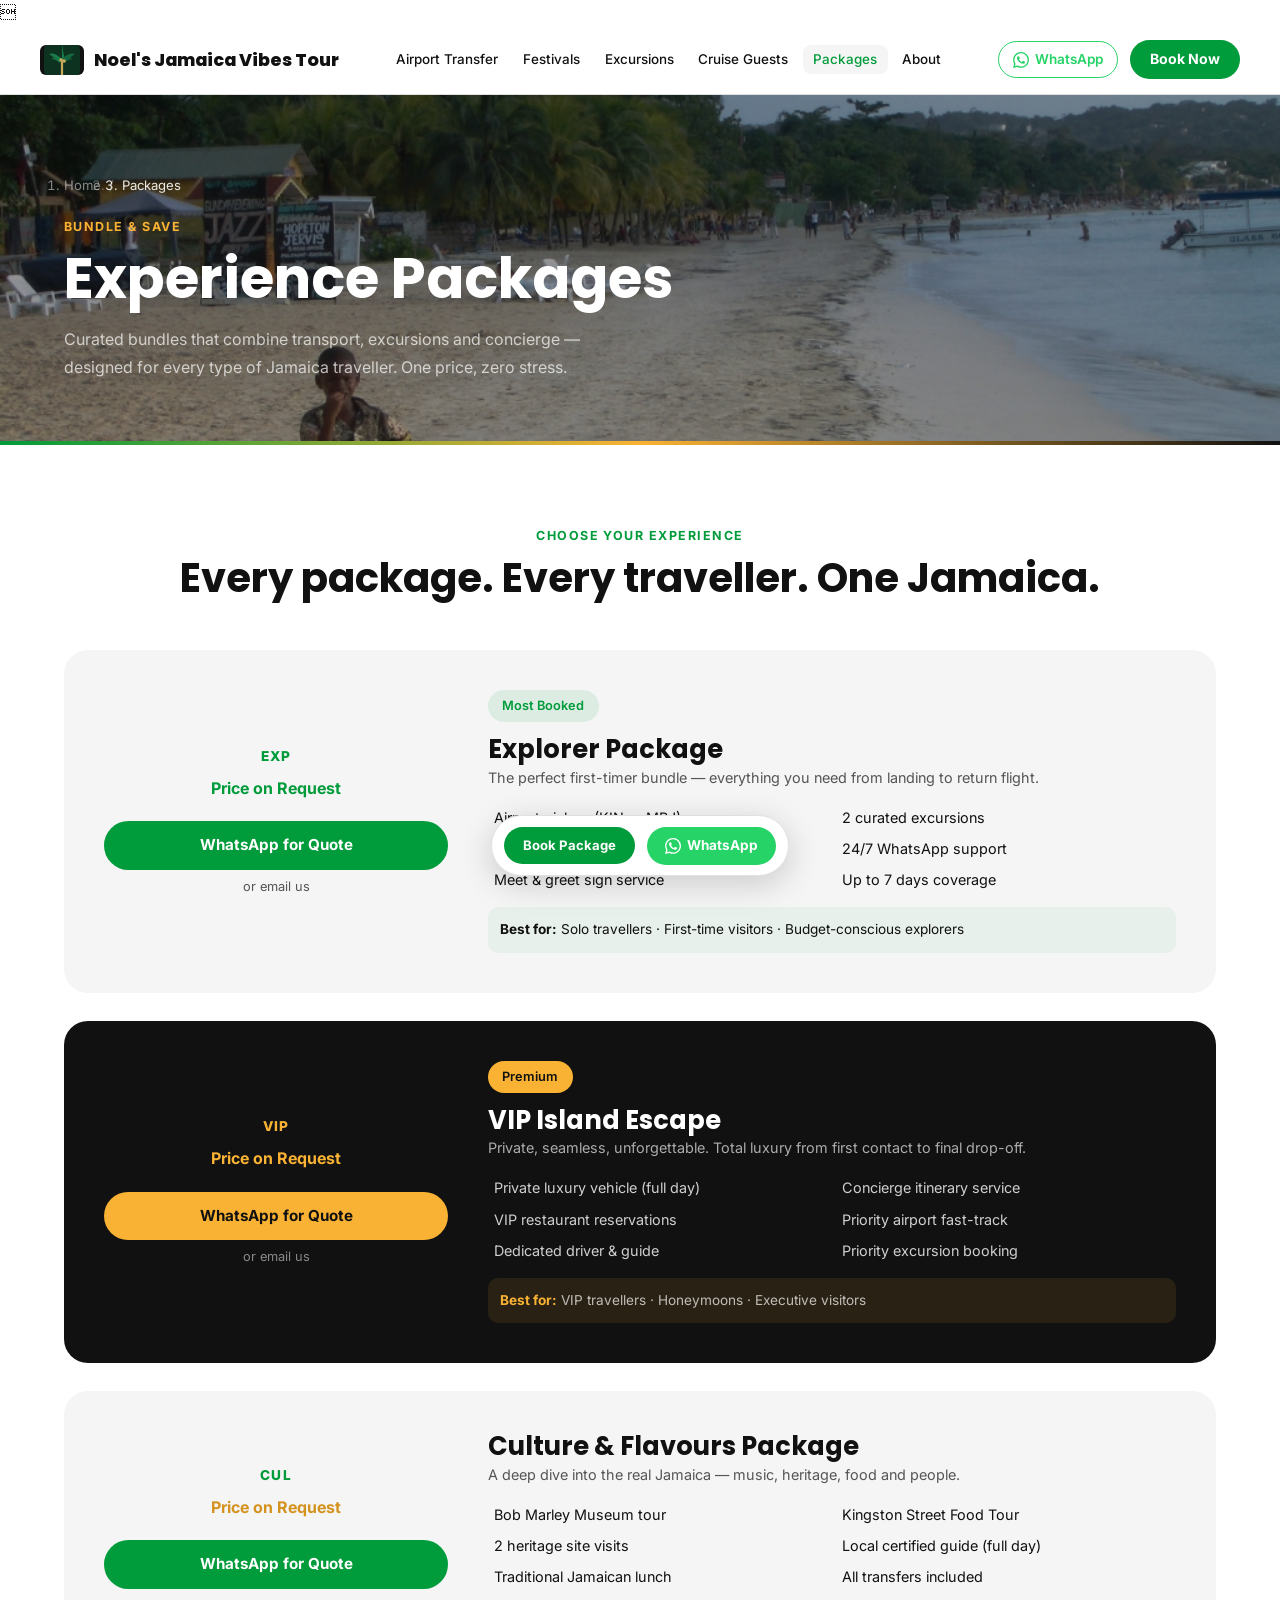
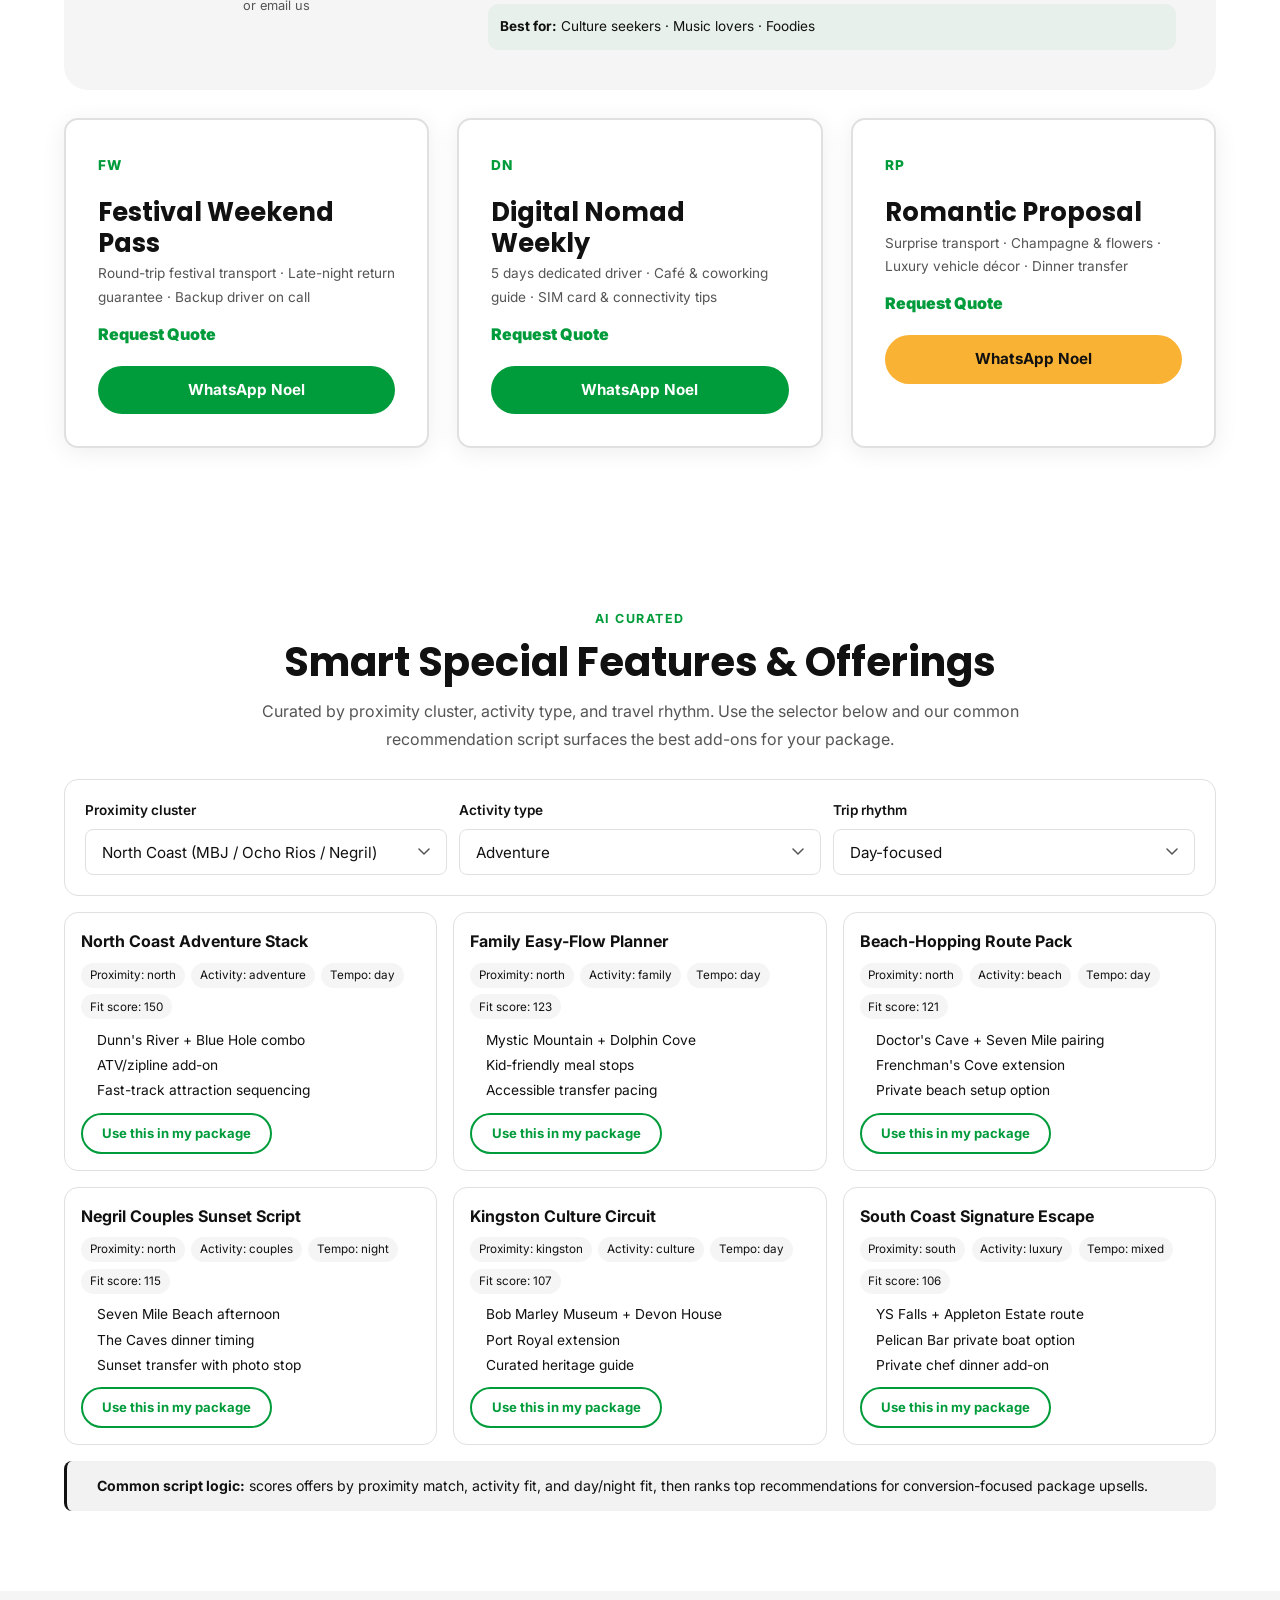
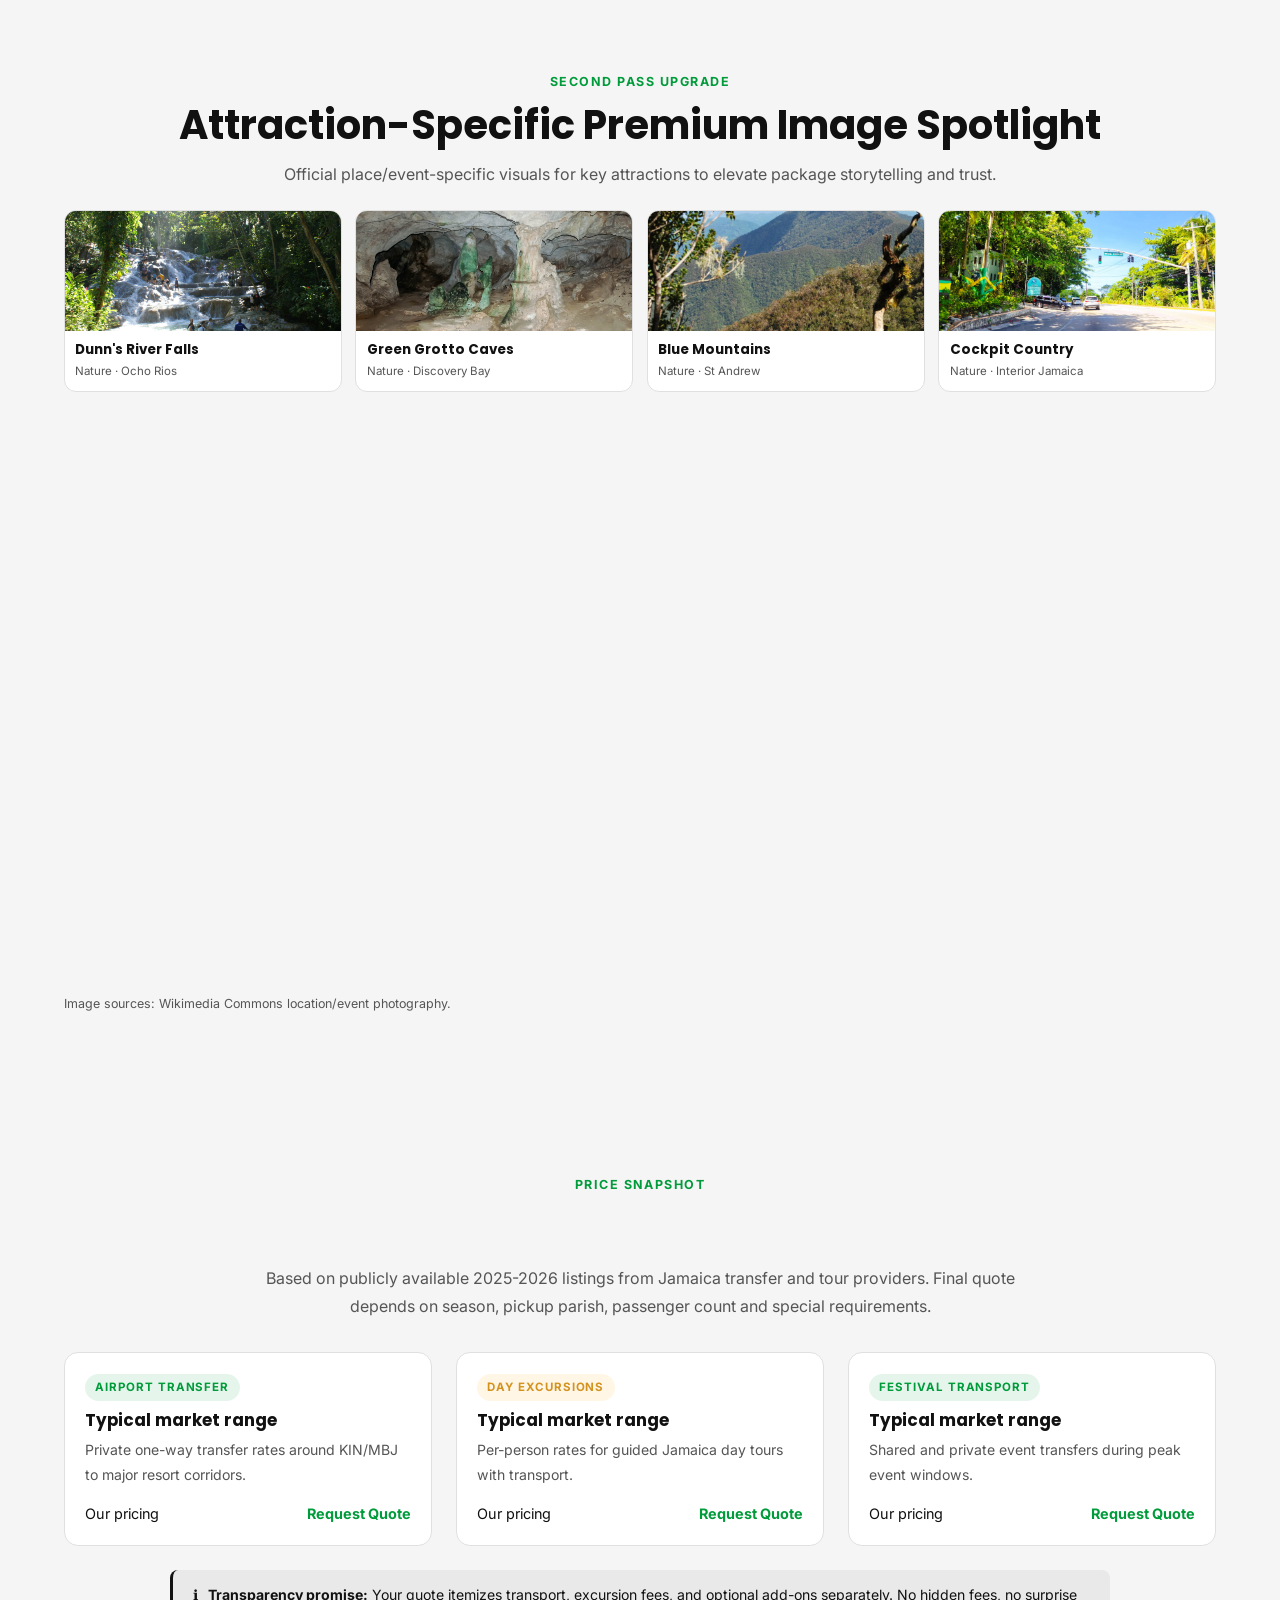
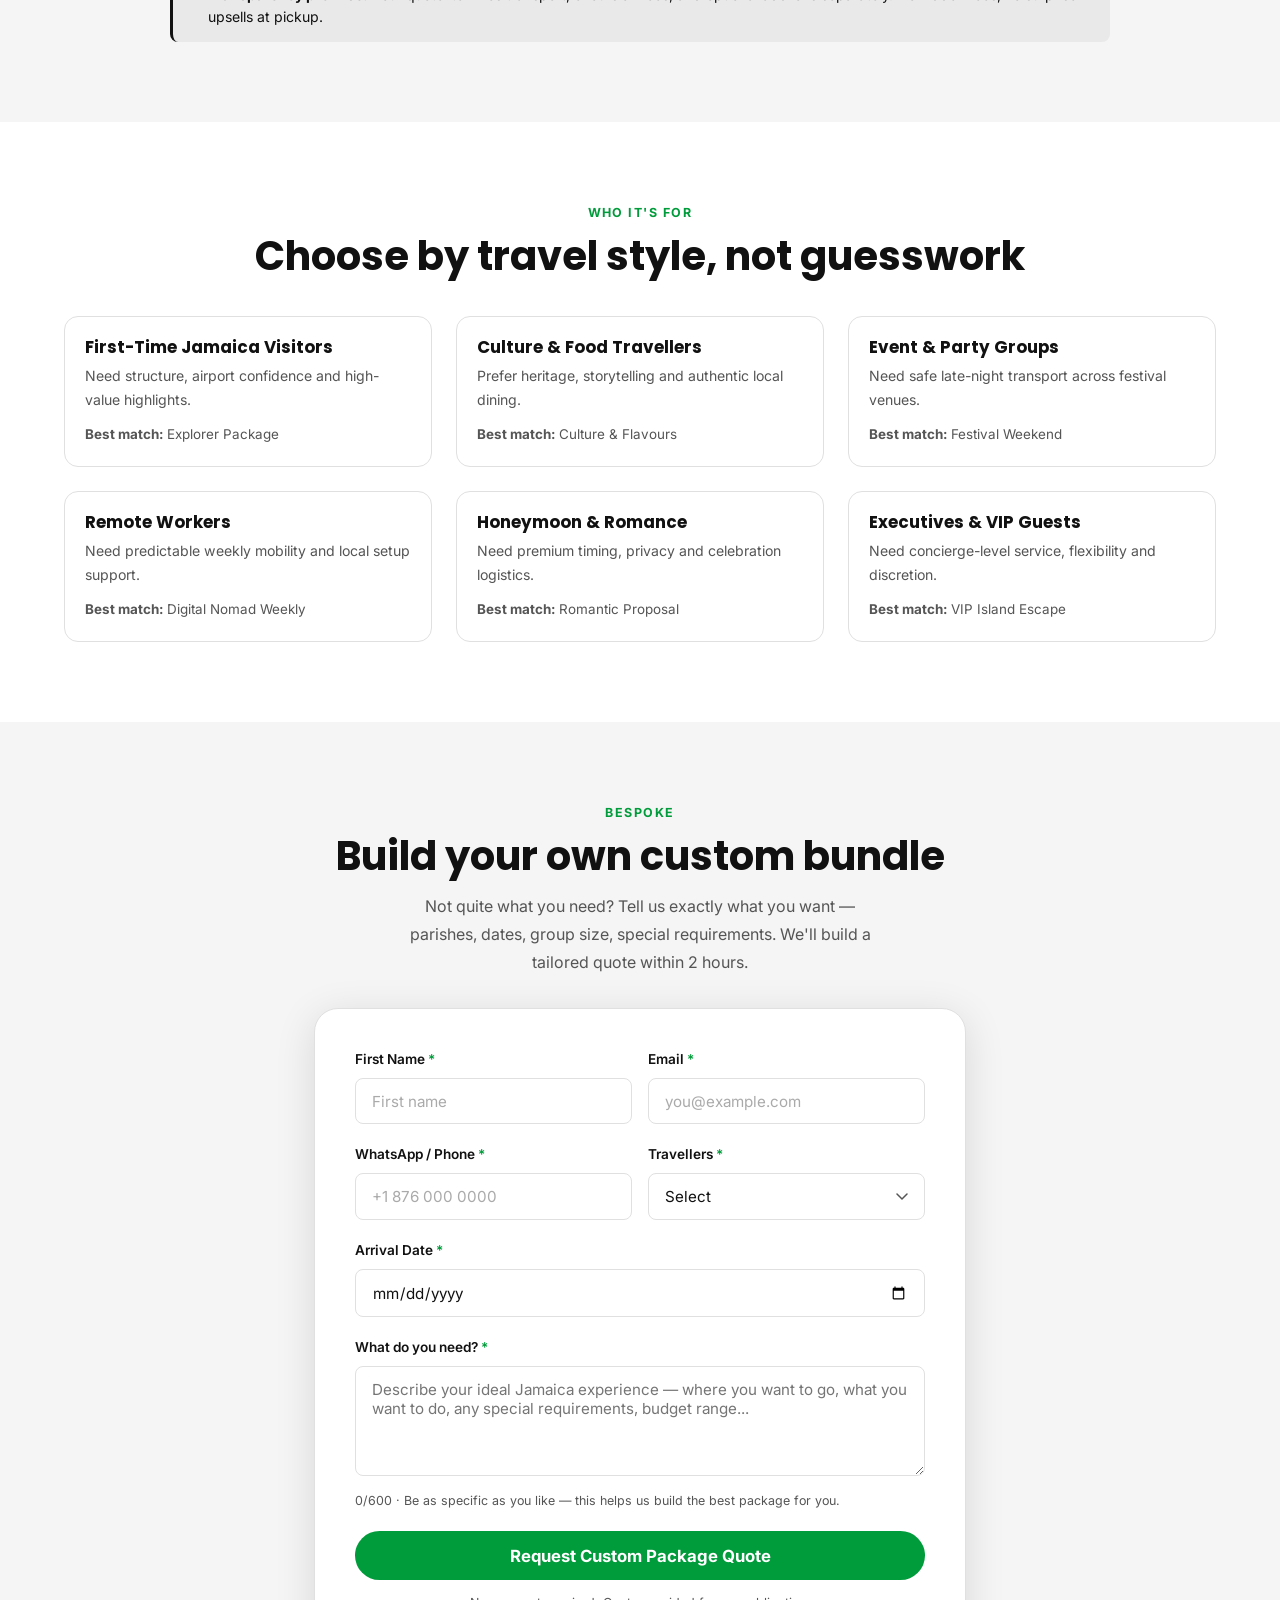
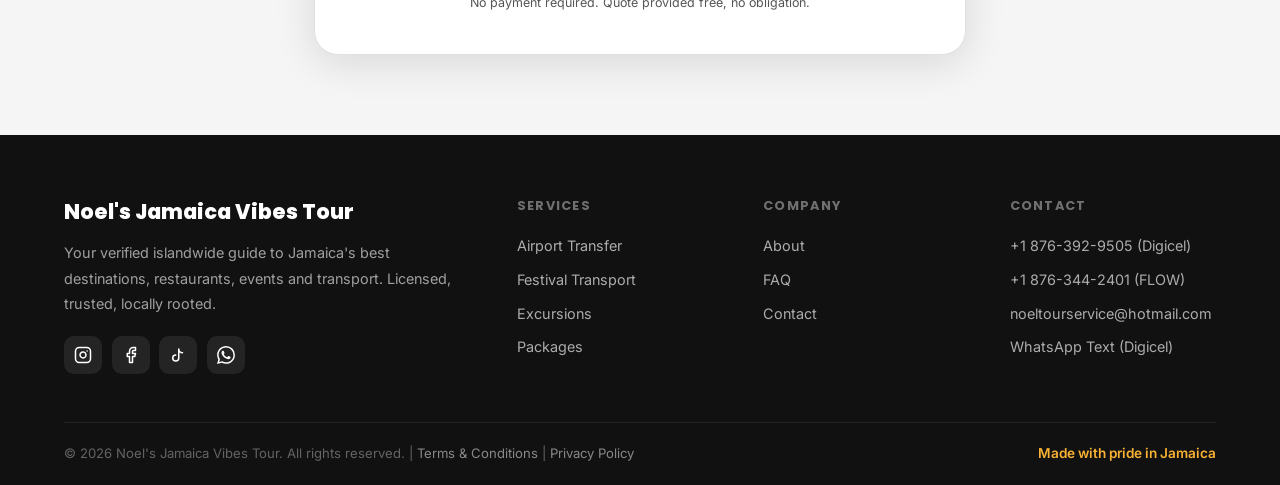
<file: packages.html>
﻿<!DOCTYPE html>
<html lang="en">
<head>
  <meta charset="UTF-8" />
  <meta name="viewport" content="width=device-width, initial-scale=1.0" />
  <meta name="description" content="Jamaica travel packages — Explorer, VIP Escape, Culture & Flavours, Festival Weekend, Digital Nomad, Romantic Proposal. Bundle transport, excursions and concierge for less." />
  <meta property="og:title" content="Packages — Noel's Jamaica Vibes Tour" />
  <meta property="og:description" content="Jamaica travel packages — Explorer, VIP Escape, Culture & Flavours, Festival Weekend, Digital Nomad, Romantic Proposal. Bundle transport, excursions and concierge for less." />
  <meta property="og:image" content="https://noels-jamaica-vibes-tour.vercel.app/assets/images/jamaica-tour-van-group.jpg" />
  <meta property="og:url" content="https://noels-jamaica-vibes-tour.vercel.app/packages.html" />
  <meta property="og:type" content="website" />
  <meta name="twitter:card" content="summary_large_image" />
  <meta name="twitter:image" content="https://noels-jamaica-vibes-tour.vercel.app/assets/images/jamaica-tour-van-group.jpg" />
  <title>Packages — Noel's Jamaica Vibes Tour</title>
  <link rel="preconnect" href="https://fonts.googleapis.com" />
  <link href="https://fonts.googleapis.com/css2?family=Poppins:wght@600;700;800;900&family=Inter:wght@400;500;600;700&display=swap" rel="stylesheet" />
  <link rel="stylesheet" href="assets/css/global.css" />
  <link rel="icon" type="image/svg+xml" href="assets/favicon.svg" />
  <link rel="apple-touch-icon" href="assets/apple-touch-icon.png" />
  <link rel="manifest" href="manifest.json" />
  <style>
    .package-row{display:grid;grid-template-columns:1fr 2fr;gap:2.5rem;align-items:center;padding:2.5rem;border-radius:var(--radius-lg);margin-bottom:1.75rem;}
    .package-row-light{background:var(--gray-light);}
    .package-row-dark{background:var(--black);}
    .package-icon{font-size:0.85rem;letter-spacing:0.08em;font-weight:800;text-transform:uppercase;margin-bottom:0.5rem;color:var(--green);}
    .package-row-dark .package-icon{color:var(--gold);}
    .ai-grid{display:grid;grid-template-columns:repeat(3,minmax(0,1fr));gap:1rem;}
    .ai-tile{border:1px solid var(--gray-mid);border-radius:var(--radius-md);padding:1rem;background:white;display:flex;flex-direction:column;gap:0.5rem;}
    .ai-meta{display:flex;gap:0.4rem;flex-wrap:wrap;}
    .ai-meta span{font-size:0.73rem;padding:0.2rem 0.55rem;border-radius:50px;background:var(--gray-light);}
    .spotlight-grid{display:grid;grid-template-columns:repeat(4,minmax(0,1fr));gap:0.85rem;}
    .spotlight-card{border:1px solid var(--gray-mid);border-radius:12px;overflow:hidden;background:white;}
    .spotlight-card img{width:100%;height:120px;object-fit:cover;display:block;}
    .spotlight-card .copy{padding:0.65rem;}
    .spotlight-card .copy h4{font-size:0.84rem;line-height:1.2;margin-bottom:0.2rem;}
    .spotlight-card .copy p{font-size:0.72rem;color:var(--gray-text);margin:0;}
    @media(max-width:900px){
      .package-row{grid-template-columns:1fr;padding:1.4rem;gap:1.3rem;}
      .ai-grid{grid-template-columns:1fr;}
      .spotlight-grid{grid-template-columns:repeat(2,minmax(0,1fr));}
    }
  </style>
  <link rel="canonical" href="https://noels-jamaica-vibes-tour.vercel.app/packages.html" />
  <!-- Google Analytics 4 - swap G-XXXXXXXXXX for your real Measurement ID -->
  <script async src="https://www.googletagmanager.com/gtag/js?id=G-XXXXXXXXXX"></script>
  <script>window.dataLayer=window.dataLayer||[];function gtag(){dataLayer.push(arguments);}gtag('js',new Date());gtag('config','G-XXXXXXXXXX');</script>
<body>

<div class="trust-bar"><div class="trust-bar-inner"><span class="trust-bar-item">✅ Verified Licensed Drivers</span><span class="trust-bar-item">💰 Bundle &amp; Save</span><span class="trust-bar-item">🛡 Transparent Pricing</span><span class="trust-bar-item">🇯🇲 Locally Curated</span></div></div>

<nav class="nav" role="navigation" aria-label="Main navigation">
  <div class="nav-inner">
    <a href="index.html" class="nav-logo" aria-label="Noel's Jamaica Vibes Tour Home"><div class="logo-badge" aria-hidden="true"><svg xmlns="http://www.w3.org/2000/svg" viewBox="0 0 36 36" width="36" height="36" aria-hidden="true"><rect width="36" height="36" rx="8" fill="#0d3320"/><line x1="18" y1="34" x2="18" y2="17" stroke="#c8a85a" stroke-width="2.2" stroke-linecap="round"/><path d="M18,17 Q10,10 5,12 Q10,15 15,20" fill="#1a7a4a"/><path d="M18,17 Q18,7 18,2 Q19,10 21,18" fill="#1a7a4a"/><path d="M18,17 Q26,10 31,12 Q26,15 21,20" fill="#15683f"/><path d="M18,17 Q11,13 7,17 Q11,17 16,21" fill="#1a7a4a" opacity="0.75"/><path d="M18,17 Q25,13 29,17 Q25,17 20,21" fill="#15683f" opacity="0.75"/><circle cx="17" cy="18" r="1.8" fill="#c8a85a"/><circle cx="20" cy="19" r="1.8" fill="#c8a85a"/></svg></div><span>Noel's Jamaica Vibes Tour</span></a>
    <ul class="nav-links">
      <li><a href="airport-transfer.html">Airport Transfer</a></li>
      <li><a href="festival-transport.html">Festivals</a></li>
      <li><a href="excursions.html">Excursions</a></li>
      <li><a href="cruise-excursions.html">Cruise Guests</a></li>
      <li><a href="packages.html" class="active">Packages</a></li>
      <li><a href="about.html">About</a></li>
      
    </ul>
    <div class="nav-cta"><a href="https://wa.me/18763929505" class="nav-whatsapp" target="_blank" rel="noopener noreferrer" aria-label="Chat on WhatsApp"><svg width="16" height="16" viewBox="0 0 24 24" fill="currentColor" aria-hidden="true"><path d="M17.472 14.382c-.297-.149-1.758-.867-2.03-.967-.273-.099-.471-.148-.67.15-.197.297-.767.966-.94 1.164-.173.199-.347.223-.644.075-.297-.15-1.255-.463-2.39-1.475-.883-.788-1.48-1.761-1.653-2.059-.173-.297-.018-.458.13-.606.134-.133.298-.347.446-.52.149-.174.198-.298.298-.497.099-.198.05-.371-.025-.52-.075-.149-.669-1.612-.916-2.207-.242-.579-.487-.5-.669-.51-.173-.008-.371-.01-.57-.01-.198 0-.52.074-.792.372-.272.297-1.04 1.016-1.04 2.479 0 1.462 1.065 2.875 1.213 3.074.149.198 2.096 3.2 5.077 4.487.709.306 1.262.489 1.694.625.712.227 1.36.195 1.871.118.571-.085 1.758-.719 2.006-1.413.248-.694.248-1.289.173-1.413-.074-.124-.272-.198-.57-.347m-5.421 7.403h-.004a9.87 9.87 0 01-5.031-1.378l-.361-.214-3.741.982.998-3.648-.235-.374a9.86 9.86 0 01-1.51-5.26c.001-5.45 4.436-9.884 9.888-9.884 2.64 0 5.122 1.03 6.988 2.898a9.825 9.825 0 012.893 6.994c-.003 5.45-4.437 9.884-9.885 9.884m8.413-18.297A11.815 11.815 0 0012.05 0C5.495 0 .16 5.335.157 11.892c0 2.096.547 4.142 1.588 5.945L.057 24l6.305-1.654a11.882 11.882 0 005.683 1.448h.005c6.554 0 11.89-5.335 11.893-11.893a11.821 11.821 0 00-3.48-8.413z"/></svg> WhatsApp</a><a href="contact.html" class="nav-book-btn">Book Now</a></div>
    <button class="nav-hamburger" id="menuBtn" aria-label="Toggle mobile menu" aria-expanded="false"><span></span><span></span><span></span></button>
  </div>
  <div id="mobileMenu" class="mobile-menu">
    <a href="airport-transfer.html">Airport Transfer</a><a href="festival-transport.html">Festival Transport</a><a href="excursions.html">Excursions</a><a href="cruise-excursions.html">Cruise Guests</a><a href="packages.html">Packages</a><a href="about.html">About</a><a href="faq.html">FAQ</a>
    <a href="contact.html" class="mobile-book-btn">Book Your Trip</a>
  </div>
</nav>

<main id="main-content">

<section class="page-hero">
  <div class="page-hero-bg" style="background-image:url('assets/images/jamaica-beach.jpg');" aria-hidden="true"></div>
  <div class="container page-hero-content">
    <nav aria-label="Breadcrumb" style="margin-bottom:1.25rem;"><ol style="display:flex;gap:0.5rem;font-size:0.82rem;color:rgba(255,255,255,0.5);"><li><a href="index.html" style="color:rgba(255,255,255,0.5);">Home</a></li><li style="color:rgba(255,255,255,0.3);">/</li><li style="color:rgba(255,255,255,0.9);">Packages</li></ol></nav>
    <p class="section-label">Bundle &amp; Save</p>
    <h1>Experience Packages</h1>
    <p style="margin-top:0.75rem;max-width:560px;">Curated bundles that combine transport, excursions and concierge — designed for every type of Jamaica traveller. One price, zero stress.</p>
  </div>
</section>

<!-- PACKAGE CARDS -->
<section class="section" aria-labelledby="packages-heading">
  <div class="container">
    <div style="text-align:center;margin-bottom:3rem;">
      <p class="section-label">Choose Your Experience</p>
      <h2 class="reveal" id="packages-heading">Every package. Every traveller. One Jamaica.</h2>
    </div>

    <!-- Explorer -->
    <div class="package-row package-row-light reveal">
      <div style="text-align:center;">
        <div class="package-icon">EXP</div>
        <div style="font-size:1rem;font-weight:700;color:var(--green);margin-bottom:0.25rem;">Price on Request</div>
        <a href="https://wa.me/18763929505?text=Hi%20Noel%2C%20I%27m%20interested%20in%20the%20Explorer%20Package.%20Can%20you%20send%20me%20a%20quote%3F" class="btn btn-primary" style="margin-top:1rem;width:100%;justify-content:center;" target="_blank" rel="noopener noreferrer">WhatsApp for Quote</a>
        <a href="mailto:noeltourservice@hotmail.com?subject=Explorer%20Package%20Quote" style="display:block;text-align:center;margin-top:0.45rem;font-size:0.8rem;color:var(--gray-text);">or email us</a>
      </div>
      <div>
        <span class="badge badge-verified" style="margin-bottom:0.75rem;">Most Booked</span>
        <h3>Explorer Package</h3>
        <p style="color:var(--gray-text);font-size:0.9rem;margin-bottom:1rem;">The perfect first-timer bundle — everything you need from landing to return flight.</p>
        <div style="display:grid;grid-template-columns:1fr 1fr;gap:0.5rem;">
          <div style="display:flex;gap:0.4rem;align-items:start;font-size:0.9rem;"><span style="color:var(--green);flex-shrink:0;">✓</span> Airport pickup (KIN or MBJ)</div>
          <div style="display:flex;gap:0.4rem;align-items:start;font-size:0.9rem;"><span style="color:var(--green);flex-shrink:0;">✓</span> 2 curated excursions</div>
          <div style="display:flex;gap:0.4rem;align-items:start;font-size:0.9rem;"><span style="color:var(--green);flex-shrink:0;">✓</span> Return airport transfer</div>
          <div style="display:flex;gap:0.4rem;align-items:start;font-size:0.9rem;"><span style="color:var(--green);flex-shrink:0;">✓</span> 24/7 WhatsApp support</div>
          <div style="display:flex;gap:0.4rem;align-items:start;font-size:0.9rem;"><span style="color:var(--green);flex-shrink:0;">✓</span> Meet &amp; greet sign service</div>
          <div style="display:flex;gap:0.4rem;align-items:start;font-size:0.9rem;"><span style="color:var(--green);flex-shrink:0;">✓</span> Up to 7 days coverage</div>
        </div>
        <div style="margin-top:1rem;padding:0.75rem;background:rgba(0,155,58,0.06);border-radius:10px;font-size:0.85rem;">
          <strong>Best for:</strong> Solo travellers · First-time visitors · Budget-conscious explorers
        </div>
      </div>
    </div>

    <!-- VIP Escape -->
    <div class="package-row package-row-dark reveal">
      <div style="text-align:center;">
        <div class="package-icon">VIP</div>
        <div style="font-size:1rem;font-weight:700;color:var(--gold);margin-bottom:0.25rem;">Price on Request</div>
        <a href="https://wa.me/18763929505?text=Hi%20Noel%2C%20I%27m%20interested%20in%20the%20VIP%20Island%20Escape%20Package.%20Can%20you%20send%20me%20a%20quote%3F" class="btn btn-gold" style="margin-top:1rem;width:100%;justify-content:center;" target="_blank" rel="noopener noreferrer">WhatsApp for Quote</a>
        <a href="mailto:noeltourservice@hotmail.com?subject=VIP%20Package%20Quote" style="display:block;text-align:center;margin-top:0.45rem;font-size:0.8rem;color:rgba(255,255,255,0.5);">or email us</a>
      </div>
      <div>
        <span class="badge" style="background:var(--gold);color:var(--black);margin-bottom:0.75rem;">Premium</span>
        <h3 style="color:white;">VIP Island Escape</h3>
        <p style="color:rgba(255,255,255,0.65);font-size:0.9rem;margin-bottom:1rem;">Private, seamless, unforgettable. Total luxury from first contact to final drop-off.</p>
        <div style="display:grid;grid-template-columns:1fr 1fr;gap:0.5rem;">
          <div style="display:flex;gap:0.4rem;align-items:start;font-size:0.9rem;color:rgba(255,255,255,0.8);"><span style="color:var(--gold);flex-shrink:0;">✓</span> Private luxury vehicle (full day)</div>
          <div style="display:flex;gap:0.4rem;align-items:start;font-size:0.9rem;color:rgba(255,255,255,0.8);"><span style="color:var(--gold);flex-shrink:0;">✓</span> Concierge itinerary service</div>
          <div style="display:flex;gap:0.4rem;align-items:start;font-size:0.9rem;color:rgba(255,255,255,0.8);"><span style="color:var(--gold);flex-shrink:0;">✓</span> VIP restaurant reservations</div>
          <div style="display:flex;gap:0.4rem;align-items:start;font-size:0.9rem;color:rgba(255,255,255,0.8);"><span style="color:var(--gold);flex-shrink:0;">✓</span> Priority airport fast-track</div>
          <div style="display:flex;gap:0.4rem;align-items:start;font-size:0.9rem;color:rgba(255,255,255,0.8);"><span style="color:var(--gold);flex-shrink:0;">✓</span> Dedicated driver &amp; guide</div>
          <div style="display:flex;gap:0.4rem;align-items:start;font-size:0.9rem;color:rgba(255,255,255,0.8);"><span style="color:var(--gold);flex-shrink:0;">✓</span> Priority excursion booking</div>
        </div>
        <div style="margin-top:1rem;padding:0.75rem;background:rgba(249,178,51,0.1);border-radius:10px;font-size:0.85rem;color:rgba(255,255,255,0.7);">
          <strong style="color:var(--gold);">Best for:</strong> VIP travellers · Honeymoons · Executive visitors
        </div>
      </div>
    </div>

    <!-- Culture -->
    <div class="package-row package-row-light reveal">
      <div style="text-align:center;">
        <div class="package-icon">CUL</div>
        <div style="font-size:1rem;font-weight:700;color:var(--gold-dark);margin-bottom:0.25rem;">Price on Request</div>
        <a href="https://wa.me/18763929505?text=Hi%20Noel%2C%20I%27m%20interested%20in%20the%20Culture%20%26%20Flavours%20Package.%20Can%20you%20send%20me%20a%20quote%3F" class="btn btn-primary" style="margin-top:1rem;width:100%;justify-content:center;" target="_blank" rel="noopener noreferrer">WhatsApp for Quote</a>
        <a href="mailto:noeltourservice@hotmail.com?subject=Culture%20Package%20Quote" style="display:block;text-align:center;margin-top:0.45rem;font-size:0.8rem;color:var(--gray-text);">or email us</a>
      </div>
      <div>
        <h3>Culture &amp; Flavours Package</h3>
        <p style="color:var(--gray-text);font-size:0.9rem;margin-bottom:1rem;">A deep dive into the real Jamaica — music, heritage, food and people.</p>
        <div style="display:grid;grid-template-columns:1fr 1fr;gap:0.5rem;">
          <div style="display:flex;gap:0.4rem;align-items:start;font-size:0.9rem;"><span style="color:var(--green);flex-shrink:0;">✓</span> Bob Marley Museum tour</div>
          <div style="display:flex;gap:0.4rem;align-items:start;font-size:0.9rem;"><span style="color:var(--green);flex-shrink:0;">✓</span> Kingston Street Food Tour</div>
          <div style="display:flex;gap:0.4rem;align-items:start;font-size:0.9rem;"><span style="color:var(--green);flex-shrink:0;">✓</span> 2 heritage site visits</div>
          <div style="display:flex;gap:0.4rem;align-items:start;font-size:0.9rem;"><span style="color:var(--green);flex-shrink:0;">✓</span> Local certified guide (full day)</div>
          <div style="display:flex;gap:0.4rem;align-items:start;font-size:0.9rem;"><span style="color:var(--green);flex-shrink:0;">✓</span> Traditional Jamaican lunch</div>
          <div style="display:flex;gap:0.4rem;align-items:start;font-size:0.9rem;"><span style="color:var(--green);flex-shrink:0;">✓</span> All transfers included</div>
        </div>
        <div style="margin-top:1rem;padding:0.75rem;background:rgba(0,155,58,0.06);border-radius:10px;font-size:0.85rem;">
          <strong>Best for:</strong> Culture seekers · Music lovers · Foodies
        </div>
      </div>
    </div>

    <!-- Remaining 3 packages in card grid -->
    <div class="grid-3" style="gap:1.75rem;margin-top:1rem;">
      <div class="pricing-card reveal">
        <span class="package-icon" style="display:inline-block;">FW</span>
        <h3 style="margin:0.75rem 0 0.25rem;">Festival Weekend Pass</h3>
        <p style="font-size:0.85rem;color:var(--gray-text);">Round-trip festival transport · Late-night return guarantee · Backup driver on call</p>
        <div class="pricing-price" style="font-size:1rem;">Request Quote</div>
        <a href="https://wa.me/18763929505?text=Hi%20Noel%2C%20I%27m%20interested%20in%20the%20Festival%20Weekend%20Pass.%20Can%20you%20send%20a%20quote%3F" class="btn btn-primary" style="width:100%;justify-content:center;margin-top:0.5rem;" target="_blank" rel="noopener noreferrer">WhatsApp Noel</a>
      </div>
      <div class="pricing-card reveal reveal-delay-1">
        <span class="package-icon" style="display:inline-block;">DN</span>
        <h3 style="margin:0.75rem 0 0.25rem;">Digital Nomad Weekly</h3>
        <p style="font-size:0.85rem;color:var(--gray-text);">5 days dedicated driver · Café &amp; coworking guide · SIM card &amp; connectivity tips</p>
        <div class="pricing-price" style="font-size:1rem;">Request Quote</div>
        <a href="https://wa.me/18763929505?text=Hi%20Noel%2C%20I%27m%20interested%20in%20the%20Digital%20Nomad%20Weekly%20Package.%20Can%20you%20send%20a%20quote%3F" class="btn btn-primary" style="width:100%;justify-content:center;margin-top:0.5rem;" target="_blank" rel="noopener noreferrer">WhatsApp Noel</a>
      </div>
      <div class="pricing-card reveal reveal-delay-2">
        <span class="package-icon" style="display:inline-block;">RP</span>
        <h3 style="margin:0.75rem 0 0.25rem;">Romantic Proposal</h3>
        <p style="font-size:0.85rem;color:var(--gray-text);">Surprise transport · Champagne &amp; flowers · Luxury vehicle décor · Dinner transfer</p>
        <div class="pricing-price" style="font-size:1rem;">Request Quote</div>
        <a href="https://wa.me/18763929505?text=Hi%20Noel%2C%20I%27m%20interested%20in%20the%20Romantic%20Proposal%20Package.%20Can%20you%20send%20a%20quote%3F" class="btn btn-gold" style="width:100%;justify-content:center;margin-top:0.5rem;" target="_blank" rel="noopener noreferrer">WhatsApp Noel</a>
      </div>
    </div>
  </div>
</section>

<section class="section" aria-labelledby="ai-curation-heading">
  <div class="container">
    <div style="text-align:center;margin-bottom:1.6rem;">
      <p class="section-label">AI Curated</p>
      <h2 class="reveal" id="ai-curation-heading">Smart Special Features & Offerings</h2>
      <p class="reveal reveal-delay-1" style="max-width:760px;margin:0.7rem auto 0;color:var(--gray-text);">Curated by proximity cluster, activity type, and travel rhythm. Use the selector below and our common recommendation script surfaces the best add-ons for your package.</p>
    </div>

    <div class="card reveal" style="box-shadow:none;border:1px solid var(--gray-mid);margin-bottom:1rem;">
      <div class="card-body" style="display:grid;grid-template-columns:repeat(3,minmax(0,1fr));gap:0.75rem;">
        <div>
          <label class="form-label" for="aiRegion">Proximity cluster</label>
          <select class="form-select" id="aiRegion">
            <option value="north">North Coast (MBJ / Ocho Rios / Negril)</option>
            <option value="kingston">Kingston + East (KIN / Blue Mountains / Portland)</option>
            <option value="south">South Coast (St. Elizabeth / Clarendon)</option>
            <option value="all">Island-wide mix</option>
          </select>
        </div>
        <div>
          <label class="form-label" for="aiActivity">Activity type</label>
          <select class="form-select" id="aiActivity">
            <option value="adventure">Adventure</option>
            <option value="culture">Culture</option>
            <option value="beach">Beach</option>
            <option value="food">Food</option>
            <option value="luxury">Luxury</option>
            <option value="family">Family</option>
            <option value="couples">Couples</option>
            <option value="all">Any</option>
          </select>
        </div>
        <div>
          <label class="form-label" for="aiTempo">Trip rhythm</label>
          <select class="form-select" id="aiTempo">
            <option value="day">Day-focused</option>
            <option value="night">Night-focused</option>
            <option value="mixed">Mixed</option>
          </select>
        </div>
      </div>
    </div>

    <div id="aiOfferings" class="ai-grid" aria-live="polite"></div>

    <div class="notice notice-info" style="margin-top:1rem;">
      <span>⚙</span>
      <span><strong>Common script logic:</strong> scores offers by proximity match, activity fit, and day/night fit, then ranks top recommendations for conversion-focused package upsells.</span>
    </div>
  </div>
</section>

<section class="section section-alt" aria-labelledby="premium-spotlight-heading">
  <div class="container">
    <div style="text-align:center;margin-bottom:1.4rem;">
      <p class="section-label">Second Pass Upgrade</p>
      <h2 class="reveal" id="premium-spotlight-heading">Attraction-Specific Premium Image Spotlight</h2>
      <p class="reveal reveal-delay-1" style="max-width:760px;margin:0.7rem auto 0;color:var(--gray-text);">Official place/event-specific visuals for key attractions to elevate package storytelling and trust.</p>
    </div>
    <div class="spotlight-grid">
      <article class="spotlight-card reveal"><img src="assets/images/jamaica-dunns-river-falls.jpg" alt="Dunn's River Falls in Ocho Rios" loading="lazy" referrerpolicy="no-referrer" /><div class="copy"><h4>Dunn's River Falls</h4><p>Nature · Ocho Rios</p></div></article>
      <article class="spotlight-card reveal reveal-delay-1"><img src="assets/images/jamaica-green-grotto-caves.jpg" alt="Green Grotto Caves in St Ann" loading="lazy" referrerpolicy="no-referrer" /><div class="copy"><h4>Green Grotto Caves</h4><p>Nature · Discovery Bay</p></div></article>
      <article class="spotlight-card reveal reveal-delay-2"><img src="assets/images/jamaica-mountains.jpg" alt="Blue Mountains in Jamaica" loading="lazy" referrerpolicy="no-referrer" /><div class="copy"><h4>Blue Mountains</h4><p>Nature · St Andrew</p></div></article>
      <article class="spotlight-card reveal"><img src="assets/images/jamaica-mystic.jpg" alt="Cockpit Country landscape in Jamaica" loading="lazy" referrerpolicy="no-referrer" /><div class="copy"><h4>Cockpit Country</h4><p>Nature · Interior Jamaica</p></div></article>

      <article class="spotlight-card reveal reveal-delay-1"><img src="assets/images/jamaica-doctors-cave-beach.jpg" alt="Doctor's Cave Beach in Montego Bay" loading="lazy" referrerpolicy="no-referrer" /><div class="copy"><h4>Doctor's Cave Beach</h4><p>Beach · Montego Bay</p></div></article>
      <article class="spotlight-card reveal reveal-delay-2"><img src="assets/images/jamaica-frenchmans-cove.jpg" alt="Frenchman's Cove in Portland" loading="lazy" referrerpolicy="no-referrer" /><div class="copy"><h4>Frenchman's Cove</h4><p>Beach · Portland</p></div></article>
      <article class="spotlight-card reveal"><img src="assets/images/jamaica-beach.jpg" alt="Hellshire Beach in Jamaica" loading="lazy" referrerpolicy="no-referrer" /><div class="copy"><h4>Hellshire Beach</h4><p>Beach · St Catherine</p></div></article>
      <article class="spotlight-card reveal reveal-delay-1"><img src="assets/images/jamaica-beach-jamaica-sign.jpg" alt="James Bond Beach in Oracabessa" loading="lazy" referrerpolicy="no-referrer" /><div class="copy"><h4>James Bond Beach</h4><p>Beach · St Mary</p></div></article>

      <article class="spotlight-card reveal reveal-delay-2"><img src="assets/images/jamaica-bob-marley-museum.jpg" alt="Bob Marley Museum in Kingston" loading="lazy" referrerpolicy="no-referrer" /><div class="copy"><h4>Bob Marley Museum</h4><p>Culture · Kingston</p></div></article>
      <article class="spotlight-card reveal"><img src="assets/images/jamaica-devon-house.jpg" alt="Devon House in Kingston" loading="lazy" referrerpolicy="no-referrer" /><div class="copy"><h4>Devon House</h4><p>Culture · Kingston</p></div></article>
      <article class="spotlight-card reveal reveal-delay-1"><img src="assets/images/jamaica-culture.jpg" alt="Rose Hall Great House in Montego Bay" loading="lazy" referrerpolicy="no-referrer" /><div class="copy"><h4>Rose Hall Great House</h4><p>Culture · Montego Bay</p></div></article>
      <article class="spotlight-card reveal reveal-delay-2"><img src="assets/images/jamaica-culture-tour-group.jpg" alt="Historic Falmouth district in Jamaica" loading="lazy" referrerpolicy="no-referrer" /><div class="copy"><h4>Falmouth Historic District</h4><p>Culture · Trelawny</p></div></article>

      <article class="spotlight-card reveal"><img src="assets/images/jamaica-lagoon-sunset.jpg" alt="Milk River Bath in Clarendon" loading="lazy" referrerpolicy="no-referrer" /><div class="copy"><h4>Milk River Bath</h4><p>Hidden Gem · Clarendon</p></div></article>
      <article class="spotlight-card reveal reveal-delay-1"><img src="assets/images/jamaica-hope-botanical-gardens.jpg" alt="Hope Botanical Gardens in Kingston" loading="lazy" referrerpolicy="no-referrer" /><div class="copy"><h4>Hope Botanical Gardens</h4><p>Accessible · Kingston</p></div></article>
      <article class="spotlight-card reveal reveal-delay-2"><img src="assets/images/jamaica-sumfest.jpg" alt="Reggae Sumfest stage performance" loading="lazy" referrerpolicy="no-referrer" /><div class="copy"><h4>Reggae Sumfest</h4><p>Event · Montego Bay</p></div></article>
      <article class="spotlight-card reveal"><img src="assets/images/jamaica-carnival.jpg" alt="Carnival in Jamaica masqueraders" loading="lazy" referrerpolicy="no-referrer" /><div class="copy"><h4>Carnival in Jamaica</h4><p>Event · Kingston</p></div></article>
    </div>
    <p style="margin-top:0.8rem;font-size:0.78rem;color:var(--gray-text);">Image sources: Wikimedia Commons location/event photography.</p>
  </div>
</section>

<!-- PRICING TRANSPARENCY -->
<section class="section section-alt" aria-labelledby="pricing-snapshot-heading">
  <div class="container">
    <div style="text-align:center;margin-bottom:2rem;">
      <p class="section-label">Price Snapshot</p>
      <h2 class="reveal" id="pricing-snapshot-heading">How our pricing compares in Jamaica</h2>
      <p class="reveal reveal-delay-1" style="max-width:760px;margin:0.75rem auto 0;">Based on publicly available 2025-2026 listings from Jamaica transfer and tour providers. Final quote depends on season, pickup parish, passenger count and special requirements.</p>
    </div>

    <div class="grid-3" style="margin-bottom:1.5rem;">
      <div class="card reveal" style="box-shadow:none;border:1px solid var(--gray-mid);">
        <div class="card-body">
          <span class="card-tag green">Airport Transfer</span>
          <h3 style="font-size:1.05rem;">Typical market range</h3>
          <p style="font-size:0.88rem;color:var(--gray-text);margin:0.5rem 0 0.9rem;">Private one-way transfer rates around KIN/MBJ to major resort corridors.</p>
          <div style="display:flex;justify-content:space-between;font-size:0.9rem;margin-top:0.45rem;"><span>Our pricing</span><strong style="color:var(--green);">Request Quote</strong></div>
        </div>
      </div>
      <div class="card reveal reveal-delay-1" style="box-shadow:none;border:1px solid var(--gray-mid);">
        <div class="card-body">
          <span class="card-tag gold">Day Excursions</span>
          <h3 style="font-size:1.05rem;">Typical market range</h3>
          <p style="font-size:0.88rem;color:var(--gray-text);margin:0.5rem 0 0.9rem;">Per-person rates for guided Jamaica day tours with transport.</p>
          <div style="display:flex;justify-content:space-between;font-size:0.9rem;margin-top:0.45rem;"><span>Our pricing</span><strong style="color:var(--green);">Request Quote</strong></div>
        </div>
      </div>
      <div class="card reveal reveal-delay-2" style="box-shadow:none;border:1px solid var(--gray-mid);">
        <div class="card-body">
          <span class="card-tag green">Festival Transport</span>
          <h3 style="font-size:1.05rem;">Typical market range</h3>
          <p style="font-size:0.88rem;color:var(--gray-text);margin:0.5rem 0 0.9rem;">Shared and private event transfers during peak event windows.</p>
          <div style="display:flex;justify-content:space-between;font-size:0.9rem;margin-top:0.45rem;"><span>Our pricing</span><strong style="color:var(--green);">Request Quote</strong></div>
        </div>
      </div>
    </div>

    <div class="notice notice-info reveal" style="max-width:940px;margin:0 auto;">
      <span>ℹ</span>
      <span><strong>Transparency promise:</strong> Your quote itemizes transport, excursion fees, and optional add-ons separately. No hidden fees, no surprise upsells at pickup.</span>
    </div>
  </div>
</section>

<!-- AUDIENCE FIT -->
<section class="section" aria-labelledby="audience-fit-heading">
  <div class="container">
    <div style="text-align:center;margin-bottom:2.25rem;">
      <p class="section-label">Who It's For</p>
      <h2 class="reveal" id="audience-fit-heading">Choose by travel style, not guesswork</h2>
    </div>

    <div class="grid-3">
      <div class="card reveal" style="box-shadow:none;border:1px solid var(--gray-mid);">
        <div class="card-body">
          <h3 style="font-size:1.05rem;margin-bottom:0.4rem;">First-Time Jamaica Visitors</h3>
          <p style="font-size:0.88rem;">Need structure, airport confidence and high-value highlights.</p>
          <p style="font-size:0.84rem;margin-top:0.6rem;"><strong>Best match:</strong> Explorer Package</p>
        </div>
      </div>
      <div class="card reveal reveal-delay-1" style="box-shadow:none;border:1px solid var(--gray-mid);">
        <div class="card-body">
          <h3 style="font-size:1.05rem;margin-bottom:0.4rem;">Culture & Food Travellers</h3>
          <p style="font-size:0.88rem;">Prefer heritage, storytelling and authentic local dining.</p>
          <p style="font-size:0.84rem;margin-top:0.6rem;"><strong>Best match:</strong> Culture & Flavours</p>
        </div>
      </div>
      <div class="card reveal reveal-delay-2" style="box-shadow:none;border:1px solid var(--gray-mid);">
        <div class="card-body">
          <h3 style="font-size:1.05rem;margin-bottom:0.4rem;">Event & Party Groups</h3>
          <p style="font-size:0.88rem;">Need safe late-night transport across festival venues.</p>
          <p style="font-size:0.84rem;margin-top:0.6rem;"><strong>Best match:</strong> Festival Weekend</p>
        </div>
      </div>
      <div class="card reveal" style="box-shadow:none;border:1px solid var(--gray-mid);">
        <div class="card-body">
          <h3 style="font-size:1.05rem;margin-bottom:0.4rem;">Remote Workers</h3>
          <p style="font-size:0.88rem;">Need predictable weekly mobility and local setup support.</p>
          <p style="font-size:0.84rem;margin-top:0.6rem;"><strong>Best match:</strong> Digital Nomad Weekly</p>
        </div>
      </div>
      <div class="card reveal reveal-delay-1" style="box-shadow:none;border:1px solid var(--gray-mid);">
        <div class="card-body">
          <h3 style="font-size:1.05rem;margin-bottom:0.4rem;">Honeymoon & Romance</h3>
          <p style="font-size:0.88rem;">Need premium timing, privacy and celebration logistics.</p>
          <p style="font-size:0.84rem;margin-top:0.6rem;"><strong>Best match:</strong> Romantic Proposal</p>
        </div>
      </div>
      <div class="card reveal reveal-delay-2" style="box-shadow:none;border:1px solid var(--gray-mid);">
        <div class="card-body">
          <h3 style="font-size:1.05rem;margin-bottom:0.4rem;">Executives & VIP Guests</h3>
          <p style="font-size:0.88rem;">Need concierge-level service, flexibility and discretion.</p>
          <p style="font-size:0.84rem;margin-top:0.6rem;"><strong>Best match:</strong> VIP Island Escape</p>
        </div>
      </div>
    </div>
  </div>
</section>

<!-- CUSTOM PACKAGE -->
<section class="section section-alt" aria-labelledby="custom-heading">
  <div class="container" style="max-width:700px;text-align:center;">
    <p class="section-label">Bespoke</p>
    <h2 class="reveal" id="custom-heading">Build your own custom bundle</h2>
    <p class="reveal reveal-delay-1" style="max-width:500px;margin:0.75rem auto 2rem;">Not quite what you need? Tell us exactly what you want — parishes, dates, group size, special requirements. We'll build a tailored quote within 2 hours.</p>
    <div class="booking-form reveal reveal-delay-2" style="text-align:left;">
      <form class="juta-booking-form" data-endpoint="https://formsubmit.co/ajax/noeltourservice@hotmail.com" novalidate aria-label="Custom package request form">
        <div class="form-row">
          <div class="form-group"><label class="form-label" for="fn_pkg">First Name <span class="req">*</span></label><input class="form-input" type="text" id="fn_pkg" name="first_name" required placeholder="First name" autocomplete="given-name" /><span class="form-error" data-error-for="first_name">Required.</span></div>
          <div class="form-group"><label class="form-label" for="em_pkg">Email <span class="req">*</span></label><input class="form-input" type="email" id="em_pkg" name="email" required placeholder="you@example.com" autocomplete="email" /><span class="form-error" data-error-for="email">Valid email required.</span></div>
        </div>
        <div class="form-row">
          <div class="form-group"><label class="form-label" for="ph_pkg">WhatsApp / Phone <span class="req">*</span></label><input class="form-input" type="tel" id="ph_pkg" name="phone" required placeholder="+1 876 000 0000" autocomplete="tel" /><span class="form-error" data-error-for="phone">Required.</span></div>
          <div class="form-group"><label class="form-label" for="pax_pkg">Travellers <span class="req">*</span></label><select class="form-select" id="pax_pkg" name="passengers" required><option value="">Select</option><option value="1">1</option><option value="2">2</option><option value="3-4">3–4</option><option value="5-8">5–8</option><option value="9+">9+</option></select><span class="form-error" data-error-for="passengers">Required.</span></div>
        </div>
        <input type="hidden" name="service_type" value="custom-package" />
        <div class="form-group"><label class="form-label" for="pd_pkg">Arrival Date <span class="req">*</span></label><input class="form-input" type="date" id="pd_pkg" name="travel_date" required /><span class="form-error" data-error-for="travel_date">Required.</span></div>
        <div class="form-group"><label class="form-label" for="req_pkg">What do you need? <span class="req">*</span></label><textarea class="form-textarea" id="req_pkg" name="notes" required placeholder="Describe your ideal Jamaica experience — where you want to go, what you want to do, any special requirements, budget range..." data-maxlength="600"></textarea><p class="form-hint"><span data-counter-for="notes">0</span>/600 · Be as specific as you like — this helps us build the best package for you.</p><span class="form-error" data-error-for="notes">Please describe what you need.</span></div>
        <div class="form-success notice notice-success" style="display:none;flex-direction:column;gap:0.4rem;"><strong>🎉 Thank you, <span class="success-name"></span>!</strong><span>Custom package request received. Our team will build a personalised quote and send it to you within 2 hours.</span></div>
        <div class="form-fields">
          <button type="submit" class="btn btn-primary btn-lg" style="width:100%;justify-content:center;">📦 Request Custom Package Quote</button>
          <p style="font-size:0.78rem;color:var(--gray-text);text-align:center;margin-top:0.75rem;">No payment required. Quote provided free, no obligation.</p>
        </div>
      </form>
    </div>
  </div>
</section>

</main>

<footer class="footer" role="contentinfo">
  <div class="container">
    <div class="footer-grid">
      <div class="footer-brand"><div class="logo-text">Noel's Jamaica Vibes Tour 🇯🇲</div><p>Your verified islandwide guide to Jamaica's best destinations, restaurants, events and transport. Licensed, trusted, locally rooted.</p><div class="footer-social"><a href="https://www.instagram.com/noeljatourservice" target="_blank" rel="noopener noreferrer" aria-label="Follow on Instagram"><svg width="18" height="18" viewBox="0 0 24 24" fill="none" stroke="currentColor" stroke-width="2" stroke-linecap="round" stroke-linejoin="round" aria-hidden="true"><rect x="2" y="2" width="20" height="20" rx="5" ry="5"/><path d="M16 11.37A4 4 0 1112.63 8 4 4 0 0116 11.37z"/><line x1="17.5" y1="6.5" x2="17.51" y2="6.5"/></svg></a><a href="https://facebook.com/jutatoursja" target="_blank" rel="noopener noreferrer" aria-label="Follow on Facebook"><svg width="18" height="18" viewBox="0 0 24 24" fill="none" stroke="currentColor" stroke-width="2" stroke-linecap="round" stroke-linejoin="round" aria-hidden="true"><path d="M18 2h-3a5 5 0 00-5 5v3H7v4h3v8h4v-8h3l1-4h-4V7a1 1 0 011-1h3z"/></svg></a><a href="https://tiktok.com/@jutatoursja" target="_blank" rel="noopener noreferrer" aria-label="Follow on TikTok"><svg width="18" height="18" viewBox="0 0 24 24" fill="none" stroke="currentColor" stroke-width="2" stroke-linecap="round" stroke-linejoin="round" aria-hidden="true"><path d="M9 12a4 4 0 104 4V4a5 5 0 005 5"/></svg></a><a href="https://wa.me/18763929505" target="_blank" rel="noopener noreferrer" aria-label="WhatsApp us"><svg width="18" height="18" viewBox="0 0 24 24" fill="currentColor" stroke="none" aria-hidden="true"><path d="M17.472 14.382c-.297-.149-1.758-.867-2.03-.967-.273-.099-.471-.148-.67.15-.197.297-.767.966-.94 1.164-.173.199-.347.223-.644.075-.297-.15-1.255-.463-2.39-1.475-.883-.788-1.48-1.761-1.653-2.059-.173-.297-.018-.458.13-.606.134-.133.298-.347.446-.52.149-.174.198-.298.298-.497.099-.198.05-.371-.025-.52-.075-.149-.669-1.612-.916-2.207-.242-.579-.487-.5-.669-.51-.173-.008-.371-.01-.57-.01-.198 0-.52.074-.792.372-.272.297-1.04 1.016-1.04 2.479 0 1.462 1.065 2.875 1.213 3.074.149.198 2.096 3.2 5.077 4.487.709.306 1.262.489 1.694.625.712.227 1.36.195 1.871.118.571-.085 1.758-.719 2.006-1.413.248-.694.248-1.289.173-1.413-.074-.124-.272-.198-.57-.347m-5.421 7.403h-.004a9.87 9.87 0 01-5.031-1.378l-.361-.214-3.741.982.998-3.648-.235-.374a9.86 9.86 0 01-1.51-5.26c.001-5.45 4.436-9.884 9.888-9.884 2.64 0 5.122 1.03 6.988 2.898a9.825 9.825 0 012.893 6.994c-.003 5.45-4.437 9.884-9.885 9.884m8.413-18.297A11.815 11.815 0 0012.05 0C5.495 0 .16 5.335.157 11.892c0 2.096.547 4.142 1.588 5.945L.057 24l6.305-1.654a11.882 11.882 0 005.683 1.448h.005c6.554 0 11.89-5.335 11.893-11.893a11.821 11.821 0 00-3.48-8.413z"/></svg></a></div></div>
      <div><p class="footer-heading">Services</p><ul class="footer-links"><li><a href="airport-transfer.html">Airport Transfer</a></li><li><a href="festival-transport.html">Festival Transport</a></li><li><a href="excursions.html">Excursions</a></li><li><a href="packages.html">Packages</a></li></ul></div>
      <div><p class="footer-heading">Company</p><ul class="footer-links"><li><a href="about.html">About</a></li><li><a href="faq.html">FAQ</a></li><li><a href="contact.html">Contact</a></li></ul></div>
      <div><p class="footer-heading">Contact</p><ul class="footer-links"><li><a href="tel:+18763929505">+1 876-392-9505 (Digicel)</a></li><li><a href="tel:+18763442401">+1 876-344-2401 (FLOW)</a></li><li><a href="mailto:noeltourservice@hotmail.com">noeltourservice@hotmail.com</a></li><li><a href="https://wa.me/18763929505">WhatsApp Text (Digicel)</a></li></ul></div>
    </div>
    <div class="footer-bottom"><span>&copy; 2026 Noel's Jamaica Vibes Tour. All rights reserved. | <a href="faq.html#legal">Terms &amp; Conditions</a> | <a href="faq.html#privacy">Privacy Policy</a></span><div class="footer-flag">🇯🇲 Made with pride in Jamaica</div></div>
  </div>
</footer>

<div class="sticky-cta"><a href="contact.html" class="btn btn-primary btn-sm">Book Package</a><a href="https://wa.me/18763929505" class="whatsapp-pill" target="_blank" rel="noopener noreferrer" aria-label="Open WhatsApp"><svg width="16" height="16" viewBox="0 0 24 24" fill="currentColor" aria-hidden="true"><path d="M17.472 14.382c-.297-.149-1.758-.867-2.03-.967-.273-.099-.471-.148-.67.15-.197.297-.767.966-.94 1.164-.173.199-.347.223-.644.075-.297-.15-1.255-.463-2.39-1.475-.883-.788-1.48-1.761-1.653-2.059-.173-.297-.018-.458.13-.606.134-.133.298-.347.446-.52.149-.174.198-.298.298-.497.099-.198.05-.371-.025-.52-.075-.149-.669-1.612-.916-2.207-.242-.579-.487-.5-.669-.51-.173-.008-.371-.01-.57-.01-.198 0-.52.074-.792.372-.272.297-1.04 1.016-1.04 2.479 0 1.462 1.065 2.875 1.213 3.074.149.198 2.096 3.2 5.077 4.487.709.306 1.262.489 1.694.625.712.227 1.36.195 1.871.118.571-.085 1.758-.719 2.006-1.413.248-.694.248-1.289.173-1.413-.074-.124-.272-.198-.57-.347m-5.421 7.403h-.004a9.87 9.87 0 01-5.031-1.378l-.361-.214-3.741.982.998-3.648-.235-.374a9.86 9.86 0 01-1.51-5.26c.001-5.45 4.436-9.884 9.888-9.884 2.64 0 5.122 1.03 6.988 2.898a9.825 9.825 0 012.893 6.994c-.003 5.45-4.437 9.884-9.885 9.884m8.413-18.297A11.815 11.815 0 0012.05 0C5.495 0 .16 5.335.157 11.892c0 2.096.547 4.142 1.588 5.945L.057 24l6.305-1.654a11.882 11.882 0 005.683 1.448h.005c6.554 0 11.89-5.335 11.893-11.893a11.821 11.821 0 00-3.48-8.413z"/></svg> WhatsApp</a></div>
<div class="a11y-panel" role="region" aria-label="Accessibility options"><button class="a11y-trigger" id="a11yTrigger" aria-label="Accessibility settings" aria-expanded="false" aria-controls="a11yMenu"><svg width="20" height="20" viewBox="0 0 24 24" fill="none" stroke="currentColor" stroke-width="2" stroke-linecap="round" stroke-linejoin="round" aria-hidden="true"><circle cx="12" cy="5" r="1"/><path d="M9 20l3-6 3 6"/><path d="M6 8l6 2 6-2"/><path d="M12 10v4"/></svg></button><div id="a11yMenu" class="a11y-menu" role="dialog" aria-label="Accessibility menu"><strong style="font-size:0.8rem;color:var(--gray-text);text-transform:uppercase;letter-spacing:0.08em;">Accessibility</strong><button id="a11yHighContrast"><svg width="14" height="14" viewBox="0 0 24 24" fill="none" stroke="currentColor" stroke-width="2" stroke-linecap="round" stroke-linejoin="round" aria-hidden="true"><circle cx="12" cy="12" r="10"/><path d="M12 2v20M2 12h20"/></svg> High contrast mode</button><button id="a11yLargeText"><svg width="14" height="14" viewBox="0 0 24 24" fill="none" stroke="currentColor" stroke-width="2" stroke-linecap="round" stroke-linejoin="round" aria-hidden="true"><polyline points="4 7 4 4 20 4 20 7"/><line x1="9" y1="20" x2="15" y2="20"/><line x1="12" y1="4" x2="12" y2="20"/></svg> Larger text</button><button id="a11yDyslexia"><svg width="14" height="14" viewBox="0 0 24 24" fill="none" stroke="currentColor" stroke-width="2" stroke-linecap="round" stroke-linejoin="round" aria-hidden="true"><path d="M4 19.5A2.5 2.5 0 016.5 17H20"/><path d="M6.5 2H20v20H6.5A2.5 2.5 0 014 19.5v-15A2.5 2.5 0 016.5 2z"/></svg> Dyslexia-friendly font</button><button id="a11yReset" style="color:#e53e3e;">&#8635; Reset all settings</button></div></div>
<script>
  (function () {
    const offerings = [
      { name: 'North Coast Adventure Stack', area: 'north', activity: 'adventure', tempo: 'day', score: 98, perks: ['Dunn\'s River + Blue Hole combo', 'ATV/zipline add-on', 'Fast-track attraction sequencing'] },
      { name: 'Kingston Culture Circuit', area: 'kingston', activity: 'culture', tempo: 'day', score: 95, perks: ['Bob Marley Museum + Devon House', 'Port Royal extension', 'Curated heritage guide'] },
      { name: 'South Coast Signature Escape', area: 'south', activity: 'luxury', tempo: 'mixed', score: 94, perks: ['YS Falls + Appleton Estate route', 'Pelican Bar private boat option', 'Private chef dinner add-on'] },
      { name: 'Negril Couples Sunset Script', area: 'north', activity: 'couples', tempo: 'night', score: 97, perks: ['Seven Mile Beach afternoon', 'The Caves dinner timing', 'Sunset transfer with photo stop'] },
      { name: 'Family Easy-Flow Planner', area: 'north', activity: 'family', tempo: 'day', score: 93, perks: ['Mystic Mountain + Dolphin Cove', 'Kid-friendly meal stops', 'Accessible transfer pacing'] },
      { name: 'Festival Night Logistics', area: 'all', activity: 'luxury', tempo: 'night', score: 96, perks: ['VIP ticket coordination', 'Security + return window control', 'Backup driver routing'] },
      { name: 'Food Trail Deep Dive', area: 'kingston', activity: 'food', tempo: 'mixed', score: 92, perks: ['Scotchies + Boston Jerk line-up', 'Gloria\'s seafood timing', 'Rum/food pairing options'] },
      { name: 'Beach-Hopping Route Pack', area: 'north', activity: 'beach', tempo: 'day', score: 91, perks: ['Doctor\'s Cave + Seven Mile pairing', 'Frenchman\'s Cove extension', 'Private beach setup option'] }
    ];

    const byId = id => document.getElementById(id);
    const region = byId('aiRegion');
    const activity = byId('aiActivity');
    const tempo = byId('aiTempo');
    const target = byId('aiOfferings');
    if (!region || !activity || !tempo || !target) return;

    function rank(item) {
      let s = item.score;
      if (region.value !== 'all' && item.area === region.value) s += 18;
      if (activity.value !== 'all' && item.activity === activity.value) s += 22;
      if (tempo.value === item.tempo || item.tempo === 'mixed' || tempo.value === 'mixed') s += 12;
      return s;
    }

    function render() {
      const sorted = offerings
        .map(x => ({ ...x, rank: rank(x) }))
        .sort((a, b) => b.rank - a.rank)
        .slice(0, 6);

      target.innerHTML = sorted.map(item => `
        <article class="ai-tile reveal">
          <strong>${item.name}</strong>
          <div class="ai-meta">
            <span>Proximity: ${item.area}</span>
            <span>Activity: ${item.activity}</span>
            <span>Tempo: ${item.tempo}</span>
            <span>Fit score: ${item.rank}</span>
          </div>
          <ul style="margin:0.1rem 0 0.2rem 1rem;font-size:0.86rem;display:flex;flex-direction:column;gap:0.2rem;">
            ${item.perks.map(p => `<li>${p}</li>`).join('')}
          </ul>
          <a href="contact.html?package=custom-package&focus=${encodeURIComponent(item.name)}" class="btn btn-sm btn-outline-green" style="width:fit-content;">Use this in my package</a>
        </article>
      `).join('');
    }

    region.addEventListener('change', render);
    activity.addEventListener('change', render);
    tempo.addEventListener('change', render);
    render();
  })();
</script>
<script type="module" src="js/main.js"></script>
</body>
</html>
</file>
<file: assets/css/global.css>
/* ============================================
   Noel's Jamaica Vibes Tour — Global Stylesheet
   Brand: White-dominant, Gold #F9B233, Green #009B3A, Black #111111
   ============================================ */

:root {
  --white: #ffffff;
  --black: #111111;
  --gold: #F9B233;
  --gold-dark: #d4921e;
  --green: #009B3A;
  --green-dark: #007a2d;
  --gray-light: #F5F5F5;
  --gray-mid: #e0e0e0;
  --gray-text: #555555;
  --font-head: 'Poppins', 'Inter', sans-serif;
  --font-body: 'Inter', 'Open Sans', sans-serif;
  --radius-sm: 8px;
  --radius-md: 14px;
  --radius-lg: 24px;
  --shadow-soft: 0 4px 24px rgba(17,17,17,0.07);
  --shadow-md: 0 8px 40px rgba(17,17,17,0.12);
  --transition: 0.28s cubic-bezier(0.4, 0, 0.2, 1);
}

/* ---- RESET & BASE ---- */
*, *::before, *::after { box-sizing: border-box; margin: 0; padding: 0; }

html { scroll-behavior: smooth; font-size: 16px; }

body {
  font-family: var(--font-body);
  background: var(--white);
  color: var(--black);
  line-height: 1.6;
  -webkit-font-smoothing: antialiased;
}

img { max-width: 100%; height: auto; display: block; }
a { text-decoration: none; color: inherit; }
ul { list-style: none; }
button { cursor: pointer; border: none; background: none; font-family: var(--font-body); }

/* ---- TYPOGRAPHY ---- */
h1, h2, h3, h4, h5 {
  font-family: var(--font-head);
  font-weight: 700;
  line-height: 1.2;
  color: var(--black);
}
h1 { font-size: clamp(2rem, 5vw, 3.5rem); }
h2 { font-size: clamp(1.6rem, 3.5vw, 2.5rem); }
h3 { font-size: clamp(1.2rem, 2.5vw, 1.6rem); }
h4 { font-size: 1.15rem; }
p { color: var(--gray-text); line-height: 1.75; }

.section-label {
  font-size: 0.78rem;
  font-weight: 700;
  letter-spacing: 0.12em;
  text-transform: uppercase;
  color: var(--green);
  margin-bottom: 0.5rem;
}

.section-title {
  font-size: clamp(1.7rem, 3.5vw, 2.6rem);
  font-weight: 800;
  margin-bottom: 1rem;
}

.section-subtitle {
  font-size: 1.05rem;
  color: var(--gray-text);
  max-width: 560px;
}

/* ---- LAYOUT ---- */
.container {
  max-width: 1200px;
  margin: 0 auto;
  padding: 0 1.5rem;
}

.section {
  padding: 80px 0;
}

.section-alt {
  background: var(--gray-light);
}

.grid-2 { display: grid; grid-template-columns: repeat(2, 1fr); gap: 1.5rem; }
.grid-3 { display: grid; grid-template-columns: repeat(3, 1fr); gap: 1.5rem; }
.grid-4 { display: grid; grid-template-columns: repeat(4, 1fr); gap: 1.5rem; }

/* ---- NAVIGATION ---- */
.nav {
  position: sticky;
  top: 0;
  z-index: 1000;
  background: rgba(255,255,255,0.97);
  backdrop-filter: blur(12px);
  border-bottom: 1px solid var(--gray-mid);
  padding: 0 1.5rem;
  transition: box-shadow var(--transition);
}

.nav.scrolled {
  box-shadow: var(--shadow-soft);
}

.nav-inner {
  max-width: 1200px;
  margin: 0 auto;
  height: 68px;
  display: flex;
  align-items: center;
  justify-content: space-between;
}

.nav-logo {
  display: flex;
  align-items: center;
  gap: 0.6rem;
  font-family: var(--font-head);
  font-weight: 800;
  font-size: 1.1rem;
  color: var(--black);
  white-space: nowrap;
}

.nav-logo .logo-badge {
  background: var(--black);
  width: 44px;
  height: 30px;
  border-radius: 6px;
  display: flex;
  align-items: center;
  justify-content: center;
  overflow: hidden;
  flex-shrink: 0;
}

.nav-links {
  display: flex;
  align-items: center;
  gap: 0.25rem;
}

.nav-links a {
  font-size: 0.84rem;
  font-weight: 500;
  color: var(--black);
  padding: 0.4rem 0.65rem;
  border-radius: var(--radius-sm);
  transition: background var(--transition), color var(--transition);
  white-space: nowrap;
}

.nav-links a:hover, .nav-links a.active {
  background: var(--gray-light);
  color: var(--green);
}

.nav-cta {
  display: flex;
  align-items: center;
  gap: 0.75rem;
}

.nav-whatsapp {
  display: flex;
  align-items: center;
  gap: 0.4rem;
  font-size: 0.85rem;
  font-weight: 600;
  color: #25D366;
  padding: 0.4rem 0.85rem;
  border-radius: 50px;
  border: 1.5px solid #25D366;
  transition: all var(--transition);
}
.nav-whatsapp:hover {
  background: #25D366;
  color: white;
}

.nav-book-btn {
  background: var(--green);
  color: white;
  font-weight: 700;
  font-size: 0.88rem;
  padding: 0.5rem 1.25rem;
  border-radius: 50px;
  white-space: nowrap;
  transition: background var(--transition), transform var(--transition);
}
.nav-book-btn:hover {
  background: var(--green-dark);
  transform: translateY(-1px);
}

.nav-hamburger {
  display: none;
  flex-direction: column;
  gap: 5px;
  padding: 6px;
  border-radius: 8px;
  transition: background var(--transition);
}
.nav-hamburger:hover { background: var(--gray-light); }
.nav-hamburger span {
  display: block;
  width: 24px;
  height: 2px;
  background: var(--black);
  border-radius: 2px;
  transition: all var(--transition);
}

.mobile-menu {
  display: none;
  background: white;
  border-top: 1px solid var(--gray-mid);
  padding: 1.25rem 1.5rem 1.5rem;
  flex-direction: column;
  gap: 0.25rem;
}
.mobile-menu.open { display: flex; }
.mobile-menu a {
  font-size: 1rem;
  font-weight: 500;
  padding: 0.75rem 1rem;
  border-radius: var(--radius-sm);
  transition: background var(--transition);
}
.mobile-menu a:hover { background: var(--gray-light); color: var(--green); }
.mobile-menu .mobile-book-btn {
  margin-top: 0.5rem;
  background: var(--green);
  color: white;
  font-weight: 700;
  text-align: center;
  padding: 0.85rem;
  border-radius: 50px;
}

/* ---- BUTTONS ---- */
.btn {
  display: inline-flex;
  align-items: center;
  gap: 0.5rem;
  font-weight: 700;
  font-size: 0.95rem;
  padding: 0.75rem 1.75rem;
  border-radius: 50px;
  transition: all var(--transition);
  cursor: pointer;
}
.btn-primary {
  background: var(--green);
  color: white;
}
.btn-primary:hover {
  background: var(--green-dark);
  transform: translateY(-2px);
  box-shadow: 0 8px 24px rgba(0,155,58,0.3);
}
.btn-secondary {
  background: white;
  color: var(--black);
  border: 2px solid var(--gray-mid);
}
.btn-secondary:hover {
  border-color: var(--green);
  color: var(--green);
  transform: translateY(-2px);
}
.btn-gold {
  background: var(--gold);
  color: var(--black);
}
.btn-gold:hover {
  background: var(--gold-dark);
  transform: translateY(-2px);
  box-shadow: 0 8px 24px rgba(249,178,51,0.35);
}
.btn-outline-green {
  background: transparent;
  border: 2px solid var(--green);
  color: var(--green);
}
.btn-outline-green:hover {
  background: var(--green);
  color: white;
}
.btn-sm { font-size: 0.82rem; padding: 0.5rem 1.2rem; }
.btn-lg { font-size: 1.05rem; padding: 0.9rem 2.2rem; }

/* ---- CARDS ---- */
.card {
  background: white;
  border-radius: var(--radius-md);
  overflow: hidden;
  box-shadow: var(--shadow-soft);
  transition: transform var(--transition), box-shadow var(--transition);
}
.card:hover {
  transform: translateY(-6px);
  box-shadow: var(--shadow-md);
}
.card-img {
  width: 100%;
  aspect-ratio: 16 / 10;
  height: auto;
  object-fit: cover;
  object-position: center;
}
.card-body {
  padding: 1.25rem;
}
.card-tag {
  display: inline-block;
  font-size: 0.72rem;
  font-weight: 700;
  text-transform: uppercase;
  letter-spacing: 0.08em;
  padding: 0.25rem 0.65rem;
  border-radius: 50px;
  background: var(--gray-light);
  color: var(--gray-text);
  margin-bottom: 0.6rem;
}
.card-tag.green { background: rgba(0,155,58,0.1); color: var(--green); }
.card-tag.gold { background: rgba(249,178,51,0.12); color: var(--gold-dark); }

/* ---- EXCURSIONS CATALOG ---- */
.catalog-quick-tabs {
  display: flex;
  gap: 0.55rem;
  flex-wrap: wrap;
  margin: 0 0 1.25rem;
}

.catalog-quick-tab {
  display: inline-flex;
  align-items: center;
  justify-content: center;
  padding: 0.42rem 0.85rem;
  border-radius: 999px;
  border: 1px solid var(--gray-mid);
  background: white;
  font-size: 0.8rem;
  font-weight: 700;
  color: var(--black);
  transition: all var(--transition);
}

.catalog-quick-tab:hover {
  border-color: var(--green);
  color: var(--green);
  transform: translateY(-1px);
}

.catalog-quick-tab.is-active {
  background: var(--green);
  border-color: var(--green);
  color: white;
  box-shadow: 0 10px 24px rgba(0,155,58,0.18);
}

.catalog-category-hidden {
  display: none;
}

.catalog-grid .catalog-card {
  display: flex;
  flex-direction: column;
  height: 100%;
}

/* Clickable gallery strip */
.home-visual-strip > a {
  position: relative;
  overflow: hidden;
  border-radius: 8px;
  display: block;
  transition: all 0.3s cubic-bezier(0.4, 0, 0.2, 1);
}

.home-visual-strip > a::after {
  content: '→ Book Now';
  position: absolute;
  bottom: 0;
  left: 0;
  right: 0;
  background: linear-gradient(to top, rgba(0, 0, 0, 0.8), transparent);
  color: white;
  padding: 1rem;
  font-weight: 700;
  font-size: 0.85rem;
  transform: translateY(100%);
  transition: transform 0.3s ease;
  display: flex;
  align-items: flex-end;
}

.home-visual-strip > a:hover {
  transform: scale(1.08);
  box-shadow: 0 12px 32px rgba(0, 0, 0, 0.2);
}

.home-visual-strip > a:hover::after {
  transform: translateY(0);
}

.catalog-card .catalog-card-body {
  display: flex;
  flex-direction: column;
  flex: 1;
}

.catalog-card .catalog-actions {
  margin-top: auto;
}

/* ---- BADGE ---- */
.badge {
  display: inline-flex;
  align-items: center;
  gap: 0.4rem;
  font-size: 0.8rem;
  font-weight: 600;
  padding: 0.35rem 0.9rem;
  border-radius: 50px;
  background: var(--gray-light);
  color: var(--gray-text);
}
.badge-verified { background: rgba(0,155,58,0.1); color: var(--green); }
.badge-gold { background: rgba(249,178,51,0.12); color: var(--gold-dark); }
.badge-dark { background: rgba(17,17,17,0.06); color: var(--black); }

/* ---- TRUST BAR ---- */
.trust-bar {
  background: var(--black);
  color: white;
  padding: 0.75rem 0;
  font-size: 0.82rem;
  display: none !important;
}
.trust-bar-inner {
  max-width: 1200px;
  margin: 0 auto;
  padding: 0 1.5rem;
  display: flex;
  justify-content: center;
  gap: 2rem;
  flex-wrap: wrap;
  align-items: center;
}
.trust-bar-item {
  display: flex;
  align-items: center;
  gap: 0.4rem;
  color: rgba(255,255,255,0.85);
}
.trust-bar-item svg, .trust-bar-item .icon { color: var(--gold); }

/* ---- STAR RATING ---- */
.stars {
  display: flex;
  gap: 2px;
  color: var(--gold);
  font-size: 0.85rem;
}

/* ---- HERO ---- */
.hero {
  min-height: 92vh;
  display: flex;
  align-items: center;
  position: relative;
  overflow: hidden;
  background: var(--white);
}
.hero::before {
  content: '';
  position: absolute;
  top: 0; right: 0;
  width: 48%;
  height: 100%;
  background: linear-gradient(135deg, rgba(0,155,58,0.04) 0%, rgba(249,178,51,0.06) 100%);
  border-radius: 0 0 0 80px;
  pointer-events: none;
}
.hero-accent-line {
  position: absolute;
  bottom: 0; left: 0;
  width: 100%;
  height: 4px;
  background: linear-gradient(90deg, var(--green) 0%, var(--gold) 50%, var(--black) 100%);
}
.hero-content {
  position: relative;
  z-index: 2;
  max-width: 620px;
}
.hero-badge {
  display: inline-flex;
  align-items: center;
  gap: 0.5rem;
  background: rgba(0,155,58,0.08);
  border: 1px solid rgba(0,155,58,0.2);
  color: var(--green);
  font-size: 0.8rem;
  font-weight: 700;
  padding: 0.4rem 1rem;
  border-radius: 50px;
  margin-bottom: 1.5rem;
  letter-spacing: 0.05em;
  text-transform: uppercase;
}
.hero-title {
  font-size: clamp(2.2rem, 5.5vw, 3.8rem);
  font-weight: 900;
  line-height: 1.1;
  margin-bottom: 1.25rem;
  color: var(--black);
}
.hero-title .highlight {
  color: var(--green);
  position: relative;
}
.hero-title .highlight-gold {
  color: var(--gold-dark);
}
.hero-sub {
  font-size: 1.1rem;
  color: var(--gray-text);
  margin-bottom: 2rem;
  line-height: 1.7;
}
.hero-features {
  display: flex;
  flex-wrap: wrap;
  gap: 0.65rem;
  margin-bottom: 2rem;
}
.hero-btns {
  display: flex;
  flex-wrap: wrap;
  gap: 1rem;
  align-items: center;
}

/* ---- FEATURE BADGES ---- */
.feature-badge {
  display: flex;
  align-items: center;
  gap: 0.4rem;
  font-size: 0.82rem;
  font-weight: 600;
  color: var(--black);
  background: var(--gray-light);
  padding: 0.4rem 0.9rem;
  border-radius: 50px;
}
.feature-badge .dot {
  width: 8px; height: 8px;
  border-radius: 50%;
  background: var(--green);
  flex-shrink: 0;
}

/* ---- CATEGORY GRID ---- */
.category-card {
  border-radius: var(--radius-md);
  overflow: hidden;
  position: relative;
  cursor: pointer;
  box-shadow: var(--shadow-soft);
  transition: transform var(--transition), box-shadow var(--transition);
  aspect-ratio: 1;
}
.category-card:hover {
  transform: translateY(-6px) scale(1.01);
  box-shadow: var(--shadow-md);
}
.category-card img {
  width: 100%; height: 100%;
  object-fit: cover;
  transition: transform 0.5s ease;
}
.category-card:hover img { transform: scale(1.06); }
.category-overlay {
  position: absolute;
  inset: 0;
  background: linear-gradient(to top, rgba(17,17,17,0.75) 0%, rgba(17,17,17,0.1) 55%, transparent 100%);
  display: flex;
  flex-direction: column;
  justify-content: flex-end;
  padding: 1.25rem;
}
.category-overlay h3 {
  color: white;
  font-size: 1.05rem;
  font-weight: 700;
  margin-bottom: 0.25rem;
}
.category-overlay p {
  color: rgba(255,255,255,0.75);
  font-size: 0.8rem;
}

/* ---- TESTIMONIAL ---- */
.testimonial-card {
  background: white;
  border-radius: var(--radius-md);
  padding: 1.75rem;
  box-shadow: var(--shadow-soft);
  border: 1px solid var(--gray-mid);
  position: relative;
}
.testimonial-card::before {
  content: '"';
  position: absolute;
  top: 1rem; right: 1.5rem;
  font-size: 4rem;
  color: var(--gold);
  opacity: 0.3;
  font-family: Georgia, serif;
  line-height: 1;
}
.testimonial-author {
  display: flex;
  align-items: center;
  gap: 0.75rem;
  margin-top: 1.25rem;
}
.testimonial-avatar {
  width: 44px; height: 44px;
  border-radius: 50%;
  object-fit: cover;
}
.testimonial-name { font-weight: 700; font-size: 0.9rem; }
.testimonial-origin { font-size: 0.78rem; color: var(--gray-text); }

/* ---- PRICING TABLE ---- */
.pricing-card {
  background: white;
  border-radius: var(--radius-md);
  padding: 2rem;
  box-shadow: var(--shadow-soft);
  border: 2px solid var(--gray-mid);
  transition: border-color var(--transition), box-shadow var(--transition), transform var(--transition);
  position: relative;
}
.pricing-card:hover, .pricing-card.featured {
  border-color: var(--green);
  box-shadow: 0 12px 48px rgba(0,155,58,0.15);
  transform: translateY(-4px);
}
.pricing-card.featured {
  background: var(--black);
  color: white;
}
.pricing-card.featured h3 { color: white; }
.pricing-card.featured .pricing-price { color: var(--gold); }
.pricing-badge {
  position: absolute;
  top: -12px;
  right: 1.5rem;
  background: var(--gold);
  color: var(--black);
  font-size: 0.72rem;
  font-weight: 800;
  padding: 0.25rem 0.85rem;
  border-radius: 50px;
  letter-spacing: 0.05em;
  text-transform: uppercase;
}
.pricing-price {
  font-size: 2.4rem;
  font-weight: 900;
  color: var(--green);
  line-height: 1;
  margin: 1rem 0;
}
.pricing-price span {
  font-size: 1rem;
  font-weight: 400;
  color: var(--gray-text);
}
.pricing-includes {
  margin: 1.25rem 0;
  display: flex;
  flex-direction: column;
  gap: 0.65rem;
}
.pricing-includes li {
  display: flex;
  align-items: flex-start;
  gap: 0.5rem;
  font-size: 0.9rem;
  color: var(--gray-text);
}
.pricing-card.featured .pricing-includes li { color: rgba(255,255,255,0.8); }
.pricing-includes li .check {
  color: var(--green);
  font-size: 0.9rem;
  flex-shrink: 0;
  margin-top: 2px;
}
.pricing-card.featured .pricing-includes li .check { color: var(--gold); }

/* ---- FORM ---- */
.booking-form {
  background: white;
  border-radius: var(--radius-lg);
  padding: 2.5rem;
  box-shadow: var(--shadow-md);
  border: 1px solid var(--gray-mid);
}
.form-group {
  margin-bottom: 1.25rem;
}
.form-label {
  display: block;
  font-size: 0.85rem;
  font-weight: 600;
  color: var(--black);
  margin-bottom: 0.45rem;
}
.form-label .req { color: var(--green); }
.form-input, .form-select, .form-textarea {
  width: 100%;
  padding: 0.8rem 1rem;
  border: 1.5px solid var(--gray-mid);
  border-radius: var(--radius-sm);
  font-family: var(--font-body);
  font-size: 0.95rem;
  color: var(--black);
  background: white;
  transition: border-color var(--transition), box-shadow var(--transition);
  outline: none;
  appearance: none;
  -webkit-appearance: none;
}
.form-input:focus, .form-select:focus, .form-textarea:focus {
  border-color: var(--green);
  box-shadow: 0 0 0 3px rgba(0,155,58,0.1);
}
.form-input::placeholder { color: #aaa; }
.form-textarea { resize: vertical; min-height: 110px; }
.form-select { background-image: url("data:image/svg+xml,%3Csvg xmlns='http://www.w3.org/2000/svg' width='12' height='8' viewBox='0 0 12 8'%3E%3Cpath d='M1 1l5 5 5-5' stroke='%23555' stroke-width='1.5' fill='none' stroke-linecap='round'/%3E%3C/svg%3E"); background-repeat: no-repeat; background-position: right 1rem center; padding-right: 2.5rem; }
.form-row { display: grid; grid-template-columns: 1fr 1fr; gap: 1rem; }
.form-hint { font-size: 0.78rem; color: var(--gray-text); margin-top: 0.35rem; }
.form-error { font-size: 0.78rem; color: #e53e3e; margin-top: 0.35rem; display: none; }
.form-error.visible { display: block; }

/* ---- MODAL ---- */
.modal-overlay {
  position: fixed;
  inset: 0;
  background: rgba(17,17,17,0.55);
  z-index: 2000;
  display: flex;
  align-items: center;
  justify-content: center;
  padding: 1.5rem;
  opacity: 0;
  visibility: hidden;
  transition: opacity var(--transition), visibility var(--transition);
  backdrop-filter: blur(4px);
}
.modal-overlay.open {
  opacity: 1;
  visibility: visible;
}
.modal {
  background: white;
  border-radius: var(--radius-lg);
  width: 100%;
  max-width: 620px;
  max-height: 90vh;
  overflow-y: auto;
  transform: translateY(24px) scale(0.97);
  transition: transform var(--transition);
  position: relative;
}
.modal-overlay.open .modal {
  transform: translateY(0) scale(1);
}
.modal-header {
  padding: 1.75rem 2rem 1.25rem;
  border-bottom: 1px solid var(--gray-mid);
  display: flex;
  align-items: flex-start;
  justify-content: space-between;
  gap: 1rem;
}
.modal-header h2 { font-size: 1.4rem; }
.modal-close {
  width: 36px; height: 36px;
  border-radius: 50%;
  display: flex; align-items: center; justify-content: center;
  background: var(--gray-light);
  font-size: 1.2rem;
  color: var(--gray-text);
  flex-shrink: 0;
  transition: background var(--transition);
}
.modal-close:hover { background: var(--gray-mid); }
.modal-body { padding: 1.75rem 2rem; }
.modal-footer { padding: 1.25rem 2rem 1.75rem; border-top: 1px solid var(--gray-mid); }

/* ---- STICKY CTA ---- */
.sticky-cta {
  position: fixed;
  bottom: 1.5rem;
  left: 50%;
  transform: translateX(-50%);
  z-index: 900;
  display: flex;
  gap: 0.75rem;
  align-items: center;
  background: white;
  padding: 0.65rem 0.75rem;
  border-radius: 60px;
  box-shadow: 0 8px 32px rgba(17,17,17,0.18);
  border: 1px solid var(--gray-mid);
  transition: opacity var(--transition), transform var(--transition);
}
.sticky-cta.hide {
  opacity: 0;
  pointer-events: none;
  transform: translateX(-50%) translateY(20px);
}
.sticky-cta .whatsapp-pill {
  display: flex;
  align-items: center;
  gap: 0.4rem;
  font-size: 0.85rem;
  font-weight: 700;
  color: white;
  background: #25D366;
  padding: 0.5rem 1.1rem;
  border-radius: 50px;
}

/* ---- ACCORDION ---- */
.accordion-item {
  border-bottom: 1px solid var(--gray-mid);
}
.accordion-btn {
  width: 100%;
  text-align: left;
  padding: 1.1rem 0;
  font-size: 1rem;
  font-weight: 600;
  color: var(--black);
  display: flex;
  justify-content: space-between;
  align-items: center;
  gap: 1rem;
  transition: color var(--transition);
}
.accordion-btn:hover { color: var(--green); }
.accordion-icon {
  font-size: 1.25rem;
  color: var(--green);
  flex-shrink: 0;
  transition: transform var(--transition);
}
.accordion-btn.open .accordion-icon { transform: rotate(45deg); }
.accordion-content {
  overflow: hidden;
  max-height: 0;
  transition: max-height 0.4s ease, padding 0.3s ease;
  padding: 0;
}
.accordion-content.open {
  padding-bottom: 1.25rem;
}
.accordion-content p { font-size: 0.95rem; }

/* ---- TRUST INDICATORS ---- */
.trust-row {
  display: flex;
  flex-wrap: wrap;
  gap: 1.5rem;
  align-items: center;
}
.trust-item {
  display: flex;
  align-items: center;
  gap: 0.65rem;
}
.trust-item-icon {
  width: 44px; height: 44px;
  border-radius: 12px;
  background: rgba(0,155,58,0.08);
  display: flex; align-items: center; justify-content: center;
  font-size: 1.2rem;
  flex-shrink: 0;
}
.trust-item-icon:empty::before {
  content: '\2022';
  font-size: 1.4rem;
  color: var(--green);
  line-height: 1;
}
.premium-icon-token {
  font-size: 0.72rem !important;
  font-weight: 800 !important;
  letter-spacing: 0.08em;
  text-transform: uppercase;
  line-height: 1;
}
.trust-item-text strong { font-size: 0.9rem; display: block; }
.trust-item-text span { font-size: 0.78rem; color: var(--gray-text); }

/* ---- FOOTER ---- */
.footer {
  background: var(--black);
  color: rgba(255,255,255,0.8);
  padding: 60px 0 0;
}
.footer-grid {
  display: grid;
  grid-template-columns: 2fr 1fr 1fr 1fr;
  gap: 2.5rem;
  padding-bottom: 3rem;
  border-bottom: 1px solid rgba(255,255,255,0.08);
}
.footer-brand .logo-text {
  font-family: var(--font-head);
  font-weight: 800;
  font-size: 1.3rem;
  color: white;
  margin-bottom: 0.75rem;
}
.footer-brand p {
  color: rgba(255,255,255,0.6);
  font-size: 0.9rem;
  margin-bottom: 1.25rem;
}
.footer-social {
  display: flex;
  gap: 0.6rem;
}
.footer-social a {
  width: 38px; height: 38px;
  border-radius: 10px;
  background: rgba(255,255,255,0.08);
  display: flex; align-items: center; justify-content: center;
  color: white;
  font-size: 0.95rem;
  transition: background var(--transition);
  text-decoration: none;
  font-weight: 700;
  letter-spacing: 0.03em;
}
.footer-social a:hover { background: var(--green); }
.footer-heading {
  font-family: var(--font-head);
  font-size: 0.8rem;
  font-weight: 700;
  text-transform: uppercase;
  letter-spacing: 0.1em;
  color: rgba(255,255,255,0.4);
  margin-bottom: 1rem;
}
.footer-links { display: flex; flex-direction: column; gap: 0.5rem; }
.footer-links a {
  font-size: 0.9rem;
  color: rgba(255,255,255,0.65);
  transition: color var(--transition);
  text-decoration: none;
}
.footer-links a:hover { color: var(--gold); }
.footer-bottom {
  padding: 1.25rem 0;
  display: flex;
  justify-content: space-between;
  align-items: center;
  flex-wrap: wrap;
  gap: 0.75rem;
  font-size: 0.82rem;
  color: rgba(255,255,255,0.35);
}
.footer-bottom a { color: rgba(255,255,255,0.5); text-decoration: none; }
.footer-bottom a:hover { color: var(--gold); }
.footer-flag {
  display: flex;
  align-items: center;
  gap: 0.4rem;
  color: var(--gold);
  font-weight: 600;
  font-size: 0.85rem;
}

/* ---- PAGE HERO (inner pages) ---- */
.page-hero {
  background: var(--black);
  padding: 80px 0 64px;
  position: relative;
  overflow: hidden;
}
.page-hero::after {
  content: '';
  position: absolute;
  bottom: 0; left: 0; right: 0;
  height: 4px;
  background: linear-gradient(90deg, var(--green), var(--gold), var(--black));
}
.page-hero-bg {
  position: absolute;
  inset: 0;
  background-size: cover;
  background-position: center;
  opacity: 0.55;
}
.page-hero-content { position: relative; z-index: 2; }
.page-hero h1 { color: white; }
.page-hero .section-label { color: var(--gold); }
.page-hero p { color: rgba(255,255,255,0.7); }

/* ---- ACCESSIBILITY PANEL ---- */
.a11y-panel {
  display: none !important;
  position: fixed;
  bottom: 6rem;
  right: 1.5rem;
  z-index: 800;
}
.a11y-trigger {
  width: 46px; height: 46px;
  border-radius: 50%;
  background: var(--green);
  color: white;
  font-size: 1.2rem;
  box-shadow: var(--shadow-md);
  display: flex; align-items: center; justify-content: center;
  transition: transform var(--transition);
}
.a11y-trigger:empty::before {
  content: 'A';
  font-size: 0.95rem;
  font-weight: 800;
}
.a11y-trigger:hover { transform: scale(1.08); }
.a11y-menu {
  position: absolute;
  bottom: 56px; right: 0;
  background: white;
  border-radius: var(--radius-md);
  padding: 1.25rem;
  box-shadow: var(--shadow-md);
  border: 1px solid var(--gray-mid);
  min-width: 220px;
  display: none;
  flex-direction: column;
  gap: 0.75rem;
}
.a11y-menu.open { display: flex; }
.a11y-menu button {
  font-size: 0.88rem;
  font-weight: 600;
  text-align: left;
  padding: 0.5rem 0.75rem;
  border-radius: var(--radius-sm);
  transition: background var(--transition);
}
.a11y-menu button:hover { background: var(--gray-light); color: var(--green); }

/* ---- SITEWIDE WHATSAPP CHAT ---- */
.global-whatsapp-chat {
  position: fixed;
  right: 1.5rem;
  bottom: 10.2rem;
  z-index: 801;
  width: 54px;
  height: 54px;
  border-radius: 999px;
  background: #25D366;
  color: #fff;
  box-shadow: 0 10px 28px rgba(12, 88, 43, 0.35);
  display: flex;
  align-items: center;
  justify-content: center;
  text-decoration: none;
  transition: transform var(--transition), box-shadow var(--transition), background var(--transition);
}
.global-whatsapp-chat:hover {
  transform: translateY(-2px) scale(1.04);
  box-shadow: 0 14px 34px rgba(12, 88, 43, 0.42);
  background: #1fb95a;
}
.global-whatsapp-chat:focus-visible {
  outline: 3px solid #111;
  outline-offset: 3px;
}
.global-whatsapp-chat-text {
  position: absolute;
  right: calc(100% + 0.6rem);
  top: 50%;
  transform: translateY(-50%);
  background: #111;
  color: #fff;
  border-radius: 999px;
  padding: 0.26rem 0.62rem;
  font-size: 0.72rem;
  font-weight: 700;
  letter-spacing: 0.03em;
  opacity: 0;
  pointer-events: none;
  transition: opacity var(--transition);
}
.global-whatsapp-chat:hover .global-whatsapp-chat-text,
.global-whatsapp-chat:focus-visible .global-whatsapp-chat-text {
  opacity: 1;
}

/* ---- HIGH CONTRAST MODE ---- */
body.high-contrast {
  filter: contrast(1.6) grayscale(0.2);
}

/* ---- DYSLEXIA FONT ---- */
body.dyslexia-font * {
  font-family: 'OpenDyslexic', 'Arial', sans-serif !important;
  letter-spacing: 0.05em !important;
  word-spacing: 0.15em !important;
}

/* ---- LARGE TEXT ---- */
body.large-text { font-size: 18px; }

/* ---- REVEAL ANIMATIONS ---- */
.reveal {
  opacity: 0;
  transform: translateY(28px);
  transition: opacity 0.65s ease, transform 0.65s ease;
}
.reveal.visible {
  opacity: 1;
  transform: translateY(0);
}
.reveal-delay-1 { transition-delay: 0.1s; }
.reveal-delay-2 { transition-delay: 0.2s; }
.reveal-delay-3 { transition-delay: 0.3s; }
.reveal-delay-4 { transition-delay: 0.4s; }

/* ---- FILTER BAR ---- */
.filter-bar {
  display: flex;
  flex-wrap: wrap;
  gap: 0.6rem;
  align-items: center;
  padding: 1.25rem 0;
}
.filter-pill {
  padding: 0.45rem 1.1rem;
  border-radius: 50px;
  font-size: 0.85rem;
  font-weight: 600;
  border: 1.5px solid var(--gray-mid);
  color: var(--black);
  background: white;
  cursor: pointer;
  transition: all var(--transition);
}
.filter-pill:hover, .filter-pill.active {
  background: var(--green);
  border-color: var(--green);
  color: white;
}

/* ---- STEP INDICATOR ---- */
.steps {
  display: flex;
  gap: 0;
  counter-reset: step;
  position: relative;
}
.steps::before {
  content: '';
  position: absolute;
  top: 20px;
  left: 0; right: 0;
  height: 2px;
  background: var(--gray-mid);
  z-index: 0;
}
.step {
  flex: 1;
  text-align: center;
  position: relative;
  z-index: 1;
}
.step-circle {
  width: 40px; height: 40px;
  border-radius: 50%;
  background: var(--gray-mid);
  color: var(--gray-text);
  font-weight: 800;
  font-size: 0.9rem;
  display: flex; align-items: center; justify-content: center;
  margin: 0 auto 0.7rem;
  transition: all var(--transition);
}
.step.active .step-circle {
  background: var(--green);
  color: white;
  box-shadow: 0 0 0 4px rgba(0,155,58,0.15);
}
.step-label { font-size: 0.8rem; font-weight: 600; color: var(--gray-text); }
.step.active .step-label { color: var(--green); }

/* ---- SEARCH BAR ---- */
.search-bar {
  position: relative;
}
.search-input {
  width: 100%;
  padding: 0.9rem 1rem 0.9rem 3rem;
  border: 1.5px solid var(--gray-mid);
  border-radius: 50px;
  font-size: 0.95rem;
  outline: none;
  transition: border-color var(--transition), box-shadow var(--transition);
}
.search-input:focus {
  border-color: var(--green);
  box-shadow: 0 0 0 3px rgba(0,155,58,0.1);
}
.search-icon {
  position: absolute;
  left: 1.1rem;
  top: 50%;
  transform: translateY(-50%);
  color: var(--gray-text);
  font-size: 1rem;
}

/* ---- DIVISION LINES ---- */
.divider {
  border: none;
  border-top: 1px solid var(--gray-mid);
  margin: 2rem 0;
}
.divider-gold {
  border-top: 2px solid var(--gold);
  width: 48px;
  margin: 0.75rem 0 1.5rem;
}

/* ---- ALERT & NOTICE ---- */
.notice {
  padding: 0.85rem 1.25rem;
  border-radius: var(--radius-sm);
  font-size: 0.88rem;
  display: flex;
  gap: 0.6rem;
  align-items: flex-start;
}
.notice-success { background: rgba(0,155,58,0.08); border-left: 3px solid var(--green); color: var(--green-dark); }
.notice-warning { background: rgba(249,178,51,0.1); border-left: 3px solid var(--gold); color: #856404; }
.notice-info { background: rgba(17,17,17,0.05); border-left: 3px solid var(--black); color: var(--black); }

/* ---- JAMAICAN ACCENT GRADIENT STRIP ---- */
.jamaica-strip {
  height: 5px;
  background: linear-gradient(90deg, #000000 0%, #009B3A 40%, #F9B233 70%, #000000 100%);
}

/* ---- IMAGE GALLERY ---- */
.gallery-grid {
  display: grid;
  grid-template-columns: repeat(4, 1fr);
  gap: 0.75rem;
}
.gallery-img {
  border-radius: var(--radius-sm);
  overflow: hidden;
  aspect-ratio: 1;
}
.gallery-img img {
  width: 100%; height: 100%;
  object-fit: cover;
  transition: transform 0.4s ease;
}
.gallery-img:hover img { transform: scale(1.06); }

/* ---- LOADING SPINNER ---- */
.spinner {
  width: 24px; height: 24px;
  border: 3px solid var(--gray-mid);
  border-top-color: var(--green);
  border-radius: 50%;
  animation: spin 0.7s linear infinite;
  display: inline-block;
}
@keyframes spin { to { transform: rotate(360deg); } }

/* ---- RESPONSIVE ---- */
@media (max-width: 1024px) {
  .grid-4 { grid-template-columns: repeat(2, 1fr); }
  .footer-grid { grid-template-columns: 1fr 1fr; gap: 2rem; }
  .gallery-grid { grid-template-columns: repeat(3, 1fr); }
}

@media (max-width: 768px) {
  .section { padding: 56px 0; }
  .grid-2, .grid-3 { grid-template-columns: 1fr; }
  .grid-4 { grid-template-columns: 1fr 1fr; }
  .nav-links, .nav-cta { display: none; }
  .nav-hamburger { display: flex; }
  .nav-inner { height: 64px; }
  .nav-logo { font-size: 1rem; gap: 0.5rem; }
  .nav-logo .logo-badge { width: 36px; height: 24px; }
  .footer-grid { grid-template-columns: 1fr; }
  .form-row { grid-template-columns: 1fr; }
  .hero {
    min-height: 80vh;
    background-image: url('../images/jamaica-beach.jpg');
    background-size: cover;
    background-position: center 40%;
  }
  .hero::before {
    display: block;
    inset: 0;
    width: 100%;
    height: 100%;
    border-radius: 0;
    background: rgba(255,255,255,0.82);
  }
  .hero-title { font-size: clamp(2rem, 10vw, 3rem); line-height: 1.08; letter-spacing: -0.01em; }
  .hero-sub { font-size: 1rem; line-height: 1.55; }
  .hero-features { gap: 0.5rem; margin-bottom: 1.5rem; }
  .feature-badge { font-size: 0.8rem; padding: 0.35rem 0.75rem; }
  .gallery-grid { grid-template-columns: repeat(2, 1fr); }
  .catalog-quick-tabs { gap: 0.45rem; }
  .catalog-quick-tab { font-size: 0.76rem; padding: 0.35rem 0.7rem; }
  .card-img, .blog-img {
    aspect-ratio: 16 / 10;
    height: auto;
    object-position: center;
  }
  .hero [style*="height:200px"],
  .hero [style*="height:150px"] {
    height: 160px !important;
  }
  .hero [style*="height:200px"] img,
  .hero [style*="height:150px"] img {
    object-position: center;
  }
  .trust-bar { padding: 0.55rem 0; }
  .trust-bar-inner {
    gap: 0.5rem;
    justify-content: flex-start;
    flex-wrap: nowrap;
    overflow-x: auto;
    scrollbar-width: none;
    -ms-overflow-style: none;
  }
  .trust-bar-inner::-webkit-scrollbar { display: none; }
  .trust-bar-item {
    white-space: nowrap;
    font-size: 0.76rem;
    padding: 0.2rem 0.55rem;
    border-radius: 999px;
    background: rgba(255,255,255,0.08);
  }
  .sticky-cta {
    width: calc(100% - 2rem);
    max-width: 360px;
    bottom: 0.9rem;
    padding: 0.55rem;
    gap: 0.45rem;
  }
  .sticky-cta .btn,
  .sticky-cta .whatsapp-pill { flex: 1; justify-content: center; }
  .a11y-panel { right: 0.85rem; bottom: 5.5rem; }
  .global-whatsapp-chat { right: 0.85rem; bottom: 10rem; }
  .a11y-trigger { width: 42px; height: 42px; font-size: 0.85rem; }
  .festival-photo-strip { grid-template-columns: repeat(2, 1fr) !important; }
  .festival-photo-strip > div { height: 170px !important; }
  .home-visual-strip { grid-template-columns: repeat(2, 1fr) !important; }
  .home-visual-strip > * { height: 160px !important; }
  .booking-form { padding: 1.5rem; }
  .modal-header, .modal-body, .modal-footer { padding-left: 1.25rem; padding-right: 1.25rem; }
  .steps::before { display: none; }
}

@media (max-width: 480px) {
  .section { padding: 40px 0; }
  .container { padding: 0 1.1rem; }
  .hero-content { padding-top: 0.35rem; }
  .hero-badge { font-size: 0.72rem; padding: 0.35rem 0.85rem; margin-bottom: 1.2rem; }
  .hero-title { font-size: clamp(1.95rem, 12vw, 2.55rem); line-height: 1.08; }
  .hero-sub { font-size: 0.95rem; }
  .nav { padding: 0 1rem; }
  .mobile-menu { padding: 1rem 1rem 1.25rem; }
  .mobile-menu a { font-size: 0.95rem; padding: 0.65rem 0.75rem; }
  .hero-btns { flex-direction: column; align-items: flex-start; }
  .btn-lg { width: 100%; justify-content: center; }
  .sticky-cta { display: none !important; }

  /* Sitewide inline-grid cleanup for pages using inline layout styles */
  [style*="grid-template-columns:1fr 1fr"],
  [style*="grid-template-columns:2fr 1fr"] {
    grid-template-columns: 1fr !important;
    gap: 1rem !important;
  }
  [style*="grid-template-columns:repeat(3,1fr)"] {
    grid-template-columns: 1fr !important;
    gap: 0.9rem !important;
  }
  [style*="grid-template-columns:repeat(4,1fr)"],
  [style*="grid-template-columns:repeat(5,1fr)"] {
    grid-template-columns: repeat(2, 1fr) !important;
    gap: 0.6rem !important;
  }

  .home-hero-layout {
    grid-template-columns: 1fr !important;
    gap: 1.25rem !important;
  }
  .home-hero-collage,
  .home-hero-rating {
    display: none !important;
  }

  .quickbook-card {
    grid-template-columns: 1fr !important;
    padding: 1.5rem !important;
    gap: 1rem !important;
  }
  .quickbook-side {
    padding: 1rem !important;
  }

  .global-whatsapp-chat {
    width: 52px;
    height: 52px;
    right: 0.7rem;
    bottom: 1.2rem;
  }
  .a11y-panel { right: 0.7rem; bottom: 1rem; }
  .a11y-trigger { width: 46px; height: 46px; }
  .nav-logo span { max-width: 160px; overflow: hidden; text-overflow: ellipsis; white-space: nowrap; }
  .hero-sub br { display: none; }
  .hero-sub-secondary { display: none; }
  .grid-4 { grid-template-columns: 1fr 1fr; }
  .gallery-grid { grid-template-columns: 1fr 1fr; }
  .card-img, .blog-img {
    aspect-ratio: 4 / 3;
  }
  .hero [style*="height:200px"],
  .hero [style*="height:150px"] {
    height: 145px !important;
  }
  .sticky-cta { max-width: 340px; }
  .sticky-cta .btn,
  .sticky-cta .whatsapp-pill { font-size: 0.82rem; padding: 0.55rem 0.8rem; }
  .festival-photo-strip { grid-template-columns: 1fr !important; }
  .festival-photo-strip > div { height: 180px !important; }
  .home-visual-strip { grid-template-columns: repeat(2, 1fr) !important; }
  .home-visual-strip > * { height: 160px !important; }
}


/* Portrait tour photos — show faces, not feet */
.dest-card img,
.excursion-card img,
.package-card img,
.feature-card img,
.hero-strip img,
.a11y-card img,
.blog-card img {
  object-position: top center;
}

/* ---- HERO SLIDESHOW MOBILE FIXES ---- */
/* The hero uses a JS video/image slideshow — override the legacy static-bg mobile rules */
@media (max-width: 768px) {
  .hero {
    min-height: 85vh;
    background-image: none !important;
  }
  /* Kill the white overlay that would cover the slideshow */
  .hero::before {
    display: none !important;
  }
  /* Tighten hero content padding on mobile */
  .hero .container[style*="padding-top:4rem"] {
    padding-top: 2rem !important;
    padding-bottom: 2rem !important;
  }
  /* Hero text stack — center and tighten */
  .hero-btns {
    flex-direction: column;
    align-items: center;
    gap: 0.65rem;
  }
  .hero-btns .btn-lg {
    width: 100%;
    max-width: 320px;
    justify-content: center;
  }
  /* Stats 4-col → 2-col at 768 */
  [style*="grid-template-columns:repeat(4,1fr)"] {
    grid-template-columns: repeat(2, 1fr) !important;
  }
}

@media (max-width: 480px) {
  .hero {
    min-height: 80vh;
  }
  /* Hero content padding even tighter on small phones */
  .hero .container {
    padding-top: 1.5rem !important;
    padding-bottom: 1.5rem !important;
  }
  /* Kill forced line breaks inside hero — let text reflow naturally */
  .hero br { display: none; }
  /* Feature badges — tighter on small screens */
  .feature-badge {
    font-size: 0.75rem;
    padding: 0.3rem 0.65rem;
  }
}
</file>
